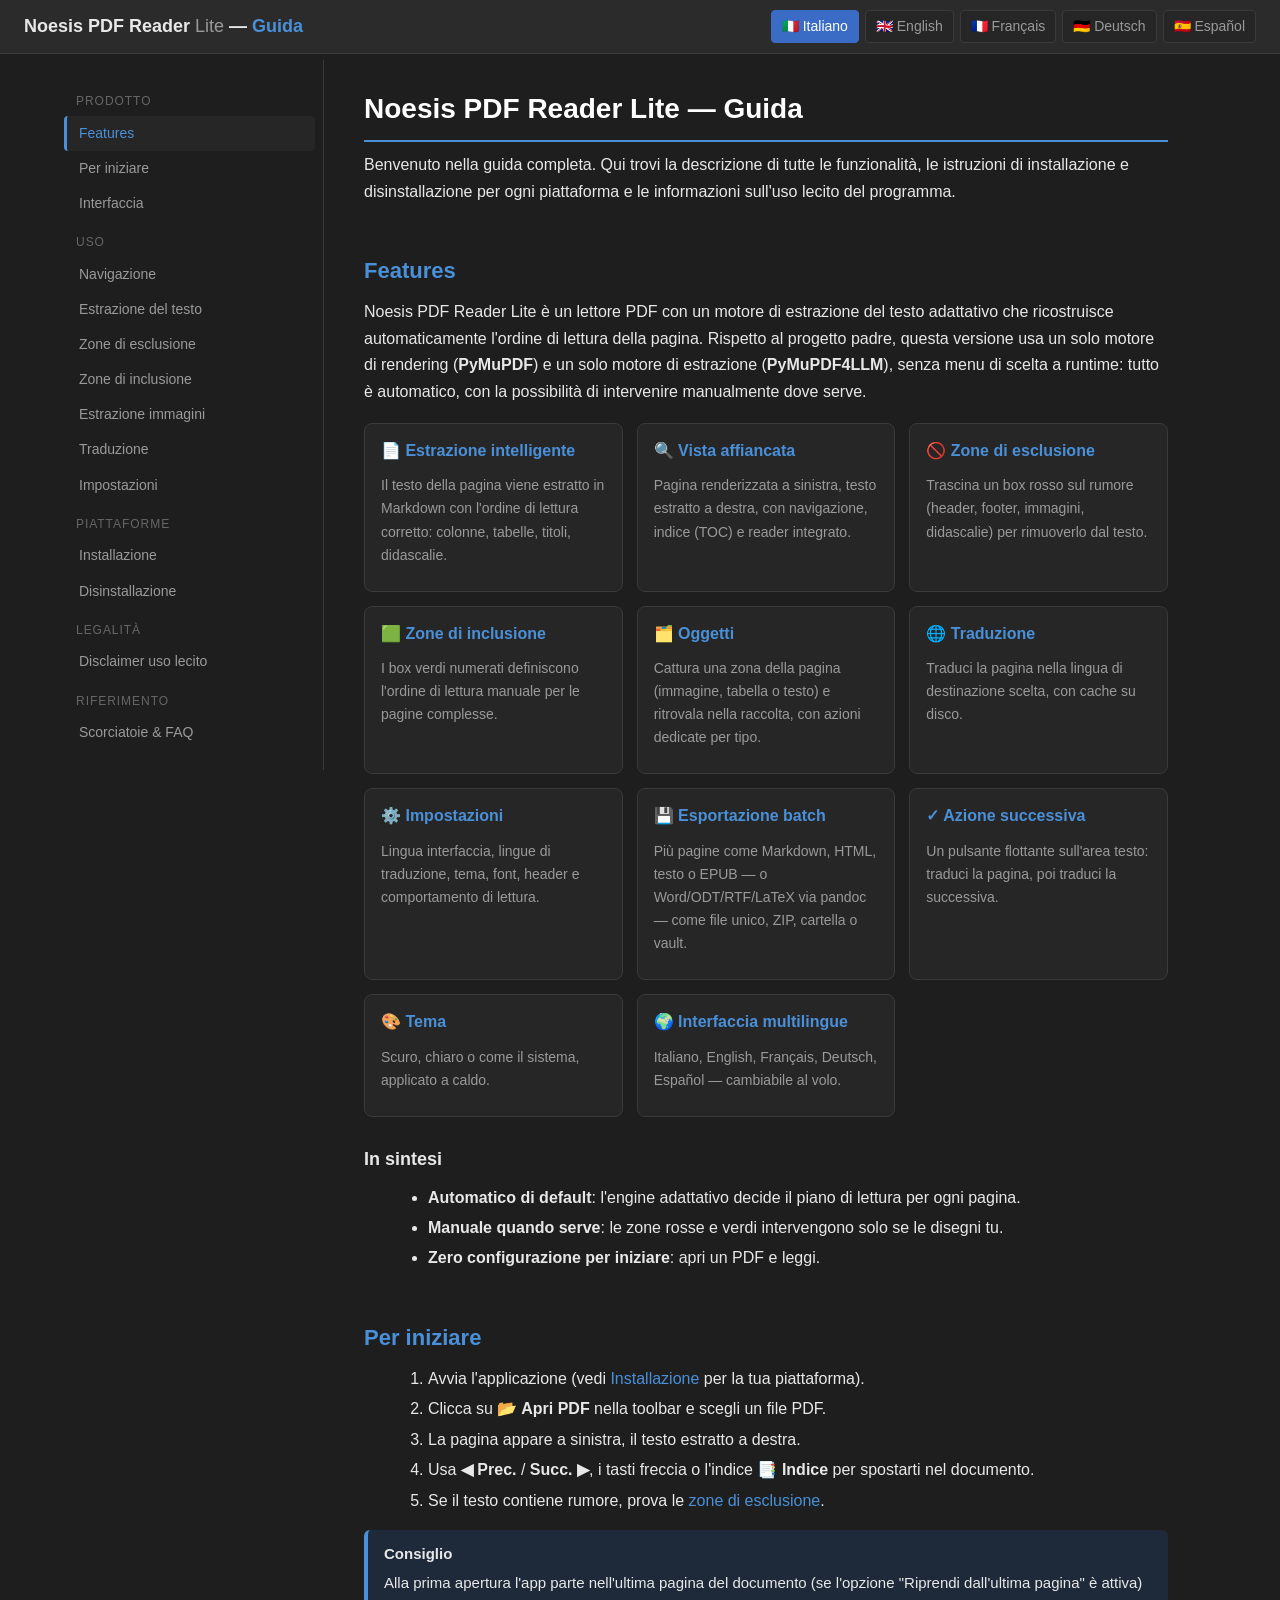
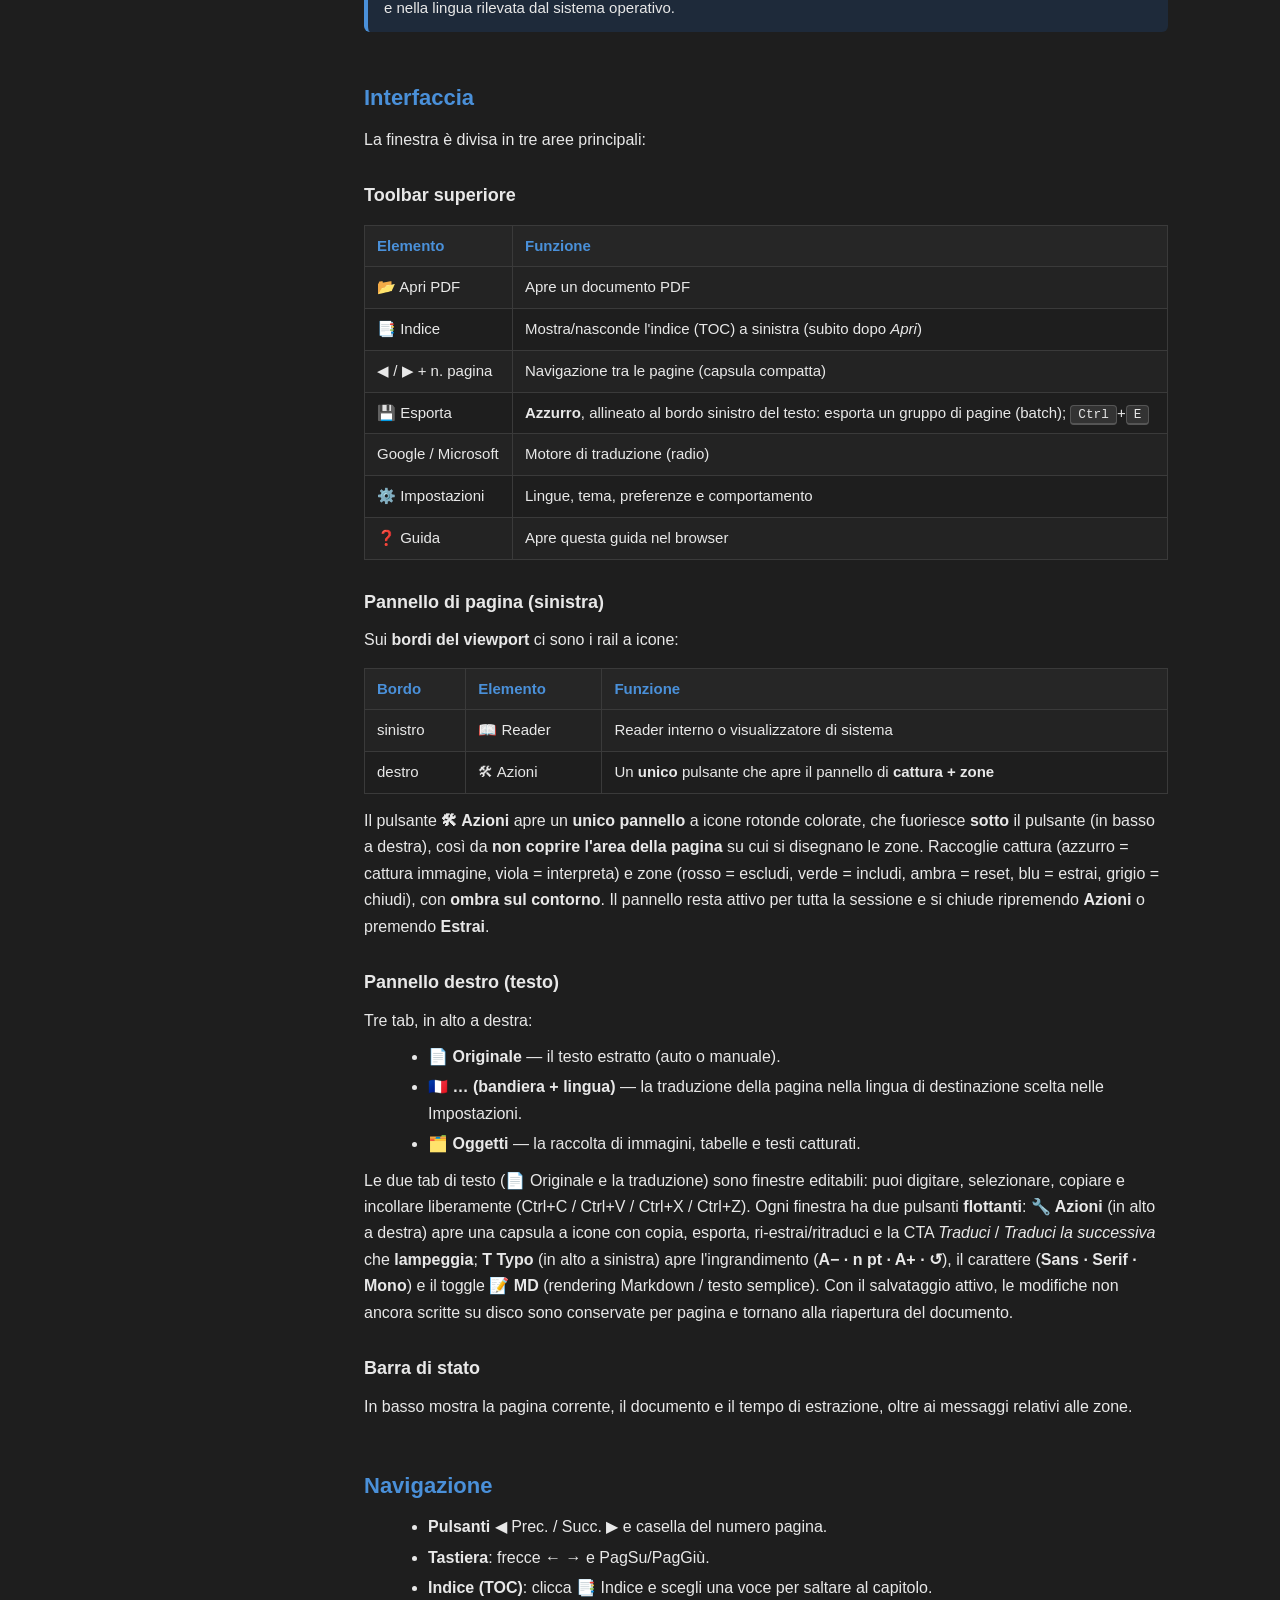
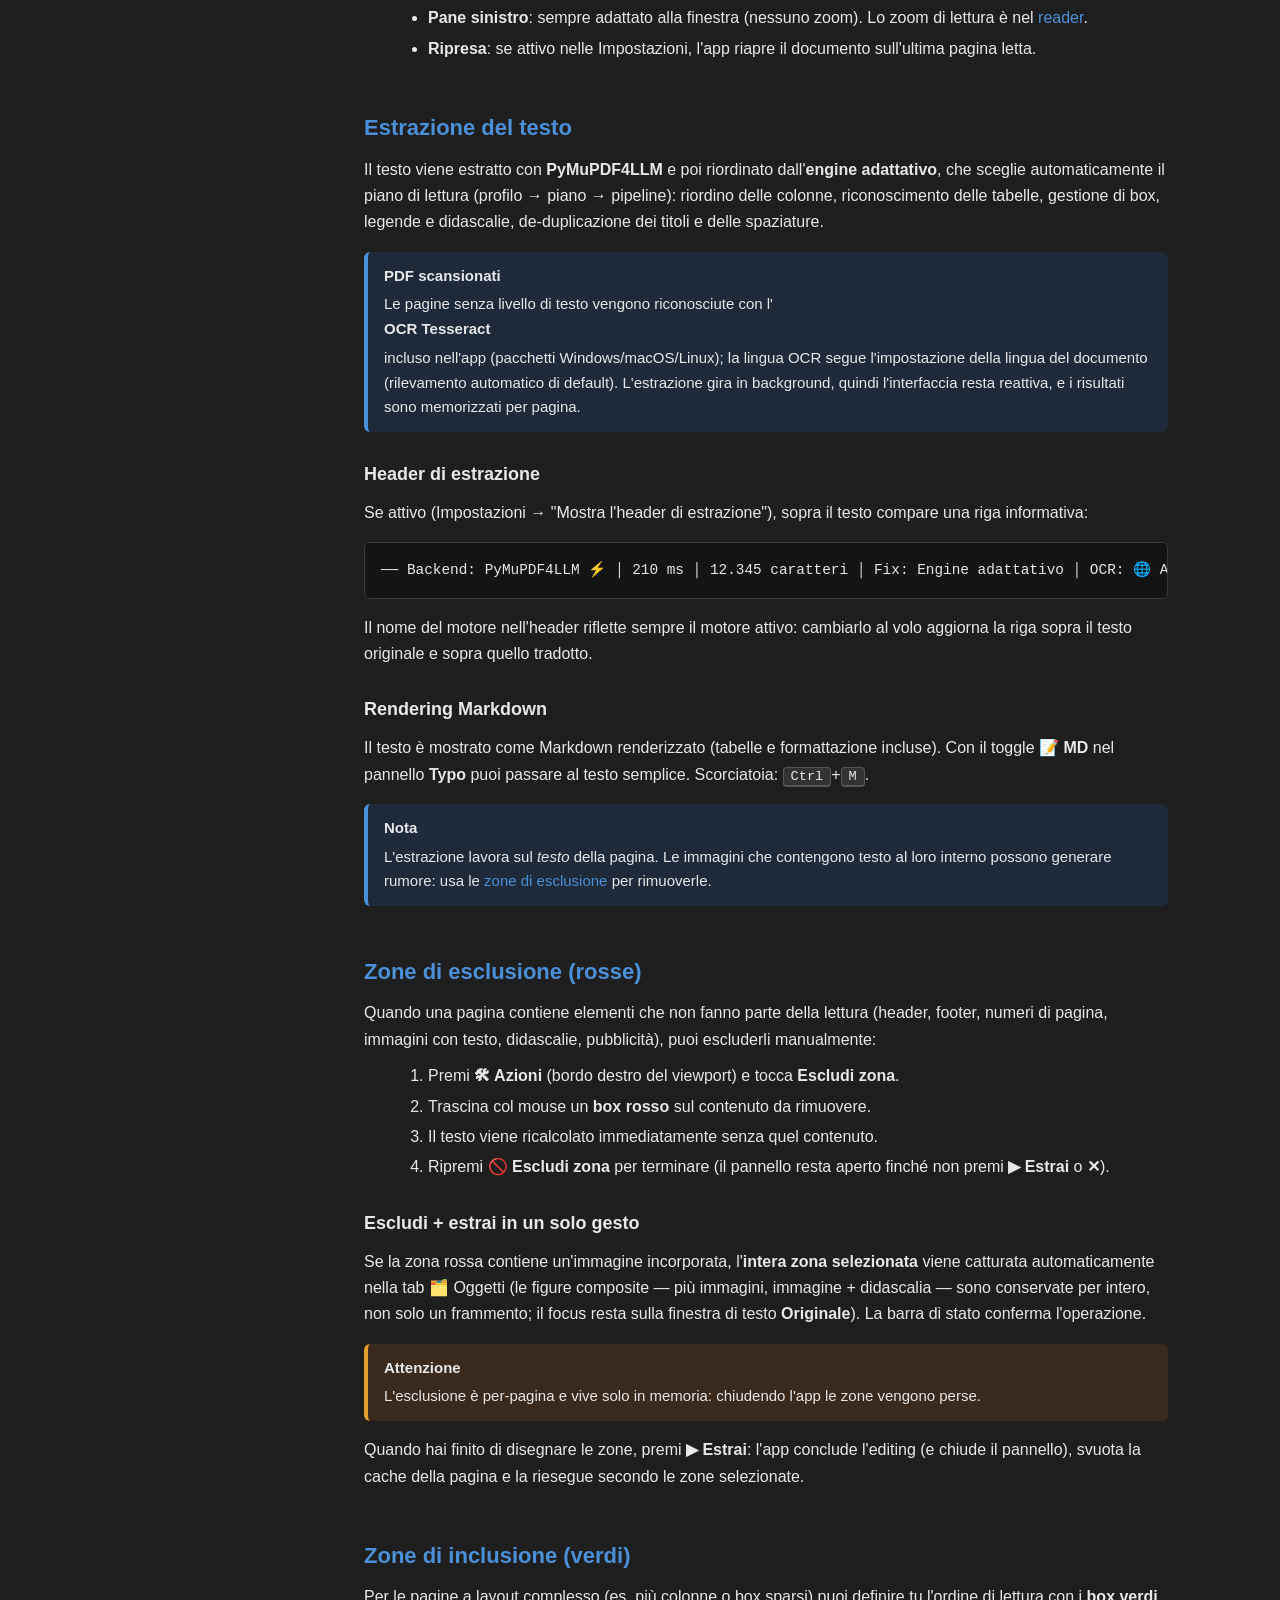
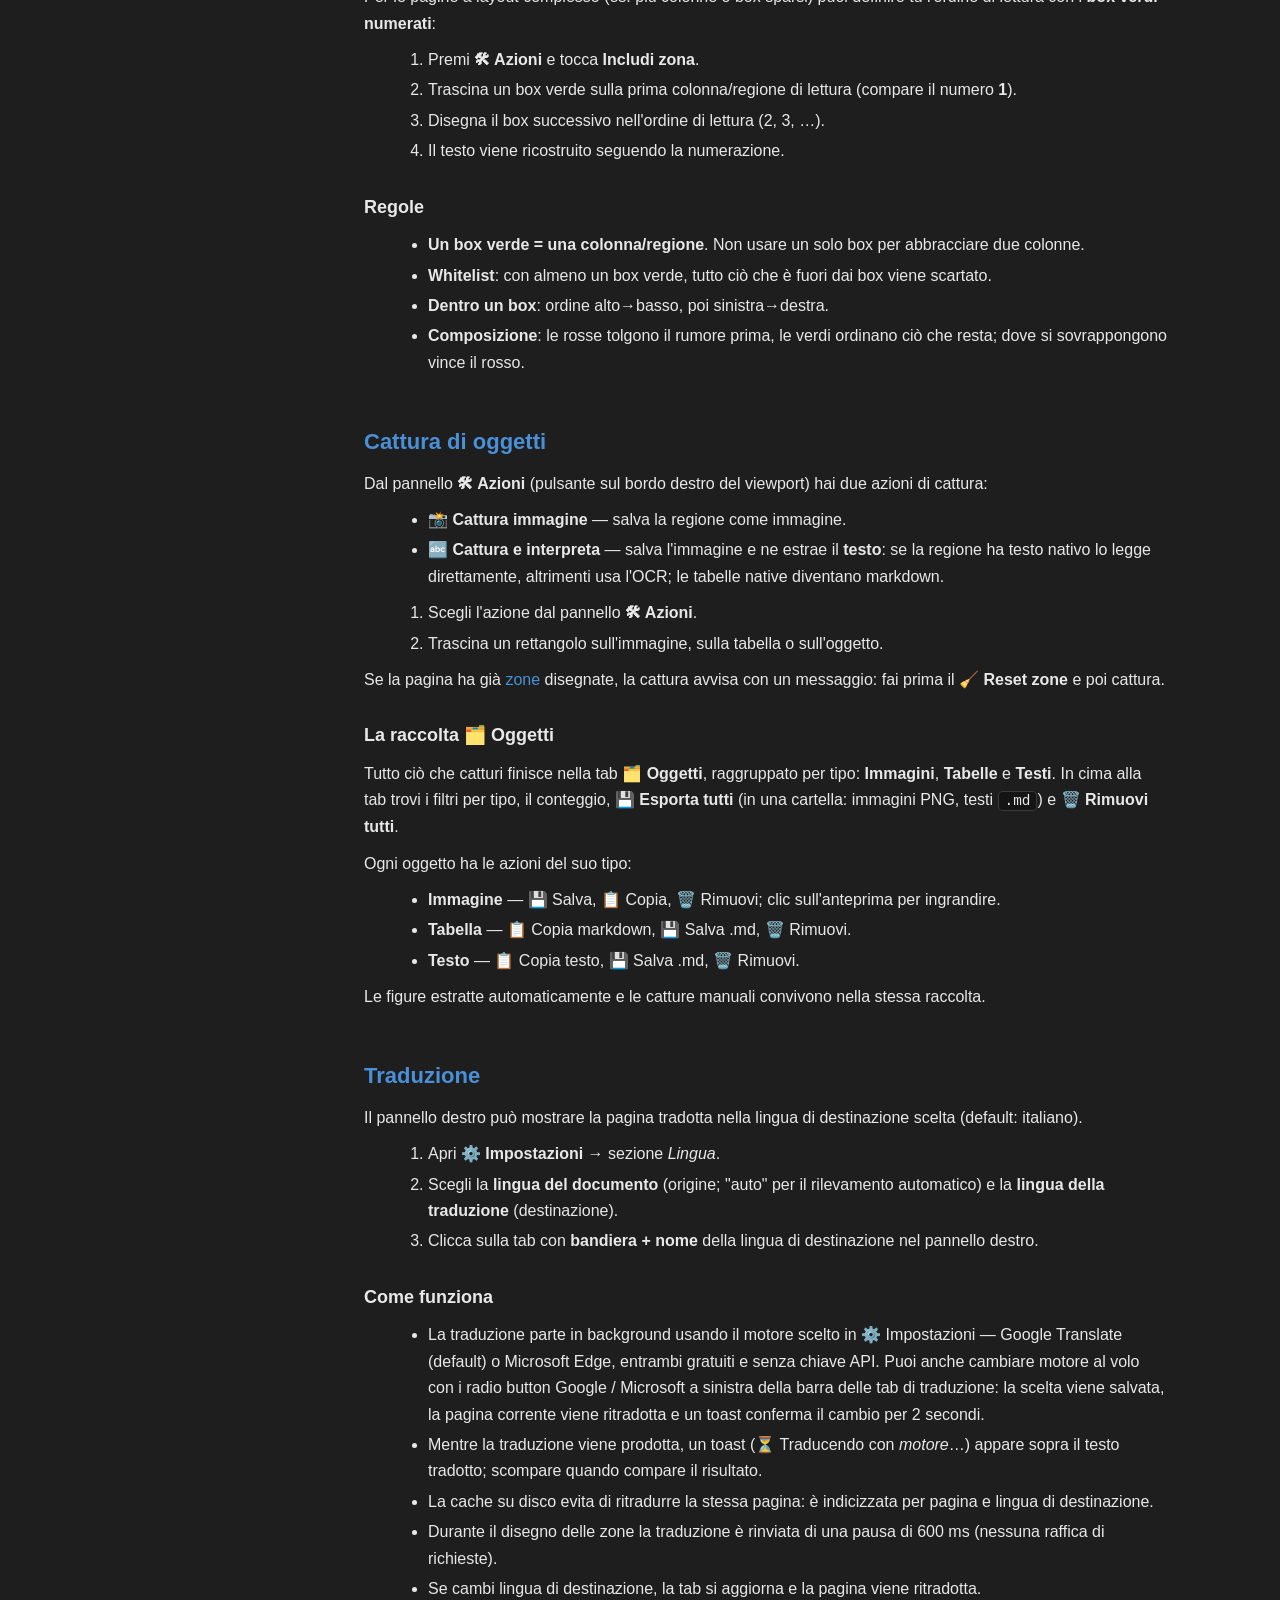
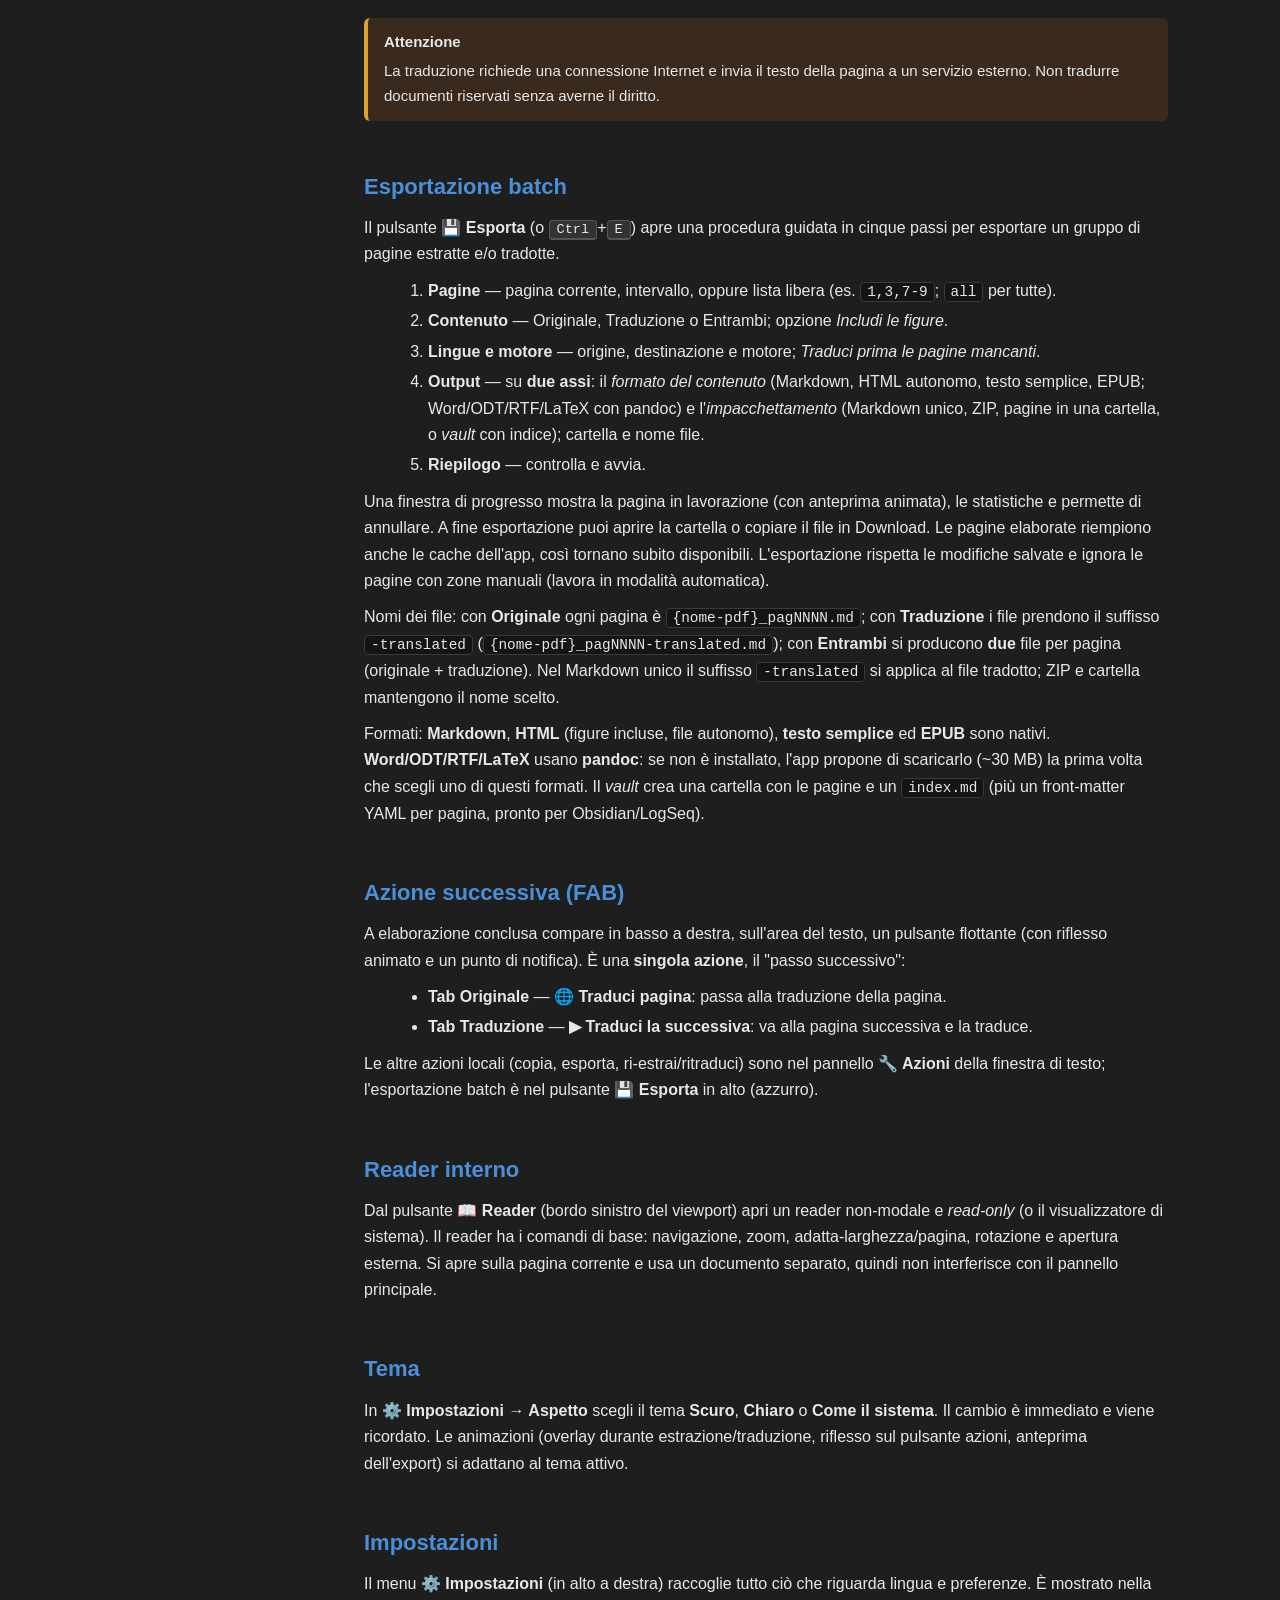
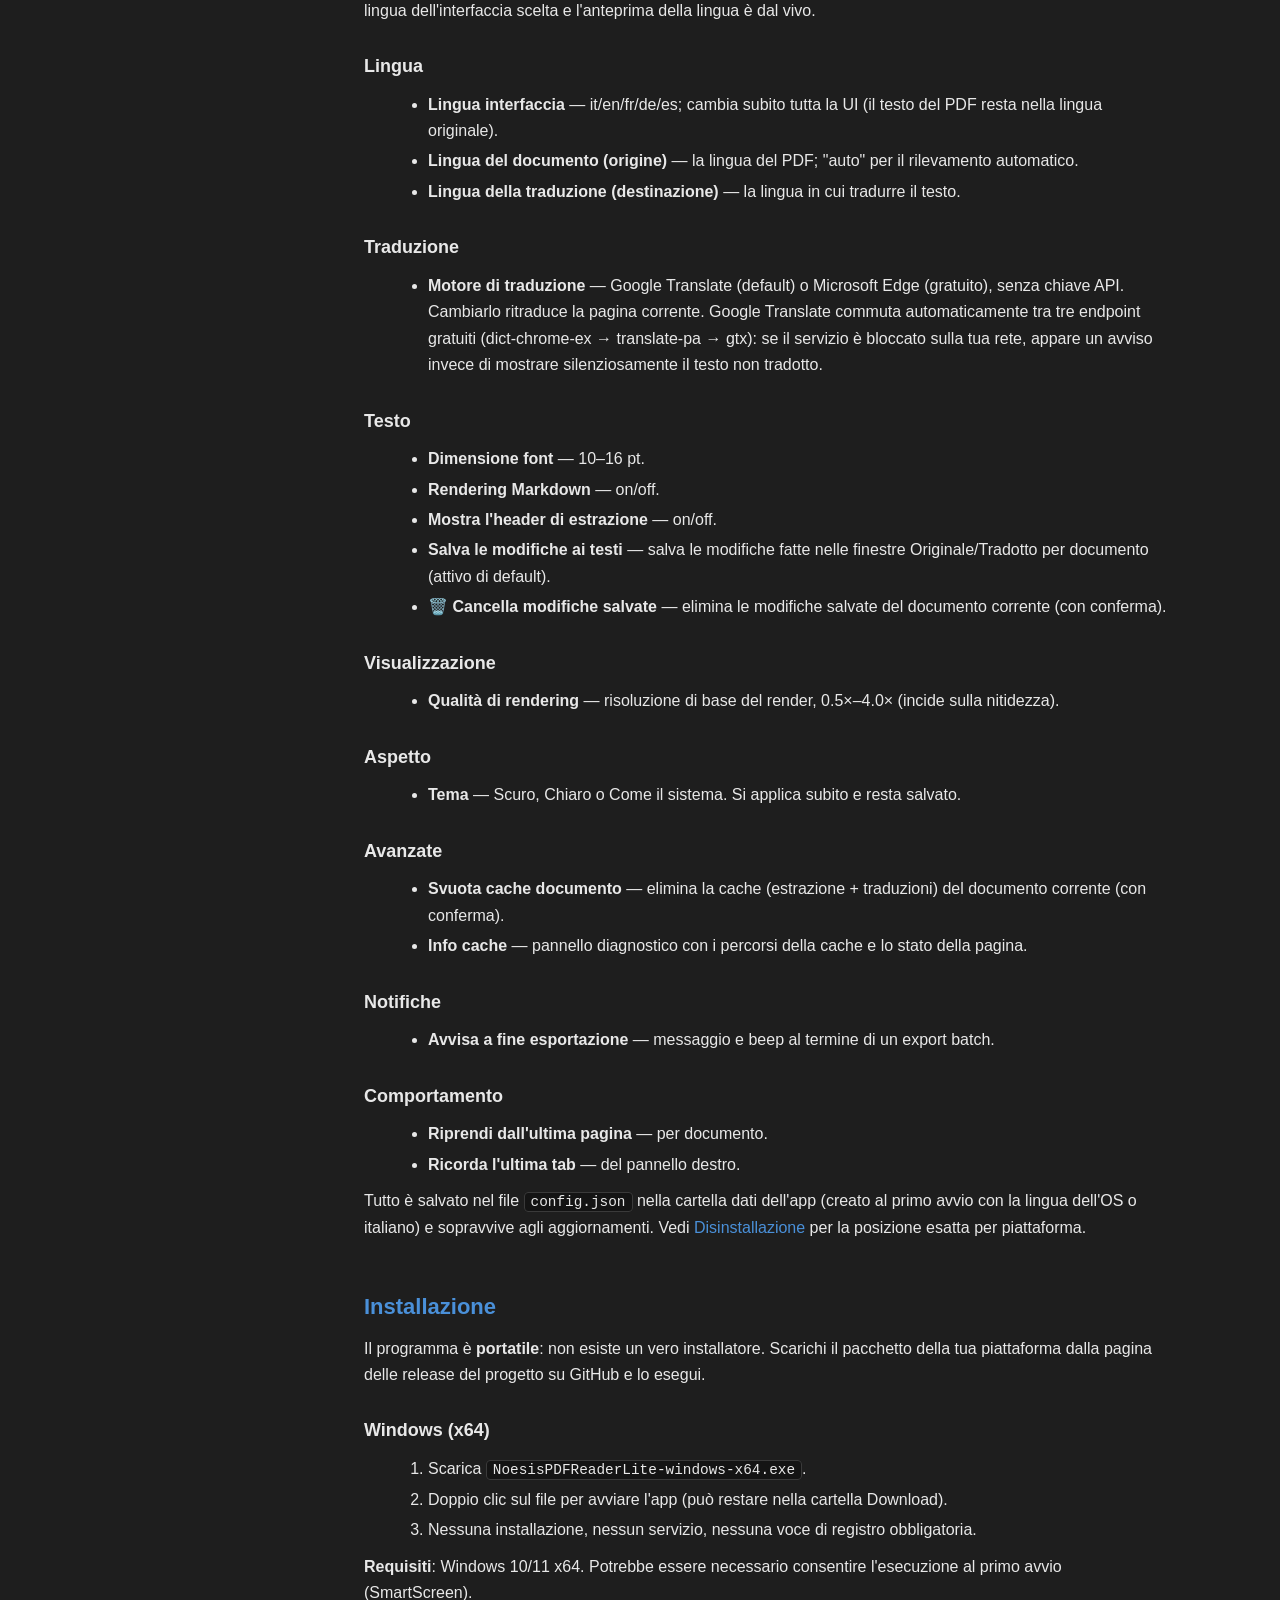
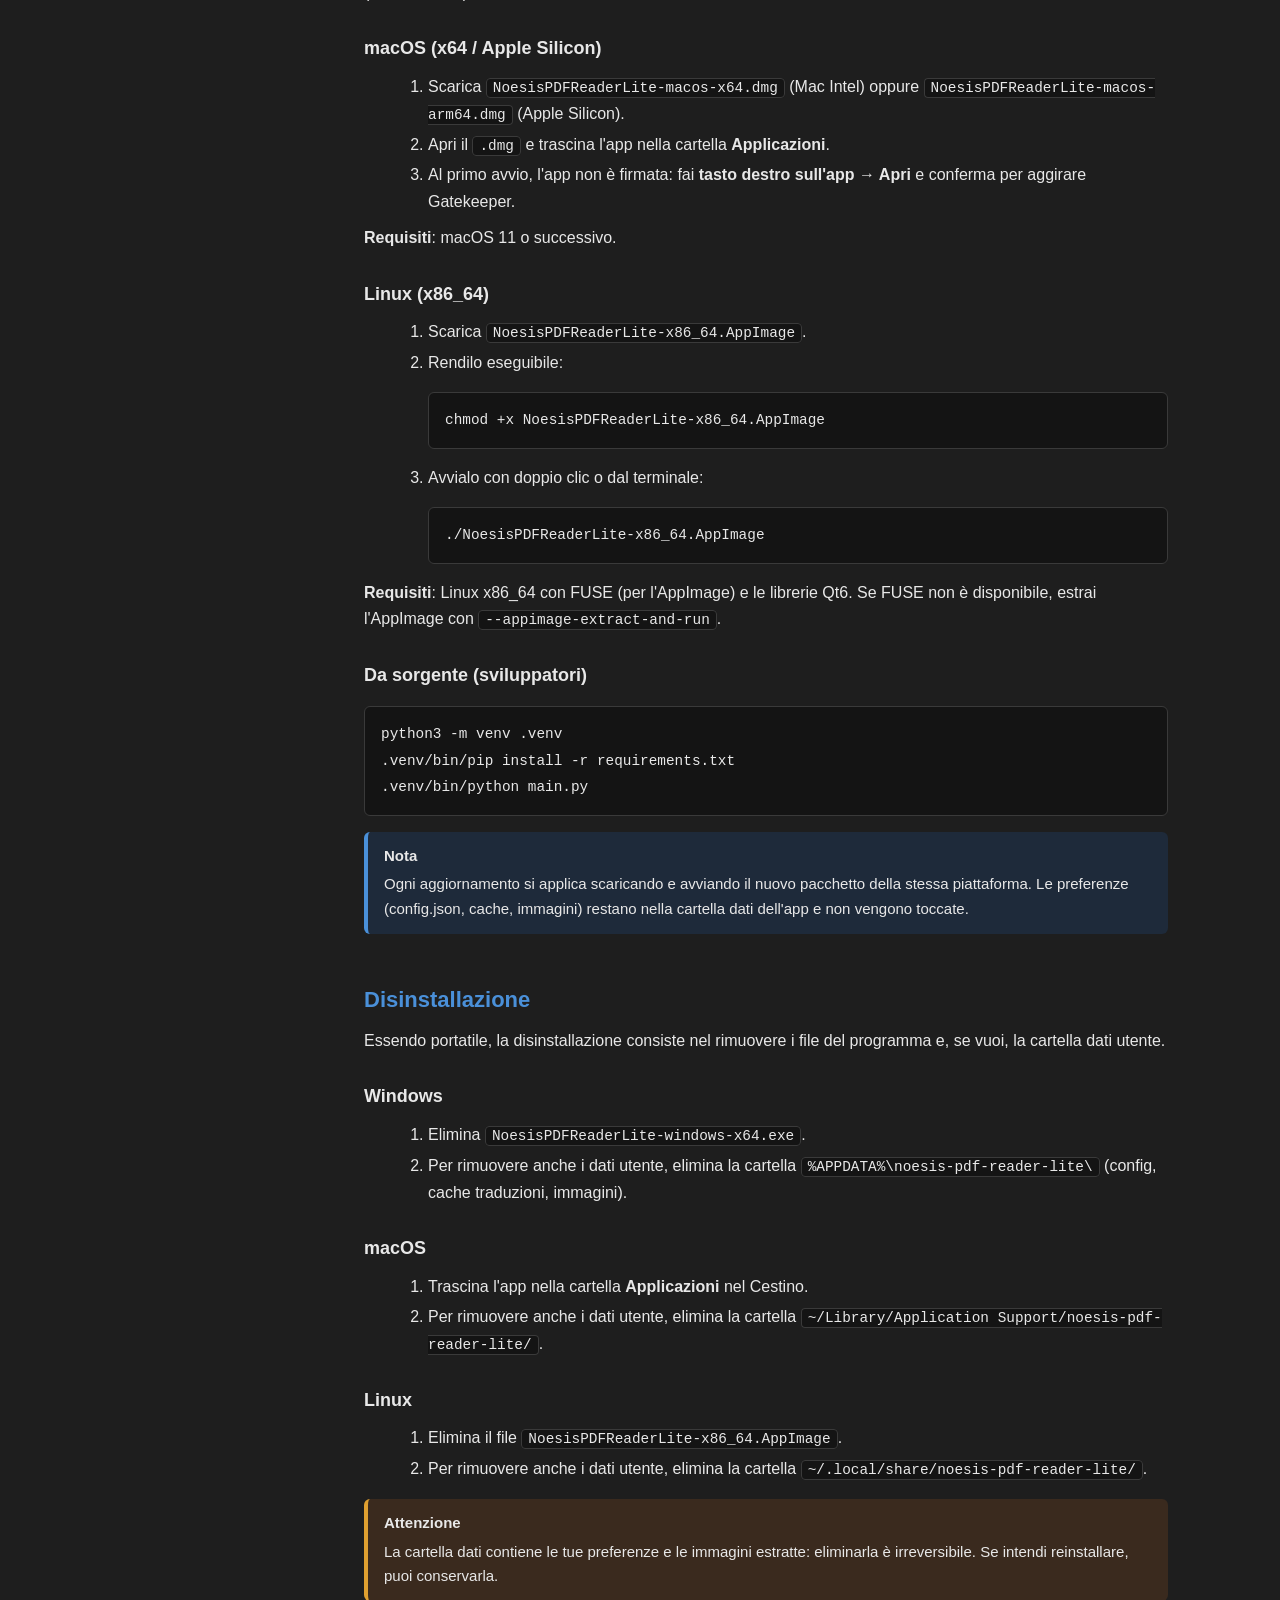
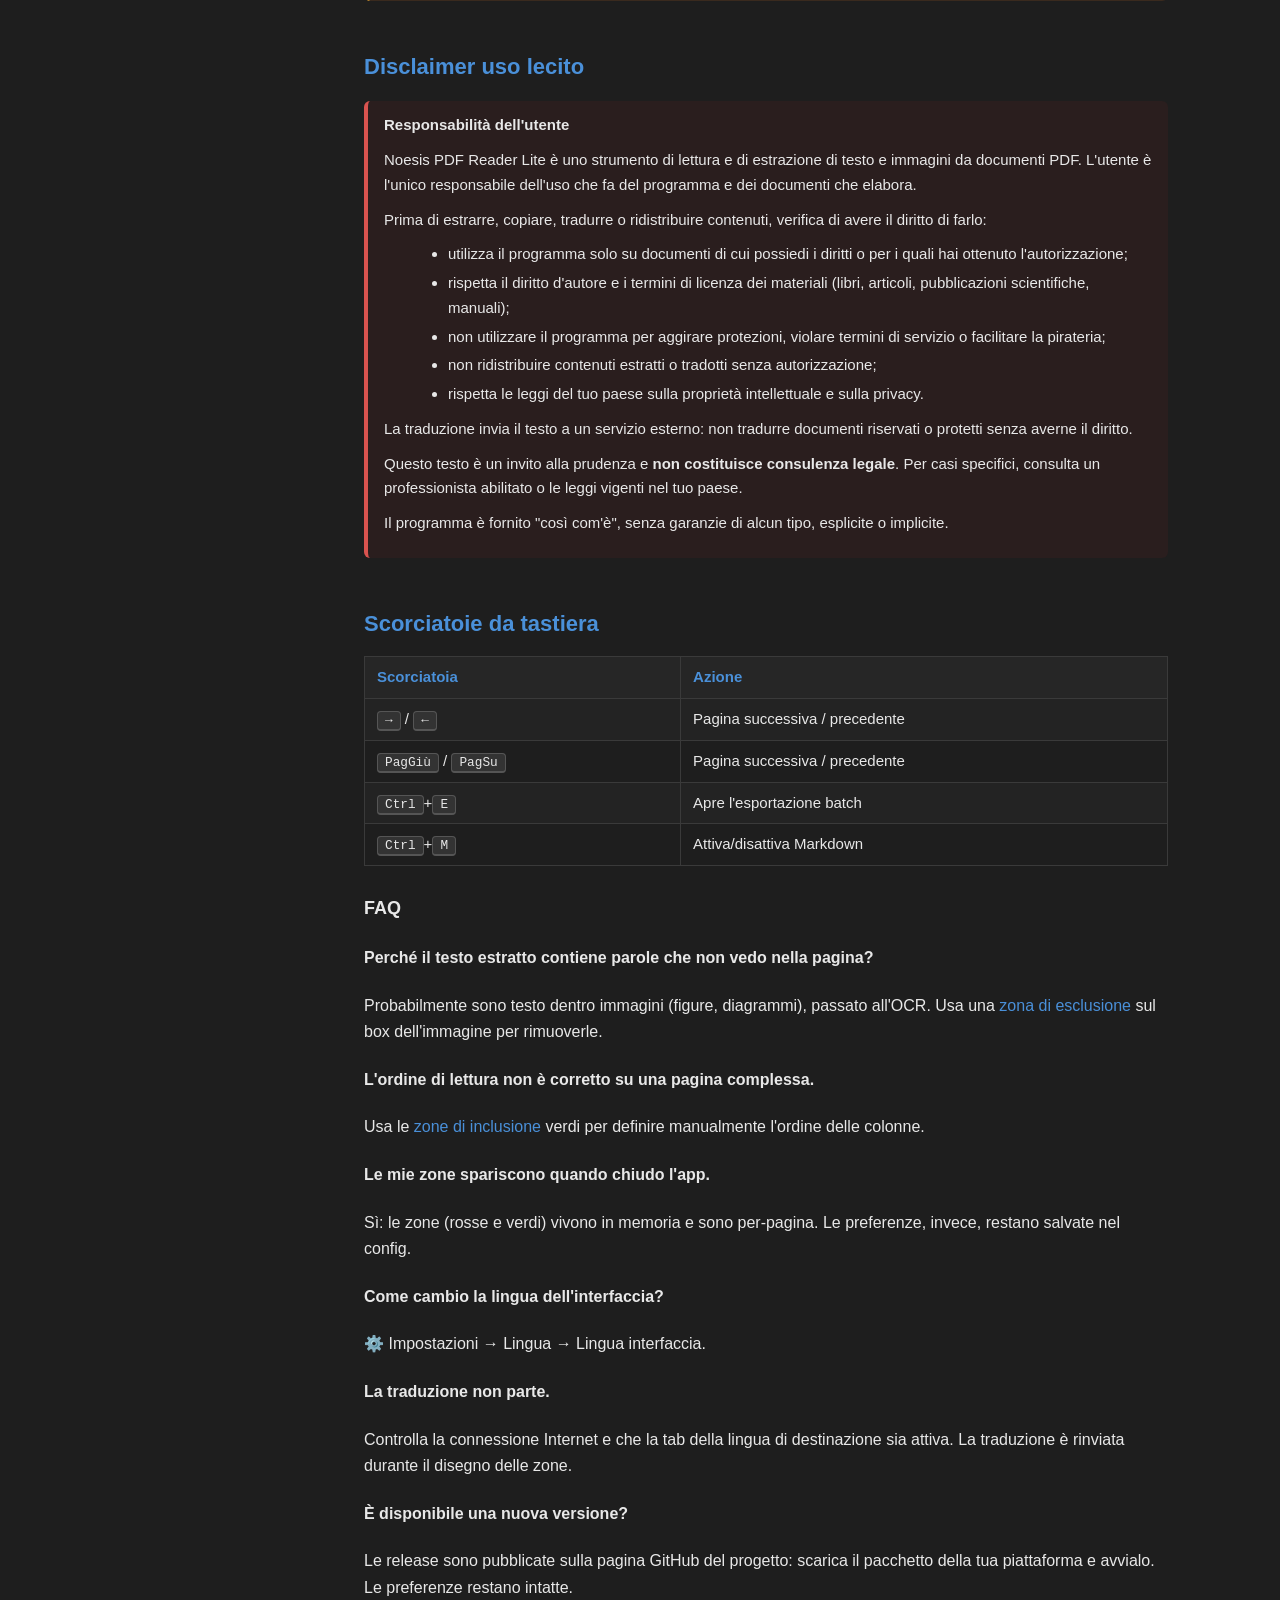
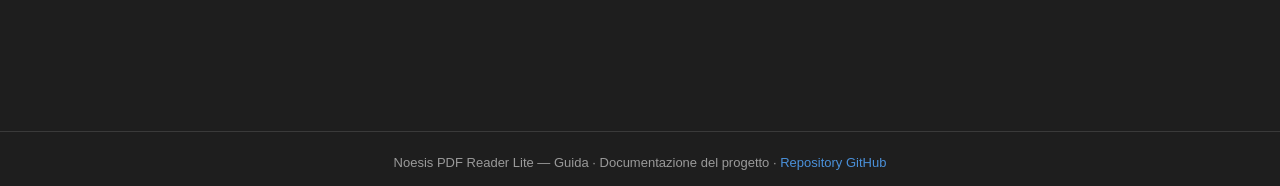
<file: docs/help/index.html>
<!DOCTYPE html>
<html lang="it">
<head>
  <meta charset="utf-8">
  <meta name="viewport" content="width=device-width, initial-scale=1">
  <title>Noesis PDF Reader Lite — Guida / Help</title>
  <meta http-equiv="refresh" content="0; url=it/">
  <style>
    body { font-family: 'Segoe UI', sans-serif; background: #1e1e1e; color: #e8e8e8;
           display: flex; align-items: center; justify-content: center; height: 100vh; margin: 0; }
    a { color: #4a90d9; }
  </style>
</head>
<body>
  <p>Reindirizzamento… / Redirecting… · <a href="it/">Guida in italiano</a> ·
     <a href="en/">English help</a> · <a href="fr/">Aide en français</a> ·
     <a href="de/">Hilfe auf Deutsch</a> · <a href="es/">Ayuda en español</a></p>
</body>
</html>
</file>
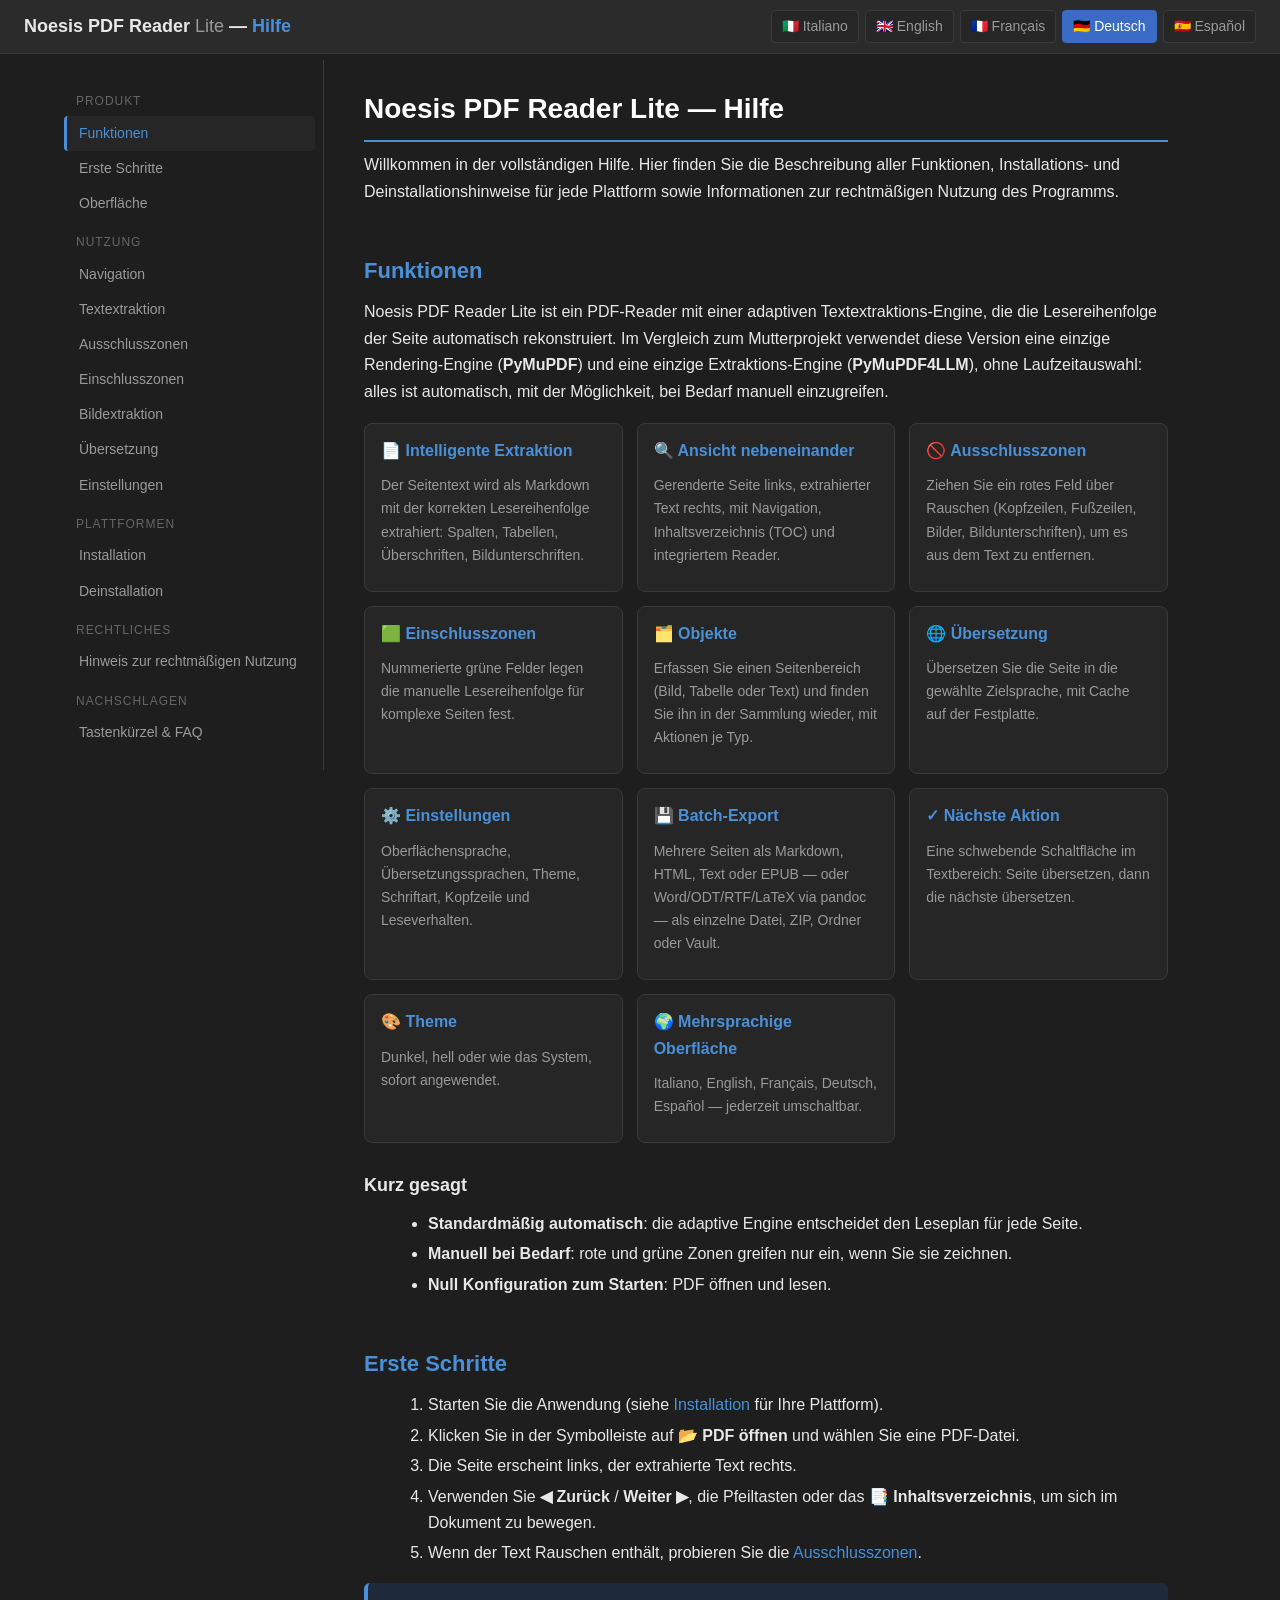
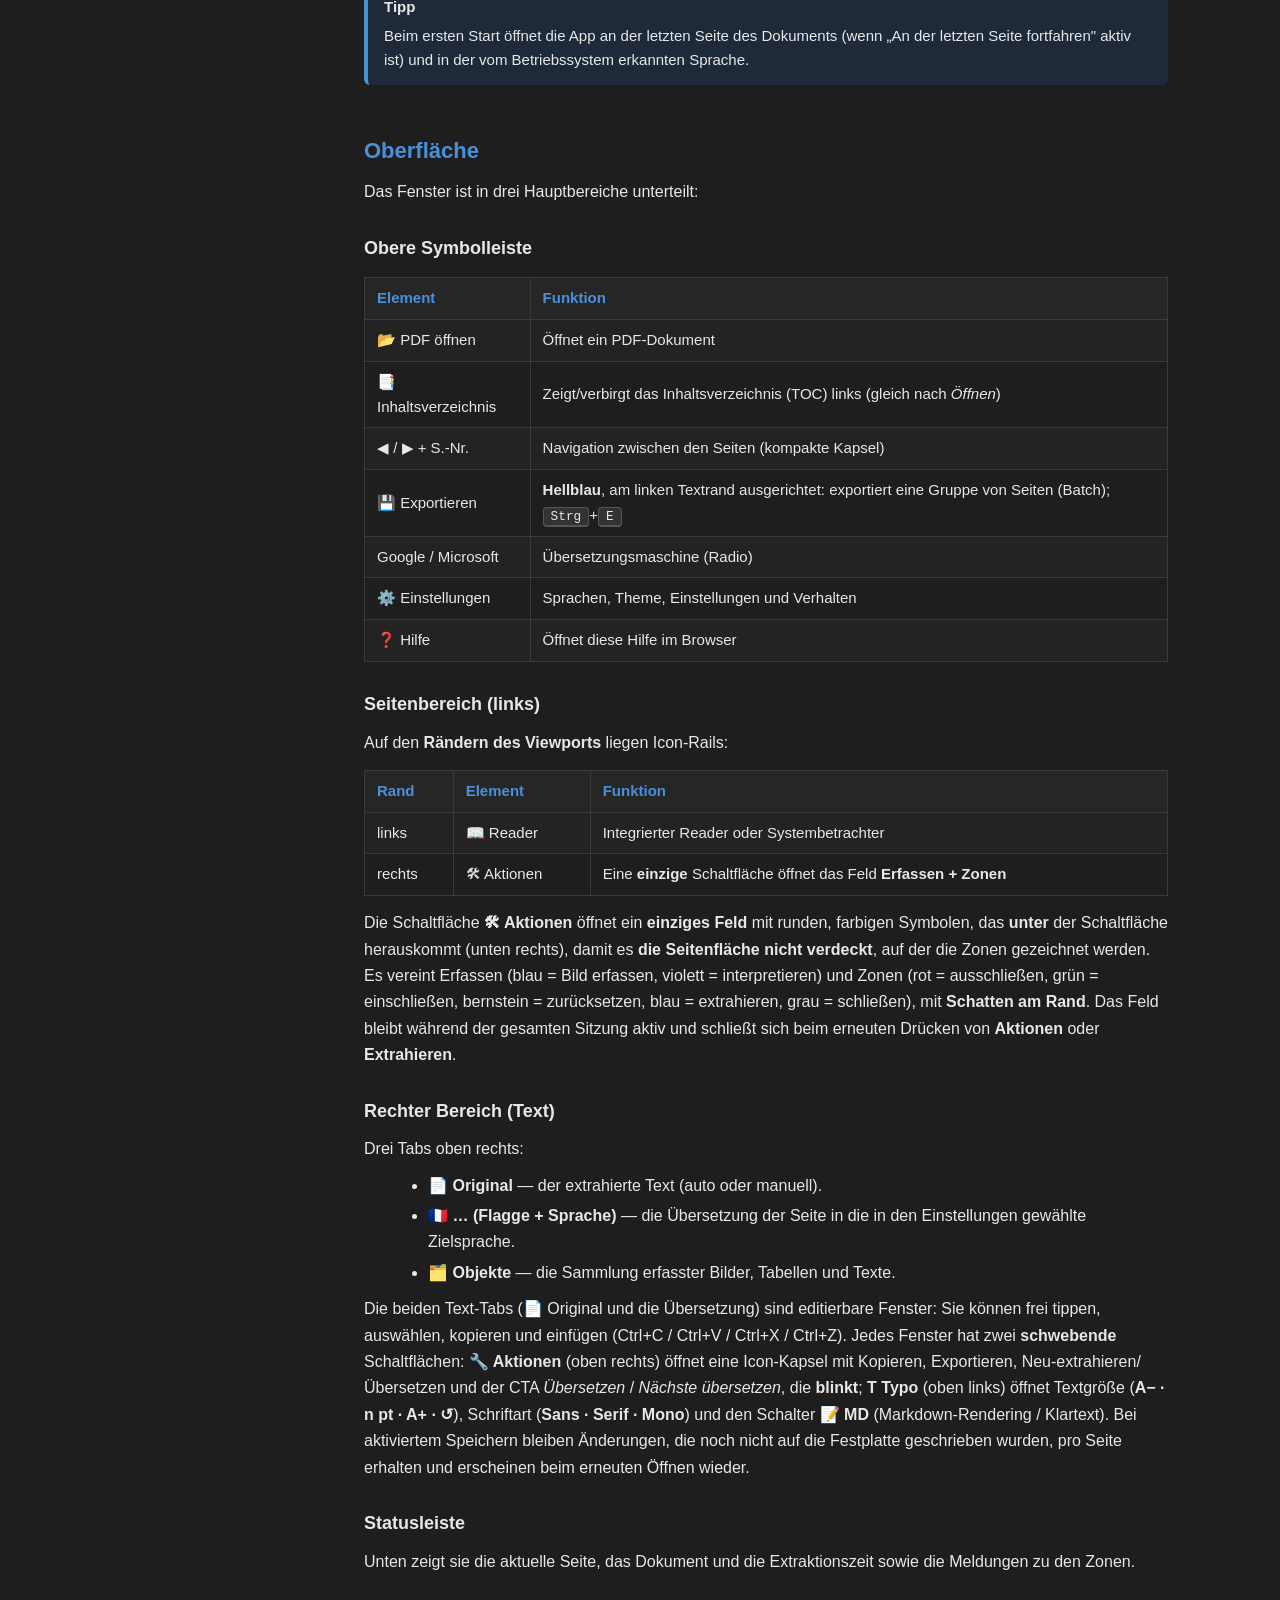
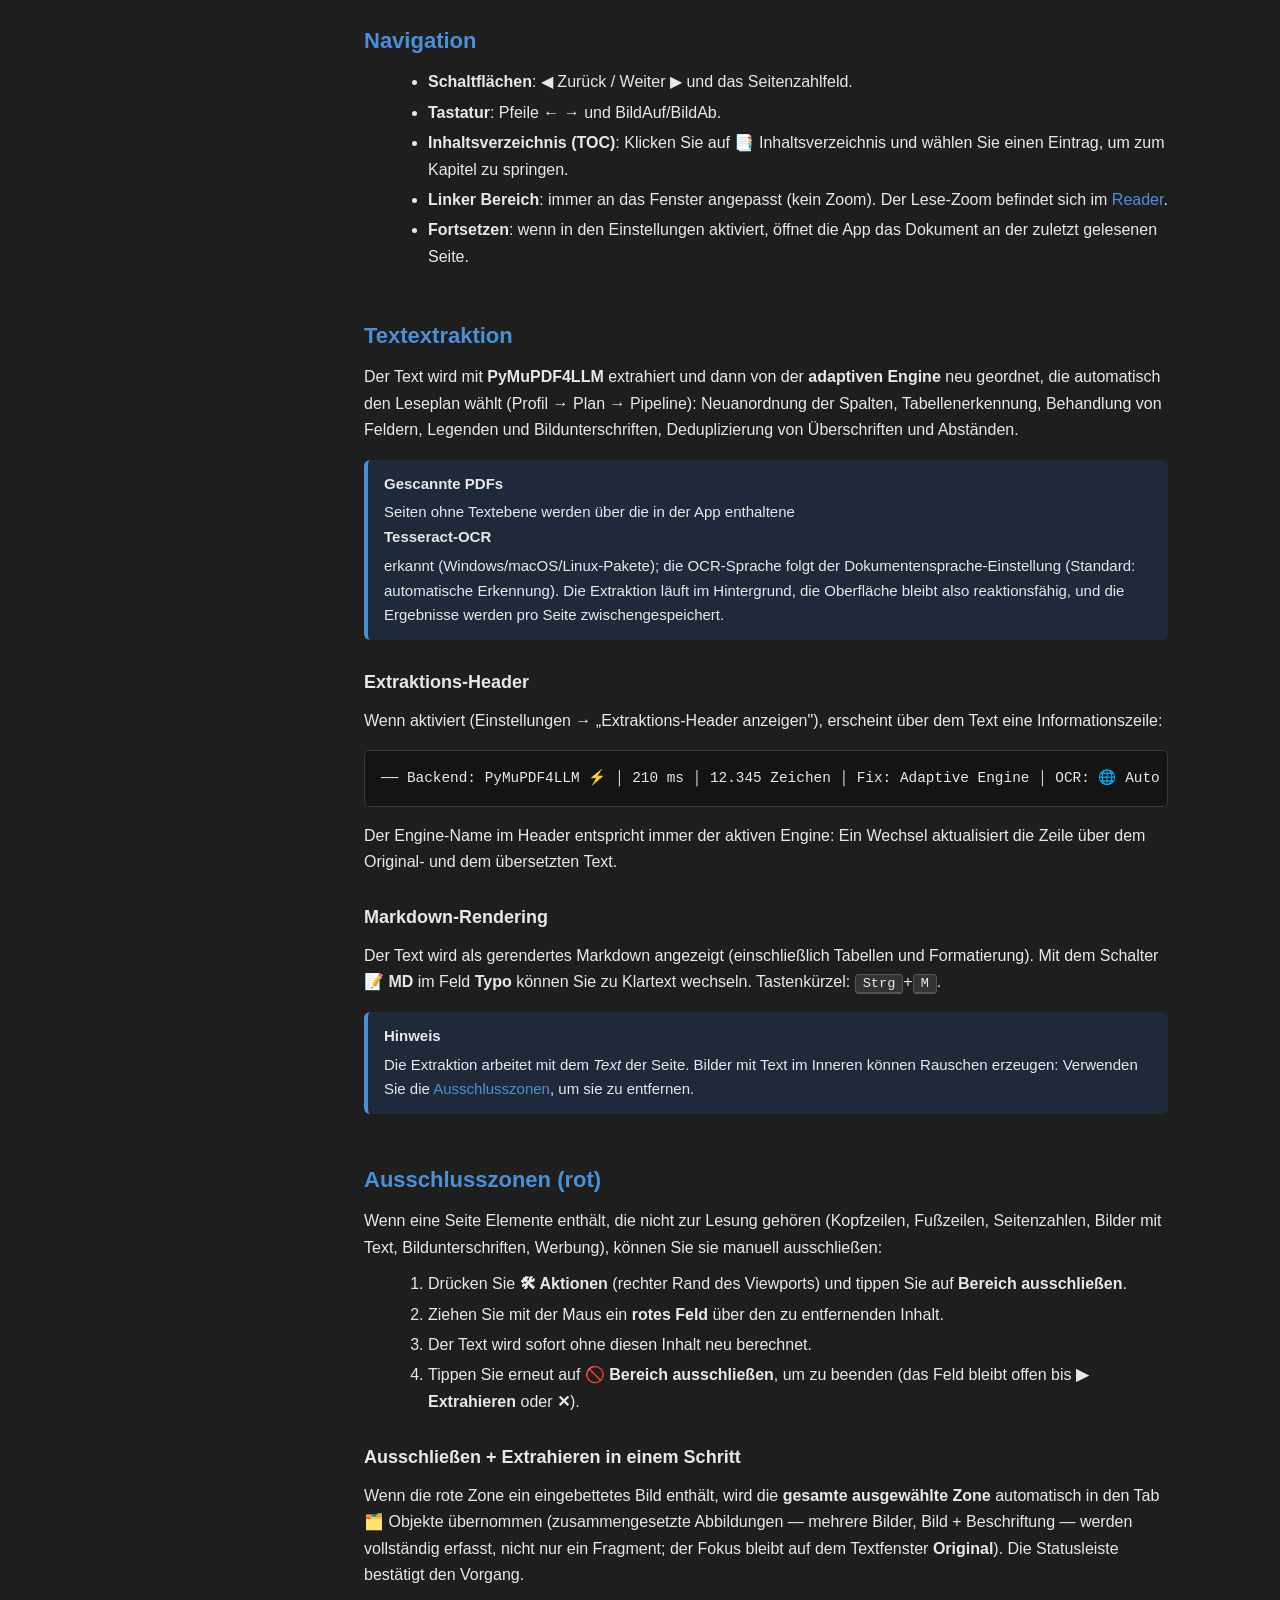
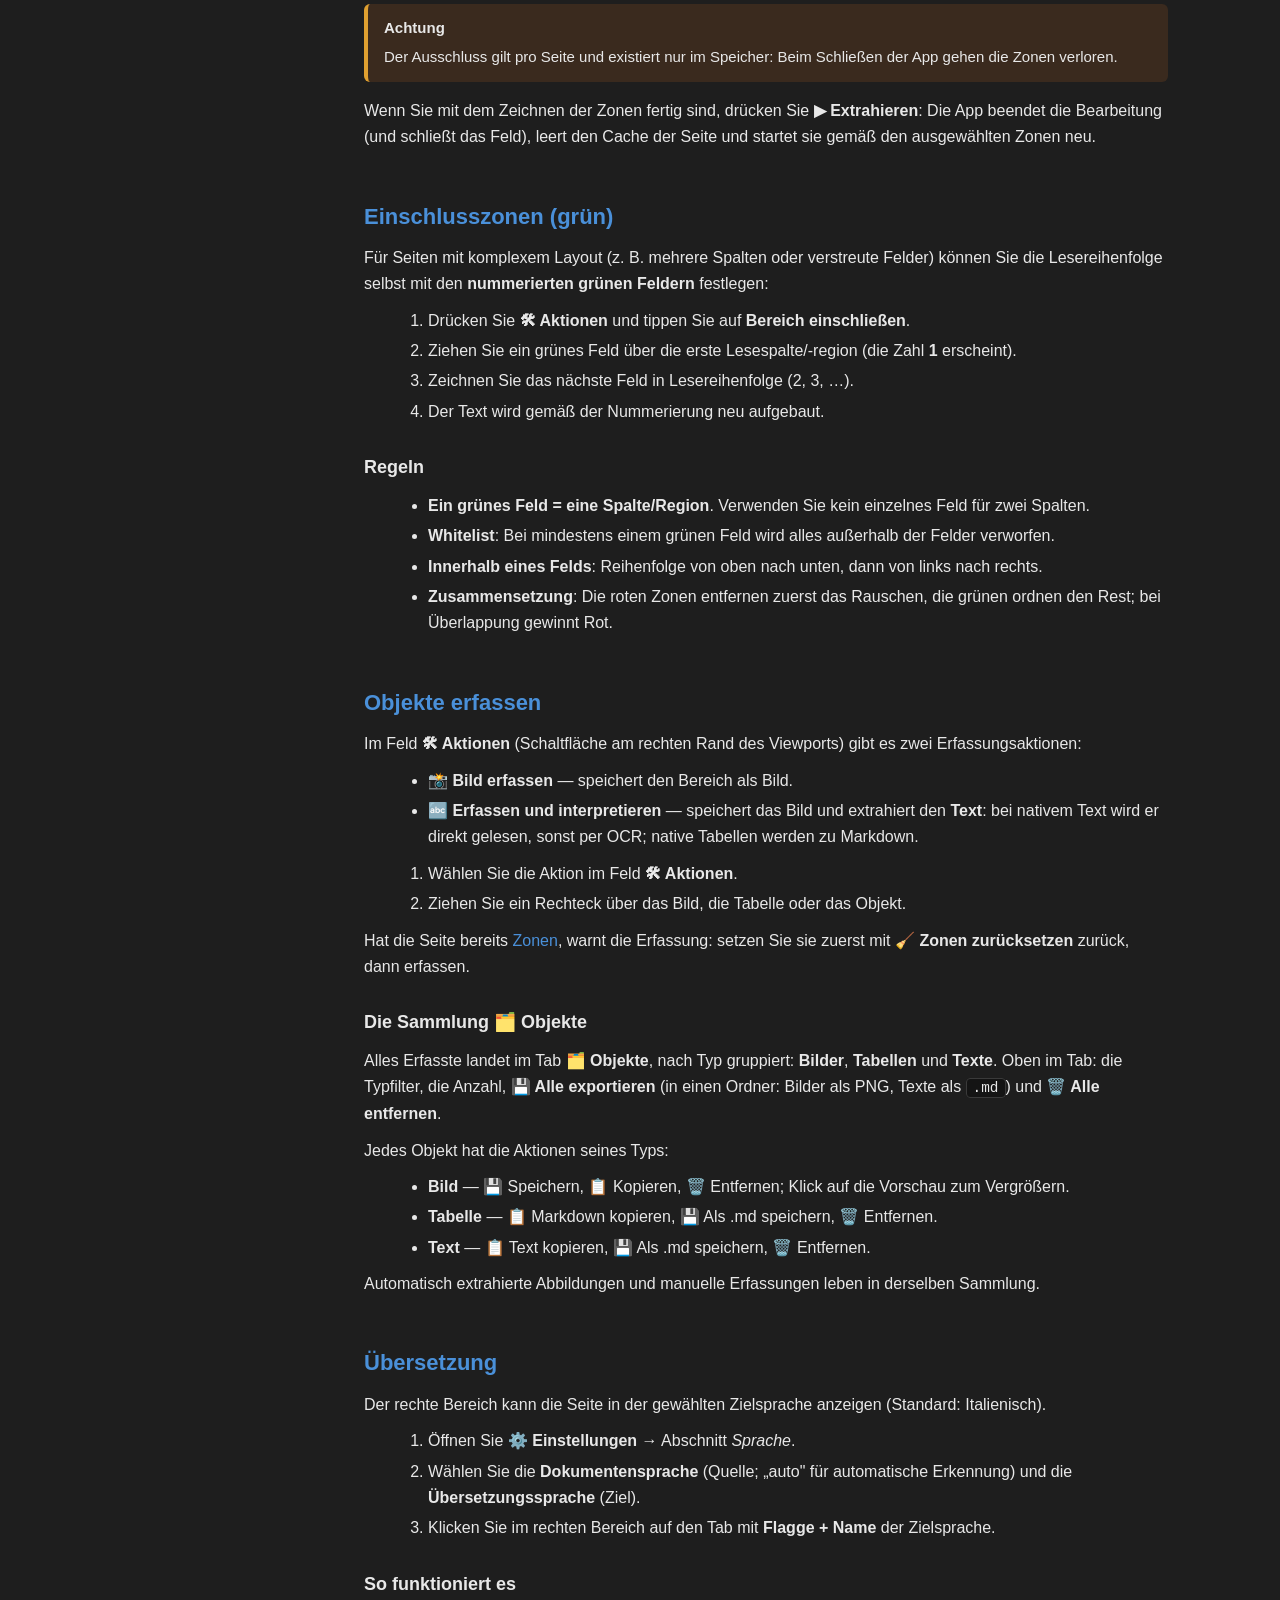
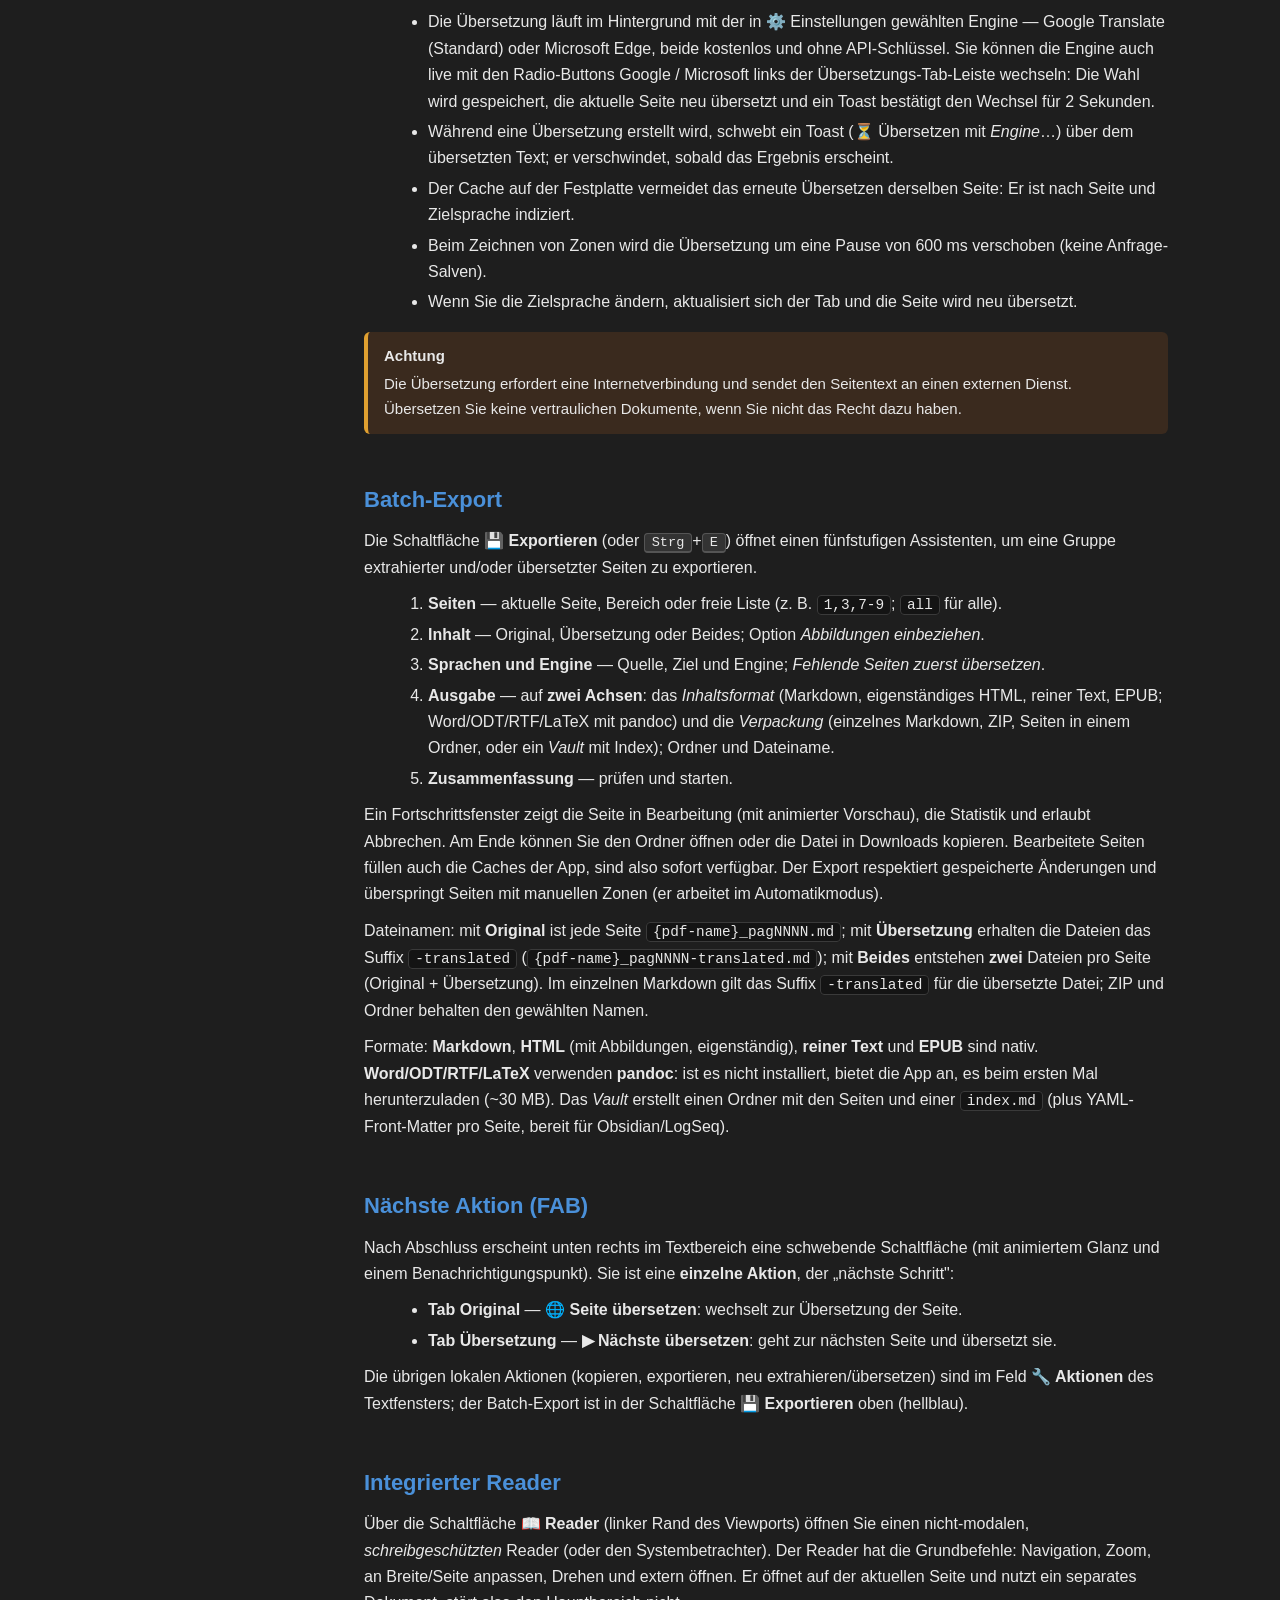
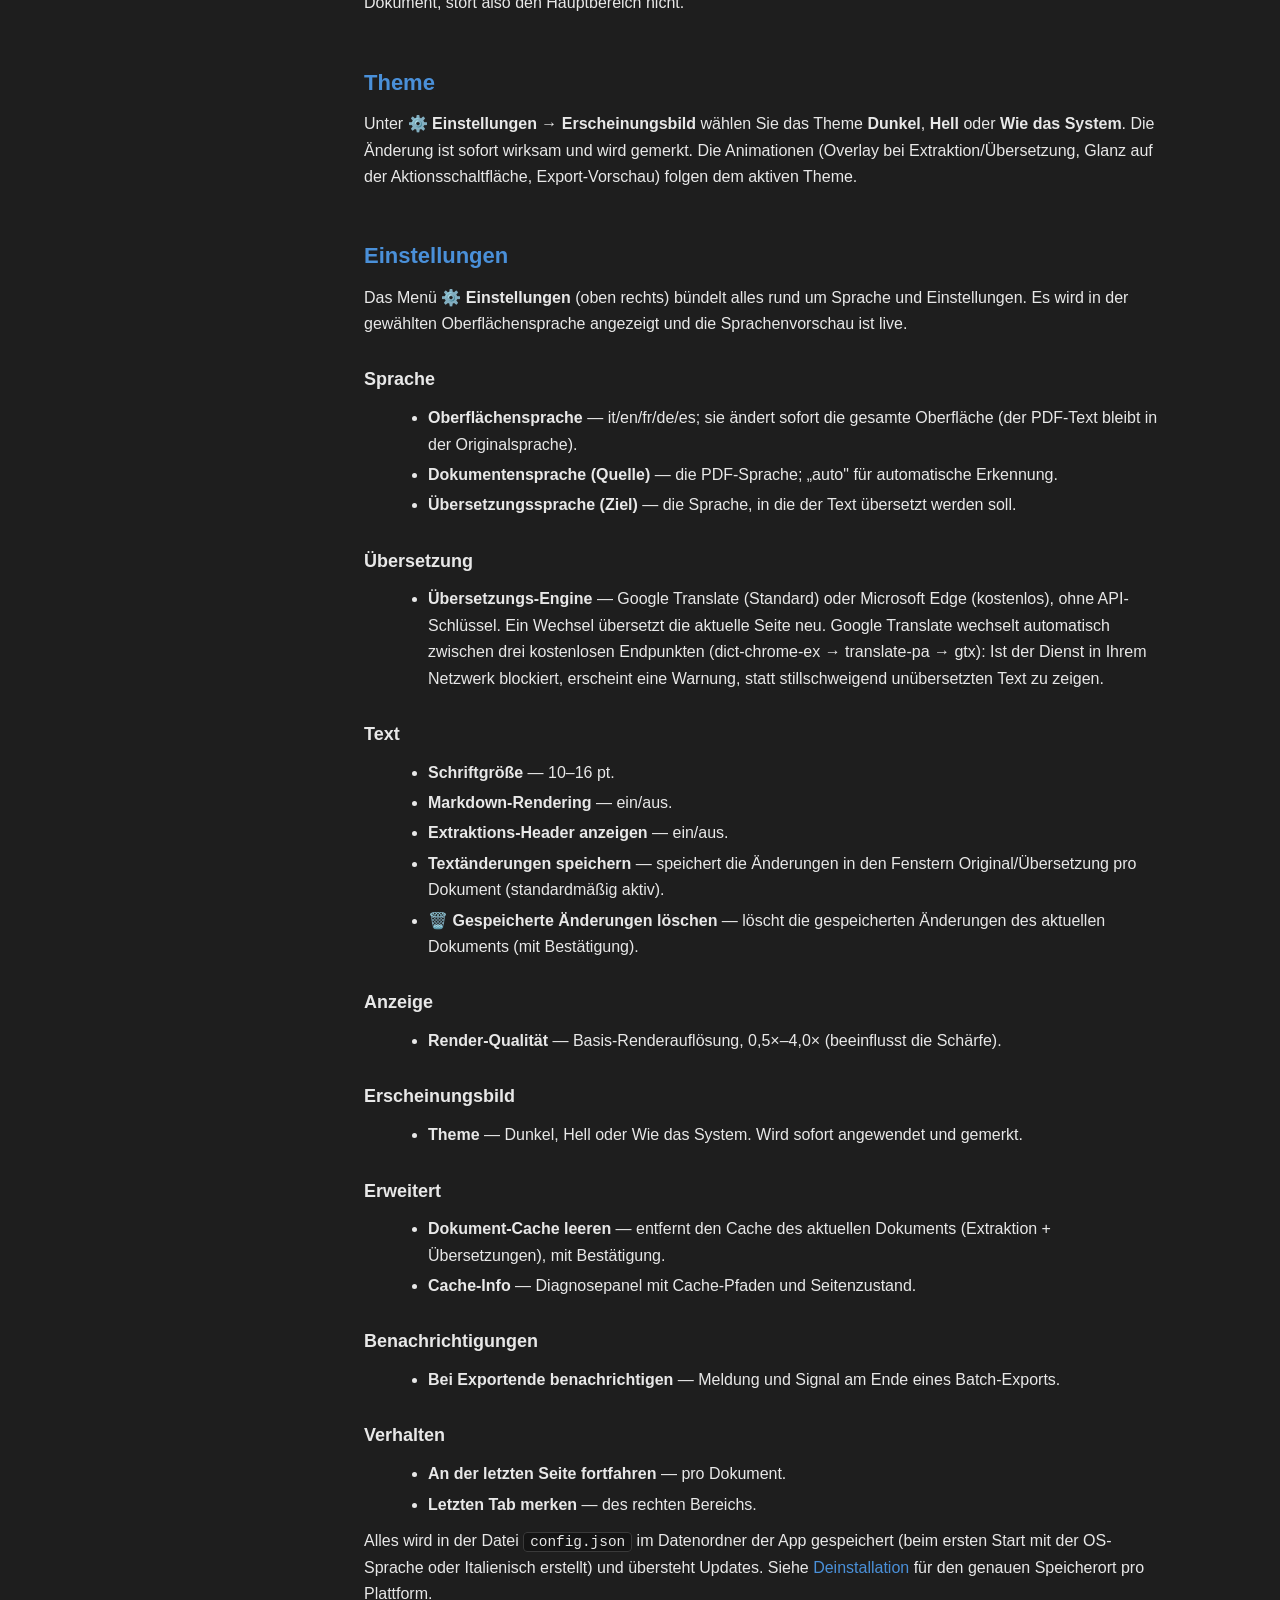
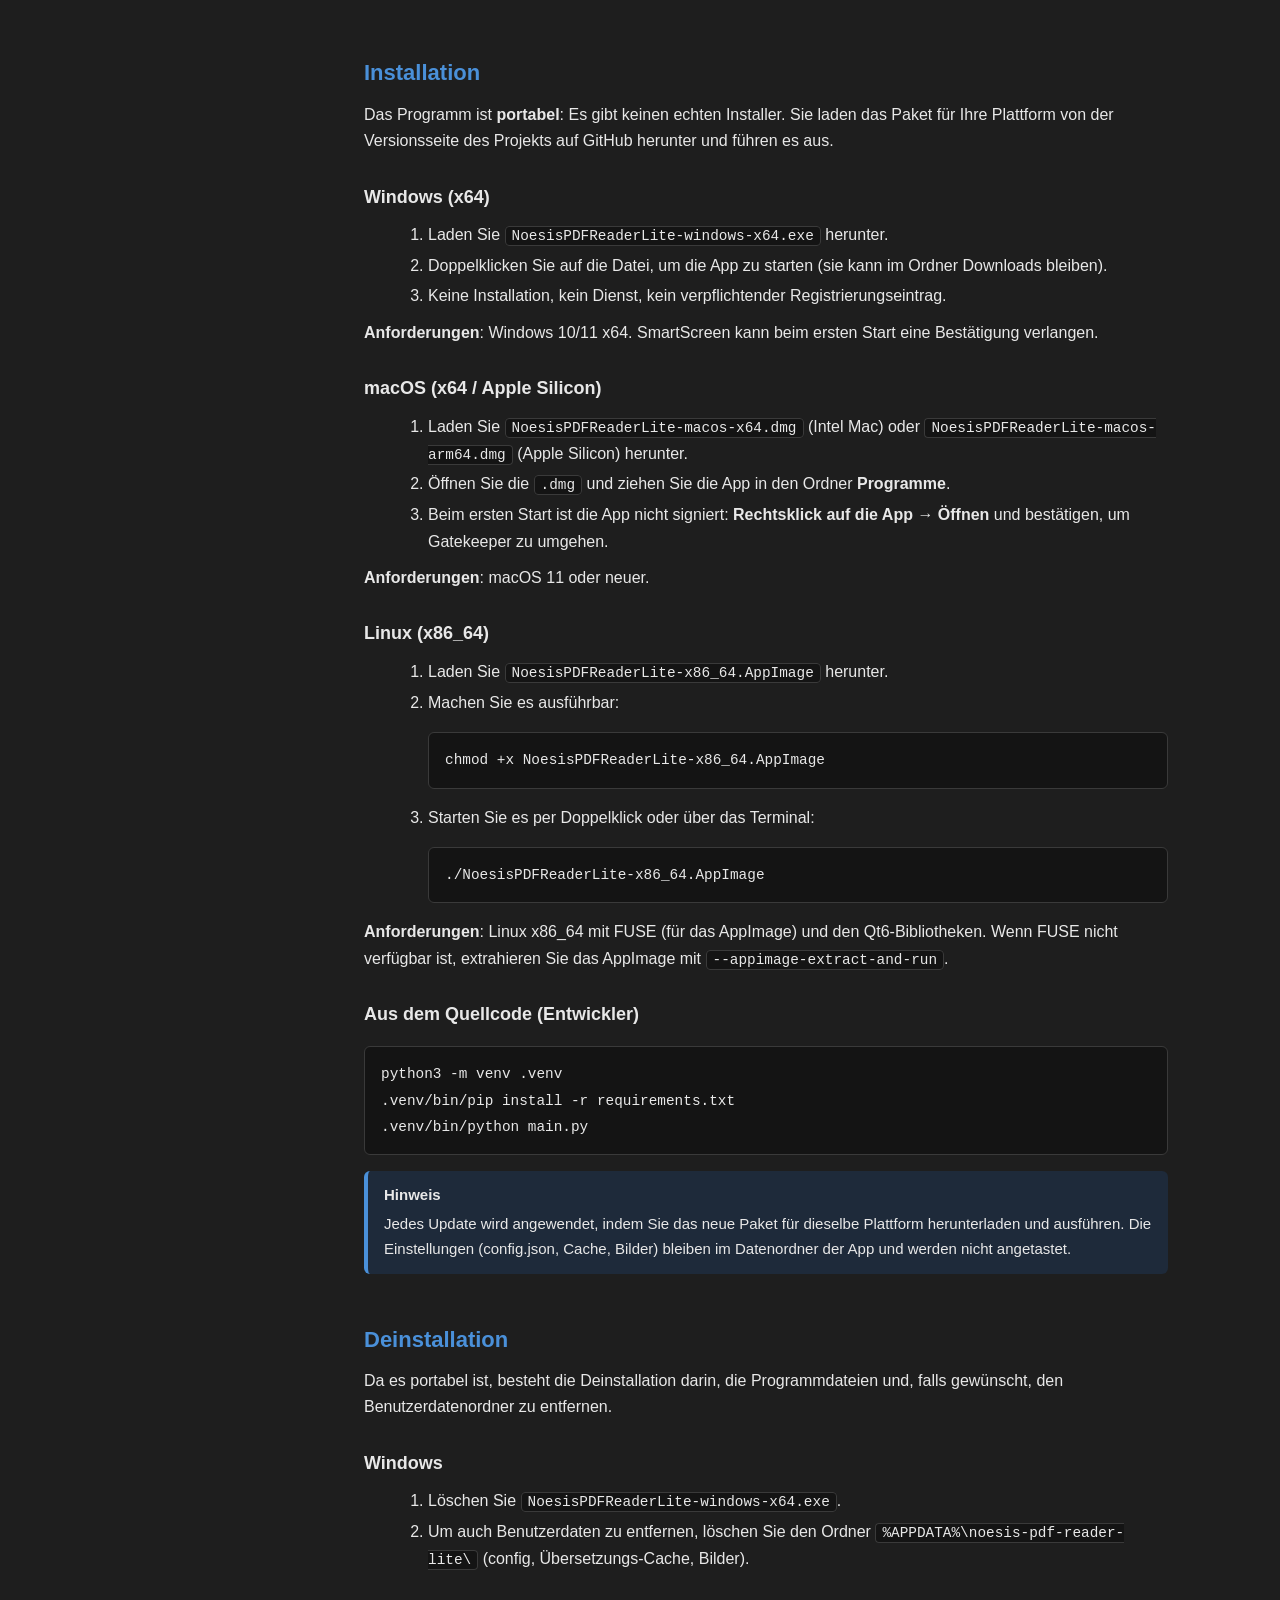
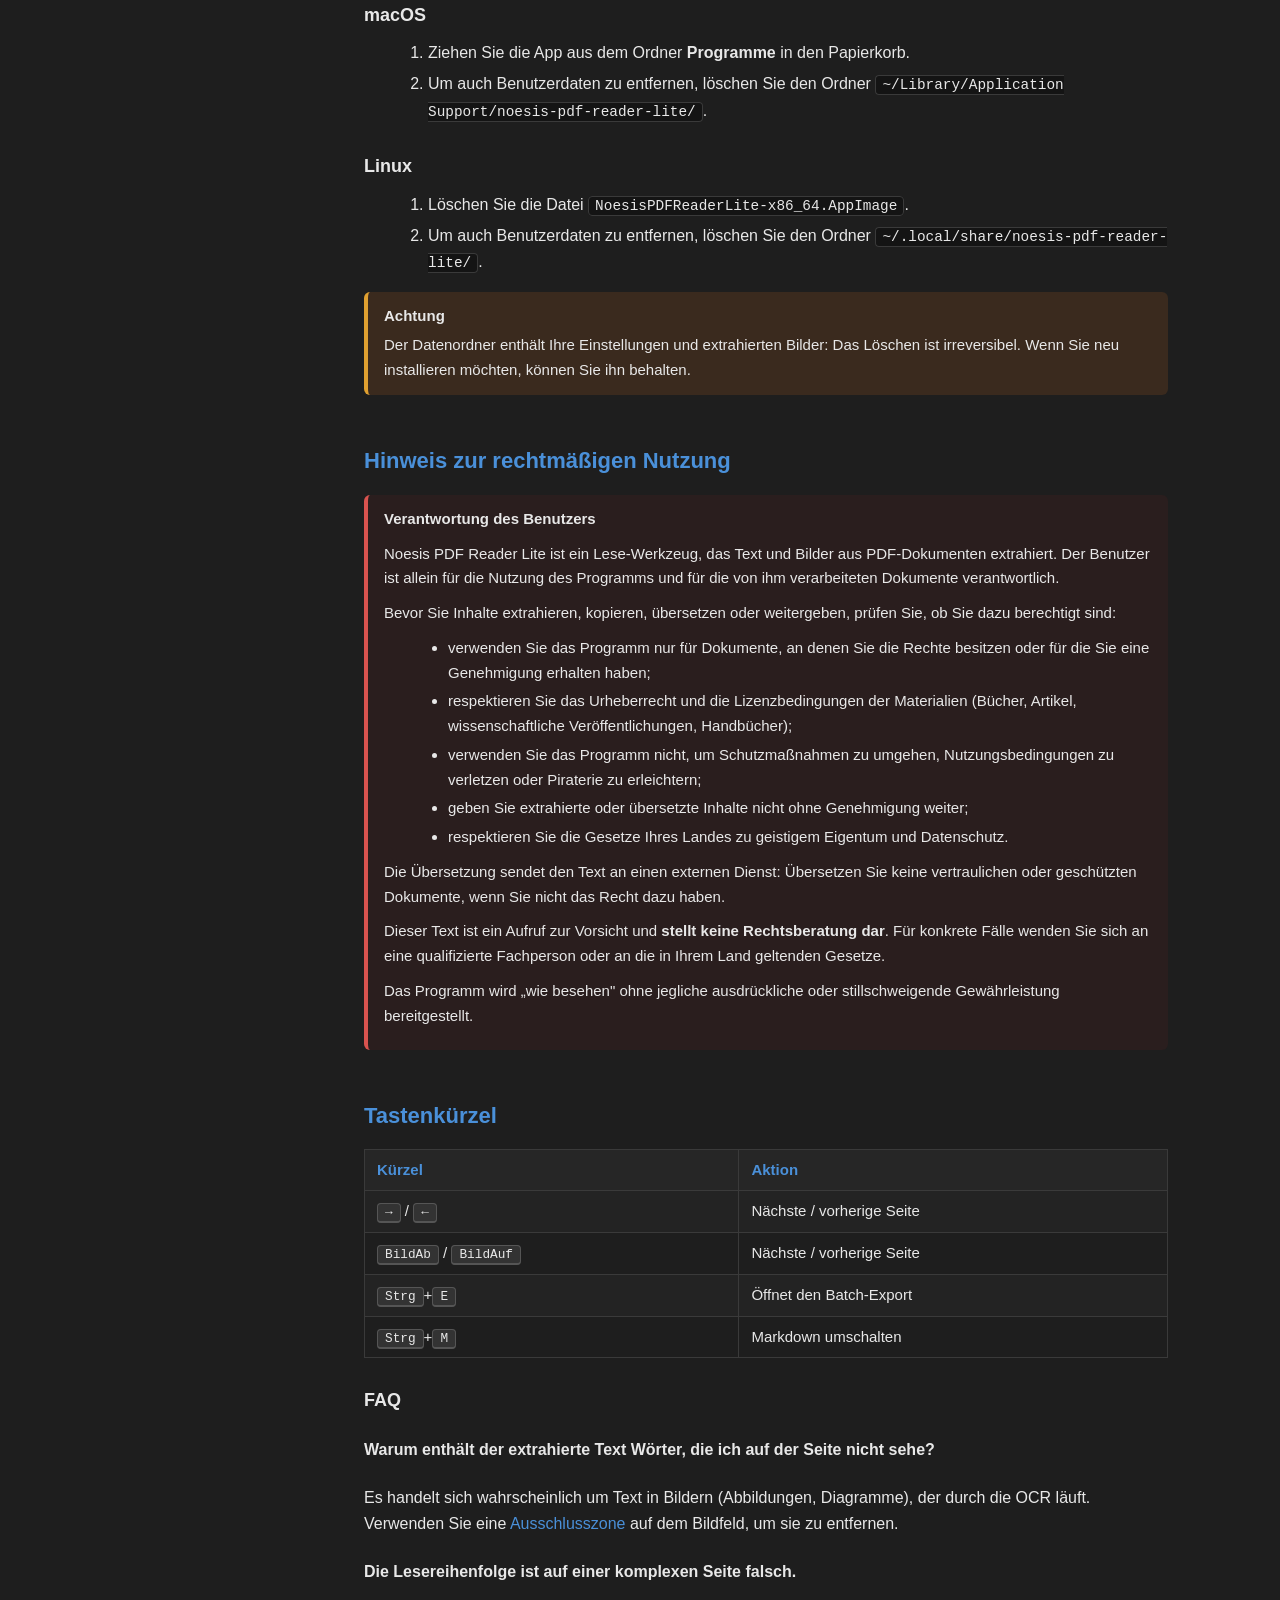
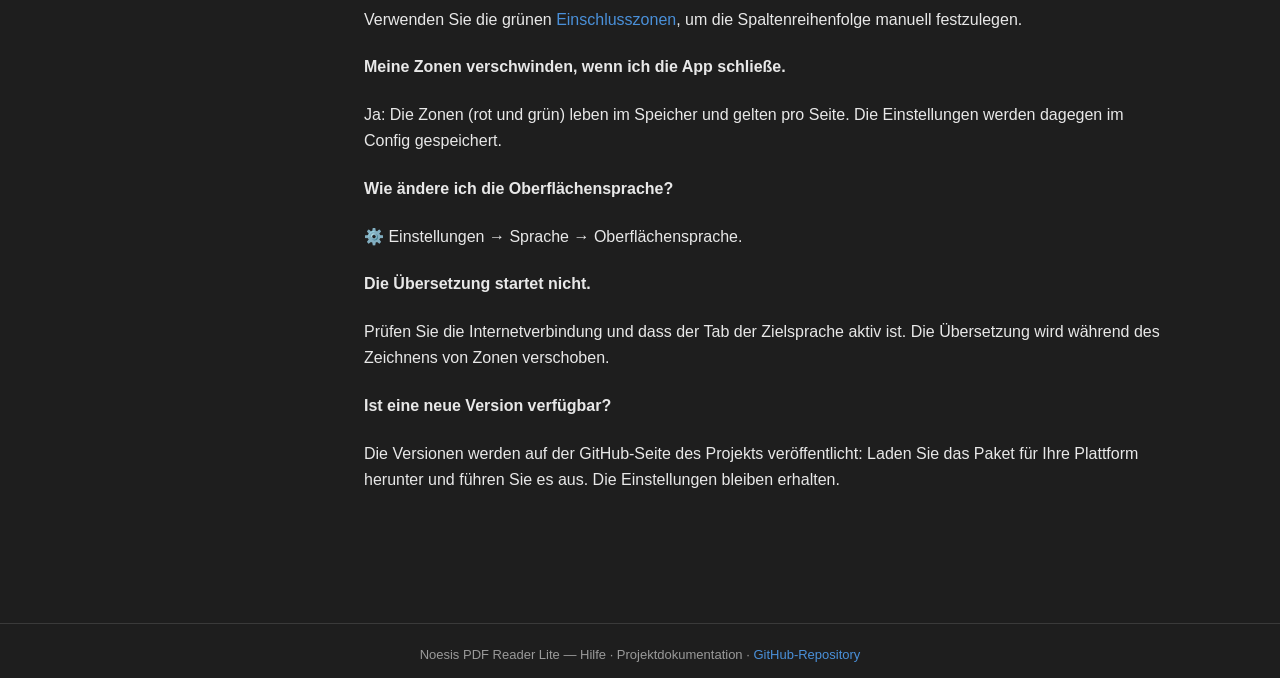
<file: docs/help/de/index.html>
<!DOCTYPE html>
<html lang="de">
<head>
  <meta charset="utf-8">
  <meta name="viewport" content="width=device-width, initial-scale=1">
  <title>Hilfe — Noesis PDF Reader Lite</title>
  <link rel="stylesheet" href="../css/help.css">
</head>
<body>

  <header class="topbar">
    <div class="brand">Noesis PDF Reader <span class="lite">Lite</span> — <em>Hilfe</em></div>
    <div class="lang-switch">
      <a href="../it/" lang="it">🇮🇹 Italiano</a>
      <a href="../en/" lang="en">🇬🇧 English</a>
      <a href="../fr/" lang="fr">🇫🇷 Français</a>
      <a href="../de/" class="active" lang="de">🇩🇪 Deutsch</a>
      <a href="../es/" lang="es">🇪🇸 Español</a>
    </div>
  </header>

  <div class="wrap">
    <nav class="sidebar">
      <div class="group-label">Produkt</div>
      <a href="#features">Funktionen</a>
      <a href="#getting-started">Erste Schritte</a>
      <a href="#interface">Oberfläche</a>
      <div class="group-label">Nutzung</div>
      <a href="#navigation">Navigation</a>
      <a href="#extraction">Textextraktion</a>
      <a href="#zones-exclude">Ausschlusszonen</a>
      <a href="#zones-include">Einschlusszonen</a>
      <a href="#images">Bildextraktion</a>
      <a href="#translation">Übersetzung</a>
      <a href="#settings">Einstellungen</a>
      <div class="group-label">Plattformen</div>
      <a href="#install">Installation</a>
      <a href="#uninstall">Deinstallation</a>
      <div class="group-label">Rechtliches</div>
      <a href="#legal">Hinweis zur rechtmäßigen Nutzung</a>
      <div class="group-label">Nachschlagen</div>
      <a href="#shortcuts">Tastenkürzel &amp; FAQ</a>
    </nav>

    <main class="content">
      <h1>Noesis PDF Reader Lite — Hilfe</h1>
      <p>Willkommen in der vollständigen Hilfe. Hier finden Sie die
      Beschreibung aller Funktionen, Installations- und
      Deinstallationshinweise für jede Plattform sowie Informationen zur
      rechtmäßigen Nutzung des Programms.</p>

      <!-- ═══════════════ PRODUKT ═══════════════ -->

      <h2 id="features">Funktionen</h2>
      <p>Noesis PDF Reader Lite ist ein PDF-Reader mit einer adaptiven
      Textextraktions-Engine, die die Lesereihenfolge der Seite automatisch
      rekonstruiert. Im Vergleich zum Mutterprojekt verwendet diese Version
      eine einzige Rendering-Engine (<strong>PyMuPDF</strong>) und eine
      einzige Extraktions-Engine (<strong>PyMuPDF4LLM</strong>), ohne
      Laufzeitauswahl: alles ist automatisch, mit der Möglichkeit, bei Bedarf
      manuell einzugreifen.</p>

      <div class="cards">
        <div class="card"><h4>📄 Intelligente Extraktion</h4><p>Der Seitentext
          wird als Markdown mit der korrekten Lesereihenfolge extrahiert:
          Spalten, Tabellen, Überschriften, Bildunterschriften.</p></div>
        <div class="card"><h4>🔍 Ansicht nebeneinander</h4><p>Gerenderte Seite
          links, extrahierter Text rechts, mit Navigation,
          Inhaltsverzeichnis (TOC) und integriertem Reader.</p></div>
        <div class="card"><h4>🚫 Ausschlusszonen</h4><p>Ziehen Sie ein rotes
          Feld über Rauschen (Kopfzeilen, Fußzeilen, Bilder,
          Bildunterschriften), um es aus dem Text zu entfernen.</p></div>
        <div class="card"><h4>🟩 Einschlusszonen</h4><p>Nummerierte grüne
          Felder legen die manuelle Lesereihenfolge für komplexe Seiten
          fest.</p></div>
        <div class="card"><h4>🗂️ Objekte</h4><p>Erfassen Sie einen
          Seitenbereich (Bild, Tabelle oder Text) und finden Sie ihn in der
          Sammlung wieder, mit Aktionen je Typ.</p></div>
        <div class="card"><h4>🌐 Übersetzung</h4><p>Übersetzen Sie die Seite in
          die gewählte Zielsprache, mit Cache auf der Festplatte.</p></div>
        <div class="card"><h4>⚙️ Einstellungen</h4><p>Oberflächensprache,
          Übersetzungssprachen, Theme, Schriftart, Kopfzeile und
          Leseverhalten.</p></div>
        <div class="card"><h4>💾 Batch-Export</h4><p>Mehrere Seiten als
          Markdown, HTML, Text oder EPUB — oder Word/ODT/RTF/LaTeX via pandoc —
          als einzelne Datei, ZIP, Ordner oder Vault.</p></div>
        <div class="card"><h4>✓ Nächste Aktion</h4><p>Eine schwebende
          Schaltfläche im Textbereich: Seite übersetzen, dann die nächste
          übersetzen.</p></div>
        <div class="card"><h4>🎨 Theme</h4><p>Dunkel, hell oder wie das System,
          sofort angewendet.</p></div>
        <div class="card"><h4>🌍 Mehrsprachige Oberfläche</h4><p>Italiano,
          English, Français, Deutsch, Español — jederzeit umschaltbar.</p></div>
      </div>

      <h3>Kurz gesagt</h3>
      <ul>
        <li><strong>Standardmäßig automatisch</strong>: die adaptive Engine
          entscheidet den Leseplan für jede Seite.</li>
        <li><strong>Manuell bei Bedarf</strong>: rote und grüne Zonen greifen
          nur ein, wenn Sie sie zeichnen.</li>
        <li><strong>Null Konfiguration zum Starten</strong>: PDF öffnen und
          lesen.</li>
      </ul>

      <!-- ═══════════════ ERSTE SCHRITTE ═══════════════ -->

      <h2 id="getting-started">Erste Schritte</h2>
      <ol>
        <li>Starten Sie die Anwendung (siehe <a href="#install">Installation</a>
          für Ihre Plattform).</li>
        <li>Klicken Sie in der Symbolleiste auf <strong>📂 PDF öffnen</strong>
          und wählen Sie eine PDF-Datei.</li>
        <li>Die Seite erscheint links, der extrahierte Text rechts.</li>
        <li>Verwenden Sie <strong>◀ Zurück</strong> / <strong>Weiter ▶</strong>,
          die Pfeiltasten oder das <strong>📑 Inhaltsverzeichnis</strong>, um
          sich im Dokument zu bewegen.</li>
        <li>Wenn der Text Rauschen enthält, probieren Sie die
          <a href="#zones-exclude">Ausschlusszonen</a>.</li>
      </ol>

      <div class="note"><strong>Tipp</strong> Beim ersten Start öffnet die App
        an der letzten Seite des Dokuments (wenn „An der letzten Seite
        fortfahren" aktiv ist) und in der vom Betriebssystem erkannten
        Sprache.</div>

      <!-- ═══════════════ OBERFLÄCHE ═══════════════ -->

      <h2 id="interface">Oberfläche</h2>
      <p>Das Fenster ist in drei Hauptbereiche unterteilt:</p>

      <h3>Obere Symbolleiste</h3>
      <table>
        <tr><th>Element</th><th>Funktion</th></tr>
        <tr><td>📂 PDF öffnen</td><td>Öffnet ein PDF-Dokument</td></tr>
        <tr><td>📑 Inhaltsverzeichnis</td><td>Zeigt/verbirgt das Inhaltsverzeichnis (TOC) links (gleich nach <em>Öffnen</em>)</td></tr>
        <tr><td>◀ / ▶ + S.-Nr.</td><td>Navigation zwischen den Seiten (kompakte Kapsel)</td></tr>
        <tr><td>💾 Exportieren</td><td><strong>Hellblau</strong>, am linken Textrand ausgerichtet: exportiert eine Gruppe von Seiten (Batch); <kbd>Strg</kbd>+<kbd>E</kbd></td></tr>
        <tr><td>Google / Microsoft</td><td>Übersetzungsmaschine (Radio)</td></tr>
        <tr><td>⚙️ Einstellungen</td><td>Sprachen, Theme, Einstellungen und Verhalten</td></tr>
        <tr><td>❓ Hilfe</td><td>Öffnet diese Hilfe im Browser</td></tr>
      </table>

      <h3>Seitenbereich (links)</h3>
      <p>Auf den <strong>Rändern des Viewports</strong> liegen Icon-Rails:</p>
      <table>
        <tr><th>Rand</th><th>Element</th><th>Funktion</th></tr>
        <tr><td>links</td><td>📖 Reader</td><td>Integrierter Reader oder Systembetrachter</td></tr>
        <tr><td>rechts</td><td>🛠 Aktionen</td><td>Eine <strong>einzige</strong> Schaltfläche öffnet das Feld <strong>Erfassen + Zonen</strong></td></tr>
      </table>
      <p>Die Schaltfläche <strong>🛠 Aktionen</strong> öffnet ein <strong>einziges
      Feld</strong> mit runden, farbigen Symbolen, das <strong>unter</strong> der
      Schaltfläche herauskommt (unten rechts), damit es <strong>die Seitenfläche
      nicht verdeckt</strong>, auf der die Zonen gezeichnet werden. Es vereint
      Erfassen (blau = Bild erfassen, violett = interpretieren) und Zonen (rot =
      ausschließen, grün = einschließen, bernstein = zurücksetzen, blau =
      extrahieren, grau = schließen), mit <strong>Schatten am Rand</strong>. Das
      Feld bleibt während der gesamten Sitzung aktiv und schließt sich beim
      erneuten Drücken von <strong>Aktionen</strong> oder
      <strong>Extrahieren</strong>.</p>

      <h3>Rechter Bereich (Text)</h3>
      <p>Drei Tabs oben rechts:</p>
      <ul>
        <li><strong>📄 Original</strong> — der extrahierte Text (auto oder manuell).</li>
        <li><strong>🇫🇷 … (Flagge + Sprache)</strong> — die Übersetzung der
          Seite in die in den Einstellungen gewählte Zielsprache.</li>
        <li><strong>🗂️ Objekte</strong> — die Sammlung erfasster Bilder,
          Tabellen und Texte.</li>
      </ul>
      <p>Die beiden Text-Tabs (📄 Original und die Übersetzung) sind
      editierbare Fenster: Sie können frei tippen, auswählen, kopieren und
      einfügen (Ctrl+C / Ctrl+V / Ctrl+X / Ctrl+Z). Jedes Fenster hat zwei
      <strong>schwebende</strong> Schaltflächen: <strong>🔧 Aktionen</strong>
      (oben rechts) öffnet eine Icon-Kapsel mit Kopieren, Exportieren,
      Neu-extrahieren/Übersetzen und der CTA <em>Übersetzen</em> /
      <em>Nächste übersetzen</em>, die <strong>blinkt</strong>;
      <strong>T Typo</strong> (oben links) öffnet Textgröße
      (<strong>A− · n pt · A+ · ↺</strong>), Schriftart
      (<strong>Sans · Serif · Mono</strong>) und den Schalter <strong>📝 MD</strong>
      (Markdown-Rendering / Klartext). Bei aktiviertem Speichern bleiben
      Änderungen, die noch nicht auf die Festplatte geschrieben wurden, pro
      Seite erhalten und erscheinen beim erneuten Öffnen wieder.</p>

      <h3>Statusleiste</h3>
      <p>Unten zeigt sie die aktuelle Seite, das Dokument und die
      Extraktionszeit sowie die Meldungen zu den Zonen.</p>

      <!-- ═══════════════ NAVIGATION ═══════════════ -->

      <h2 id="navigation">Navigation</h2>
      <ul>
        <li><strong>Schaltflächen</strong>: ◀ Zurück / Weiter ▶ und das
          Seitenzahlfeld.</li>
        <li><strong>Tastatur</strong>: Pfeile ← → und BildAuf/BildAb.</li>
        <li><strong>Inhaltsverzeichnis (TOC)</strong>: Klicken Sie auf 📑
          Inhaltsverzeichnis und wählen Sie einen Eintrag, um zum Kapitel zu
          springen.</li>
        <li><strong>Linker Bereich</strong>: immer an das Fenster angepasst
          (kein Zoom). Der Lese-Zoom befindet sich im <a href="#reader">Reader</a>.</li>
        <li><strong>Fortsetzen</strong>: wenn in den Einstellungen aktiviert,
          öffnet die App das Dokument an der zuletzt gelesenen Seite.</li>
      </ul>

      <!-- ═══════════════ TEXTEXTRAKTION ═══════════════ -->

      <h2 id="extraction">Textextraktion</h2>
      <p>Der Text wird mit <strong>PyMuPDF4LLM</strong> extrahiert und dann
      von der <strong>adaptiven Engine</strong> neu geordnet, die automatisch
      den Leseplan wählt (Profil → Plan → Pipeline): Neuanordnung der Spalten,
      Tabellenerkennung, Behandlung von Feldern, Legenden und
      Bildunterschriften, Deduplizierung von Überschriften und
      Abständen.</p>

      <div class="note"><strong>Gescannte PDFs</strong> Seiten ohne
        Textebene werden über die in der App enthaltene
        <strong>Tesseract-OCR</strong> erkannt (Windows/macOS/Linux-Pakete);
        die OCR-Sprache folgt der Dokumentensprache-Einstellung (Standard:
        automatische Erkennung). Die Extraktion läuft im Hintergrund, die
        Oberfläche bleibt also reaktionsfähig, und die Ergebnisse werden pro
        Seite zwischengespeichert.</div>

      <h3>Extraktions-Header</h3>
      <p>Wenn aktiviert (Einstellungen → „Extraktions-Header anzeigen"),
      erscheint über dem Text eine Informationszeile:</p>
      <pre><code>── Backend: PyMuPDF4LLM ⚡ │ 210 ms │ 12.345 Zeichen │ Fix: Adaptive Engine │ OCR: 🌐 Auto │ Übers.: Google Translate ──</code></pre>
      <p>Der Engine-Name im Header entspricht immer der aktiven
      Engine: Ein Wechsel aktualisiert die Zeile über dem Original- und dem
      übersetzten Text.</p>

      <h3>Markdown-Rendering</h3>
      <p>Der Text wird als gerendertes Markdown angezeigt (einschließlich
      Tabellen und Formatierung). Mit dem Schalter <strong>📝 MD</strong> im
      Feld <strong>Typo</strong> können Sie zu Klartext wechseln.
      Tastenkürzel: <kbd>Strg</kbd>+<kbd>M</kbd>.</p>

      <div class="note"><strong>Hinweis</strong> Die Extraktion arbeitet mit
        dem <em>Text</em> der Seite. Bilder mit Text im Inneren können
        Rauschen erzeugen: Verwenden Sie die
        <a href="#zones-exclude">Ausschlusszonen</a>, um sie zu entfernen.</div>

      <!-- ═══════════════ AUSSCHLUSSZONEN ═══════════════ -->

      <h2 id="zones-exclude">Ausschlusszonen (rot)</h2>
      <p>Wenn eine Seite Elemente enthält, die nicht zur Lesung gehören
      (Kopfzeilen, Fußzeilen, Seitenzahlen, Bilder mit Text,
      Bildunterschriften, Werbung), können Sie sie manuell ausschließen:</p>
      <ol>
        <li>Drücken Sie <strong>🛠 Aktionen</strong> (rechter Rand des Viewports)
          und tippen Sie auf <strong>Bereich ausschließen</strong>.</li>
        <li>Ziehen Sie mit der Maus ein <strong>rotes Feld</strong> über den
          zu entfernenden Inhalt.</li>
        <li>Der Text wird sofort ohne diesen Inhalt neu berechnet.</li>
        <li>Tippen Sie erneut auf <strong>🚫 Bereich ausschließen</strong>, um zu
          beenden (das Feld bleibt offen bis <strong>▶ Extrahieren</strong> oder
          <strong>✕</strong>).</li>
      </ol>

      <h3>Ausschließen + Extrahieren in einem Schritt</h3>
      <p>Wenn die rote Zone ein eingebettetes Bild enthält, wird die
      <strong>gesamte ausgewählte Zone</strong> automatisch in den Tab 🗂️
      Objekte übernommen (zusammengesetzte Abbildungen — mehrere Bilder,
      Bild + Beschriftung — werden vollständig erfasst, nicht nur ein
      Fragment; der Fokus bleibt auf dem Textfenster
      <strong>Original</strong>). Die Statusleiste bestätigt den Vorgang.</p>

      <div class="warning"><strong>Achtung</strong> Der Ausschluss gilt pro
        Seite und existiert nur im Speicher: Beim Schließen der App gehen die
        Zonen verloren.</div>

      <p>Wenn Sie mit dem Zeichnen der Zonen fertig sind, drücken Sie
      <strong>▶ Extrahieren</strong>: Die App beendet die Bearbeitung (und
      schließt das Feld), leert den Cache der Seite und startet sie gemäß den
      ausgewählten Zonen neu.</p>

      <!-- ═══════════════ EINSCHLUSSZONEN ═══════════════ -->

      <h2 id="zones-include">Einschlusszonen (grün)</h2>
      <p>Für Seiten mit komplexem Layout (z. B. mehrere Spalten oder verstreute
      Felder) können Sie die Lesereihenfolge selbst mit den
      <strong>nummerierten grünen Feldern</strong> festlegen:</p>
      <ol>
        <li>Drücken Sie <strong>🛠 Aktionen</strong> und tippen Sie auf
          <strong>Bereich einschließen</strong>.</li>
        <li>Ziehen Sie ein grünes Feld über die erste Lesespalte/-region (die
          Zahl <strong>1</strong> erscheint).</li>
        <li>Zeichnen Sie das nächste Feld in Lesereihenfolge (2, 3, …).</li>
        <li>Der Text wird gemäß der Nummerierung neu aufgebaut.</li>
      </ol>

      <h3>Regeln</h3>
      <ul>
        <li><strong>Ein grünes Feld = eine Spalte/Region</strong>. Verwenden
          Sie kein einzelnes Feld für zwei Spalten.</li>
        <li><strong>Whitelist</strong>: Bei mindestens einem grünen Feld wird
          alles außerhalb der Felder verworfen.</li>
        <li><strong>Innerhalb eines Felds</strong>: Reihenfolge von oben nach
          unten, dann von links nach rechts.</li>
        <li><strong>Zusammensetzung</strong>: Die roten Zonen entfernen zuerst
          das Rauschen, die grünen ordnen den Rest; bei Überlappung gewinnt
          Rot.</li>
      </ul>

      <!-- ═══════════════ BILDEXTRAKTION ═══════════════ -->

      <h2 id="images">Objekte erfassen</h2>
      <p>Im Feld <strong>🛠 Aktionen</strong> (Schaltfläche am rechten Rand des
      Viewports) gibt es zwei Erfassungsaktionen:</p>
      <ul>
        <li><strong>📸 Bild erfassen</strong> — speichert den Bereich als
          Bild.</li>
        <li><strong>🔤 Erfassen und interpretieren</strong> — speichert das
          Bild und extrahiert den <strong>Text</strong>: bei nativem Text wird
          er direkt gelesen, sonst per OCR; native Tabellen werden zu
          Markdown.</li>
      </ul>
      <ol>
        <li>Wählen Sie die Aktion im Feld <strong>🛠 Aktionen</strong>.</li>
        <li>Ziehen Sie ein Rechteck über das Bild, die Tabelle oder das Objekt.</li>
      </ol>
      <p>Hat die Seite bereits <a href="#zones-exclude">Zonen</a>, warnt die
      Erfassung: setzen Sie sie zuerst mit <strong>🧹 Zonen zurücksetzen</strong>
      zurück, dann erfassen.</p>

      <h3>Die Sammlung 🗂️ Objekte</h3>
      <p>Alles Erfasste landet im Tab <strong>🗂️ Objekte</strong>, nach Typ
      gruppiert: <strong>Bilder</strong>, <strong>Tabellen</strong> und
      <strong>Texte</strong>. Oben im Tab: die Typfilter, die Anzahl,
      <strong>💾 Alle exportieren</strong> (in einen Ordner: Bilder als PNG,
      Texte als <code>.md</code>) und <strong>🗑️ Alle entfernen</strong>.</p>
      <p>Jedes Objekt hat die Aktionen seines Typs:</p>
      <ul>
        <li><strong>Bild</strong> — 💾 Speichern, 📋 Kopieren, 🗑️ Entfernen;
          Klick auf die Vorschau zum Vergrößern.</li>
        <li><strong>Tabelle</strong> — 📋 Markdown kopieren, 💾 Als .md
          speichern, 🗑️ Entfernen.</li>
        <li><strong>Text</strong> — 📋 Text kopieren, 💾 Als .md speichern,
          🗑️ Entfernen.</li>
      </ul>
      <p>Automatisch extrahierte Abbildungen und manuelle Erfassungen leben in
      derselben Sammlung.</p>

      <!-- ═══════════════ ÜBERSETZUNG ═══════════════ -->

      <h2 id="translation">Übersetzung</h2>
      <p>Der rechte Bereich kann die Seite in der gewählten Zielsprache
      anzeigen (Standard: Italienisch).</p>
      <ol>
        <li>Öffnen Sie <strong>⚙️ Einstellungen</strong> → Abschnitt
          <em>Sprache</em>.</li>
        <li>Wählen Sie die <strong>Dokumentensprache</strong> (Quelle; „auto"
          für automatische Erkennung) und die <strong>Übersetzungssprache</strong>
          (Ziel).</li>
        <li>Klicken Sie im rechten Bereich auf den Tab mit <strong>Flagge +
          Name</strong> der Zielsprache.</li>
      </ol>

      <h3>So funktioniert es</h3>
      <ul>
        <li>Die Übersetzung läuft im Hintergrund mit der in ⚙️ Einstellungen
          gewählten Engine — Google Translate (Standard) oder Microsoft Edge,
          beide kostenlos und ohne API-Schlüssel. Sie können die Engine auch
          live mit den Radio-Buttons Google / Microsoft links der
          Übersetzungs-Tab-Leiste wechseln: Die Wahl wird gespeichert, die
          aktuelle Seite neu übersetzt und ein Toast bestätigt den Wechsel für
          2 Sekunden.</li>
        <li>Während eine Übersetzung erstellt wird, schwebt ein Toast (⏳ Übersetzen mit <em>Engine</em>…) über dem
          übersetzten Text; er verschwindet, sobald
          das Ergebnis erscheint.</li>
        <li>Der Cache auf der Festplatte vermeidet das erneute Übersetzen
          derselben Seite: Er ist nach Seite und Zielsprache indiziert.</li>
        <li>Beim Zeichnen von Zonen wird die Übersetzung um eine Pause von
          600 ms verschoben (keine Anfrage-Salven).</li>
        <li>Wenn Sie die Zielsprache ändern, aktualisiert sich der Tab und die
          Seite wird neu übersetzt.</li>
      </ul>

      <div class="warning"><strong>Achtung</strong> Die Übersetzung erfordert
        eine Internetverbindung und sendet den Seitentext an einen externen
        Dienst. Übersetzen Sie keine vertraulichen Dokumente, wenn Sie nicht
        das Recht dazu haben.</div>

      <!-- ═══════════════ AKTIONEN UND EXPORT ═══════════════ -->

      <h2 id="batch">Batch-Export</h2>
      <p>Die Schaltfläche <strong>💾 Exportieren</strong> (oder
      <kbd>Strg</kbd>+<kbd>E</kbd>) öffnet einen fünfstufigen Assistenten, um
      eine Gruppe extrahierter und/oder übersetzter Seiten zu exportieren.</p>
      <ol>
        <li><strong>Seiten</strong> — aktuelle Seite, Bereich oder freie Liste
          (z. B. <code>1,3,7-9</code>; <code>all</code> für alle).</li>
        <li><strong>Inhalt</strong> — Original, Übersetzung oder Beides; Option
          <em>Abbildungen einbeziehen</em>.</li>
        <li><strong>Sprachen und Engine</strong> — Quelle, Ziel und Engine;
          <em>Fehlende Seiten zuerst übersetzen</em>.</li>
        <li><strong>Ausgabe</strong> — auf <strong>zwei Achsen</strong>: das
          <em>Inhaltsformat</em> (Markdown, eigenständiges HTML, reiner Text,
          EPUB; Word/ODT/RTF/LaTeX mit pandoc) und die <em>Verpackung</em>
          (einzelnes Markdown, ZIP, Seiten in einem Ordner, oder ein
          <em>Vault</em> mit Index); Ordner und Dateiname.</li>
        <li><strong>Zusammenfassung</strong> — prüfen und starten.</li>
      </ol>
      <p>Ein Fortschrittsfenster zeigt die Seite in Bearbeitung (mit animierter
      Vorschau), die Statistik und erlaubt Abbrechen. Am Ende können Sie den
      Ordner öffnen oder die Datei in Downloads kopieren. Bearbeitete Seiten
      füllen auch die Caches der App, sind also sofort verfügbar. Der Export
      respektiert gespeicherte Änderungen und überspringt Seiten mit manuellen
      Zonen (er arbeitet im Automatikmodus).</p>
      <p>Dateinamen: mit <strong>Original</strong> ist jede Seite
      <code>{pdf-name}_pagNNNN.md</code>; mit <strong>Übersetzung</strong>
      erhalten die Dateien das Suffix <code>-translated</code>
      (<code>{pdf-name}_pagNNNN-translated.md</code>); mit
      <strong>Beides</strong> entstehen <strong>zwei</strong> Dateien pro Seite
      (Original + Übersetzung). Im einzelnen Markdown gilt das Suffix
      <code>-translated</code> für die übersetzte Datei; ZIP und Ordner behalten
      den gewählten Namen.</p>
      <p>Formate: <strong>Markdown</strong>, <strong>HTML</strong> (mit
      Abbildungen, eigenständig), <strong>reiner Text</strong> und
      <strong>EPUB</strong> sind nativ. <strong>Word/ODT/RTF/LaTeX</strong>
      verwenden <strong>pandoc</strong>: ist es nicht installiert, bietet die
      App an, es beim ersten Mal herunterzuladen (~30&nbsp;MB). Das
      <em>Vault</em> erstellt einen Ordner mit den Seiten und einer
      <code>index.md</code> (plus YAML-Front-Matter pro Seite, bereit für
      Obsidian/LogSeq).</p>

      <h2 id="page-actions">Nächste Aktion (FAB)</h2>
      <p>Nach Abschluss erscheint unten rechts im Textbereich eine schwebende
      Schaltfläche (mit animiertem Glanz und einem Benachrichtigungspunkt). Sie
      ist eine <strong>einzelne Aktion</strong>, der „nächste Schritt":</p>
      <ul>
        <li><strong>Tab Original</strong> — <strong>🌐 Seite übersetzen</strong>:
          wechselt zur Übersetzung der Seite.</li>
        <li><strong>Tab Übersetzung</strong> — <strong>▶ Nächste übersetzen</strong>:
          geht zur nächsten Seite und übersetzt sie.</li>
      </ul>
      <p>Die übrigen lokalen Aktionen (kopieren, exportieren, neu
      extrahieren/übersetzen) sind im Feld <strong>🔧 Aktionen</strong> des
      Textfensters; der Batch-Export ist in der Schaltfläche
      <strong>💾 Exportieren</strong> oben (hellblau).</p>

      <h2 id="reader">Integrierter Reader</h2>
      <p>Über die Schaltfläche <strong>📖 Reader</strong> (linker Rand des
      Viewports) öffnen Sie einen
      nicht-modalen, <em>schreibgeschützten</em> Reader (oder den
      Systembetrachter). Der Reader hat die Grundbefehle: Navigation, Zoom, an
      Breite/Seite anpassen, Drehen und extern öffnen. Er öffnet auf der
      aktuellen Seite und nutzt ein separates Dokument, stört also den
      Hauptbereich nicht.</p>

      <h2 id="theme">Theme</h2>
      <p>Unter <strong>⚙️ Einstellungen → Erscheinungsbild</strong> wählen Sie
      das Theme <strong>Dunkel</strong>, <strong>Hell</strong> oder <strong>Wie
      das System</strong>. Die Änderung ist sofort wirksam und wird gemerkt. Die
      Animationen (Overlay bei Extraktion/Übersetzung, Glanz auf der
      Aktionsschaltfläche, Export-Vorschau) folgen dem aktiven Theme.</p>

      <!-- ═══════════════ EINSTELLUNGEN ═══════════════ -->

      <h2 id="settings">Einstellungen</h2>
      <p>Das Menü <strong>⚙️ Einstellungen</strong> (oben rechts) bündelt alles
      rund um Sprache und Einstellungen. Es wird in der gewählten
      Oberflächensprache angezeigt und die Sprachenvorschau ist live.</p>

      <h3>Sprache</h3>
      <ul>
        <li><strong>Oberflächensprache</strong> — it/en/fr/de/es; sie ändert
          sofort die gesamte Oberfläche (der PDF-Text bleibt in der
          Originalsprache).</li>
        <li><strong>Dokumentensprache (Quelle)</strong> — die PDF-Sprache;
          „auto" für automatische Erkennung.</li>
        <li><strong>Übersetzungssprache (Ziel)</strong> — die Sprache, in die
          der Text übersetzt werden soll.</li>
      </ul>

      <h3>Übersetzung</h3>
      <ul>
        <li><strong>Übersetzungs-Engine</strong> — Google Translate
          (Standard) oder Microsoft Edge (kostenlos), ohne API-Schlüssel. Ein
          Wechsel übersetzt die aktuelle Seite neu. Google Translate wechselt
          automatisch zwischen drei kostenlosen Endpunkten
          (dict-chrome-ex → translate-pa → gtx): Ist der Dienst in Ihrem Netzwerk blockiert,
          erscheint eine Warnung, statt stillschweigend unübersetzten Text zu
          zeigen.</li>
      </ul>

      <h3>Text</h3>
      <ul>
        <li><strong>Schriftgröße</strong> — 10–16 pt.</li>
        <li><strong>Markdown-Rendering</strong> — ein/aus.</li>
        <li><strong>Extraktions-Header anzeigen</strong> — ein/aus.</li>
        <li><strong>Textänderungen speichern</strong> — speichert die
          Änderungen in den Fenstern Original/Übersetzung pro Dokument
          (standardmäßig aktiv).</li>
        <li><strong>🗑️ Gespeicherte Änderungen löschen</strong> — löscht die
          gespeicherten Änderungen des aktuellen Dokuments (mit Bestätigung).</li>
      </ul>

      <h3>Anzeige</h3>
      <ul>
        <li><strong>Render-Qualität</strong> — Basis-Renderauflösung,
          0,5×–4,0× (beeinflusst die Schärfe).</li>
      </ul>

      <h3>Erscheinungsbild</h3>
      <ul>
        <li><strong>Theme</strong> — Dunkel, Hell oder Wie das System. Wird
          sofort angewendet und gemerkt.</li>
      </ul>

      <h3>Erweitert</h3>
      <ul>
        <li><strong>Dokument-Cache leeren</strong> — entfernt den Cache des
          aktuellen Dokuments (Extraktion + Übersetzungen), mit Bestätigung.</li>
        <li><strong>Cache-Info</strong> — Diagnosepanel mit Cache-Pfaden und
          Seitenzustand.</li>
      </ul>

      <h3>Benachrichtigungen</h3>
      <ul>
        <li><strong>Bei Exportende benachrichtigen</strong> — Meldung und Signal
          am Ende eines Batch-Exports.</li>
      </ul>

      <h3>Verhalten</h3>
      <ul>
        <li><strong>An der letzten Seite fortfahren</strong> — pro Dokument.</li>
        <li><strong>Letzten Tab merken</strong> — des rechten Bereichs.</li>
      </ul>

      <p>Alles wird in der Datei <code>config.json</code> im Datenordner der
      App gespeichert (beim ersten Start mit der OS-Sprache oder Italienisch
      erstellt) und übersteht Updates. Siehe
      <a href="#uninstall">Deinstallation</a> für den genauen Speicherort pro
      Plattform.</p>

      <!-- ═══════════════ INSTALLATION ═══════════════ -->

      <h2 id="install">Installation</h2>
      <p>Das Programm ist <strong>portabel</strong>: Es gibt keinen echten
      Installer. Sie laden das Paket für Ihre Plattform von der
      Versionsseite des Projekts auf GitHub herunter und führen es aus.</p>

      <h3>Windows (x64)</h3>
      <ol>
        <li>Laden Sie <code>NoesisPDFReaderLite-windows-x64.exe</code>
          herunter.</li>
        <li>Doppelklicken Sie auf die Datei, um die App zu starten (sie kann im
          Ordner Downloads bleiben).</li>
        <li>Keine Installation, kein Dienst, kein verpflichtender
          Registrierungseintrag.</li>
      </ol>
      <p><strong>Anforderungen</strong>: Windows 10/11 x64. SmartScreen kann
      beim ersten Start eine Bestätigung verlangen.</p>

      <h3>macOS (x64 / Apple Silicon)</h3>
      <ol>
        <li>Laden Sie <code>NoesisPDFReaderLite-macos-x64.dmg</code> (Intel
          Mac) oder <code>NoesisPDFReaderLite-macos-arm64.dmg</code> (Apple
          Silicon) herunter.</li>
        <li>Öffnen Sie die <code>.dmg</code> und ziehen Sie die App in den
          Ordner <strong>Programme</strong>.</li>
        <li>Beim ersten Start ist die App nicht signiert:
          <strong>Rechtsklick auf die App → Öffnen</strong> und bestätigen,
          um Gatekeeper zu umgehen.</li>
      </ol>
      <p><strong>Anforderungen</strong>: macOS 11 oder neuer.</p>

      <h3>Linux (x86_64)</h3>
      <ol>
        <li>Laden Sie <code>NoesisPDFReaderLite-x86_64.AppImage</code>
          herunter.</li>
        <li>Machen Sie es ausführbar:
          <pre><code>chmod +x NoesisPDFReaderLite-x86_64.AppImage</code></pre></li>
        <li>Starten Sie es per Doppelklick oder über das Terminal:
          <pre><code>./NoesisPDFReaderLite-x86_64.AppImage</code></pre></li>
      </ol>
      <p><strong>Anforderungen</strong>: Linux x86_64 mit FUSE (für das
      AppImage) und den Qt6-Bibliotheken. Wenn FUSE nicht verfügbar ist,
      extrahieren Sie das AppImage mit
      <code>--appimage-extract-and-run</code>.</p>

      <h3>Aus dem Quellcode (Entwickler)</h3>
      <pre><code>python3 -m venv .venv
.venv/bin/pip install -r requirements.txt
.venv/bin/python main.py</code></pre>

      <div class="note"><strong>Hinweis</strong> Jedes Update wird
        angewendet, indem Sie das neue Paket für dieselbe Plattform
        herunterladen und ausführen. Die Einstellungen (config.json, Cache,
        Bilder) bleiben im Datenordner der App und werden nicht
        angetastet.</div>

      <!-- ═══════════════ DEINSTALLATION ═══════════════ -->

      <h2 id="uninstall">Deinstallation</h2>
      <p>Da es portabel ist, besteht die Deinstallation darin, die
      Programmdateien und, falls gewünscht, den Benutzerdatenordner zu
      entfernen.</p>

      <h3>Windows</h3>
      <ol>
        <li>Löschen Sie <code>NoesisPDFReaderLite-windows-x64.exe</code>.</li>
        <li>Um auch Benutzerdaten zu entfernen, löschen Sie den Ordner
          <code>%APPDATA%\noesis-pdf-reader-lite\</code> (config,
          Übersetzungs-Cache, Bilder).</li>
      </ol>

      <h3>macOS</h3>
      <ol>
        <li>Ziehen Sie die App aus dem Ordner <strong>Programme</strong> in
          den Papierkorb.</li>
        <li>Um auch Benutzerdaten zu entfernen, löschen Sie den Ordner
          <code>~/Library/Application Support/noesis-pdf-reader-lite/</code>.</li>
      </ol>

      <h3>Linux</h3>
      <ol>
        <li>Löschen Sie die Datei
          <code>NoesisPDFReaderLite-x86_64.AppImage</code>.</li>
        <li>Um auch Benutzerdaten zu entfernen, löschen Sie den Ordner
          <code>~/.local/share/noesis-pdf-reader-lite/</code>.</li>
      </ol>

      <div class="warning"><strong>Achtung</strong> Der Datenordner enthält
        Ihre Einstellungen und extrahierten Bilder: Das Löschen ist
        irreversibel. Wenn Sie neu installieren möchten, können Sie ihn
        behalten.</div>

      <!-- ═══════════════ HINWEIS ZUR RECHTMÄSSIGEN NUTZUNG ═══════════════ -->

      <h2 id="legal">Hinweis zur rechtmäßigen Nutzung</h2>
      <div class="legal">
        <strong>Verantwortung des Benutzers</strong>
        <p>Noesis PDF Reader Lite ist ein Lese-Werkzeug, das Text und Bilder
        aus PDF-Dokumenten extrahiert. Der Benutzer ist allein für die Nutzung
        des Programms und für die von ihm verarbeiteten Dokumente
        verantwortlich.</p>
        <p>Bevor Sie Inhalte extrahieren, kopieren, übersetzen oder
        weitergeben, prüfen Sie, ob Sie dazu berechtigt sind:</p>
        <ul>
          <li>verwenden Sie das Programm nur für Dokumente, an denen Sie die
            Rechte besitzen oder für die Sie eine Genehmigung erhalten
            haben;</li>
          <li>respektieren Sie das Urheberrecht und die Lizenzbedingungen der
            Materialien (Bücher, Artikel, wissenschaftliche Veröffentlichungen,
            Handbücher);</li>
          <li>verwenden Sie das Programm nicht, um Schutzmaßnahmen zu
            umgehen, Nutzungsbedingungen zu verletzen oder Piraterie zu
            erleichtern;</li>
          <li>geben Sie extrahierte oder übersetzte Inhalte nicht ohne
            Genehmigung weiter;</li>
          <li>respektieren Sie die Gesetze Ihres Landes zu geistigem Eigentum
            und Datenschutz.</li>
        </ul>
        <p>Die Übersetzung sendet den Text an einen externen Dienst:
        Übersetzen Sie keine vertraulichen oder geschützten Dokumente, wenn
        Sie nicht das Recht dazu haben.</p>
        <p>Dieser Text ist ein Aufruf zur Vorsicht und <strong>stellt keine
        Rechtsberatung dar</strong>. Für konkrete Fälle wenden Sie sich an
        eine qualifizierte Fachperson oder an die in Ihrem Land geltenden
        Gesetze.</p>
        <p>Das Programm wird „wie besehen" ohne jegliche ausdrückliche oder
        stillschweigende Gewährleistung bereitgestellt.</p>
      </div>

      <!-- ═══════════════ TASTENKÜRZEL & FAQ ═══════════════ -->

      <h2 id="shortcuts">Tastenkürzel</h2>
      <table>
        <tr><th>Kürzel</th><th>Aktion</th></tr>
        <tr><td><kbd>→</kbd> / <kbd>←</kbd></td><td>Nächste / vorherige Seite</td></tr>
        <tr><td><kbd>BildAb</kbd> / <kbd>BildAuf</kbd></td><td>Nächste / vorherige Seite</td></tr>
        <tr><td><kbd>Strg</kbd>+<kbd>E</kbd></td><td>Öffnet den Batch-Export</td></tr>
        <tr><td><kbd>Strg</kbd>+<kbd>M</kbd></td><td>Markdown umschalten</td></tr>
      </table>

      <h3>FAQ</h3>
      <h4>Warum enthält der extrahierte Text Wörter, die ich auf der Seite nicht sehe?</h4>
      <p>Es handelt sich wahrscheinlich um Text in Bildern (Abbildungen,
      Diagramme), der durch die OCR läuft. Verwenden Sie eine
      <a href="#zones-exclude">Ausschlusszone</a> auf dem Bildfeld, um sie zu
      entfernen.</p>

      <h4>Die Lesereihenfolge ist auf einer komplexen Seite falsch.</h4>
      <p>Verwenden Sie die grünen <a href="#zones-include">Einschlusszonen</a>,
      um die Spaltenreihenfolge manuell festzulegen.</p>

      <h4>Meine Zonen verschwinden, wenn ich die App schließe.</h4>
      <p>Ja: Die Zonen (rot und grün) leben im Speicher und gelten pro Seite.
      Die Einstellungen werden dagegen im Config gespeichert.</p>

      <h4>Wie ändere ich die Oberflächensprache?</h4>
      <p>⚙️ Einstellungen → Sprache → Oberflächensprache.</p>

      <h4>Die Übersetzung startet nicht.</h4>
      <p>Prüfen Sie die Internetverbindung und dass der Tab der Zielsprache
      aktiv ist. Die Übersetzung wird während des Zeichnens von Zonen
      verschoben.</p>

      <h4>Ist eine neue Version verfügbar?</h4>
      <p>Die Versionen werden auf der GitHub-Seite des Projekts veröffentlicht:
      Laden Sie das Paket für Ihre Plattform herunter und führen Sie es aus.
      Die Einstellungen bleiben erhalten.</p>
    </main>
  </div>

  <footer>
    Noesis PDF Reader Lite — Hilfe · Projektdokumentation ·
    <a href="https://github.com/vigliafg/noesis-pdf-reader-lite">GitHub-Repository</a>
  </footer>

  <script src="../js/help.js"></script>
</body>
</html>
</file>
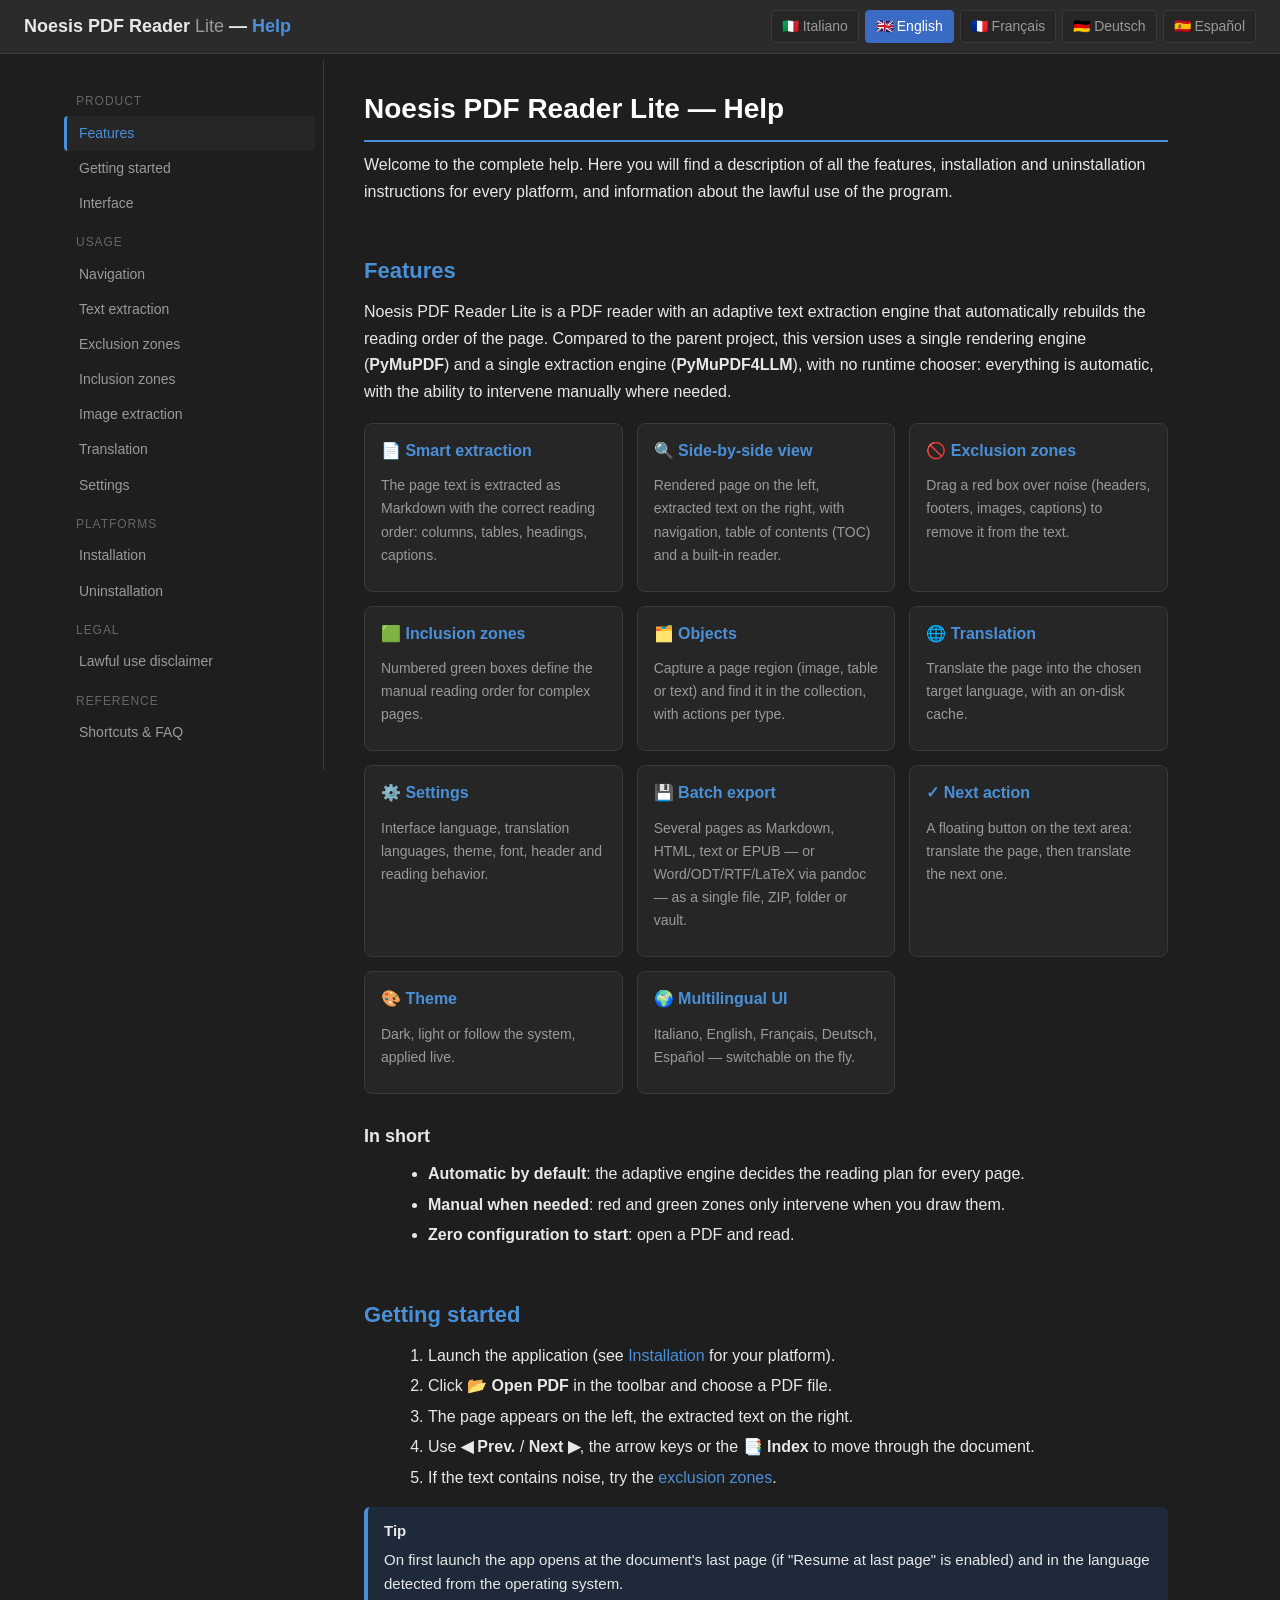
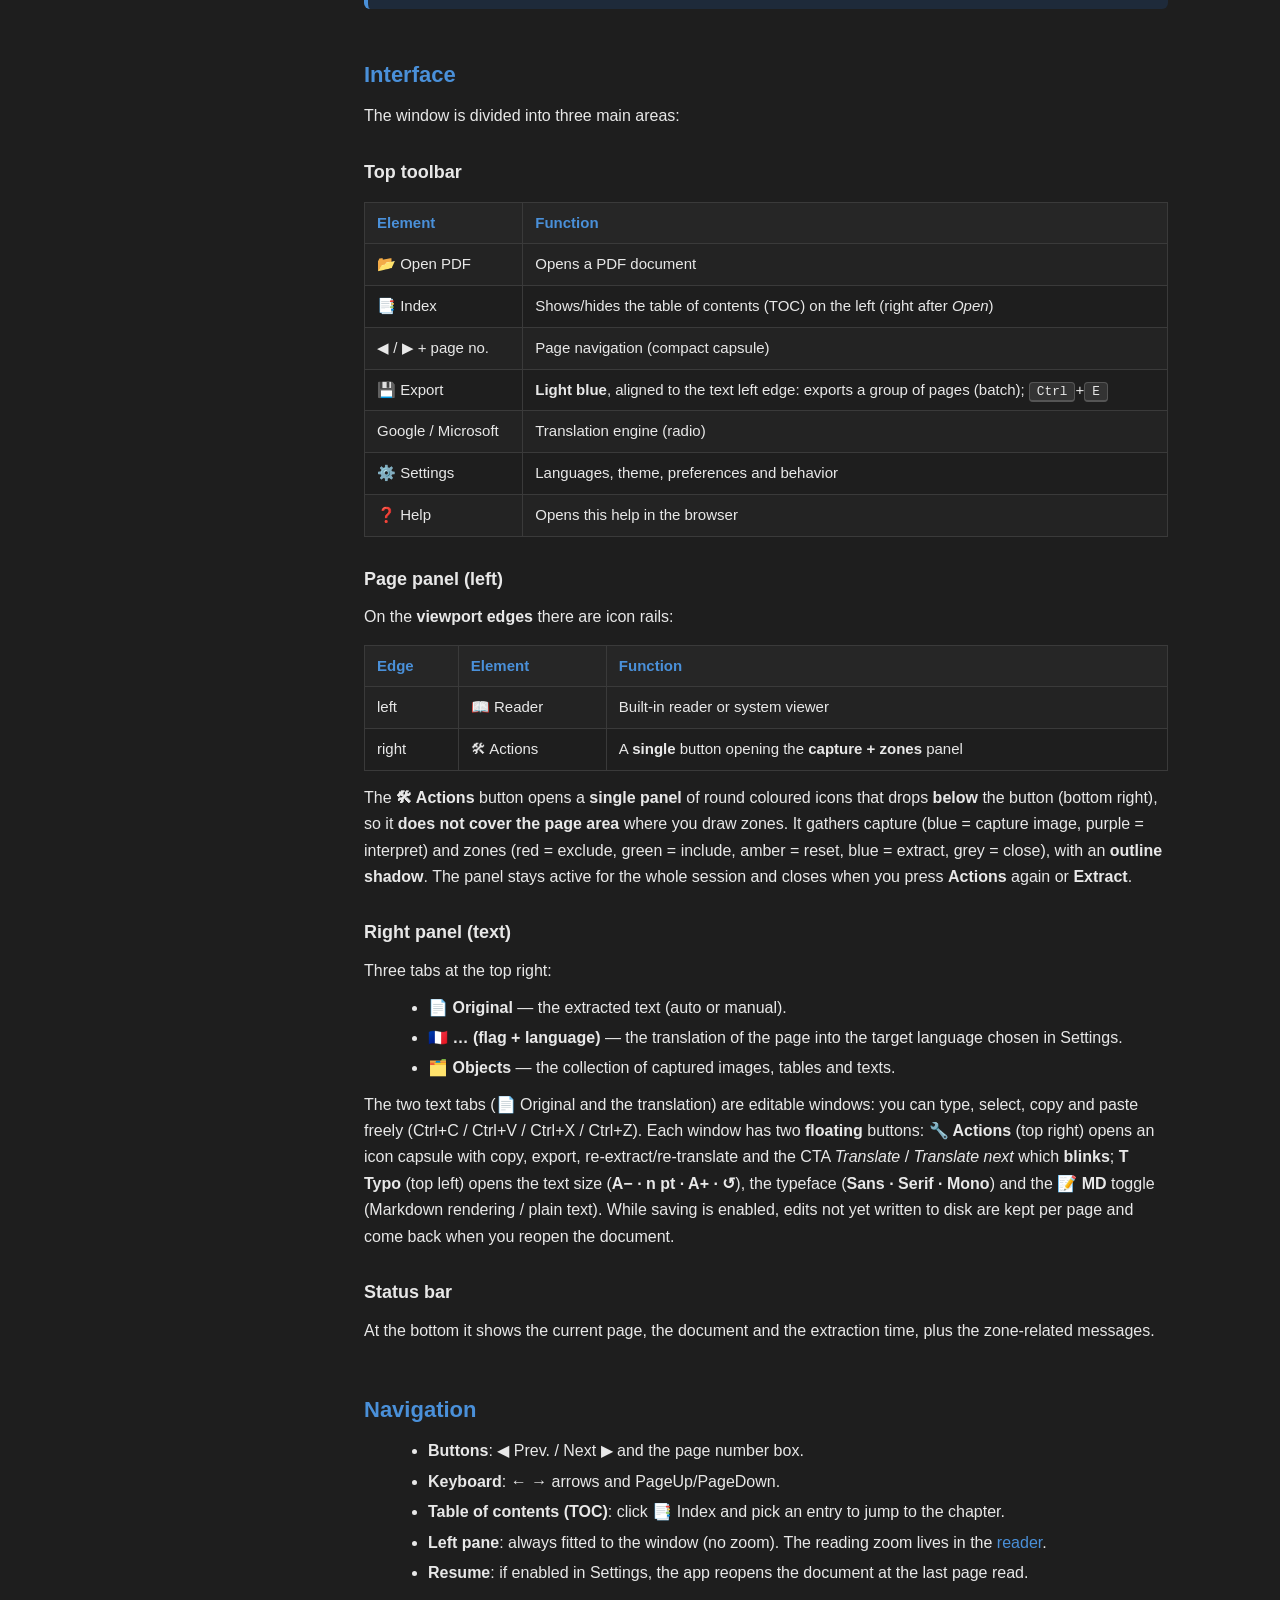
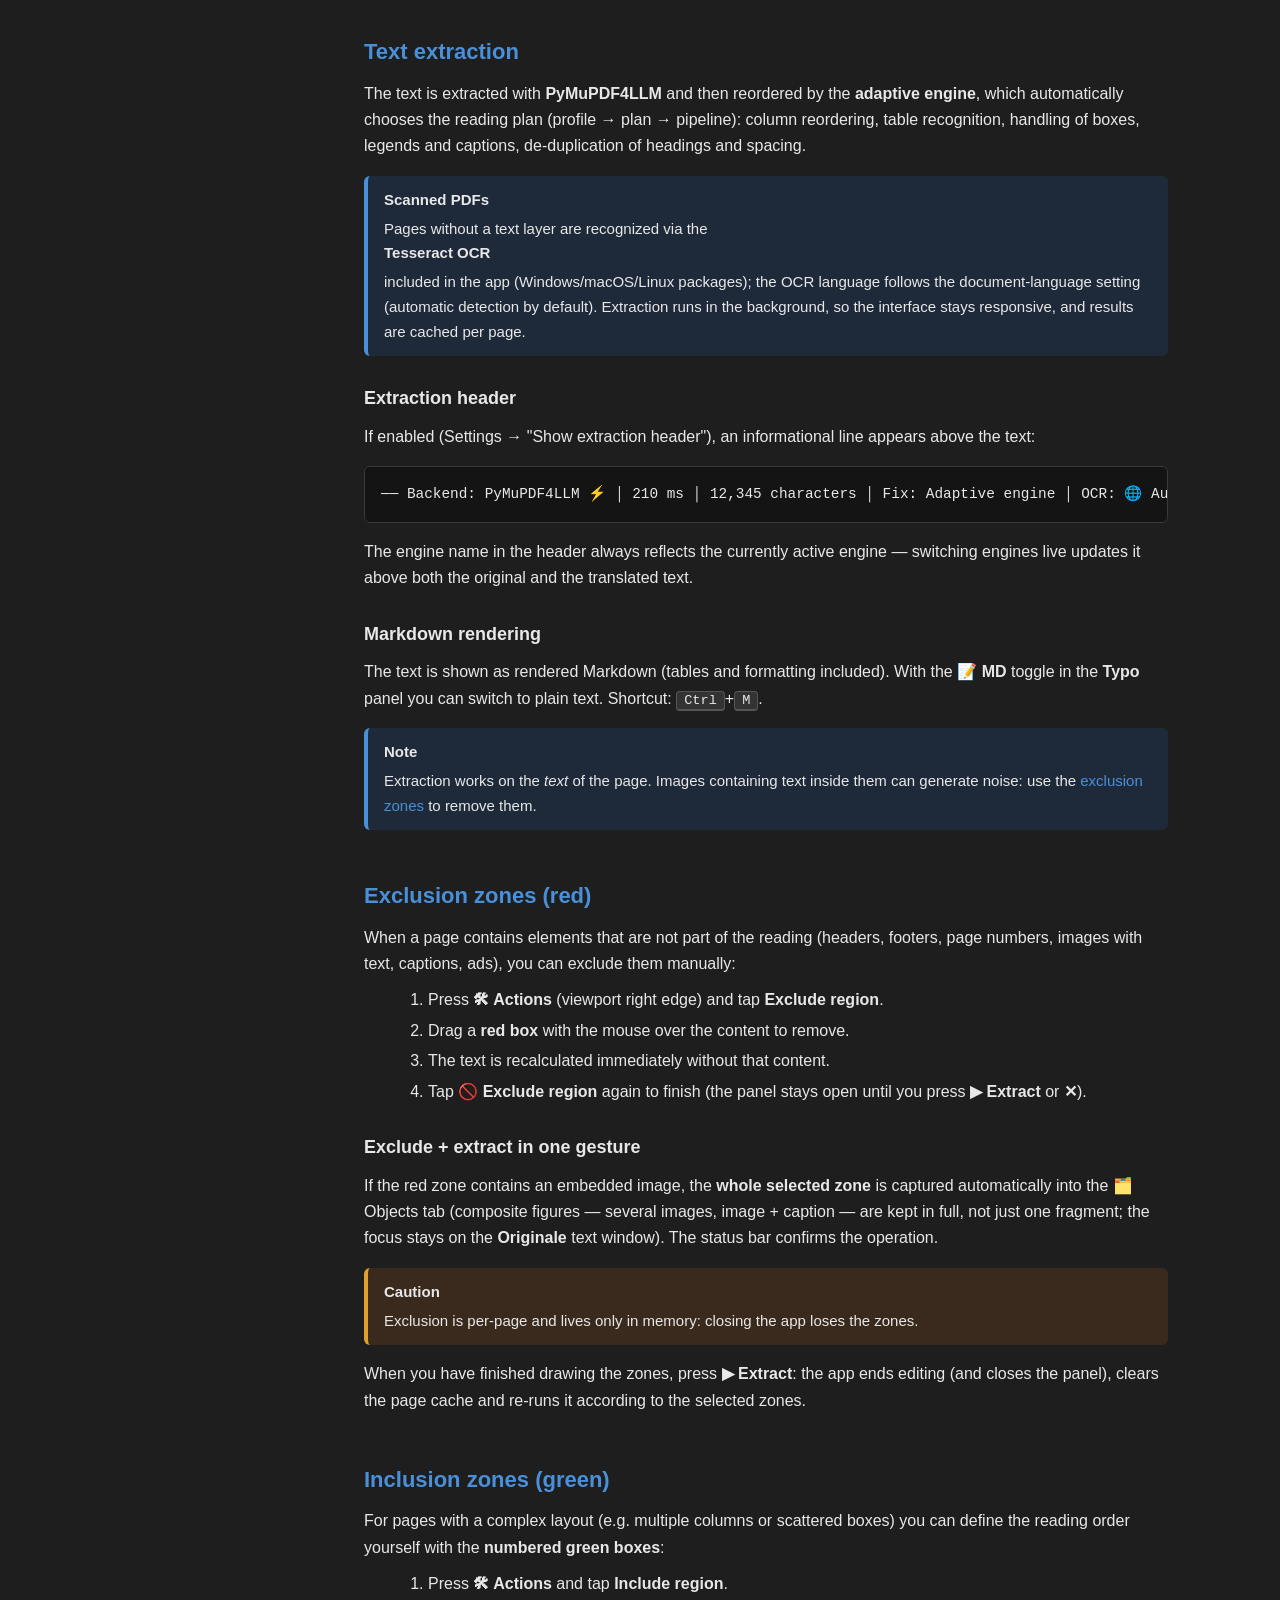
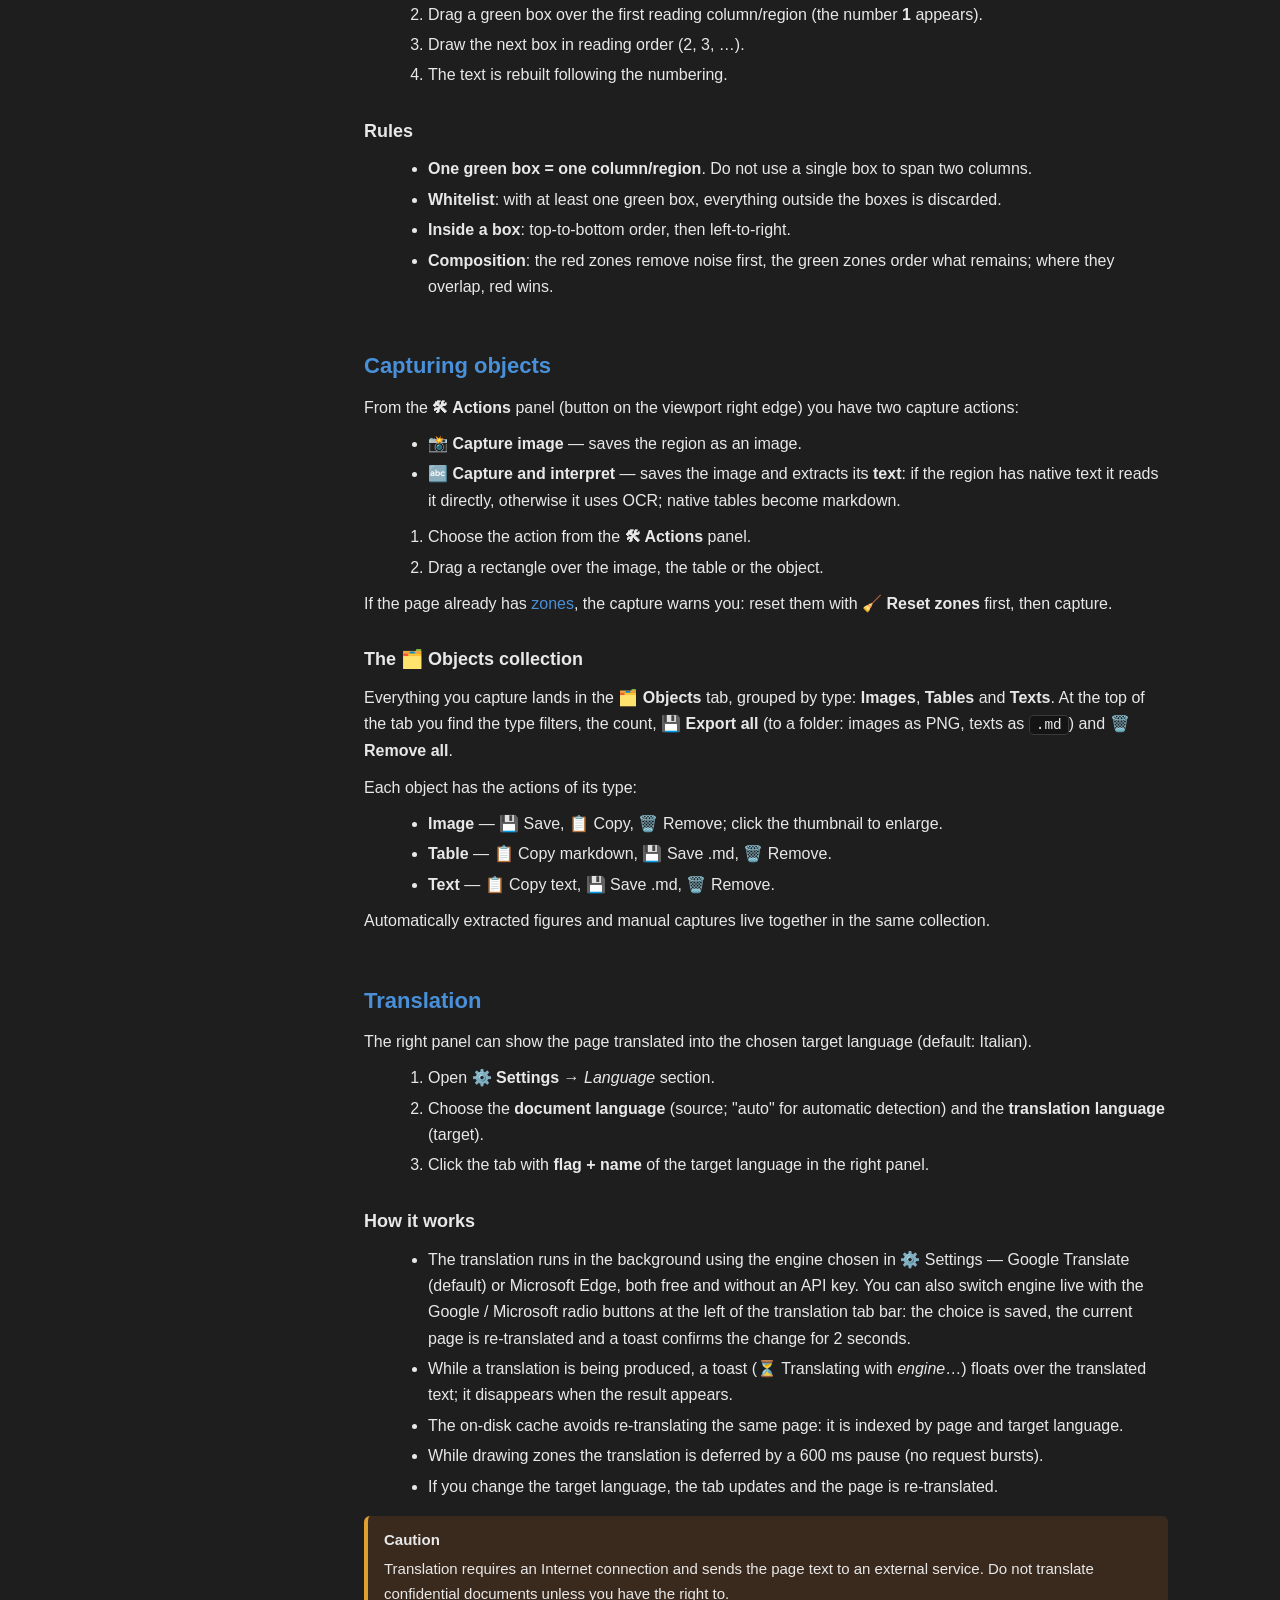
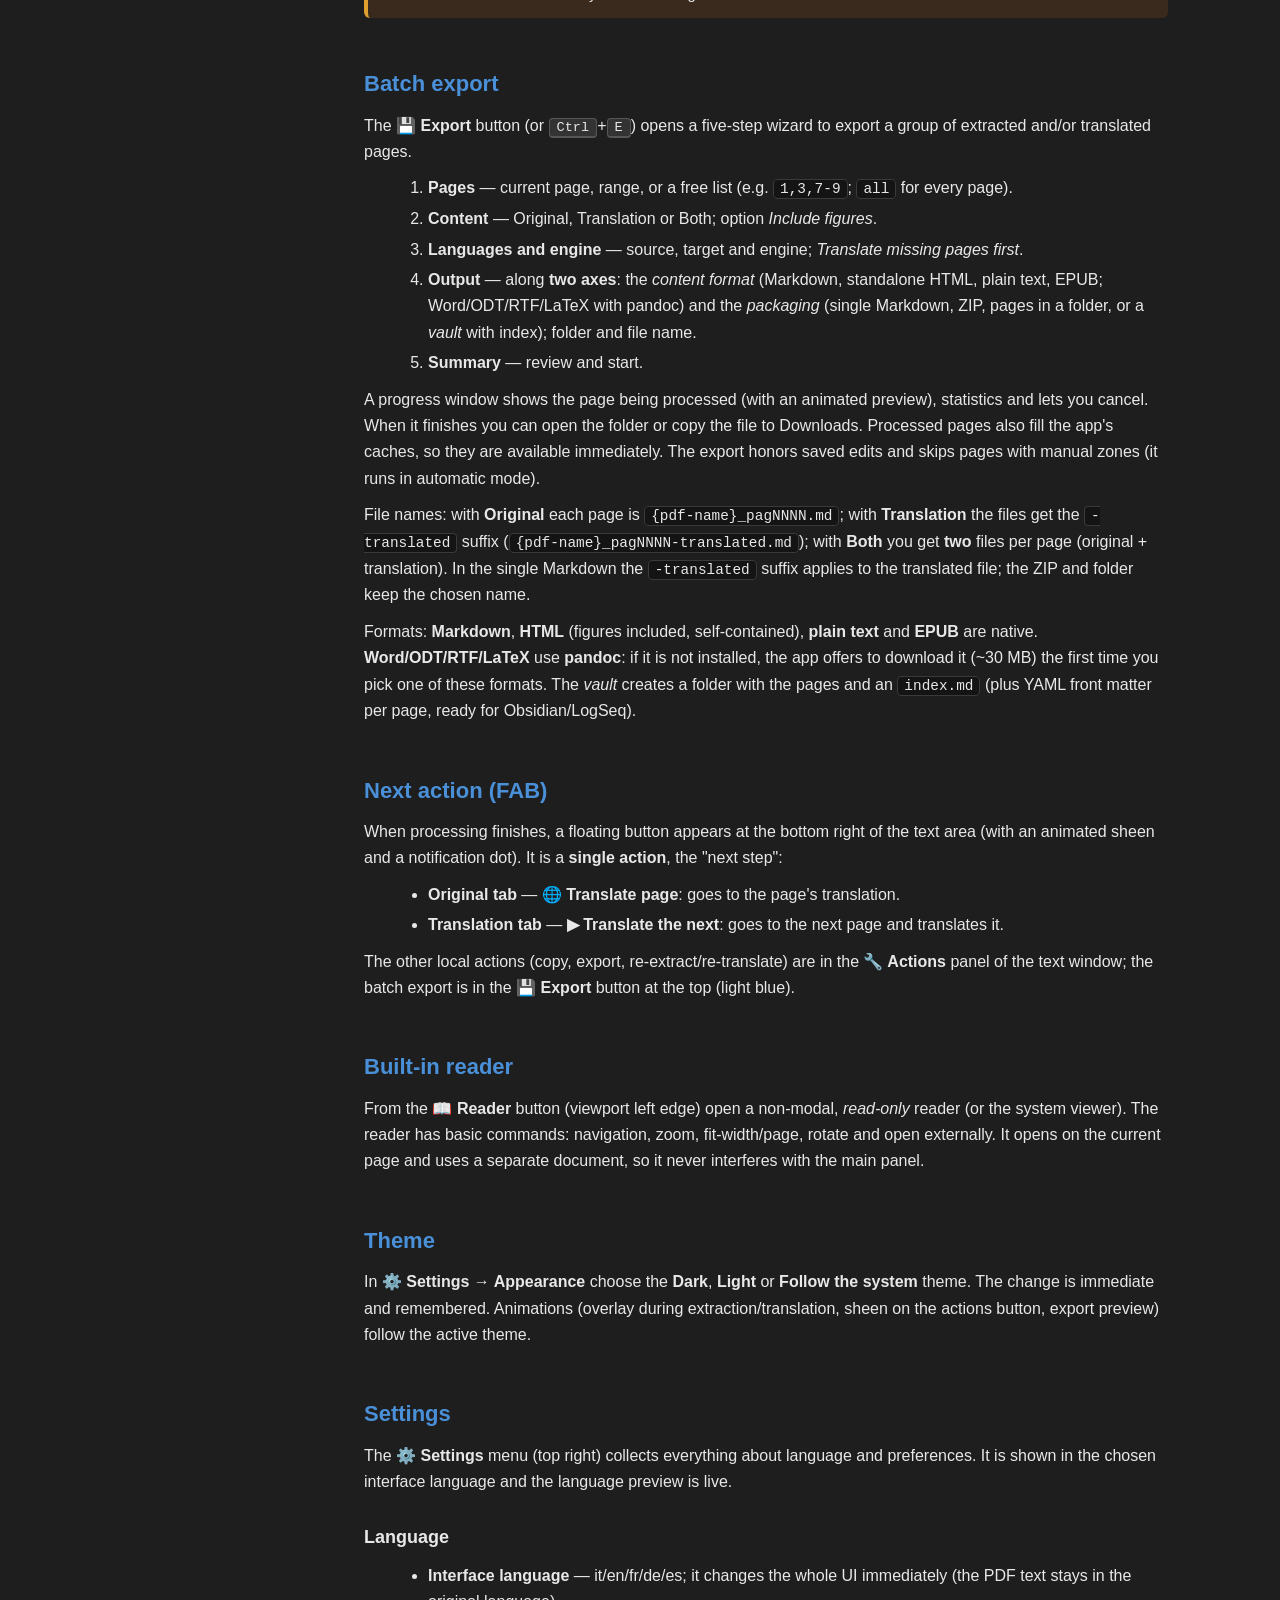
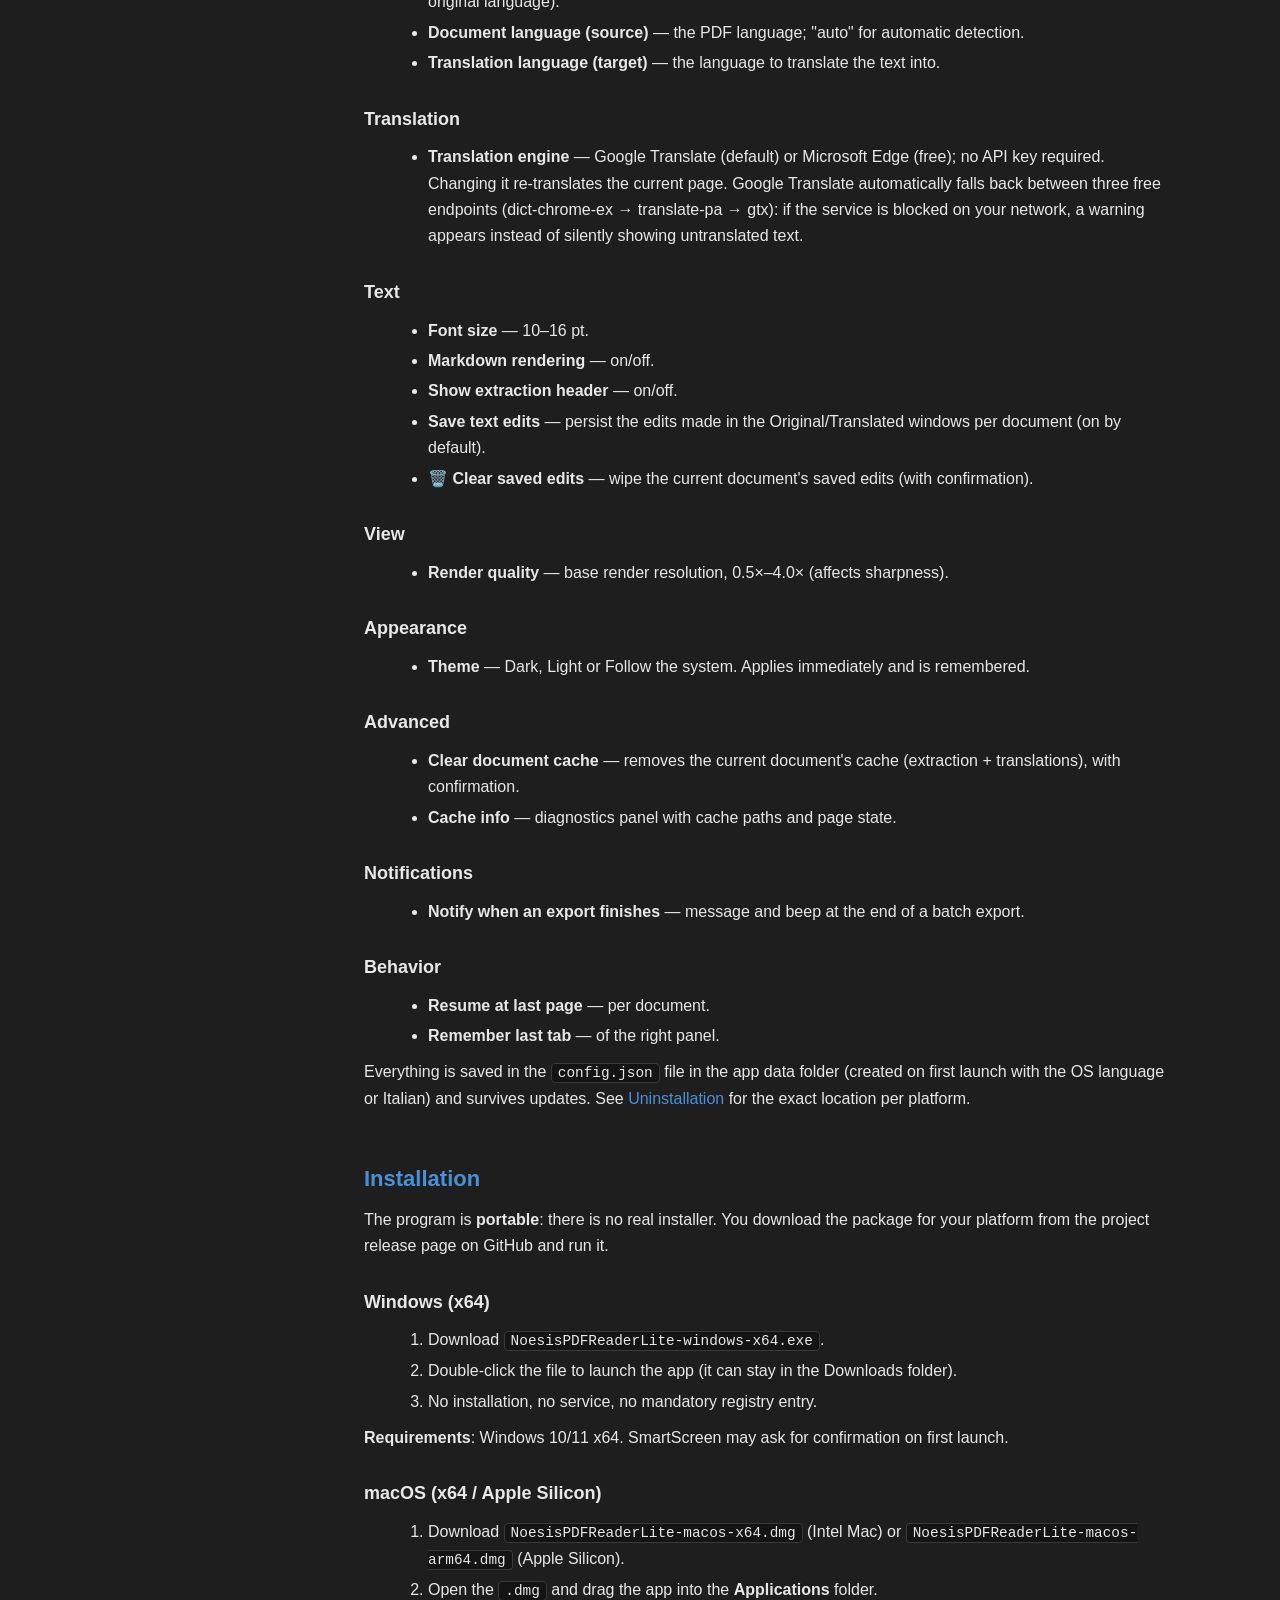
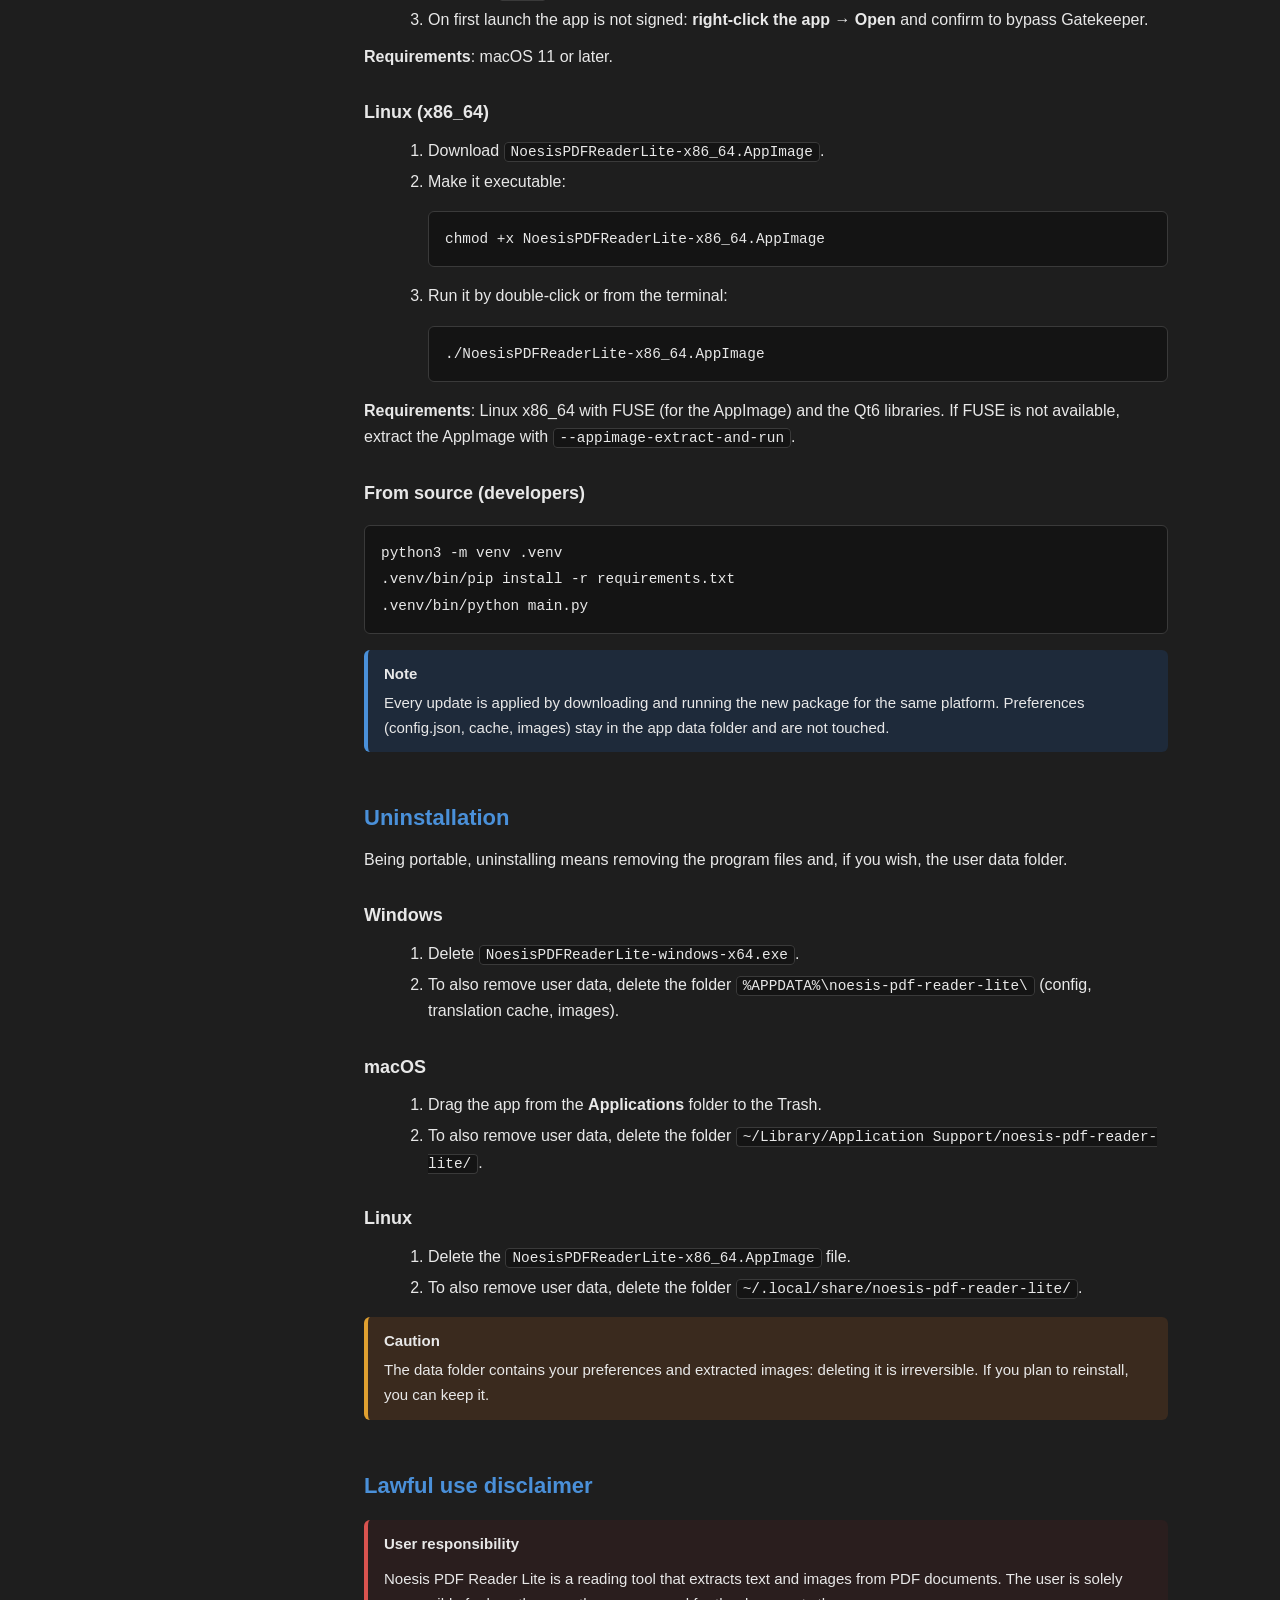
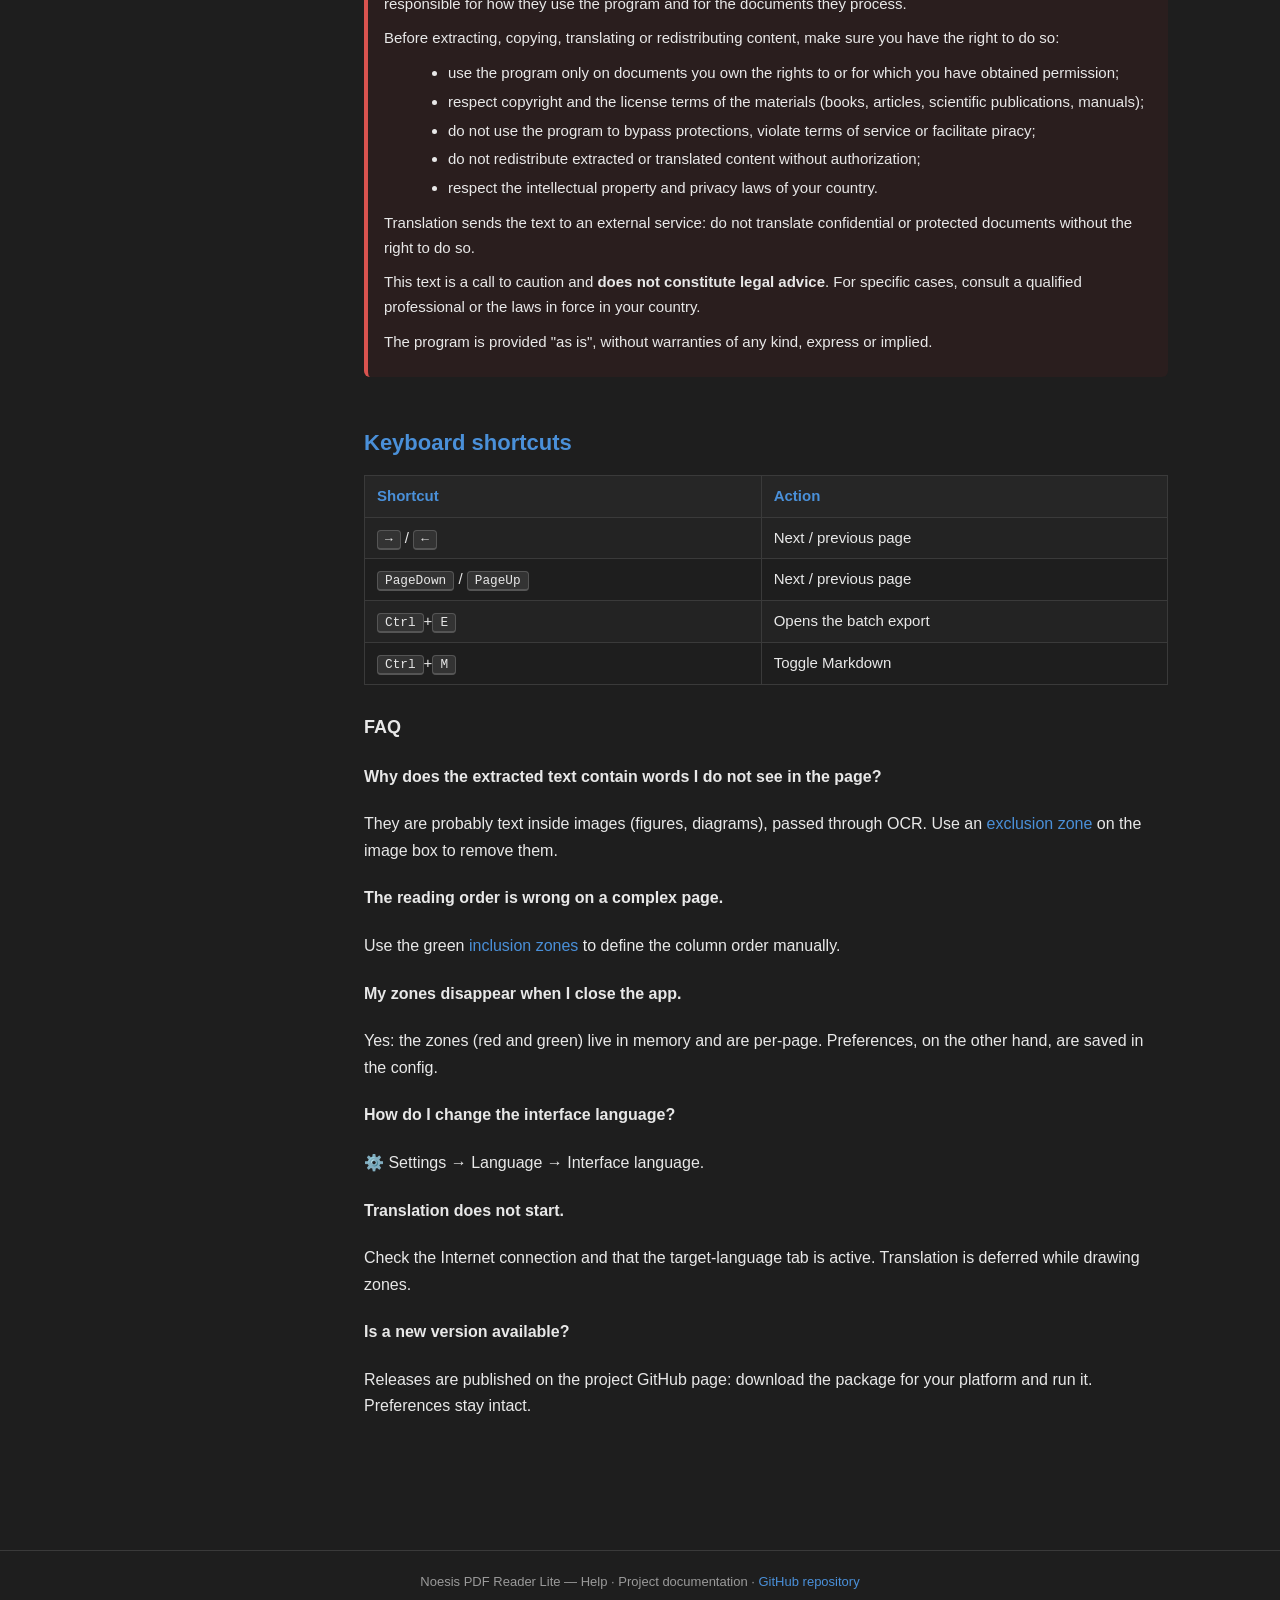
<file: docs/help/en/index.html>
<!DOCTYPE html>
<html lang="en">
<head>
  <meta charset="utf-8">
  <meta name="viewport" content="width=device-width, initial-scale=1">
  <title>Help — Noesis PDF Reader Lite</title>
  <link rel="stylesheet" href="../css/help.css">
</head>
<body>

  <header class="topbar">
    <div class="brand">Noesis PDF Reader <span class="lite">Lite</span> — <em>Help</em></div>
    <div class="lang-switch">
      <a href="../it/" lang="it">🇮🇹 Italiano</a>
      <a href="../en/" class="active" lang="en">🇬🇧 English</a>
      <a href="../fr/" lang="fr">🇫🇷 Français</a>
      <a href="../de/" lang="de">🇩🇪 Deutsch</a>
      <a href="../es/" lang="es">🇪🇸 Español</a>
    </div>
  </header>

  <div class="wrap">
    <nav class="sidebar">
      <div class="group-label">Product</div>
      <a href="#features">Features</a>
      <a href="#getting-started">Getting started</a>
      <a href="#interface">Interface</a>
      <div class="group-label">Usage</div>
      <a href="#navigation">Navigation</a>
      <a href="#extraction">Text extraction</a>
      <a href="#zones-exclude">Exclusion zones</a>
      <a href="#zones-include">Inclusion zones</a>
      <a href="#images">Image extraction</a>
      <a href="#translation">Translation</a>
      <a href="#settings">Settings</a>
      <div class="group-label">Platforms</div>
      <a href="#install">Installation</a>
      <a href="#uninstall">Uninstallation</a>
      <div class="group-label">Legal</div>
      <a href="#legal">Lawful use disclaimer</a>
      <div class="group-label">Reference</div>
      <a href="#shortcuts">Shortcuts &amp; FAQ</a>
    </nav>

    <main class="content">
      <h1>Noesis PDF Reader Lite — Help</h1>
      <p>Welcome to the complete help. Here you will find a description of all
      the features, installation and uninstallation instructions for every
      platform, and information about the lawful use of the program.</p>

      <!-- ═══════════════ PRODUCT ═══════════════ -->

      <h2 id="features">Features</h2>
      <p>Noesis PDF Reader Lite is a PDF reader with an adaptive text
      extraction engine that automatically rebuilds the reading order of the
      page. Compared to the parent project, this version uses a single
      rendering engine (<strong>PyMuPDF</strong>) and a single extraction
      engine (<strong>PyMuPDF4LLM</strong>), with no runtime chooser:
      everything is automatic, with the ability to intervene manually where
      needed.</p>

      <div class="cards">
        <div class="card"><h4>📄 Smart extraction</h4><p>The page text is
          extracted as Markdown with the correct reading order: columns,
          tables, headings, captions.</p></div>
        <div class="card"><h4>🔍 Side-by-side view</h4><p>Rendered page on the
          left, extracted text on the right, with navigation, table of
          contents (TOC) and a built-in reader.</p></div>
        <div class="card"><h4>🚫 Exclusion zones</h4><p>Drag a red box over
          noise (headers, footers, images, captions) to remove it from the
          text.</p></div>
        <div class="card"><h4>🟩 Inclusion zones</h4><p>Numbered green boxes
          define the manual reading order for complex pages.</p></div>
        <div class="card"><h4>🗂️ Objects</h4><p>Capture a page region (image,
          table or text) and find it in the collection, with actions per
          type.</p></div>
        <div class="card"><h4>🌐 Translation</h4><p>Translate the page into
          the chosen target language, with an on-disk cache.</p></div>
        <div class="card"><h4>⚙️ Settings</h4><p>Interface language,
          translation languages, theme, font, header and reading
          behavior.</p></div>
        <div class="card"><h4>💾 Batch export</h4><p>Several pages as
          Markdown, HTML, text or EPUB — or Word/ODT/RTF/LaTeX via pandoc — as a
          single file, ZIP, folder or vault.</p></div>
        <div class="card"><h4>✓ Next action</h4><p>A floating button on the
          text area: translate the page, then translate the next one.</p></div>
        <div class="card"><h4>🎨 Theme</h4><p>Dark, light or follow the system,
          applied live.</p></div>
        <div class="card"><h4>🌍 Multilingual UI</h4><p>Italiano, English,
          Français, Deutsch, Español — switchable on the fly.</p></div>
      </div>

      <h3>In short</h3>
      <ul>
        <li><strong>Automatic by default</strong>: the adaptive engine decides
          the reading plan for every page.</li>
        <li><strong>Manual when needed</strong>: red and green zones only
          intervene when you draw them.</li>
        <li><strong>Zero configuration to start</strong>: open a PDF and
          read.</li>
      </ul>

      <!-- ═══════════════ GETTING STARTED ═══════════════ -->

      <h2 id="getting-started">Getting started</h2>
      <ol>
        <li>Launch the application (see <a href="#install">Installation</a>
          for your platform).</li>
        <li>Click <strong>📂 Open PDF</strong> in the toolbar and choose a PDF
          file.</li>
        <li>The page appears on the left, the extracted text on the right.</li>
        <li>Use <strong>◀ Prev.</strong> / <strong>Next ▶</strong>, the arrow
          keys or the <strong>📑 Index</strong> to move through the
          document.</li>
        <li>If the text contains noise, try the
          <a href="#zones-exclude">exclusion zones</a>.</li>
      </ol>

      <div class="note"><strong>Tip</strong> On first launch the app opens at
        the document's last page (if "Resume at last page" is enabled) and in
        the language detected from the operating system.</div>

      <!-- ═══════════════ INTERFACE ═══════════════ -->

      <h2 id="interface">Interface</h2>
      <p>The window is divided into three main areas:</p>

      <h3>Top toolbar</h3>
      <table>
        <tr><th>Element</th><th>Function</th></tr>
        <tr><td>📂 Open PDF</td><td>Opens a PDF document</td></tr>
        <tr><td>📑 Index</td><td>Shows/hides the table of contents (TOC) on the left (right after <em>Open</em>)</td></tr>
        <tr><td>◀ / ▶ + page no.</td><td>Page navigation (compact capsule)</td></tr>
        <tr><td>💾 Export</td><td><strong>Light blue</strong>, aligned to the text left edge: exports a group of pages (batch); <kbd>Ctrl</kbd>+<kbd>E</kbd></td></tr>
        <tr><td>Google / Microsoft</td><td>Translation engine (radio)</td></tr>
        <tr><td>⚙️ Settings</td><td>Languages, theme, preferences and behavior</td></tr>
        <tr><td>❓ Help</td><td>Opens this help in the browser</td></tr>
      </table>

      <h3>Page panel (left)</h3>
      <p>On the <strong>viewport edges</strong> there are icon rails:</p>
      <table>
        <tr><th>Edge</th><th>Element</th><th>Function</th></tr>
        <tr><td>left</td><td>📖 Reader</td><td>Built-in reader or system viewer</td></tr>
        <tr><td>right</td><td>🛠 Actions</td><td>A <strong>single</strong> button opening the <strong>capture + zones</strong> panel</td></tr>
      </table>
      <p>The <strong>🛠 Actions</strong> button opens a <strong>single panel</strong>
      of round coloured icons that drops <strong>below</strong> the button
      (bottom right), so it <strong>does not cover the page area</strong> where
      you draw zones. It gathers capture (blue = capture image, purple =
      interpret) and zones (red = exclude, green = include, amber = reset,
      blue = extract, grey = close), with an <strong>outline shadow</strong>.
      The panel stays active for the whole session and closes when you press
      <strong>Actions</strong> again or <strong>Extract</strong>.</p>

      <h3>Right panel (text)</h3>
      <p>Three tabs at the top right:</p>
      <ul>
        <li><strong>📄 Original</strong> — the extracted text (auto or manual).</li>
        <li><strong>🇫🇷 … (flag + language)</strong> — the translation of the
          page into the target language chosen in Settings.</li>
        <li><strong>🗂️ Objects</strong> — the collection of captured images,
          tables and texts.</li>
      </ul>
      <p>The two text tabs (📄 Original and the translation) are editable
      windows: you can type, select, copy and paste freely (Ctrl+C / Ctrl+V
      / Ctrl+X / Ctrl+Z). Each window has two <strong>floating</strong> buttons:
      <strong>🔧 Actions</strong> (top right) opens an icon capsule with copy,
      export, re-extract/re-translate and the CTA <em>Translate</em> /
      <em>Translate next</em> which <strong>blinks</strong>; <strong>T Typo</strong>
      (top left) opens the text size (<strong>A− · n pt · A+ · ↺</strong>), the
      typeface (<strong>Sans · Serif · Mono</strong>) and the <strong>📝 MD</strong>
      toggle (Markdown rendering / plain text). While saving is enabled, edits
      not yet written to disk are kept per page and come back when you reopen
      the document.</p>

      <h3>Status bar</h3>
      <p>At the bottom it shows the current page, the document and the
      extraction time, plus the zone-related messages.</p>

      <!-- ═══════════════ NAVIGATION ═══════════════ -->

      <h2 id="navigation">Navigation</h2>
      <ul>
        <li><strong>Buttons</strong>: ◀ Prev. / Next ▶ and the page number box.</li>
        <li><strong>Keyboard</strong>: ← → arrows and PageUp/PageDown.</li>
        <li><strong>Table of contents (TOC)</strong>: click 📑 Index and pick
          an entry to jump to the chapter.</li>
        <li><strong>Left pane</strong>: always fitted to the window (no zoom).
          The reading zoom lives in the <a href="#reader">reader</a>.</li>
        <li><strong>Resume</strong>: if enabled in Settings, the app reopens
          the document at the last page read.</li>
      </ul>

      <!-- ═══════════════ TEXT EXTRACTION ═══════════════ -->

      <h2 id="extraction">Text extraction</h2>
      <p>The text is extracted with <strong>PyMuPDF4LLM</strong> and then
      reordered by the <strong>adaptive engine</strong>, which automatically
      chooses the reading plan (profile → plan → pipeline): column reordering,
      table recognition, handling of boxes, legends and captions,
      de-duplication of headings and spacing.</p>

      <div class="note"><strong>Scanned PDFs</strong> Pages without a text
        layer are recognized via the <strong>Tesseract OCR</strong> included
        in the app (Windows/macOS/Linux packages); the OCR language follows
        the document-language setting (automatic detection by default).
        Extraction runs in the background, so the interface stays responsive,
        and results are cached per page.</div>

      <h3>Extraction header</h3>
      <p>If enabled (Settings → "Show extraction header"), an informational
      line appears above the text:</p>
      <pre><code>── Backend: PyMuPDF4LLM ⚡ │ 210 ms │ 12,345 characters │ Fix: Adaptive engine │ OCR: 🌐 Auto │ Transl: Google Translate ──</code></pre>
      <p>The engine name in the header always reflects the
      currently active engine — switching engines live updates it above both
      the original and the translated text.</p>

      <h3>Markdown rendering</h3>
      <p>The text is shown as rendered Markdown (tables and formatting
      included). With the <strong>📝 MD</strong> toggle in the
      <strong>Typo</strong> panel you can switch to plain text.
      Shortcut: <kbd>Ctrl</kbd>+<kbd>M</kbd>.</p>

      <div class="note"><strong>Note</strong> Extraction works on the
        <em>text</em> of the page. Images containing text inside them can
        generate noise: use the <a href="#zones-exclude">exclusion zones</a>
        to remove them.</div>

      <!-- ═══════════════ EXCLUSION ZONES ═══════════════ -->

      <h2 id="zones-exclude">Exclusion zones (red)</h2>
      <p>When a page contains elements that are not part of the reading
      (headers, footers, page numbers, images with text, captions, ads), you
      can exclude them manually:</p>
      <ol>
        <li>Press <strong>🛠 Actions</strong> (viewport right edge) and tap
          <strong>Exclude region</strong>.</li>
        <li>Drag a <strong>red box</strong> with the mouse over the content to
          remove.</li>
        <li>The text is recalculated immediately without that content.</li>
        <li>Tap <strong>🚫 Exclude region</strong> again to finish (the panel
          stays open until you press <strong>▶ Extract</strong> or
          <strong>✕</strong>).</li>
      </ol>

      <h3>Exclude + extract in one gesture</h3>
      <p>If the red zone contains an embedded image, the <strong>whole
      selected zone</strong> is captured automatically into the 🗂️ Objects
      tab (composite figures — several images, image + caption — are kept
      in full, not just one fragment; the focus stays on the
      <strong>Originale</strong> text window). The status bar confirms the
      operation.</p>

      <div class="warning"><strong>Caution</strong> Exclusion is per-page and
        lives only in memory: closing the app loses the zones.</div>

      <p>When you have finished drawing the zones, press <strong>▶ Extract</strong>:
      the app ends editing (and closes the panel), clears the page cache and
      re-runs it according to the selected zones.</p>

      <!-- ═══════════════ INCLUSION ZONES ═══════════════ -->

      <h2 id="zones-include">Inclusion zones (green)</h2>
      <p>For pages with a complex layout (e.g. multiple columns or scattered
      boxes) you can define the reading order yourself with the
      <strong>numbered green boxes</strong>:</p>
      <ol>
        <li>Press <strong>🛠 Actions</strong> and tap
          <strong>Include region</strong>.</li>
        <li>Drag a green box over the first reading column/region (the number
          <strong>1</strong> appears).</li>
        <li>Draw the next box in reading order (2, 3, …).</li>
        <li>The text is rebuilt following the numbering.</li>
      </ol>

      <h3>Rules</h3>
      <ul>
        <li><strong>One green box = one column/region</strong>. Do not use a
          single box to span two columns.</li>
        <li><strong>Whitelist</strong>: with at least one green box, everything
          outside the boxes is discarded.</li>
        <li><strong>Inside a box</strong>: top-to-bottom order, then
          left-to-right.</li>
        <li><strong>Composition</strong>: the red zones remove noise first,
          the green zones order what remains; where they overlap, red wins.</li>
      </ul>

      <!-- ═══════════════ IMAGE EXTRACTION ═══════════════ -->

      <h2 id="images">Capturing objects</h2>
      <p>From the <strong>🛠 Actions</strong> panel (button on the viewport
      right edge) you have two capture actions:</p>
      <ul>
        <li><strong>📸 Capture image</strong> — saves the region as an
          image.</li>
        <li><strong>🔤 Capture and interpret</strong> — saves the image and
          extracts its <strong>text</strong>: if the region has native text it
          reads it directly, otherwise it uses OCR; native tables become
          markdown.</li>
      </ul>
      <ol>
        <li>Choose the action from the <strong>🛠 Actions</strong> panel.</li>
        <li>Drag a rectangle over the image, the table or the object.</li>
      </ol>
      <p>If the page already has <a href="#zones-exclude">zones</a>, the
      capture warns you: reset them with <strong>🧹 Reset zones</strong> first,
      then capture.</p>

      <h3>The 🗂️ Objects collection</h3>
      <p>Everything you capture lands in the <strong>🗂️ Objects</strong> tab,
      grouped by type: <strong>Images</strong>, <strong>Tables</strong> and
      <strong>Texts</strong>. At the top of the tab you find the type filters,
      the count, <strong>💾 Export all</strong> (to a folder: images as PNG,
      texts as <code>.md</code>) and <strong>🗑️ Remove all</strong>.</p>
      <p>Each object has the actions of its type:</p>
      <ul>
        <li><strong>Image</strong> — 💾 Save, 📋 Copy, 🗑️ Remove; click the
          thumbnail to enlarge.</li>
        <li><strong>Table</strong> — 📋 Copy markdown, 💾 Save .md, 🗑️ Remove.</li>
        <li><strong>Text</strong> — 📋 Copy text, 💾 Save .md, 🗑️ Remove.</li>
      </ul>
      <p>Automatically extracted figures and manual captures live together in
      the same collection.</p>

      <!-- ═══════════════ TRANSLATION ═══════════════ -->

      <h2 id="translation">Translation</h2>
      <p>The right panel can show the page translated into the chosen target
      language (default: Italian).</p>
      <ol>
        <li>Open <strong>⚙️ Settings</strong> → <em>Language</em> section.</li>
        <li>Choose the <strong>document language</strong> (source; "auto" for
          automatic detection) and the <strong>translation language</strong>
          (target).</li>
        <li>Click the tab with <strong>flag + name</strong> of the target
          language in the right panel.</li>
      </ol>

      <h3>How it works</h3>
      <ul>
        <li>The translation runs in the background using the engine chosen in
          ⚙️ Settings — Google Translate (default) or Microsoft Edge, both free
          and without an API key. You can also switch engine live with the
          Google / Microsoft radio buttons at the left of the translation tab
          bar: the choice is saved, the current page is re-translated and a
          toast confirms the change for 2 seconds.</li>
        <li>While a translation is being produced, a toast (⏳ Translating with <em>engine</em>…)
          floats over the translated text; it disappears when the result
          appears.</li>
        <li>The on-disk cache avoids re-translating the same page: it is
          indexed by page and target language.</li>
        <li>While drawing zones the translation is deferred by a 600 ms pause
          (no request bursts).</li>
        <li>If you change the target language, the tab updates and the page is
          re-translated.</li>
      </ul>

      <div class="warning"><strong>Caution</strong> Translation requires an
        Internet connection and sends the page text to an external service. Do
        not translate confidential documents unless you have the right to.</div>

      <!-- ═══════════════ ACTIONS AND EXPORT ═══════════════ -->

      <h2 id="batch">Batch export</h2>
      <p>The <strong>💾 Export</strong> button (or <kbd>Ctrl</kbd>+<kbd>E</kbd>)
      opens a five-step wizard to export a group of extracted and/or translated
      pages.</p>
      <ol>
        <li><strong>Pages</strong> — current page, range, or a free list
          (e.g. <code>1,3,7-9</code>; <code>all</code> for every page).</li>
        <li><strong>Content</strong> — Original, Translation or Both; option
          <em>Include figures</em>.</li>
        <li><strong>Languages and engine</strong> — source, target and engine;
          <em>Translate missing pages first</em>.</li>
        <li><strong>Output</strong> — along <strong>two axes</strong>: the
          <em>content format</em> (Markdown, standalone HTML, plain text, EPUB;
          Word/ODT/RTF/LaTeX with pandoc) and the <em>packaging</em> (single
          Markdown, ZIP, pages in a folder, or a <em>vault</em> with index);
          folder and file name.</li>
        <li><strong>Summary</strong> — review and start.</li>
      </ol>
      <p>A progress window shows the page being processed (with an animated
      preview), statistics and lets you cancel. When it finishes you can open
      the folder or copy the file to Downloads. Processed pages also fill the
      app's caches, so they are available immediately. The export honors saved
      edits and skips pages with manual zones (it runs in automatic mode).</p>
      <p>File names: with <strong>Original</strong> each page is
      <code>{pdf-name}_pagNNNN.md</code>; with <strong>Translation</strong> the
      files get the <code>-translated</code> suffix
      (<code>{pdf-name}_pagNNNN-translated.md</code>); with
      <strong>Both</strong> you get <strong>two</strong> files per page
      (original + translation). In the single Markdown the
      <code>-translated</code> suffix applies to the translated file; the ZIP
      and folder keep the chosen name.</p>
      <p>Formats: <strong>Markdown</strong>, <strong>HTML</strong> (figures
      included, self-contained), <strong>plain text</strong> and
      <strong>EPUB</strong> are native. <strong>Word/ODT/RTF/LaTeX</strong> use
      <strong>pandoc</strong>: if it is not installed, the app offers to
      download it (~30&nbsp;MB) the first time you pick one of these formats.
      The <em>vault</em> creates a folder with the pages and an
      <code>index.md</code> (plus YAML front matter per page, ready for
      Obsidian/LogSeq).</p>

      <h2 id="page-actions">Next action (FAB)</h2>
      <p>When processing finishes, a floating button appears at the bottom right
      of the text area (with an animated sheen and a notification dot). It is a
      <strong>single action</strong>, the "next step":</p>
      <ul>
        <li><strong>Original tab</strong> — <strong>🌐 Translate page</strong>:
          goes to the page's translation.</li>
        <li><strong>Translation tab</strong> — <strong>▶ Translate the
          next</strong>: goes to the next page and translates it.</li>
      </ul>
      <p>The other local actions (copy, export, re-extract/re-translate) are in
      the <strong>🔧 Actions</strong> panel of the text window; the batch export
      is in the <strong>💾 Export</strong> button at the top (light blue).</p>

      <h2 id="reader">Built-in reader</h2>
      <p>From the <strong>📖 Reader</strong> button (viewport left edge) open a
      non-modal,
      <em>read-only</em> reader (or the system viewer). The reader has basic
      commands: navigation, zoom, fit-width/page, rotate and open externally. It
      opens on the current page and uses a separate document, so it never
      interferes with the main panel.</p>

      <h2 id="theme">Theme</h2>
      <p>In <strong>⚙️ Settings → Appearance</strong> choose the
      <strong>Dark</strong>, <strong>Light</strong> or <strong>Follow the
      system</strong> theme. The change is immediate and remembered. Animations
      (overlay during extraction/translation, sheen on the actions button,
      export preview) follow the active theme.</p>

      <!-- ═══════════════ SETTINGS ═══════════════ -->

      <h2 id="settings">Settings</h2>
      <p>The <strong>⚙️ Settings</strong> menu (top right) collects everything
      about language and preferences. It is shown in the chosen interface
      language and the language preview is live.</p>

      <h3>Language</h3>
      <ul>
        <li><strong>Interface language</strong> — it/en/fr/de/es; it changes
          the whole UI immediately (the PDF text stays in the original
          language).</li>
        <li><strong>Document language (source)</strong> — the PDF language;
          "auto" for automatic detection.</li>
        <li><strong>Translation language (target)</strong> — the language to
          translate the text into.</li>
      </ul>

      <h3>Translation</h3>
      <ul>
        <li><strong>Translation engine</strong> — Google Translate (default)
          or Microsoft Edge (free); no API key required. Changing it
          re-translates the current page. Google Translate automatically falls
          back between three free endpoints (dict-chrome-ex → translate-pa → gtx): if the
          service is blocked on your network, a warning appears instead of
          silently showing untranslated text.</li>
      </ul>

      <h3>Text</h3>
      <ul>
        <li><strong>Font size</strong> — 10–16 pt.</li>
        <li><strong>Markdown rendering</strong> — on/off.</li>
        <li><strong>Show extraction header</strong> — on/off.</li>
        <li><strong>Save text edits</strong> — persist the edits made in the
          Original/Translated windows per document (on by default).</li>
        <li><strong>🗑️ Clear saved edits</strong> — wipe the current
          document's saved edits (with confirmation).</li>
      </ul>

      <h3>View</h3>
      <ul>
        <li><strong>Render quality</strong> — base render resolution,
          0.5×–4.0× (affects sharpness).</li>
      </ul>

      <h3>Appearance</h3>
      <ul>
        <li><strong>Theme</strong> — Dark, Light or Follow the system. Applies
          immediately and is remembered.</li>
      </ul>

      <h3>Advanced</h3>
      <ul>
        <li><strong>Clear document cache</strong> — removes the current
          document's cache (extraction + translations), with confirmation.</li>
        <li><strong>Cache info</strong> — diagnostics panel with cache paths and
          page state.</li>
      </ul>

      <h3>Notifications</h3>
      <ul>
        <li><strong>Notify when an export finishes</strong> — message and beep
          at the end of a batch export.</li>
      </ul>

      <h3>Behavior</h3>
      <ul>
        <li><strong>Resume at last page</strong> — per document.</li>
        <li><strong>Remember last tab</strong> — of the right panel.</li>
      </ul>

      <p>Everything is saved in the <code>config.json</code> file in the app
      data folder (created on first launch with the OS language or Italian)
      and survives updates. See <a href="#uninstall">Uninstallation</a> for
      the exact location per platform.</p>

      <!-- ═══════════════ INSTALLATION ═══════════════ -->

      <h2 id="install">Installation</h2>
      <p>The program is <strong>portable</strong>: there is no real installer.
      You download the package for your platform from the project release page
      on GitHub and run it.</p>

      <h3>Windows (x64)</h3>
      <ol>
        <li>Download <code>NoesisPDFReaderLite-windows-x64.exe</code>.</li>
        <li>Double-click the file to launch the app (it can stay in the
          Downloads folder).</li>
        <li>No installation, no service, no mandatory registry entry.</li>
      </ol>
      <p><strong>Requirements</strong>: Windows 10/11 x64. SmartScreen may
      ask for confirmation on first launch.</p>

      <h3>macOS (x64 / Apple Silicon)</h3>
      <ol>
        <li>Download <code>NoesisPDFReaderLite-macos-x64.dmg</code> (Intel Mac)
          or <code>NoesisPDFReaderLite-macos-arm64.dmg</code> (Apple
          Silicon).</li>
        <li>Open the <code>.dmg</code> and drag the app into the
          <strong>Applications</strong> folder.</li>
        <li>On first launch the app is not signed: <strong>right-click the app
          → Open</strong> and confirm to bypass Gatekeeper.</li>
      </ol>
      <p><strong>Requirements</strong>: macOS 11 or later.</p>

      <h3>Linux (x86_64)</h3>
      <ol>
        <li>Download <code>NoesisPDFReaderLite-x86_64.AppImage</code>.</li>
        <li>Make it executable:
          <pre><code>chmod +x NoesisPDFReaderLite-x86_64.AppImage</code></pre></li>
        <li>Run it by double-click or from the terminal:
          <pre><code>./NoesisPDFReaderLite-x86_64.AppImage</code></pre></li>
      </ol>
      <p><strong>Requirements</strong>: Linux x86_64 with FUSE (for the
      AppImage) and the Qt6 libraries. If FUSE is not available, extract the
      AppImage with <code>--appimage-extract-and-run</code>.</p>

      <h3>From source (developers)</h3>
      <pre><code>python3 -m venv .venv
.venv/bin/pip install -r requirements.txt
.venv/bin/python main.py</code></pre>

      <div class="note"><strong>Note</strong> Every update is applied by
        downloading and running the new package for the same platform.
        Preferences (config.json, cache, images) stay in the app data folder
        and are not touched.</div>

      <!-- ═══════════════ UNINSTALLATION ═══════════════ -->

      <h2 id="uninstall">Uninstallation</h2>
      <p>Being portable, uninstalling means removing the program files and, if
      you wish, the user data folder.</p>

      <h3>Windows</h3>
      <ol>
        <li>Delete <code>NoesisPDFReaderLite-windows-x64.exe</code>.</li>
        <li>To also remove user data, delete the folder
          <code>%APPDATA%\noesis-pdf-reader-lite\</code> (config, translation
          cache, images).</li>
      </ol>

      <h3>macOS</h3>
      <ol>
        <li>Drag the app from the <strong>Applications</strong> folder to the
          Trash.</li>
        <li>To also remove user data, delete the folder
          <code>~/Library/Application Support/noesis-pdf-reader-lite/</code>.</li>
      </ol>

      <h3>Linux</h3>
      <ol>
        <li>Delete the <code>NoesisPDFReaderLite-x86_64.AppImage</code>
          file.</li>
        <li>To also remove user data, delete the folder
          <code>~/.local/share/noesis-pdf-reader-lite/</code>.</li>
      </ol>

      <div class="warning"><strong>Caution</strong> The data folder contains
        your preferences and extracted images: deleting it is irreversible.
        If you plan to reinstall, you can keep it.</div>

      <!-- ═══════════════ LAWFUL USE DISCLAIMER ═══════════════ -->

      <h2 id="legal">Lawful use disclaimer</h2>
      <div class="legal">
        <strong>User responsibility</strong>
        <p>Noesis PDF Reader Lite is a reading tool that extracts text and
        images from PDF documents. The user is solely responsible for how they
        use the program and for the documents they process.</p>
        <p>Before extracting, copying, translating or redistributing content,
        make sure you have the right to do so:</p>
        <ul>
          <li>use the program only on documents you own the rights to or for
            which you have obtained permission;</li>
          <li>respect copyright and the license terms of the materials (books,
            articles, scientific publications, manuals);</li>
          <li>do not use the program to bypass protections, violate terms of
            service or facilitate piracy;</li>
          <li>do not redistribute extracted or translated content without
            authorization;</li>
          <li>respect the intellectual property and privacy laws of your
            country.</li>
        </ul>
        <p>Translation sends the text to an external service: do not translate
        confidential or protected documents without the right to do so.</p>
        <p>This text is a call to caution and <strong>does not constitute
        legal advice</strong>. For specific cases, consult a qualified
        professional or the laws in force in your country.</p>
        <p>The program is provided "as is", without warranties of any kind,
        express or implied.</p>
      </div>

      <!-- ═══════════════ SHORTCUTS & FAQ ═══════════════ -->

      <h2 id="shortcuts">Keyboard shortcuts</h2>
      <table>
        <tr><th>Shortcut</th><th>Action</th></tr>
        <tr><td><kbd>→</kbd> / <kbd>←</kbd></td><td>Next / previous page</td></tr>
        <tr><td><kbd>PageDown</kbd> / <kbd>PageUp</kbd></td><td>Next / previous page</td></tr>
        <tr><td><kbd>Ctrl</kbd>+<kbd>E</kbd></td><td>Opens the batch export</td></tr>
        <tr><td><kbd>Ctrl</kbd>+<kbd>M</kbd></td><td>Toggle Markdown</td></tr>
      </table>

      <h3>FAQ</h3>
      <h4>Why does the extracted text contain words I do not see in the page?</h4>
      <p>They are probably text inside images (figures, diagrams), passed
      through OCR. Use an <a href="#zones-exclude">exclusion zone</a> on the
      image box to remove them.</p>

      <h4>The reading order is wrong on a complex page.</h4>
      <p>Use the green <a href="#zones-include">inclusion zones</a> to define
      the column order manually.</p>

      <h4>My zones disappear when I close the app.</h4>
      <p>Yes: the zones (red and green) live in memory and are per-page.
      Preferences, on the other hand, are saved in the config.</p>

      <h4>How do I change the interface language?</h4>
      <p>⚙️ Settings → Language → Interface language.</p>

      <h4>Translation does not start.</h4>
      <p>Check the Internet connection and that the target-language tab is
      active. Translation is deferred while drawing zones.</p>

      <h4>Is a new version available?</h4>
      <p>Releases are published on the project GitHub page: download the
      package for your platform and run it. Preferences stay intact.</p>
    </main>
  </div>

  <footer>
    Noesis PDF Reader Lite — Help · Project documentation ·
    <a href="https://github.com/vigliafg/noesis-pdf-reader-lite">GitHub repository</a>
  </footer>

  <script src="../js/help.js"></script>
</body>
</html>
</file>
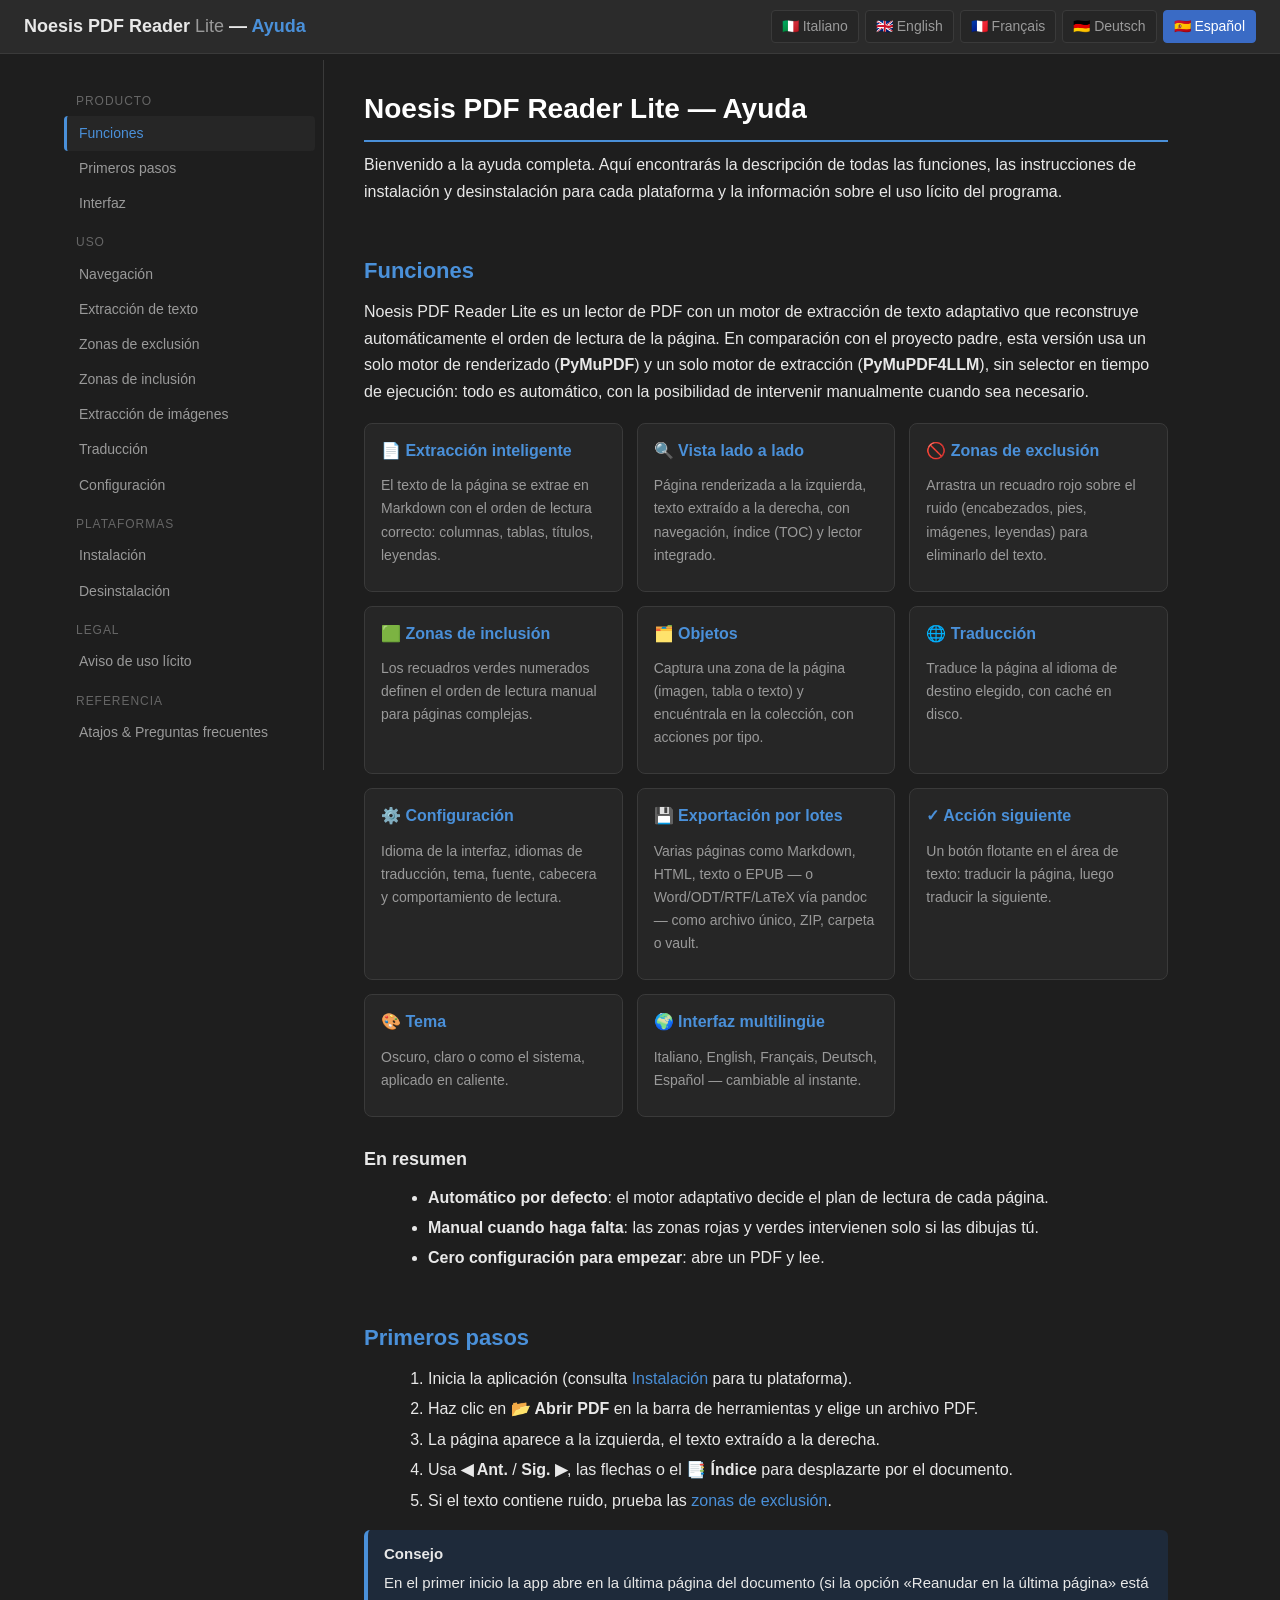
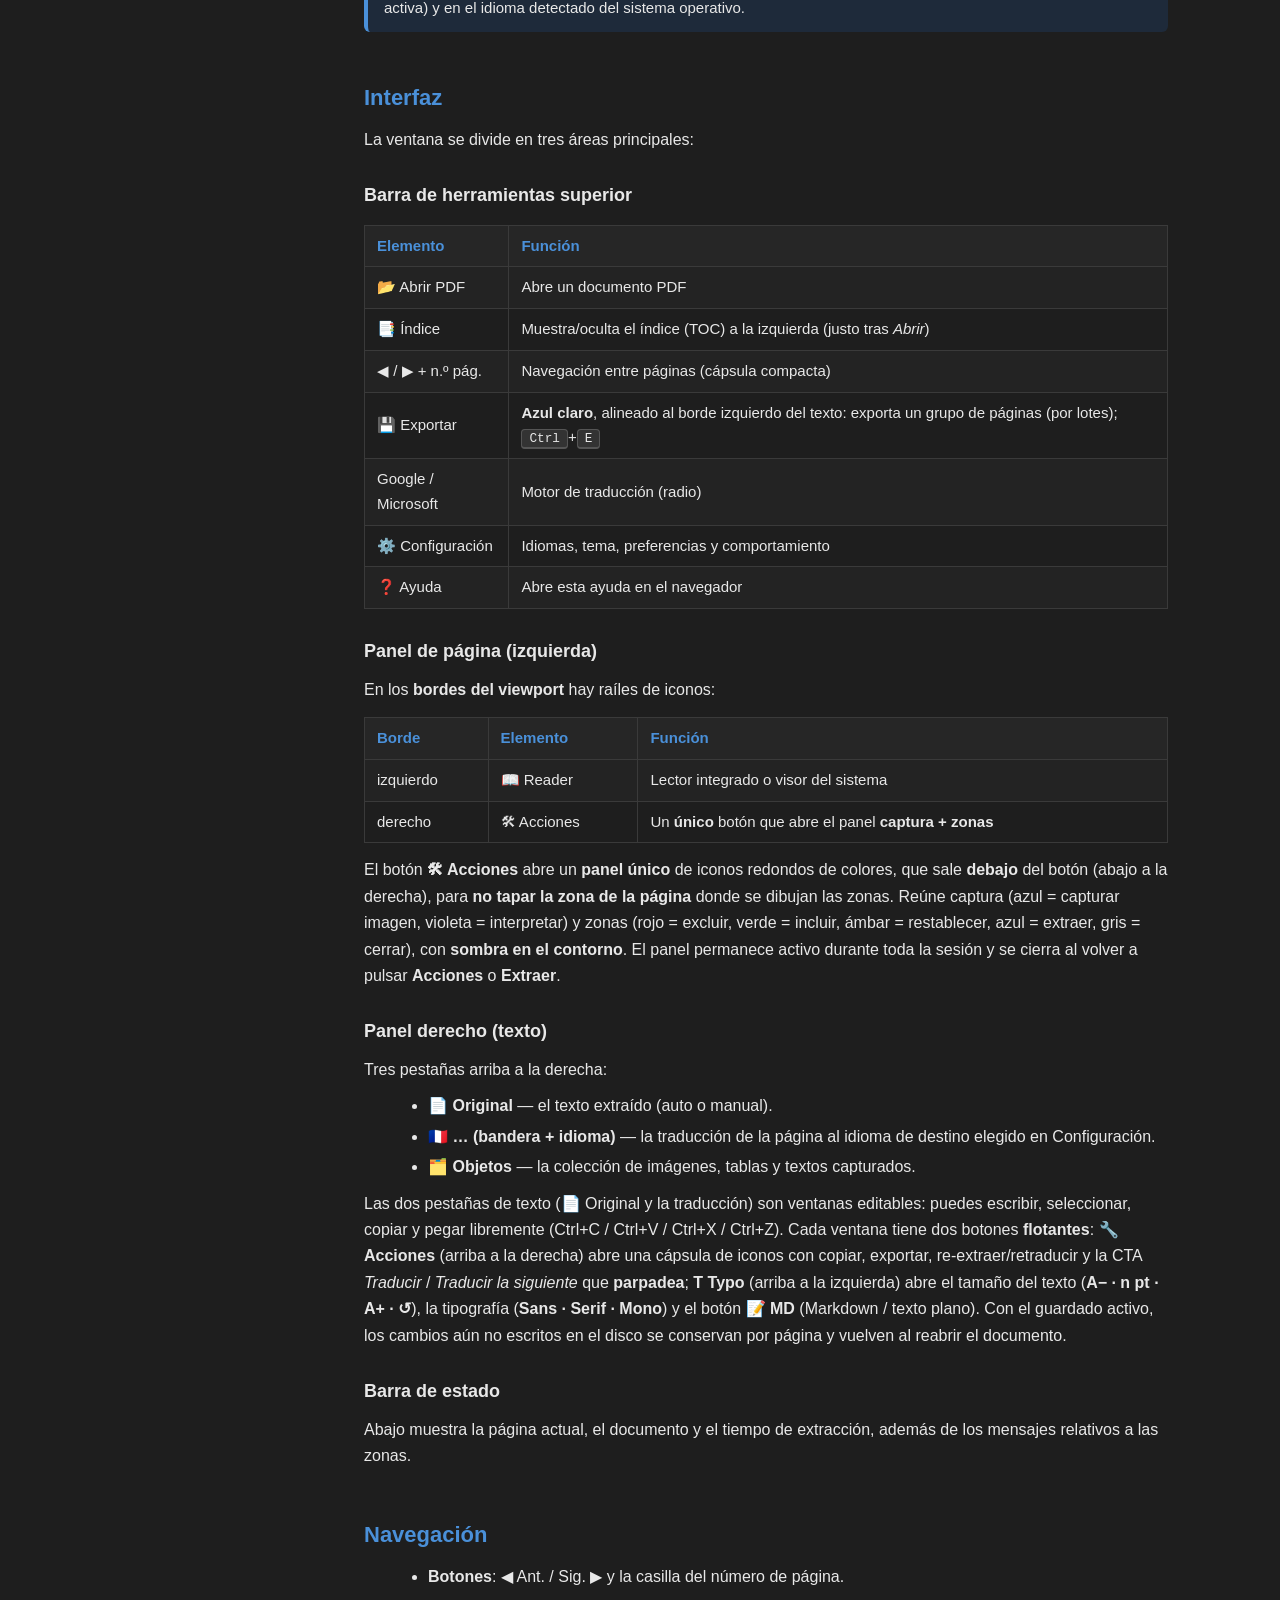
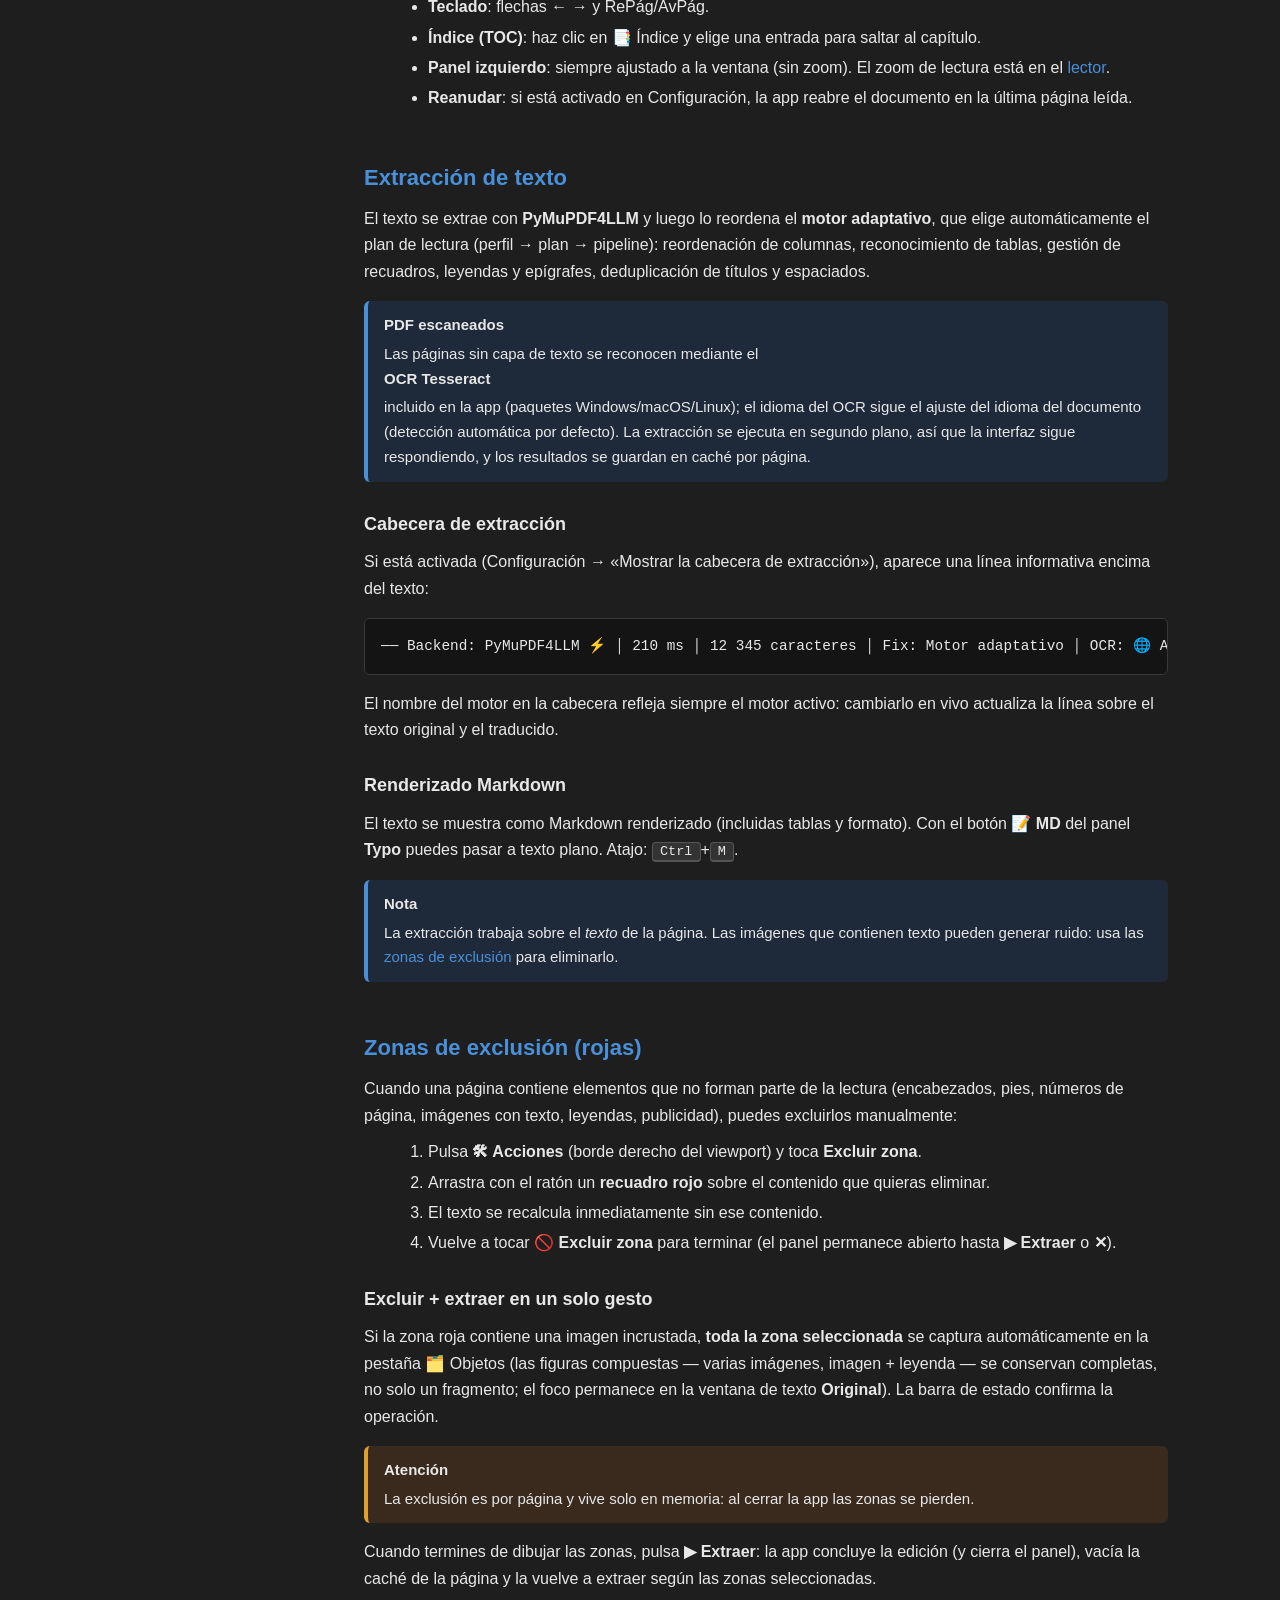
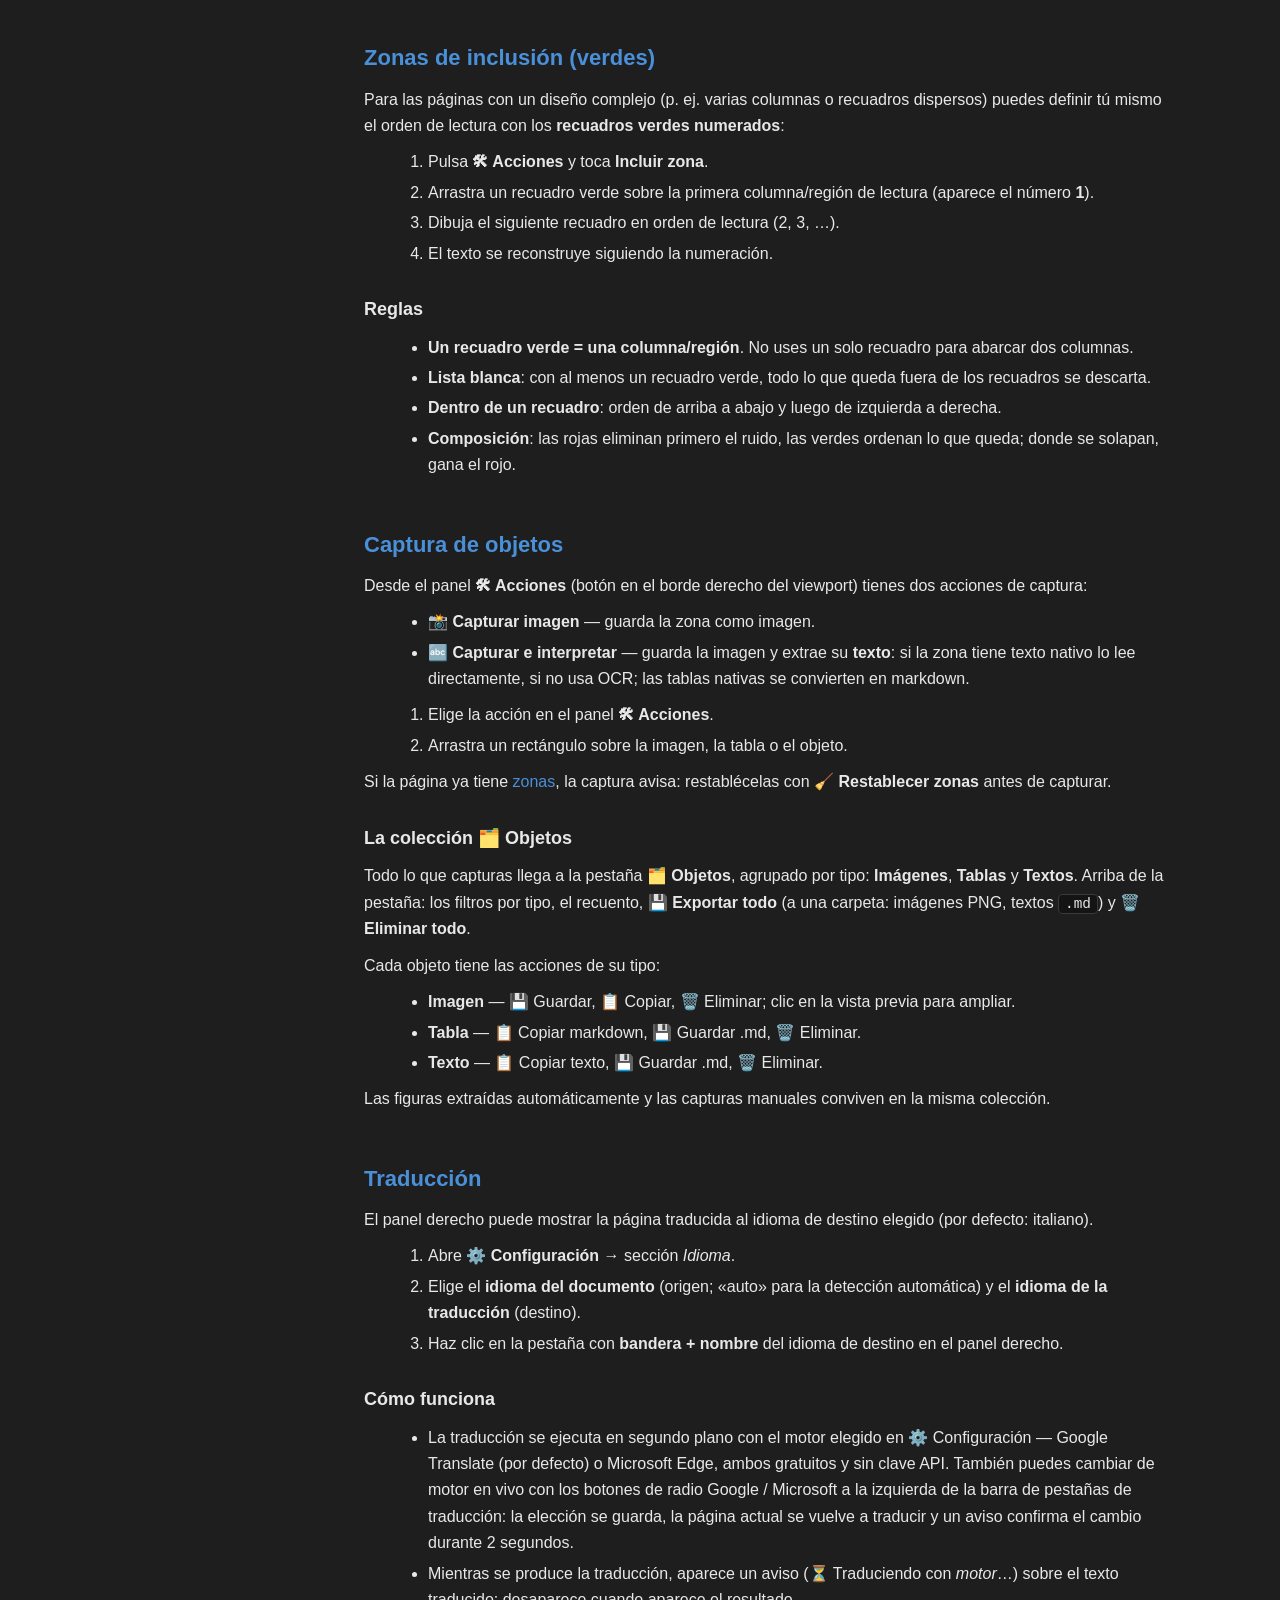
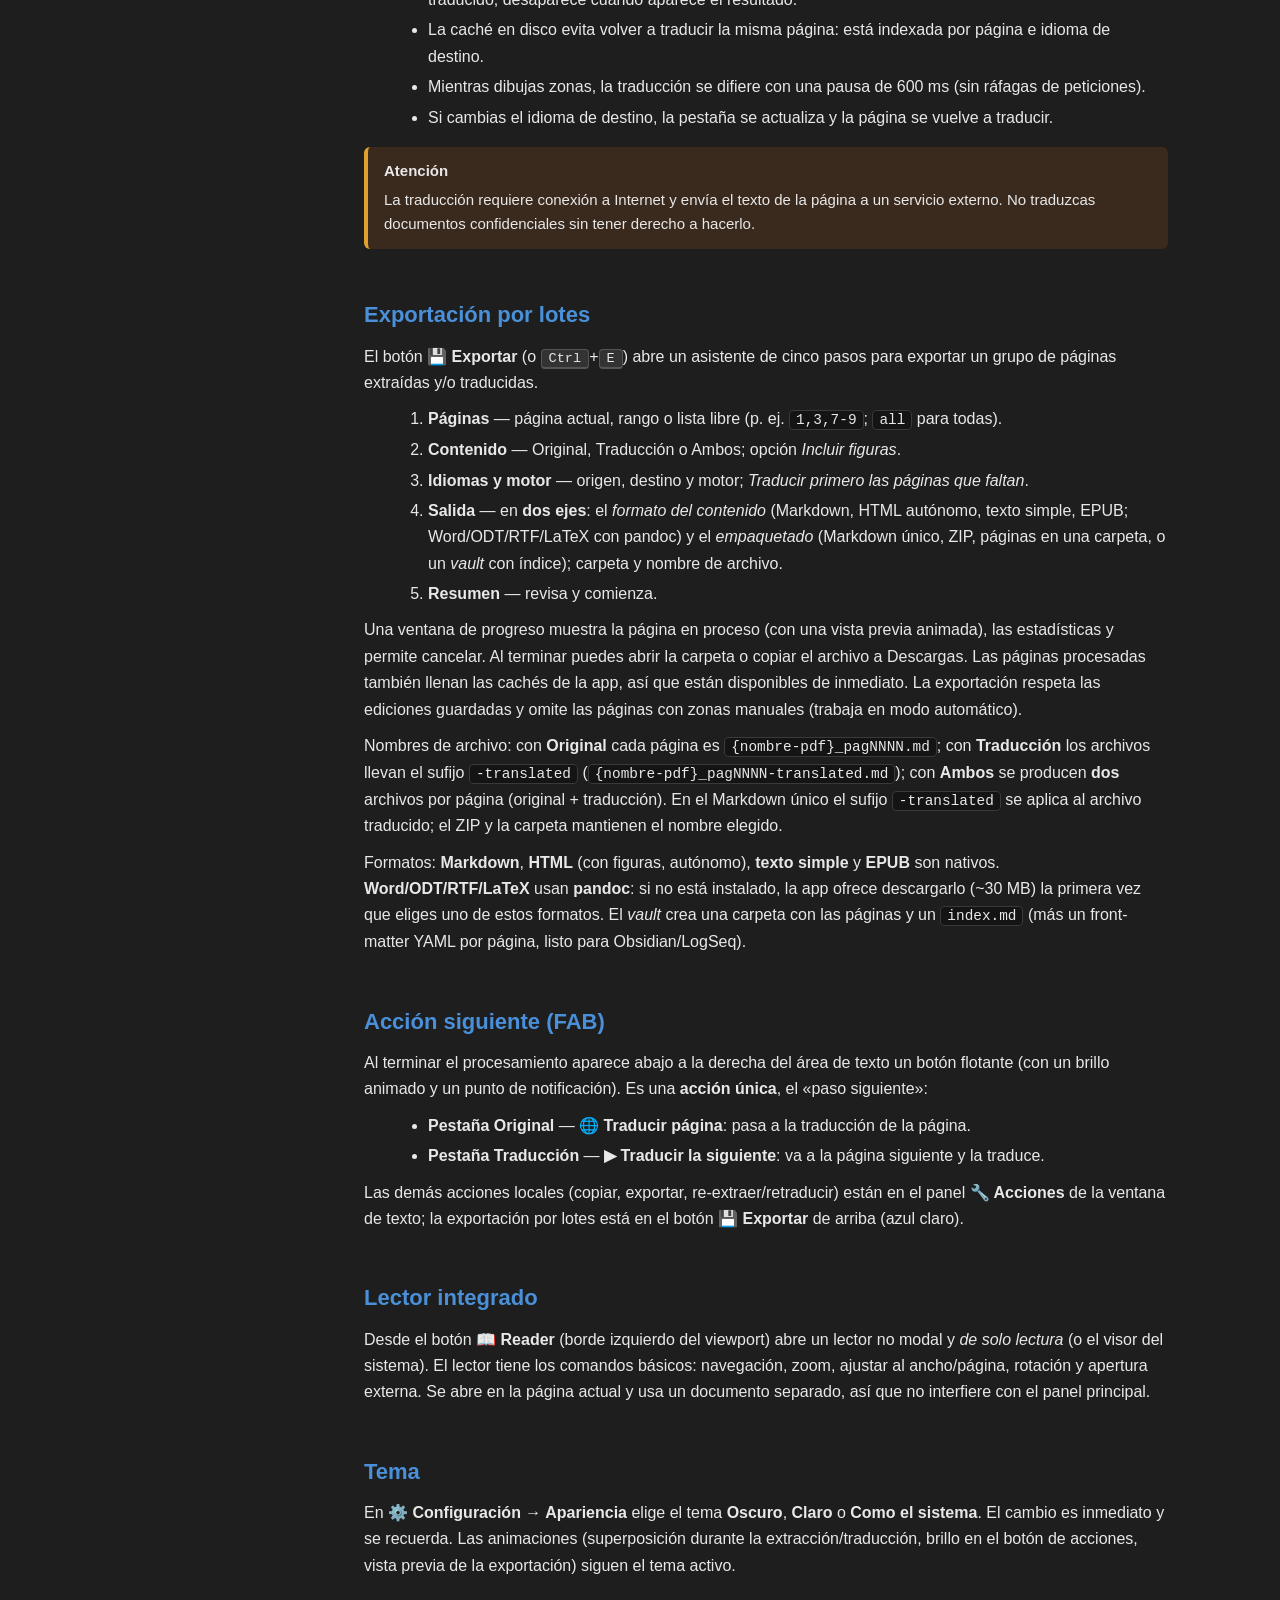
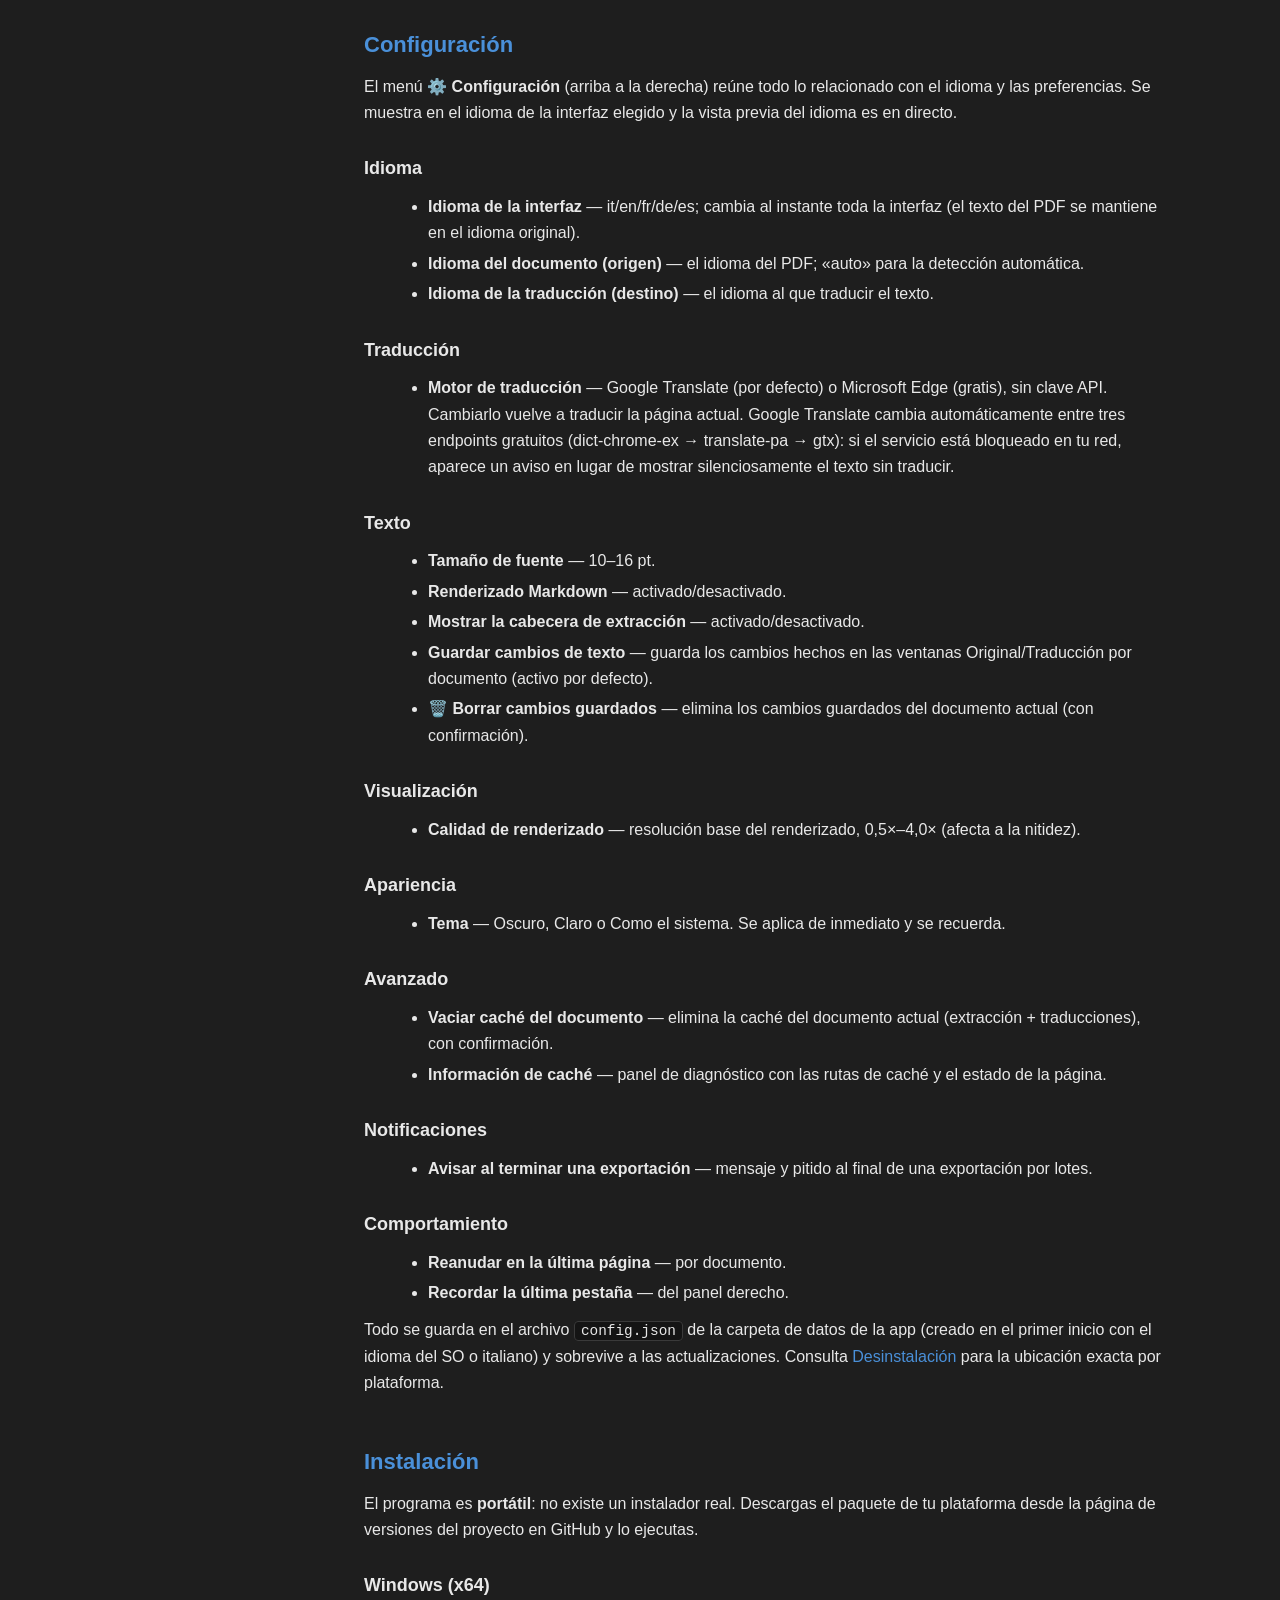
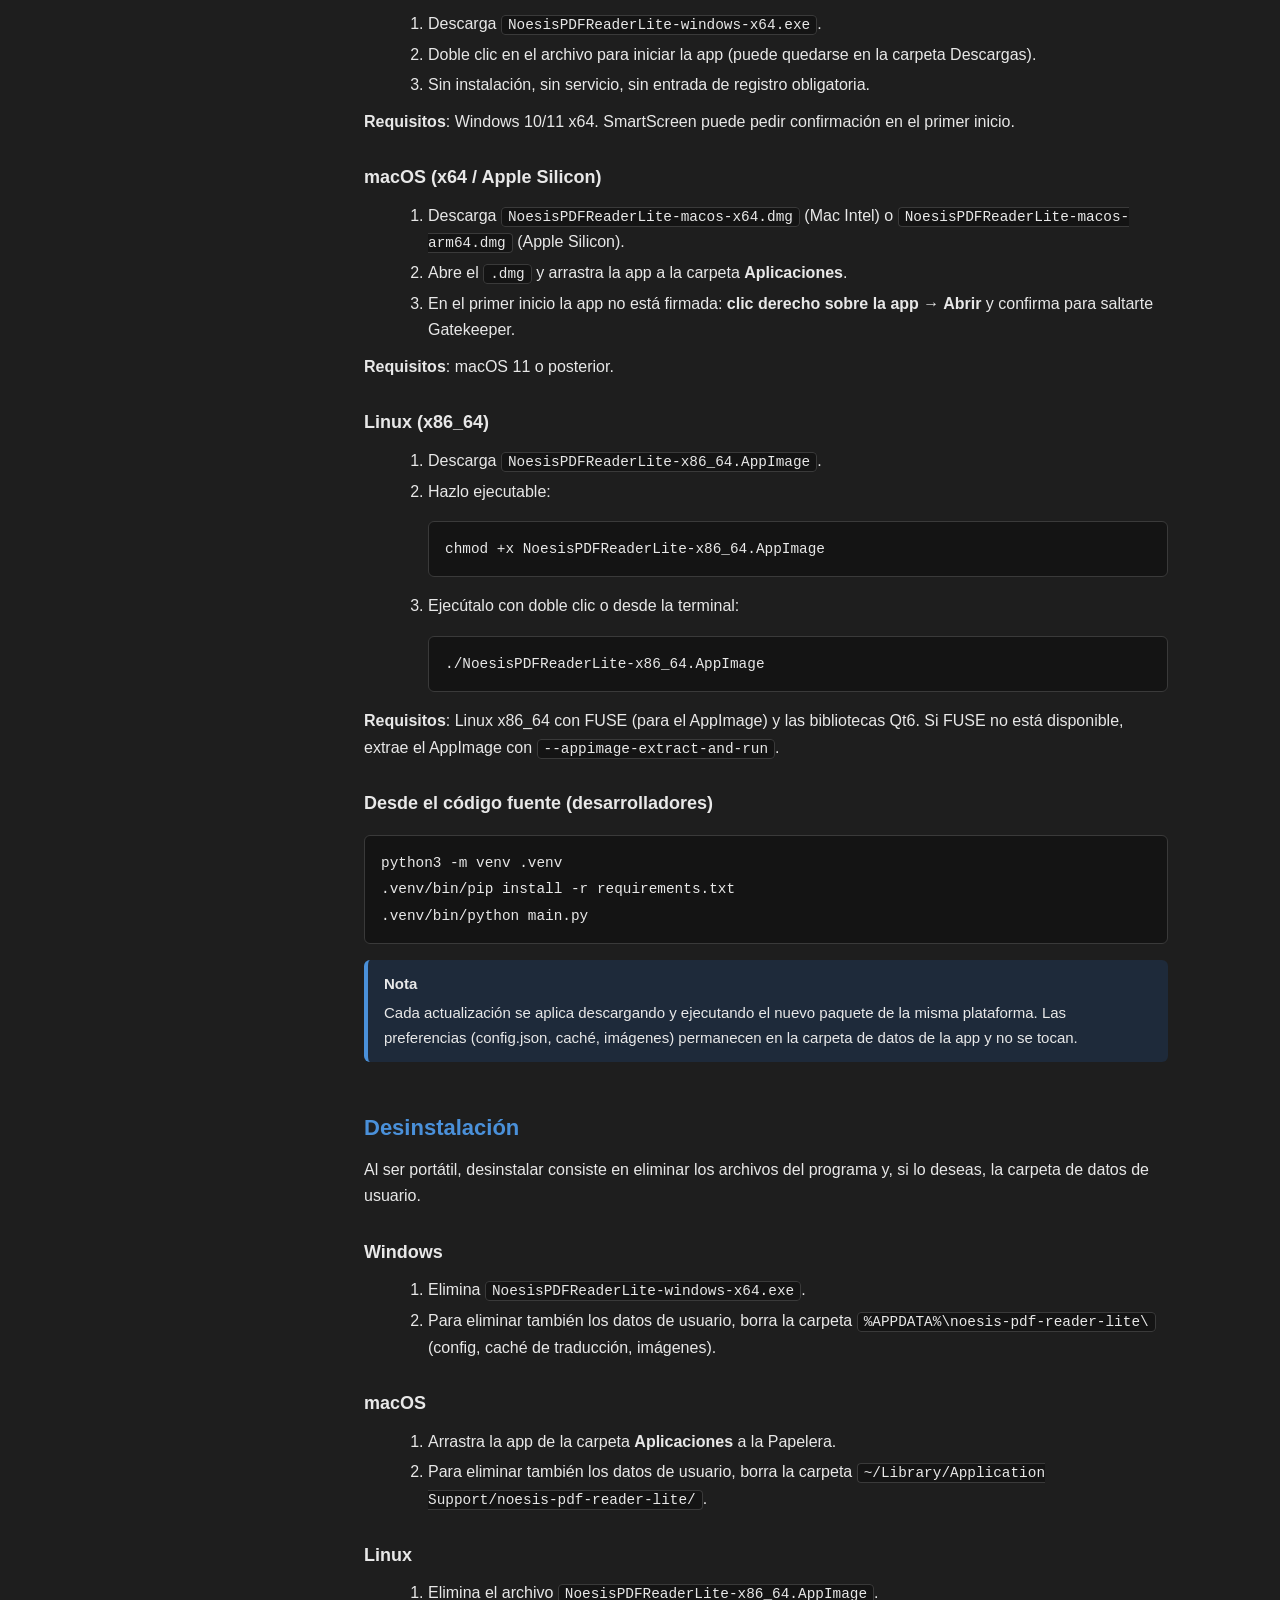
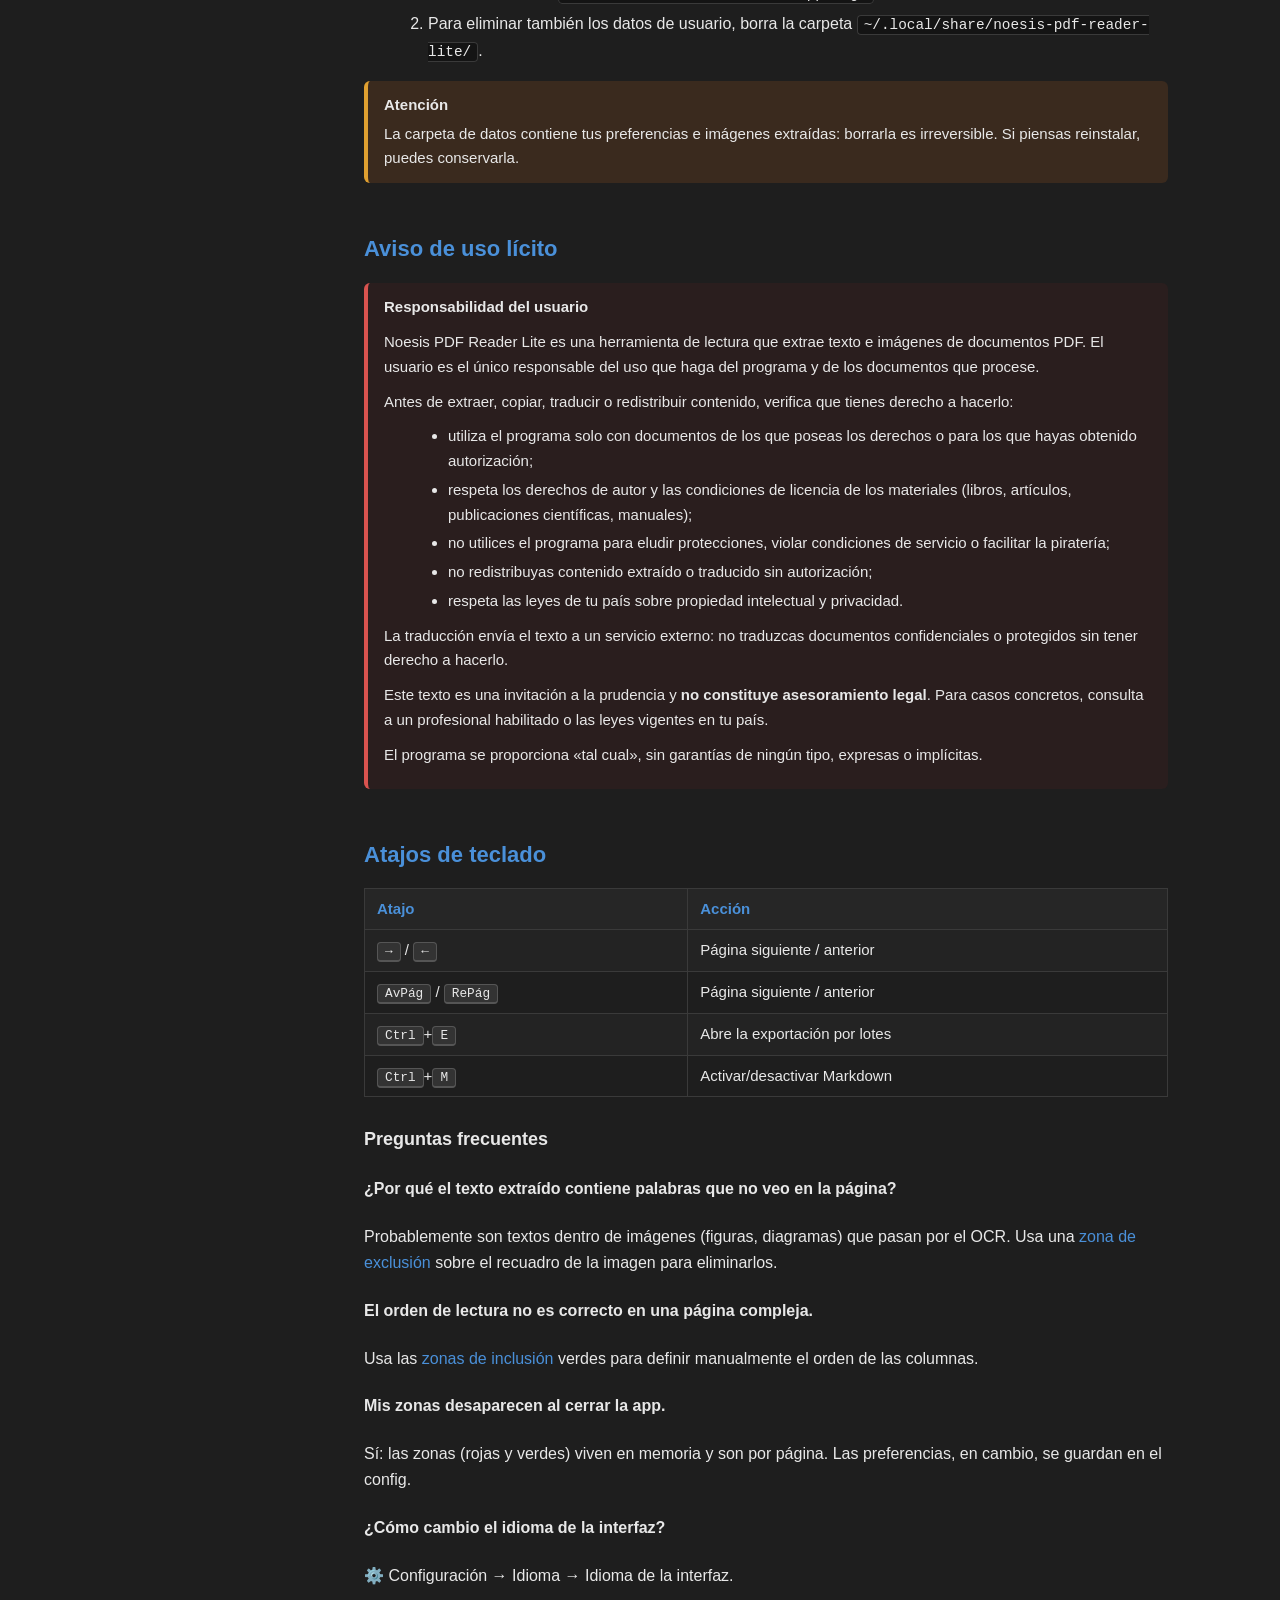
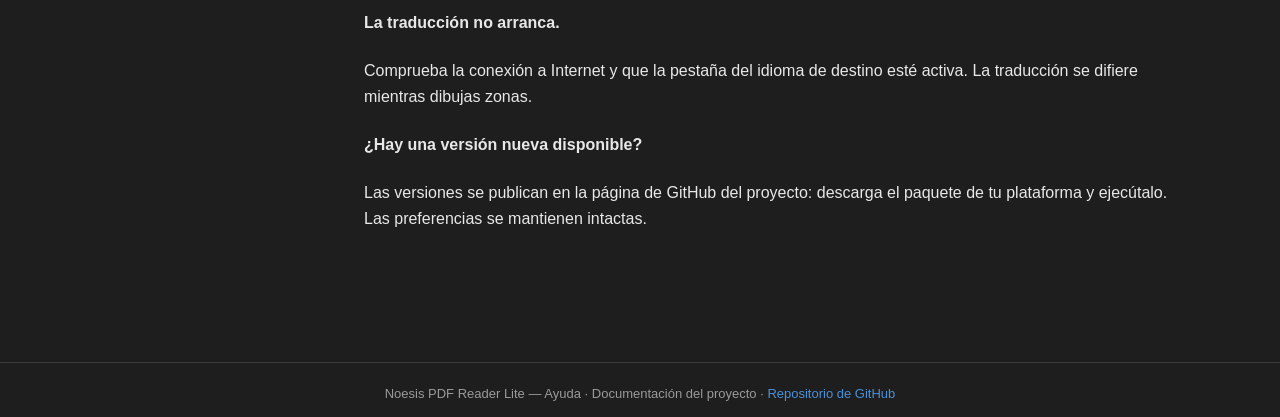
<file: docs/help/es/index.html>
<!DOCTYPE html>
<html lang="es">
<head>
  <meta charset="utf-8">
  <meta name="viewport" content="width=device-width, initial-scale=1">
  <title>Ayuda — Noesis PDF Reader Lite</title>
  <link rel="stylesheet" href="../css/help.css">
</head>
<body>

  <header class="topbar">
    <div class="brand">Noesis PDF Reader <span class="lite">Lite</span> — <em>Ayuda</em></div>
    <div class="lang-switch">
      <a href="../it/" lang="it">🇮🇹 Italiano</a>
      <a href="../en/" lang="en">🇬🇧 English</a>
      <a href="../fr/" lang="fr">🇫🇷 Français</a>
      <a href="../de/" lang="de">🇩🇪 Deutsch</a>
      <a href="../es/" class="active" lang="es">🇪🇸 Español</a>
    </div>
  </header>

  <div class="wrap">
    <nav class="sidebar">
      <div class="group-label">Producto</div>
      <a href="#features">Funciones</a>
      <a href="#getting-started">Primeros pasos</a>
      <a href="#interface">Interfaz</a>
      <div class="group-label">Uso</div>
      <a href="#navigation">Navegación</a>
      <a href="#extraction">Extracción de texto</a>
      <a href="#zones-exclude">Zonas de exclusión</a>
      <a href="#zones-include">Zonas de inclusión</a>
      <a href="#images">Extracción de imágenes</a>
      <a href="#translation">Traducción</a>
      <a href="#settings">Configuración</a>
      <div class="group-label">Plataformas</div>
      <a href="#install">Instalación</a>
      <a href="#uninstall">Desinstalación</a>
      <div class="group-label">Legal</div>
      <a href="#legal">Aviso de uso lícito</a>
      <div class="group-label">Referencia</div>
      <a href="#shortcuts">Atajos &amp; Preguntas frecuentes</a>
    </nav>

    <main class="content">
      <h1>Noesis PDF Reader Lite — Ayuda</h1>
      <p>Bienvenido a la ayuda completa. Aquí encontrarás la descripción de
      todas las funciones, las instrucciones de instalación y desinstalación
      para cada plataforma y la información sobre el uso lícito del
      programa.</p>

      <!-- ═══════════════ PRODUCTO ═══════════════ -->

      <h2 id="features">Funciones</h2>
      <p>Noesis PDF Reader Lite es un lector de PDF con un motor de extracción
      de texto adaptativo que reconstruye automáticamente el orden de lectura
      de la página. En comparación con el proyecto padre, esta versión usa un
      solo motor de renderizado (<strong>PyMuPDF</strong>) y un solo motor de
      extracción (<strong>PyMuPDF4LLM</strong>), sin selector en tiempo de
      ejecución: todo es automático, con la posibilidad de intervenir
      manualmente cuando sea necesario.</p>

      <div class="cards">
        <div class="card"><h4>📄 Extracción inteligente</h4><p>El texto de la
          página se extrae en Markdown con el orden de lectura correcto:
          columnas, tablas, títulos, leyendas.</p></div>
        <div class="card"><h4>🔍 Vista lado a lado</h4><p>Página renderizada a
          la izquierda, texto extraído a la derecha, con navegación, índice
          (TOC) y lector integrado.</p></div>
        <div class="card"><h4>🚫 Zonas de exclusión</h4><p>Arrastra un recuadro
          rojo sobre el ruido (encabezados, pies, imágenes, leyendas) para
          eliminarlo del texto.</p></div>
        <div class="card"><h4>🟩 Zonas de inclusión</h4><p>Los recuadros verdes
          numerados definen el orden de lectura manual para páginas
          complejas.</p></div>
        <div class="card"><h4>🗂️ Objetos</h4><p>Captura una zona de la página
          (imagen, tabla o texto) y encuéntrala en la colección, con acciones
          por tipo.</p></div>
        <div class="card"><h4>🌐 Traducción</h4><p>Traduce la página al idioma
          de destino elegido, con caché en disco.</p></div>
        <div class="card"><h4>⚙️ Configuración</h4><p>Idioma de la interfaz,
          idiomas de traducción, tema, fuente, cabecera y comportamiento de
          lectura.</p></div>
        <div class="card"><h4>💾 Exportación por lotes</h4><p>Varias páginas
          como Markdown, HTML, texto o EPUB — o Word/ODT/RTF/LaTeX vía pandoc —
          como archivo único, ZIP, carpeta o vault.</p></div>
        <div class="card"><h4>✓ Acción siguiente</h4><p>Un botón flotante en
          el área de texto: traducir la página, luego traducir la
          siguiente.</p></div>
        <div class="card"><h4>🎨 Tema</h4><p>Oscuro, claro o como el sistema,
          aplicado en caliente.</p></div>
        <div class="card"><h4>🌍 Interfaz multilingüe</h4><p>Italiano, English,
          Français, Deutsch, Español — cambiable al instante.</p></div>
      </div>

      <h3>En resumen</h3>
      <ul>
        <li><strong>Automático por defecto</strong>: el motor adaptativo
          decide el plan de lectura de cada página.</li>
        <li><strong>Manual cuando haga falta</strong>: las zonas rojas y
          verdes intervienen solo si las dibujas tú.</li>
        <li><strong>Cero configuración para empezar</strong>: abre un PDF y
          lee.</li>
      </ul>

      <!-- ═══════════════ PRIMEROS PASOS ═══════════════ -->

      <h2 id="getting-started">Primeros pasos</h2>
      <ol>
        <li>Inicia la aplicación (consulta <a href="#install">Instalación</a>
          para tu plataforma).</li>
        <li>Haz clic en <strong>📂 Abrir PDF</strong> en la barra de
          herramientas y elige un archivo PDF.</li>
        <li>La página aparece a la izquierda, el texto extraído a la
          derecha.</li>
        <li>Usa <strong>◀ Ant.</strong> / <strong>Sig. ▶</strong>, las flechas
          o el <strong>📑 Índice</strong> para desplazarte por el
          documento.</li>
        <li>Si el texto contiene ruido, prueba las
          <a href="#zones-exclude">zonas de exclusión</a>.</li>
      </ol>

      <div class="note"><strong>Consejo</strong> En el primer inicio la app
        abre en la última página del documento (si la opción «Reanudar en la
        última página» está activa) y en el idioma detectado del sistema
        operativo.</div>

      <!-- ═══════════════ INTERFAZ ═══════════════ -->

      <h2 id="interface">Interfaz</h2>
      <p>La ventana se divide en tres áreas principales:</p>

      <h3>Barra de herramientas superior</h3>
      <table>
        <tr><th>Elemento</th><th>Función</th></tr>
        <tr><td>📂 Abrir PDF</td><td>Abre un documento PDF</td></tr>
        <tr><td>📑 Índice</td><td>Muestra/oculta el índice (TOC) a la izquierda (justo tras <em>Abrir</em>)</td></tr>
        <tr><td>◀ / ▶ + n.º pág.</td><td>Navegación entre páginas (cápsula compacta)</td></tr>
        <tr><td>💾 Exportar</td><td><strong>Azul claro</strong>, alineado al borde izquierdo del texto: exporta un grupo de páginas (por lotes); <kbd>Ctrl</kbd>+<kbd>E</kbd></td></tr>
        <tr><td>Google / Microsoft</td><td>Motor de traducción (radio)</td></tr>
        <tr><td>⚙️ Configuración</td><td>Idiomas, tema, preferencias y comportamiento</td></tr>
        <tr><td>❓ Ayuda</td><td>Abre esta ayuda en el navegador</td></tr>
      </table>

      <h3>Panel de página (izquierda)</h3>
      <p>En los <strong>bordes del viewport</strong> hay raíles de iconos:</p>
      <table>
        <tr><th>Borde</th><th>Elemento</th><th>Función</th></tr>
        <tr><td>izquierdo</td><td>📖 Reader</td><td>Lector integrado o visor del sistema</td></tr>
        <tr><td>derecho</td><td>🛠 Acciones</td><td>Un <strong>único</strong> botón que abre el panel <strong>captura + zonas</strong></td></tr>
      </table>
      <p>El botón <strong>🛠 Acciones</strong> abre un <strong>panel único</strong>
      de iconos redondos de colores, que sale <strong>debajo</strong> del botón
      (abajo a la derecha), para <strong>no tapar la zona de la página</strong>
      donde se dibujan las zonas. Reúne captura (azul = capturar imagen,
      violeta = interpretar) y zonas (rojo = excluir, verde = incluir, ámbar =
      restablecer, azul = extraer, gris = cerrar), con <strong>sombra en el
      contorno</strong>. El panel permanece activo durante toda la sesión y se
      cierra al volver a pulsar <strong>Acciones</strong> o
      <strong>Extraer</strong>.</p>

      <h3>Panel derecho (texto)</h3>
      <p>Tres pestañas arriba a la derecha:</p>
      <ul>
        <li><strong>📄 Original</strong> — el texto extraído (auto o manual).</li>
        <li><strong>🇫🇷 … (bandera + idioma)</strong> — la traducción de la
          página al idioma de destino elegido en Configuración.</li>
        <li><strong>🗂️ Objetos</strong> — la colección de imágenes, tablas y
          textos capturados.</li>
      </ul>
      <p>Las dos pestañas de texto (📄 Original y la traducción) son ventanas
      editables: puedes escribir, seleccionar, copiar y pegar libremente
      (Ctrl+C / Ctrl+V / Ctrl+X / Ctrl+Z). Cada ventana tiene dos botones
      <strong>flotantes</strong>: <strong>🔧 Acciones</strong> (arriba a la
      derecha) abre una cápsula de iconos con copiar, exportar,
      re-extraer/retraducir y la CTA <em>Traducir</em> / <em>Traducir la
      siguiente</em> que <strong>parpadea</strong>; <strong>T Typo</strong>
      (arriba a la izquierda) abre el tamaño del texto
      (<strong>A− · n pt · A+ · ↺</strong>), la tipografía
      (<strong>Sans · Serif · Mono</strong>) y el botón <strong>📝 MD</strong>
      (Markdown / texto plano). Con el guardado activo, los cambios aún no
      escritos en el disco se conservan por página y vuelven al reabrir el
      documento.</p>

      <h3>Barra de estado</h3>
      <p>Abajo muestra la página actual, el documento y el tiempo de
      extracción, además de los mensajes relativos a las zonas.</p>

      <!-- ═══════════════ NAVEGACIÓN ═══════════════ -->

      <h2 id="navigation">Navegación</h2>
      <ul>
        <li><strong>Botones</strong>: ◀ Ant. / Sig. ▶ y la casilla del número
          de página.</li>
        <li><strong>Teclado</strong>: flechas ← → y RePág/AvPág.</li>
        <li><strong>Índice (TOC)</strong>: haz clic en 📑 Índice y elige una
          entrada para saltar al capítulo.</li>
        <li><strong>Panel izquierdo</strong>: siempre ajustado a la ventana
          (sin zoom). El zoom de lectura está en el <a href="#reader">lector</a>.</li>
        <li><strong>Reanudar</strong>: si está activado en Configuración, la
          app reabre el documento en la última página leída.</li>
      </ul>

      <!-- ═══════════════ EXTRACCIÓN DE TEXTO ═══════════════ -->

      <h2 id="extraction">Extracción de texto</h2>
      <p>El texto se extrae con <strong>PyMuPDF4LLM</strong> y luego lo
      reordena el <strong>motor adaptativo</strong>, que elige
      automáticamente el plan de lectura (perfil → plan → pipeline):
      reordenación de columnas, reconocimiento de tablas, gestión de recuadros,
      leyendas y epígrafes, deduplicación de títulos y espaciados.</p>

      <div class="note"><strong>PDF escaneados</strong> Las páginas sin capa
        de texto se reconocen mediante el <strong>OCR Tesseract</strong>
        incluido en la app (paquetes Windows/macOS/Linux); el idioma del OCR
        sigue el ajuste del idioma del documento (detección automática por
        defecto). La extracción se ejecuta en segundo plano, así que la
        interfaz sigue respondiendo, y los resultados se guardan en caché por
        página.</div>

      <h3>Cabecera de extracción</h3>
      <p>Si está activada (Configuración → «Mostrar la cabecera de
      extracción»), aparece una línea informativa encima del texto:</p>
      <pre><code>── Backend: PyMuPDF4LLM ⚡ │ 210 ms │ 12 345 caracteres │ Fix: Motor adaptativo │ OCR: 🌐 Auto │ Trad.: Google Translate ──</code></pre>
      <p>El nombre del motor en la cabecera refleja siempre el
      motor activo: cambiarlo en vivo actualiza la línea sobre el texto
      original y el traducido.</p>

      <h3>Renderizado Markdown</h3>
      <p>El texto se muestra como Markdown renderizado (incluidas tablas y
      formato). Con el botón <strong>📝 MD</strong> del panel
      <strong>Typo</strong> puedes pasar a texto plano.
      Atajo: <kbd>Ctrl</kbd>+<kbd>M</kbd>.</p>

      <div class="note"><strong>Nota</strong> La extracción trabaja sobre el
        <em>texto</em> de la página. Las imágenes que contienen texto pueden
        generar ruido: usa las <a href="#zones-exclude">zonas de
        exclusión</a> para eliminarlo.</div>

      <!-- ═══════════════ ZONAS DE EXCLUSIÓN ═══════════════ -->

      <h2 id="zones-exclude">Zonas de exclusión (rojas)</h2>
      <p>Cuando una página contiene elementos que no forman parte de la
      lectura (encabezados, pies, números de página, imágenes con texto,
      leyendas, publicidad), puedes excluirlos manualmente:</p>
      <ol>
        <li>Pulsa <strong>🛠 Acciones</strong> (borde derecho del viewport) y
          toca <strong>Excluir zona</strong>.</li>
        <li>Arrastra con el ratón un <strong>recuadro rojo</strong> sobre el
          contenido que quieras eliminar.</li>
        <li>El texto se recalcula inmediatamente sin ese contenido.</li>
        <li>Vuelve a tocar <strong>🚫 Excluir zona</strong> para terminar (el
          panel permanece abierto hasta <strong>▶ Extraer</strong> o
          <strong>✕</strong>).</li>
      </ol>

      <h3>Excluir + extraer en un solo gesto</h3>
      <p>Si la zona roja contiene una imagen incrustada, <strong>toda la
      zona seleccionada</strong> se captura automáticamente en la pestaña
      🗂️ Objetos (las figuras compuestas — varias imágenes, imagen +
      leyenda — se conservan completas, no solo un fragmento; el foco
      permanece en la ventana de texto <strong>Original</strong>). La barra
      de estado confirma la operación.</p>

      <div class="warning"><strong>Atención</strong> La exclusión es por
        página y vive solo en memoria: al cerrar la app las zonas se
        pierden.</div>

      <p>Cuando termines de dibujar las zonas, pulsa <strong>▶ Extraer</strong>:
      la app concluye la edición (y cierra el panel), vacía la caché de la
      página y la vuelve a extraer según las zonas seleccionadas.</p>

      <!-- ═══════════════ ZONAS DE INCLUSIÓN ═══════════════ -->

      <h2 id="zones-include">Zonas de inclusión (verdes)</h2>
      <p>Para las páginas con un diseño complejo (p. ej. varias columnas o
      recuadros dispersos) puedes definir tú mismo el orden de lectura con los
      <strong>recuadros verdes numerados</strong>:</p>
      <ol>
        <li>Pulsa <strong>🛠 Acciones</strong> y toca
          <strong>Incluir zona</strong>.</li>
        <li>Arrastra un recuadro verde sobre la primera columna/región de
          lectura (aparece el número <strong>1</strong>).</li>
        <li>Dibuja el siguiente recuadro en orden de lectura (2, 3, …).</li>
        <li>El texto se reconstruye siguiendo la numeración.</li>
      </ol>

      <h3>Reglas</h3>
      <ul>
        <li><strong>Un recuadro verde = una columna/región</strong>. No uses
          un solo recuadro para abarcar dos columnas.</li>
        <li><strong>Lista blanca</strong>: con al menos un recuadro verde,
          todo lo que queda fuera de los recuadros se descarta.</li>
        <li><strong>Dentro de un recuadro</strong>: orden de arriba a abajo y
          luego de izquierda a derecha.</li>
        <li><strong>Composición</strong>: las rojas eliminan primero el ruido,
          las verdes ordenan lo que queda; donde se solapan, gana el rojo.</li>
      </ul>

      <!-- ═══════════════ EXTRACCIÓN DE IMÁGENES ═══════════════ -->

      <h2 id="images">Captura de objetos</h2>
      <p>Desde el panel <strong>🛠 Acciones</strong> (botón en el borde derecho
      del viewport) tienes dos acciones de captura:</p>
      <ul>
        <li><strong>📸 Capturar imagen</strong> — guarda la zona como
          imagen.</li>
        <li><strong>🔤 Capturar e interpretar</strong> — guarda la imagen y
          extrae su <strong>texto</strong>: si la zona tiene texto nativo lo lee
          directamente, si no usa OCR; las tablas nativas se convierten en
          markdown.</li>
      </ul>
      <ol>
        <li>Elige la acción en el panel <strong>🛠 Acciones</strong>.</li>
        <li>Arrastra un rectángulo sobre la imagen, la tabla o el objeto.</li>
      </ol>
      <p>Si la página ya tiene <a href="#zones-exclude">zonas</a>, la captura
      avisa: restablécelas con <strong>🧹 Restablecer zonas</strong> antes de
      capturar.</p>

      <h3>La colección 🗂️ Objetos</h3>
      <p>Todo lo que capturas llega a la pestaña <strong>🗂️ Objetos</strong>,
      agrupado por tipo: <strong>Imágenes</strong>, <strong>Tablas</strong> y
      <strong>Textos</strong>. Arriba de la pestaña: los filtros por tipo, el
      recuento, <strong>💾 Exportar todo</strong> (a una carpeta: imágenes PNG,
      textos <code>.md</code>) y <strong>🗑️ Eliminar todo</strong>.</p>
      <p>Cada objeto tiene las acciones de su tipo:</p>
      <ul>
        <li><strong>Imagen</strong> — 💾 Guardar, 📋 Copiar, 🗑️ Eliminar; clic
          en la vista previa para ampliar.</li>
        <li><strong>Tabla</strong> — 📋 Copiar markdown, 💾 Guardar .md, 🗑️
          Eliminar.</li>
        <li><strong>Texto</strong> — 📋 Copiar texto, 💾 Guardar .md, 🗑️
          Eliminar.</li>
      </ul>
      <p>Las figuras extraídas automáticamente y las capturas manuales
      conviven en la misma colección.</p>

      <!-- ═══════════════ TRADUCCIÓN ═══════════════ -->

      <h2 id="translation">Traducción</h2>
      <p>El panel derecho puede mostrar la página traducida al idioma de
      destino elegido (por defecto: italiano).</p>
      <ol>
        <li>Abre <strong>⚙️ Configuración</strong> → sección
          <em>Idioma</em>.</li>
        <li>Elige el <strong>idioma del documento</strong> (origen; «auto»
          para la detección automática) y el <strong>idioma de la
          traducción</strong> (destino).</li>
        <li>Haz clic en la pestaña con <strong>bandera + nombre</strong> del
          idioma de destino en el panel derecho.</li>
      </ol>

      <h3>Cómo funciona</h3>
      <ul>
        <li>La traducción se ejecuta en segundo plano con el motor elegido en
          ⚙️ Configuración — Google Translate (por defecto) o Microsoft Edge,
          ambos gratuitos y sin clave API. También puedes cambiar de motor en
          vivo con los botones de radio Google / Microsoft a la izquierda de
          la barra de pestañas de traducción: la elección se guarda, la página
          actual se vuelve a traducir y un aviso confirma el cambio durante
          2 segundos.</li>
        <li>Mientras se produce la traducción, aparece un aviso (⏳ Traduciendo con <em>motor</em>…) sobre
          el texto traducido; desaparece cuando
          aparece el resultado.</li>
        <li>La caché en disco evita volver a traducir la misma página: está
          indexada por página e idioma de destino.</li>
        <li>Mientras dibujas zonas, la traducción se difiere con una pausa de
          600 ms (sin ráfagas de peticiones).</li>
        <li>Si cambias el idioma de destino, la pestaña se actualiza y la
          página se vuelve a traducir.</li>
      </ul>

      <div class="warning"><strong>Atención</strong> La traducción requiere
        conexión a Internet y envía el texto de la página a un servicio
        externo. No traduzcas documentos confidenciales sin tener derecho a
        hacerlo.</div>

      <!-- ═══════════════ ACCIONES Y EXPORTACIÓN ═══════════════ -->

      <h2 id="batch">Exportación por lotes</h2>
      <p>El botón <strong>💾 Exportar</strong> (o <kbd>Ctrl</kbd>+<kbd>E</kbd>)
      abre un asistente de cinco pasos para exportar un grupo de páginas
      extraídas y/o traducidas.</p>
      <ol>
        <li><strong>Páginas</strong> — página actual, rango o lista libre
          (p. ej. <code>1,3,7-9</code>; <code>all</code> para todas).</li>
        <li><strong>Contenido</strong> — Original, Traducción o Ambos; opción
          <em>Incluir figuras</em>.</li>
        <li><strong>Idiomas y motor</strong> — origen, destino y motor;
          <em>Traducir primero las páginas que faltan</em>.</li>
        <li><strong>Salida</strong> — en <strong>dos ejes</strong>: el
          <em>formato del contenido</em> (Markdown, HTML autónomo, texto simple,
          EPUB; Word/ODT/RTF/LaTeX con pandoc) y el <em>empaquetado</em>
          (Markdown único, ZIP, páginas en una carpeta, o un <em>vault</em> con
          índice); carpeta y nombre de archivo.</li>
        <li><strong>Resumen</strong> — revisa y comienza.</li>
      </ol>
      <p>Una ventana de progreso muestra la página en proceso (con una vista
      previa animada), las estadísticas y permite cancelar. Al terminar puedes
      abrir la carpeta o copiar el archivo a Descargas. Las páginas procesadas
      también llenan las cachés de la app, así que están disponibles de
      inmediato. La exportación respeta las ediciones guardadas y omite las
      páginas con zonas manuales (trabaja en modo automático).</p>
      <p>Nombres de archivo: con <strong>Original</strong> cada página es
      <code>{nombre-pdf}_pagNNNN.md</code>; con <strong>Traducción</strong> los
      archivos llevan el sufijo <code>-translated</code>
      (<code>{nombre-pdf}_pagNNNN-translated.md</code>); con
      <strong>Ambos</strong> se producen <strong>dos</strong> archivos por
      página (original + traducción). En el Markdown único el sufijo
      <code>-translated</code> se aplica al archivo traducido; el ZIP y la
      carpeta mantienen el nombre elegido.</p>
      <p>Formatos: <strong>Markdown</strong>, <strong>HTML</strong> (con
      figuras, autónomo), <strong>texto simple</strong> y <strong>EPUB</strong>
      son nativos. <strong>Word/ODT/RTF/LaTeX</strong> usan
      <strong>pandoc</strong>: si no está instalado, la app ofrece descargarlo
      (~30&nbsp;MB) la primera vez que eliges uno de estos formatos. El
      <em>vault</em> crea una carpeta con las páginas y un <code>index.md</code>
      (más un front-matter YAML por página, listo para Obsidian/LogSeq).</p>

      <h2 id="page-actions">Acción siguiente (FAB)</h2>
      <p>Al terminar el procesamiento aparece abajo a la derecha del área de
      texto un botón flotante (con un brillo animado y un punto de
      notificación). Es una <strong>acción única</strong>, el «paso
      siguiente»:</p>
      <ul>
        <li><strong>Pestaña Original</strong> — <strong>🌐 Traducir página</strong>:
          pasa a la traducción de la página.</li>
        <li><strong>Pestaña Traducción</strong> — <strong>▶ Traducir la
          siguiente</strong>: va a la página siguiente y la traduce.</li>
      </ul>
      <p>Las demás acciones locales (copiar, exportar, re-extraer/retraducir)
      están en el panel <strong>🔧 Acciones</strong> de la ventana de texto; la
      exportación por lotes está en el botón <strong>💾 Exportar</strong> de
      arriba (azul claro).</p>

      <h2 id="reader">Lector integrado</h2>
      <p>Desde el botón <strong>📖 Reader</strong> (borde izquierdo del
      viewport) abre un lector no modal y
      <em>de solo lectura</em> (o el visor del sistema). El lector tiene los
      comandos básicos: navegación, zoom, ajustar al ancho/página, rotación y
      apertura externa. Se abre en la página actual y usa un documento
      separado, así que no interfiere con el panel principal.</p>

      <h2 id="theme">Tema</h2>
      <p>En <strong>⚙️ Configuración → Apariencia</strong> elige el tema
      <strong>Oscuro</strong>, <strong>Claro</strong> o <strong>Como el
      sistema</strong>. El cambio es inmediato y se recuerda. Las animaciones
      (superposición durante la extracción/traducción, brillo en el botón de
      acciones, vista previa de la exportación) siguen el tema activo.</p>

      <!-- ═══════════════ CONFIGURACIÓN ═══════════════ -->

      <h2 id="settings">Configuración</h2>
      <p>El menú <strong>⚙️ Configuración</strong> (arriba a la derecha)
      reúne todo lo relacionado con el idioma y las preferencias. Se muestra
      en el idioma de la interfaz elegido y la vista previa del idioma es en
      directo.</p>

      <h3>Idioma</h3>
      <ul>
        <li><strong>Idioma de la interfaz</strong> — it/en/fr/de/es; cambia
          al instante toda la interfaz (el texto del PDF se mantiene en el
          idioma original).</li>
        <li><strong>Idioma del documento (origen)</strong> — el idioma del
          PDF; «auto» para la detección automática.</li>
        <li><strong>Idioma de la traducción (destino)</strong> — el idioma al
          que traducir el texto.</li>
      </ul>

      <h3>Traducción</h3>
      <ul>
        <li><strong>Motor de traducción</strong> — Google Translate (por
          defecto) o Microsoft Edge (gratis), sin clave API. Cambiarlo vuelve
          a traducir la página actual. Google Translate cambia automáticamente
          entre tres endpoints gratuitos (dict-chrome-ex → translate-pa → gtx): si el servicio
          está bloqueado en tu red, aparece un aviso en lugar de mostrar
          silenciosamente el texto sin traducir.</li>
      </ul>

      <h3>Texto</h3>
      <ul>
        <li><strong>Tamaño de fuente</strong> — 10–16 pt.</li>
        <li><strong>Renderizado Markdown</strong> — activado/desactivado.</li>
        <li><strong>Mostrar la cabecera de extracción</strong> —
          activado/desactivado.</li>
        <li><strong>Guardar cambios de texto</strong> — guarda los cambios
          hechos en las ventanas Original/Traducción por documento (activo por
          defecto).</li>
        <li><strong>🗑️ Borrar cambios guardados</strong> — elimina los cambios
          guardados del documento actual (con confirmación).</li>
      </ul>

      <h3>Visualización</h3>
      <ul>
        <li><strong>Calidad de renderizado</strong> — resolución base del
          renderizado, 0,5×–4,0× (afecta a la nitidez).</li>
      </ul>

      <h3>Apariencia</h3>
      <ul>
        <li><strong>Tema</strong> — Oscuro, Claro o Como el sistema. Se aplica
          de inmediato y se recuerda.</li>
      </ul>

      <h3>Avanzado</h3>
      <ul>
        <li><strong>Vaciar caché del documento</strong> — elimina la caché del
          documento actual (extracción + traducciones), con confirmación.</li>
        <li><strong>Información de caché</strong> — panel de diagnóstico con las
          rutas de caché y el estado de la página.</li>
      </ul>

      <h3>Notificaciones</h3>
      <ul>
        <li><strong>Avisar al terminar una exportación</strong> — mensaje y
          pitido al final de una exportación por lotes.</li>
      </ul>

      <h3>Comportamiento</h3>
      <ul>
        <li><strong>Reanudar en la última página</strong> — por documento.</li>
        <li><strong>Recordar la última pestaña</strong> — del panel derecho.</li>
      </ul>

      <p>Todo se guarda en el archivo <code>config.json</code> de la carpeta
      de datos de la app (creado en el primer inicio con el idioma del SO o
      italiano) y sobrevive a las actualizaciones. Consulta
      <a href="#uninstall">Desinstalación</a> para la ubicación exacta por
      plataforma.</p>

      <!-- ═══════════════ INSTALACIÓN ═══════════════ -->

      <h2 id="install">Instalación</h2>
      <p>El programa es <strong>portátil</strong>: no existe un instalador
      real. Descargas el paquete de tu plataforma desde la página de versiones
      del proyecto en GitHub y lo ejecutas.</p>

      <h3>Windows (x64)</h3>
      <ol>
        <li>Descarga <code>NoesisPDFReaderLite-windows-x64.exe</code>.</li>
        <li>Doble clic en el archivo para iniciar la app (puede quedarse en la
          carpeta Descargas).</li>
        <li>Sin instalación, sin servicio, sin entrada de registro
          obligatoria.</li>
      </ol>
      <p><strong>Requisitos</strong>: Windows 10/11 x64. SmartScreen puede
      pedir confirmación en el primer inicio.</p>

      <h3>macOS (x64 / Apple Silicon)</h3>
      <ol>
        <li>Descarga <code>NoesisPDFReaderLite-macos-x64.dmg</code> (Mac Intel)
          o <code>NoesisPDFReaderLite-macos-arm64.dmg</code> (Apple
          Silicon).</li>
        <li>Abre el <code>.dmg</code> y arrastra la app a la carpeta
          <strong>Aplicaciones</strong>.</li>
        <li>En el primer inicio la app no está firmada: <strong>clic derecho
          sobre la app → Abrir</strong> y confirma para saltarte
          Gatekeeper.</li>
      </ol>
      <p><strong>Requisitos</strong>: macOS 11 o posterior.</p>

      <h3>Linux (x86_64)</h3>
      <ol>
        <li>Descarga <code>NoesisPDFReaderLite-x86_64.AppImage</code>.</li>
        <li>Hazlo ejecutable:
          <pre><code>chmod +x NoesisPDFReaderLite-x86_64.AppImage</code></pre></li>
        <li>Ejecútalo con doble clic o desde la terminal:
          <pre><code>./NoesisPDFReaderLite-x86_64.AppImage</code></pre></li>
      </ol>
      <p><strong>Requisitos</strong>: Linux x86_64 con FUSE (para el AppImage)
      y las bibliotecas Qt6. Si FUSE no está disponible, extrae el AppImage
      con <code>--appimage-extract-and-run</code>.</p>

      <h3>Desde el código fuente (desarrolladores)</h3>
      <pre><code>python3 -m venv .venv
.venv/bin/pip install -r requirements.txt
.venv/bin/python main.py</code></pre>

      <div class="note"><strong>Nota</strong> Cada actualización se aplica
        descargando y ejecutando el nuevo paquete de la misma plataforma. Las
        preferencias (config.json, caché, imágenes) permanecen en la carpeta
        de datos de la app y no se tocan.</div>

      <!-- ═══════════════ DESINSTALACIÓN ═══════════════ -->

      <h2 id="uninstall">Desinstalación</h2>
      <p>Al ser portátil, desinstalar consiste en eliminar los archivos del
      programa y, si lo deseas, la carpeta de datos de usuario.</p>

      <h3>Windows</h3>
      <ol>
        <li>Elimina <code>NoesisPDFReaderLite-windows-x64.exe</code>.</li>
        <li>Para eliminar también los datos de usuario, borra la carpeta
          <code>%APPDATA%\noesis-pdf-reader-lite\</code> (config, caché de
          traducción, imágenes).</li>
      </ol>

      <h3>macOS</h3>
      <ol>
        <li>Arrastra la app de la carpeta <strong>Aplicaciones</strong> a la
          Papelera.</li>
        <li>Para eliminar también los datos de usuario, borra la carpeta
          <code>~/Library/Application Support/noesis-pdf-reader-lite/</code>.</li>
      </ol>

      <h3>Linux</h3>
      <ol>
        <li>Elimina el archivo
          <code>NoesisPDFReaderLite-x86_64.AppImage</code>.</li>
        <li>Para eliminar también los datos de usuario, borra la carpeta
          <code>~/.local/share/noesis-pdf-reader-lite/</code>.</li>
      </ol>

      <div class="warning"><strong>Atención</strong> La carpeta de datos
        contiene tus preferencias e imágenes extraídas: borrarla es
        irreversible. Si piensas reinstalar, puedes conservarla.</div>

      <!-- ═══════════════ AVISO DE USO LÍCITO ═══════════════ -->

      <h2 id="legal">Aviso de uso lícito</h2>
      <div class="legal">
        <strong>Responsabilidad del usuario</strong>
        <p>Noesis PDF Reader Lite es una herramienta de lectura que extrae
        texto e imágenes de documentos PDF. El usuario es el único responsable
        del uso que haga del programa y de los documentos que procese.</p>
        <p>Antes de extraer, copiar, traducir o redistribuir contenido,
        verifica que tienes derecho a hacerlo:</p>
        <ul>
          <li>utiliza el programa solo con documentos de los que poseas los
            derechos o para los que hayas obtenido autorización;</li>
          <li>respeta los derechos de autor y las condiciones de licencia de
            los materiales (libros, artículos, publicaciones científicas,
            manuales);</li>
          <li>no utilices el programa para eludir protecciones, violar
            condiciones de servicio o facilitar la piratería;</li>
          <li>no redistribuyas contenido extraído o traducido sin
            autorización;</li>
          <li>respeta las leyes de tu país sobre propiedad intelectual y
            privacidad.</li>
        </ul>
        <p>La traducción envía el texto a un servicio externo: no traduzcas
        documentos confidenciales o protegidos sin tener derecho a hacerlo.</p>
        <p>Este texto es una invitación a la prudencia y <strong>no
        constituye asesoramiento legal</strong>. Para casos concretos,
        consulta a un profesional habilitado o las leyes vigentes en tu
        país.</p>
        <p>El programa se proporciona «tal cual», sin garantías de ningún
        tipo, expresas o implícitas.</p>
      </div>

      <!-- ═══════════════ ATAJOS & PREGUNTAS FRECUENTES ═══════════════ -->

      <h2 id="shortcuts">Atajos de teclado</h2>
      <table>
        <tr><th>Atajo</th><th>Acción</th></tr>
        <tr><td><kbd>→</kbd> / <kbd>←</kbd></td><td>Página siguiente / anterior</td></tr>
        <tr><td><kbd>AvPág</kbd> / <kbd>RePág</kbd></td><td>Página siguiente / anterior</td></tr>
        <tr><td><kbd>Ctrl</kbd>+<kbd>E</kbd></td><td>Abre la exportación por lotes</td></tr>
        <tr><td><kbd>Ctrl</kbd>+<kbd>M</kbd></td><td>Activar/desactivar Markdown</td></tr>
      </table>

      <h3>Preguntas frecuentes</h3>
      <h4>¿Por qué el texto extraído contiene palabras que no veo en la página?</h4>
      <p>Probablemente son textos dentro de imágenes (figuras, diagramas) que
      pasan por el OCR. Usa una <a href="#zones-exclude">zona de
      exclusión</a> sobre el recuadro de la imagen para eliminarlos.</p>

      <h4>El orden de lectura no es correcto en una página compleja.</h4>
      <p>Usa las <a href="#zones-include">zonas de inclusión</a> verdes para
      definir manualmente el orden de las columnas.</p>

      <h4>Mis zonas desaparecen al cerrar la app.</h4>
      <p>Sí: las zonas (rojas y verdes) viven en memoria y son por página. Las
      preferencias, en cambio, se guardan en el config.</p>

      <h4>¿Cómo cambio el idioma de la interfaz?</h4>
      <p>⚙️ Configuración → Idioma → Idioma de la interfaz.</p>

      <h4>La traducción no arranca.</h4>
      <p>Comprueba la conexión a Internet y que la pestaña del idioma de
      destino esté activa. La traducción se difiere mientras dibujas
      zonas.</p>

      <h4>¿Hay una versión nueva disponible?</h4>
      <p>Las versiones se publican en la página de GitHub del proyecto:
      descarga el paquete de tu plataforma y ejecútalo. Las preferencias se
      mantienen intactas.</p>
    </main>
  </div>

  <footer>
    Noesis PDF Reader Lite — Ayuda · Documentación del proyecto ·
    <a href="https://github.com/vigliafg/noesis-pdf-reader-lite">Repositorio de GitHub</a>
  </footer>

  <script src="../js/help.js"></script>
</body>
</html>
</file>
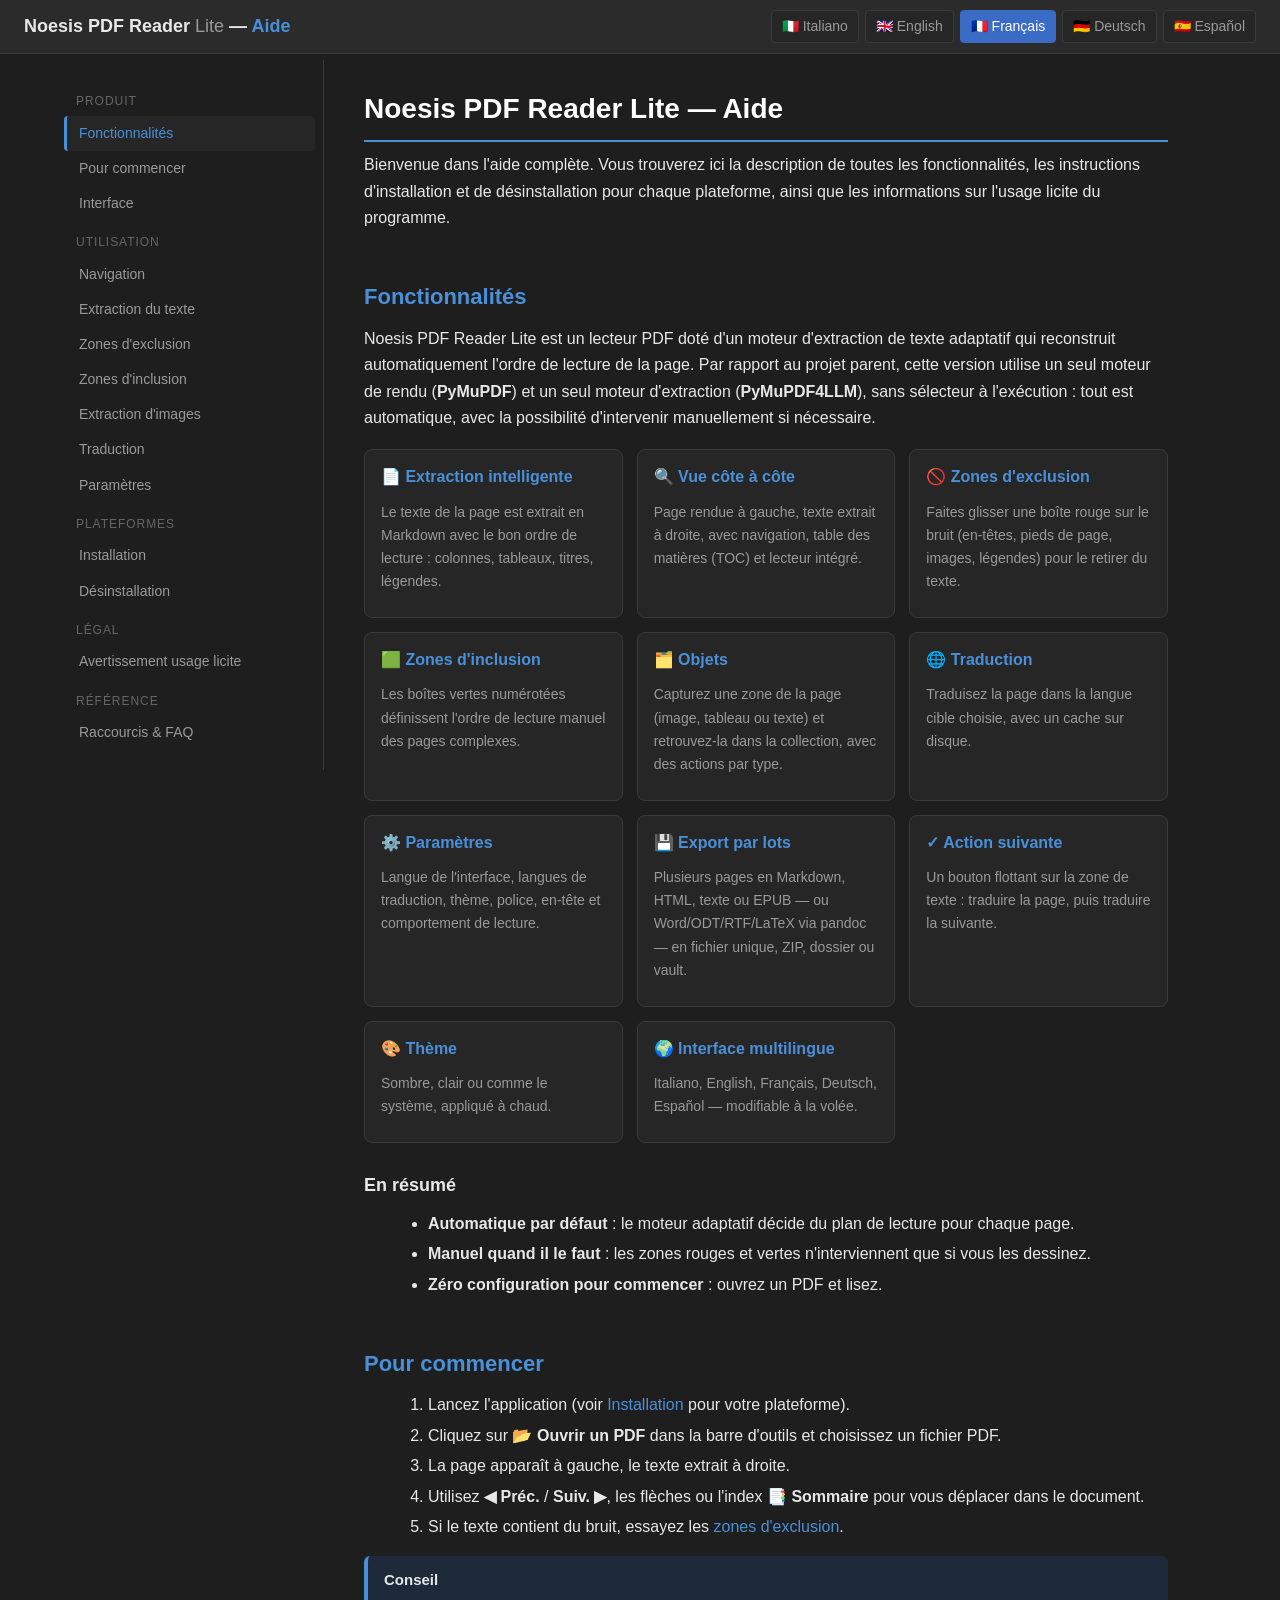
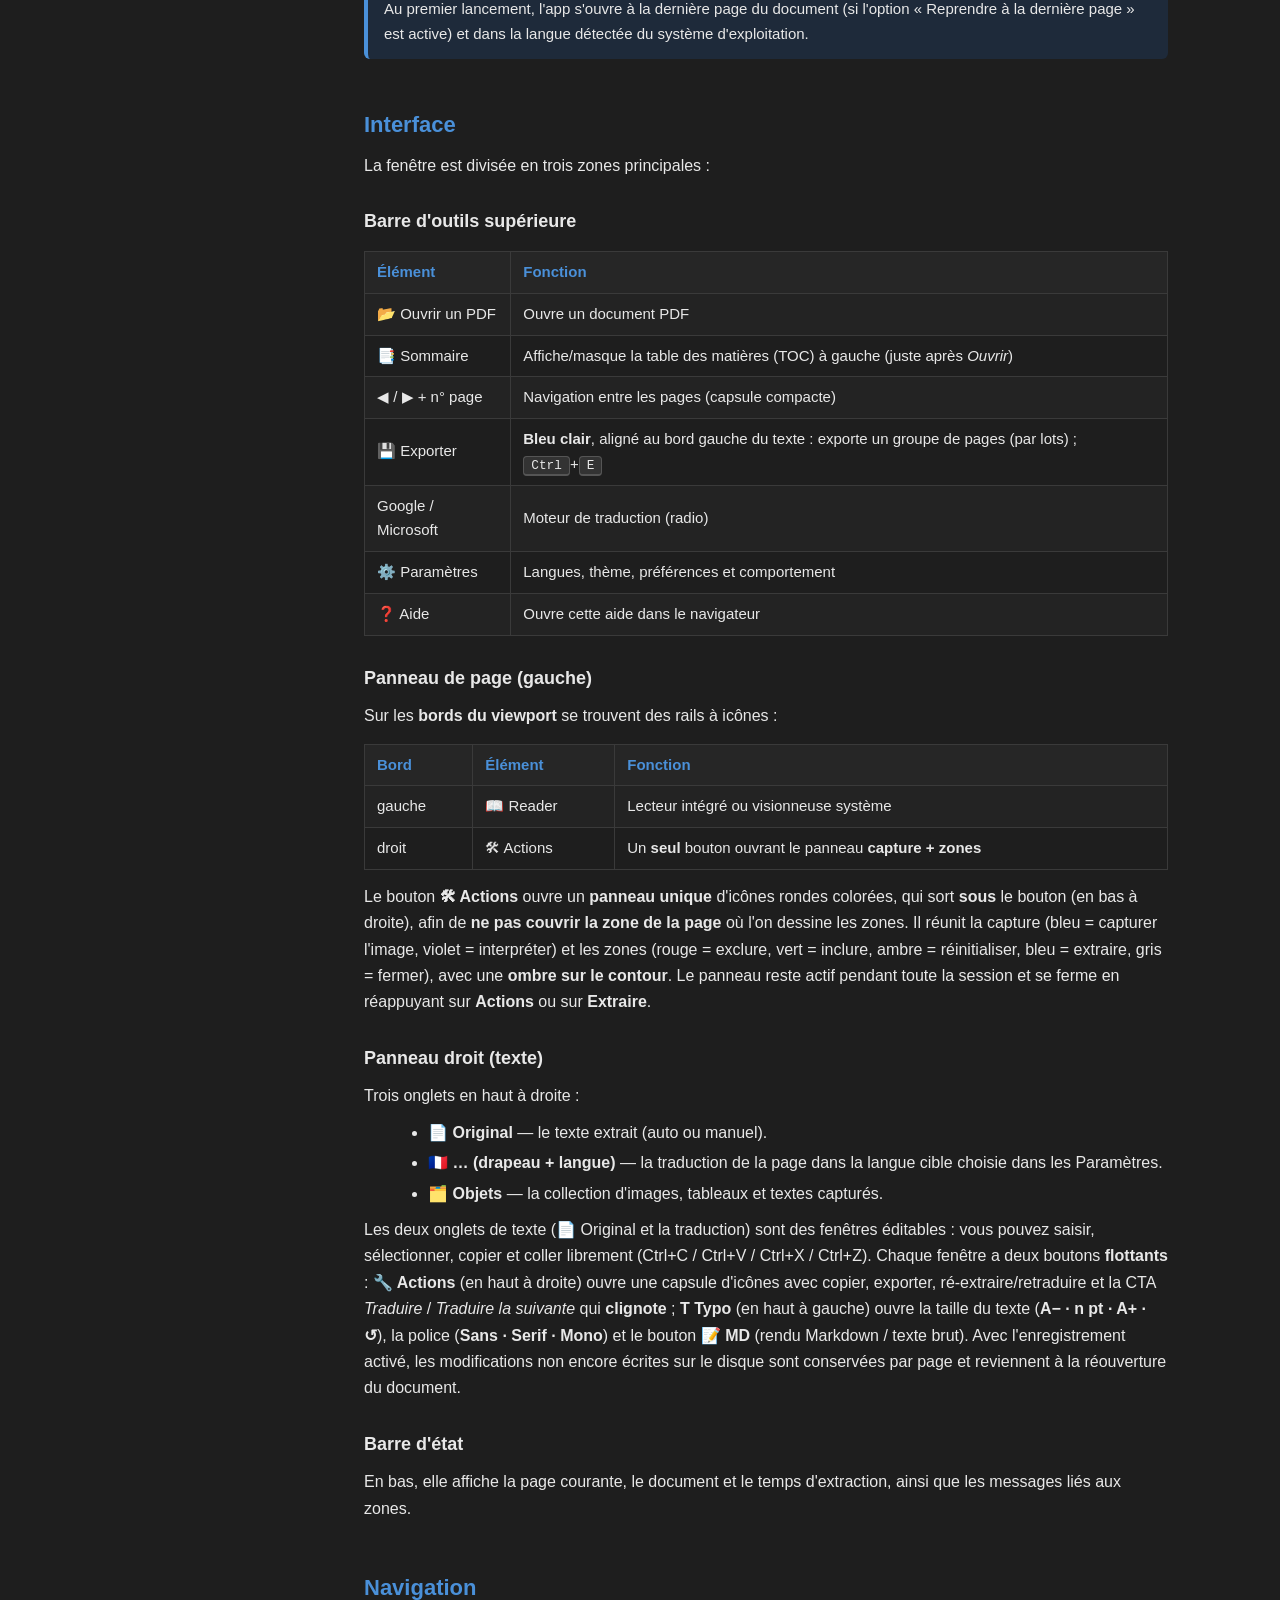
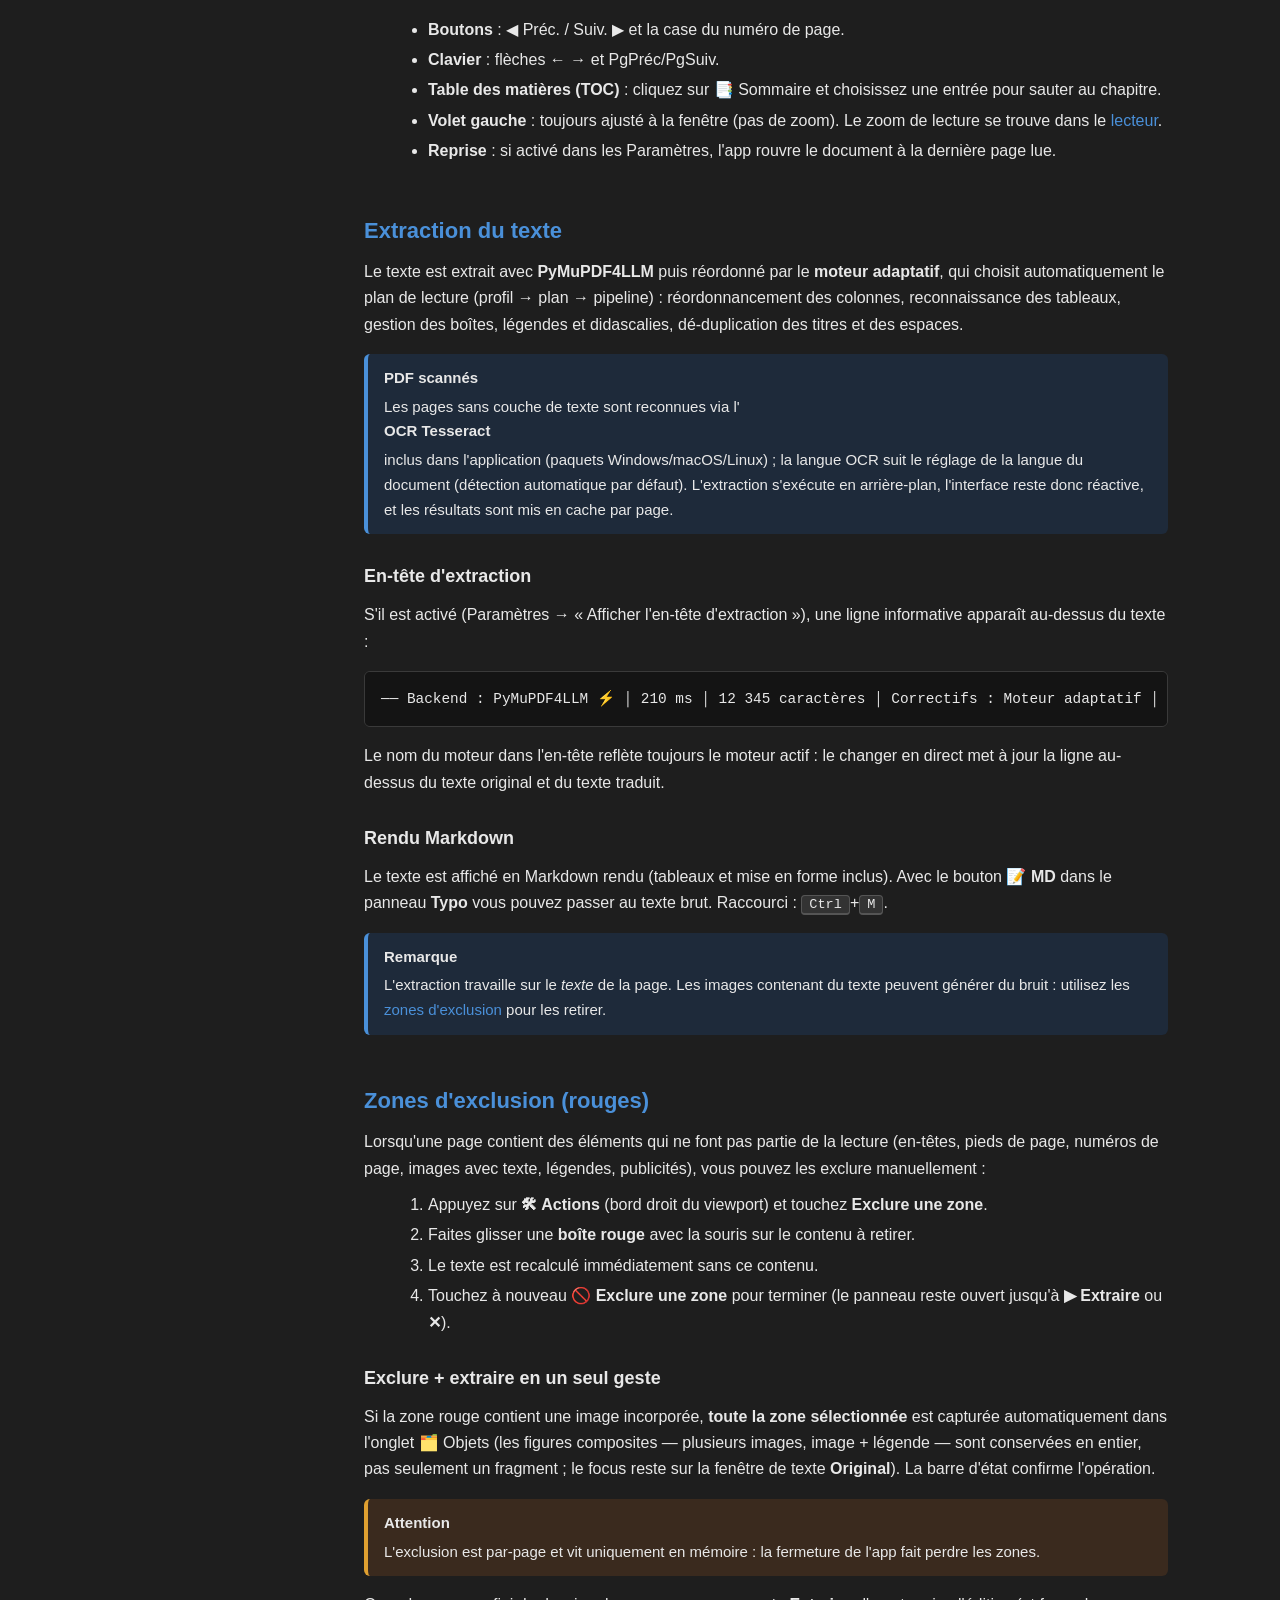
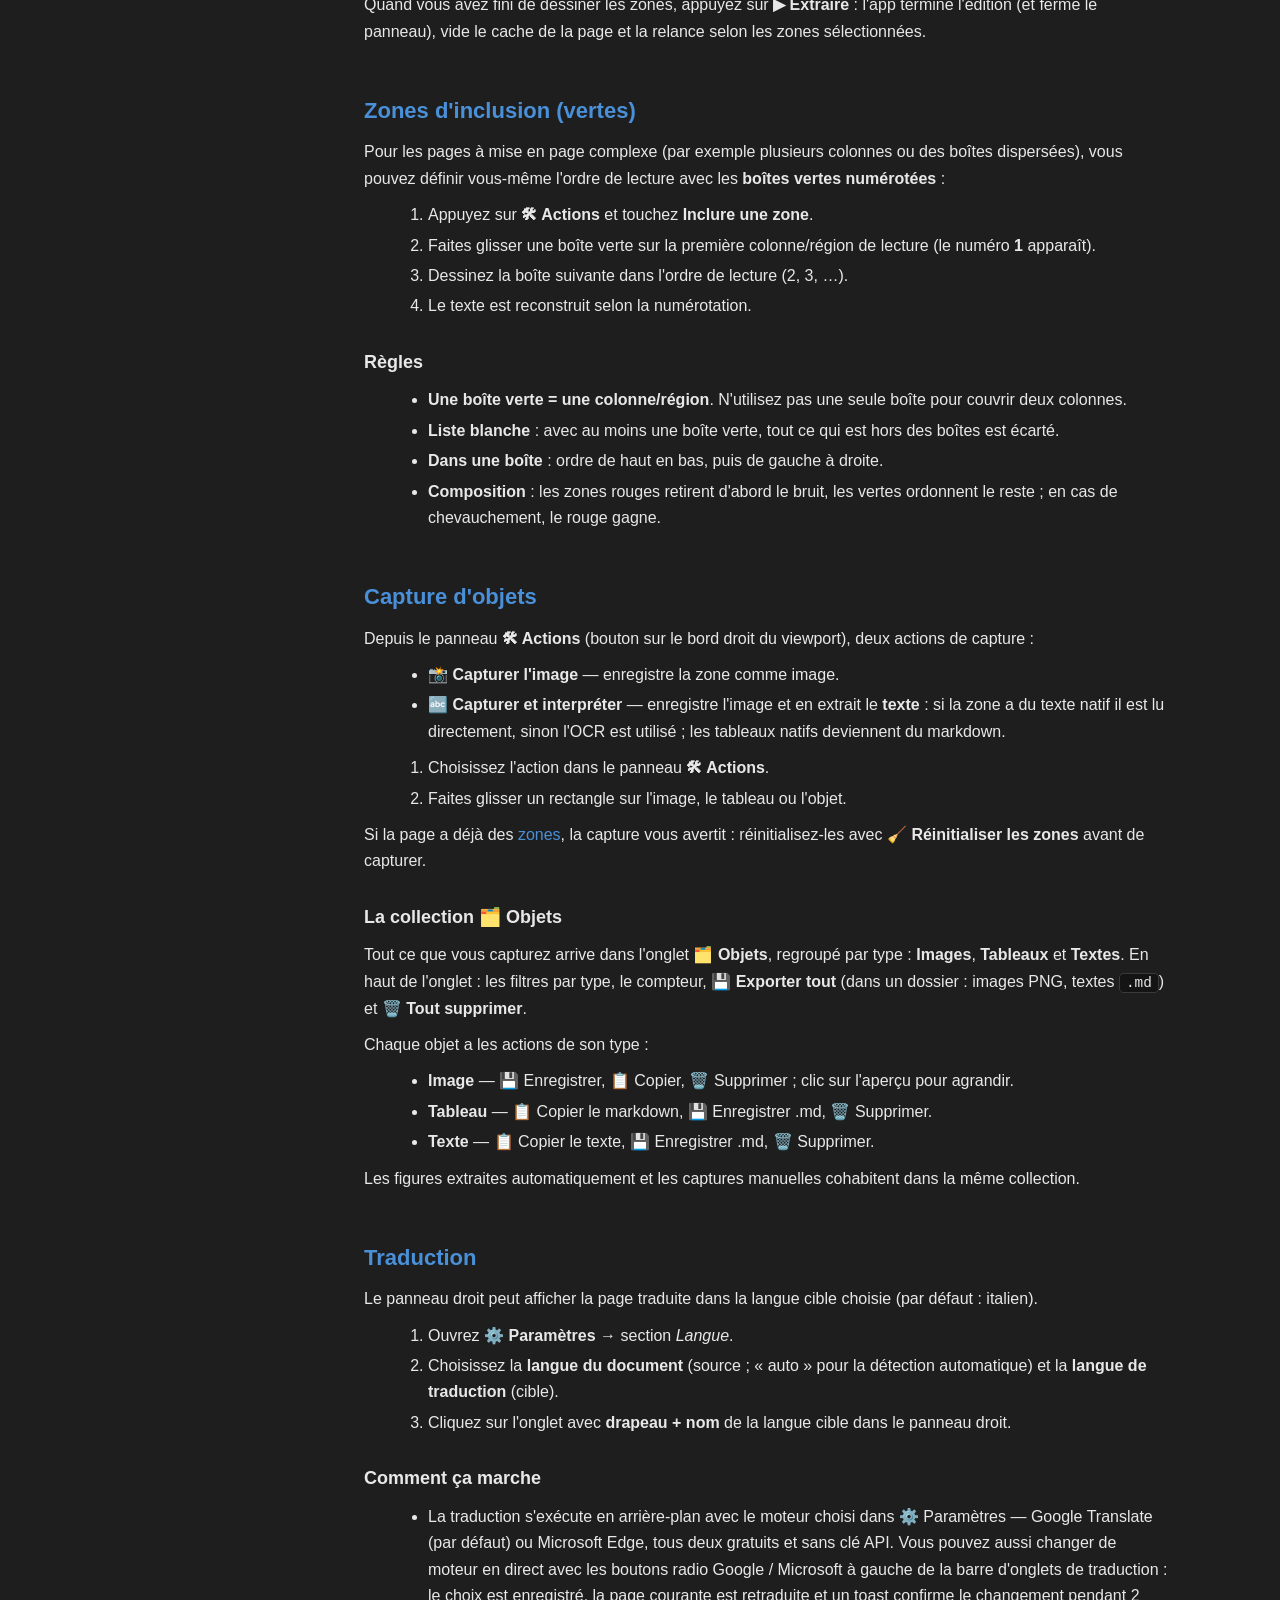
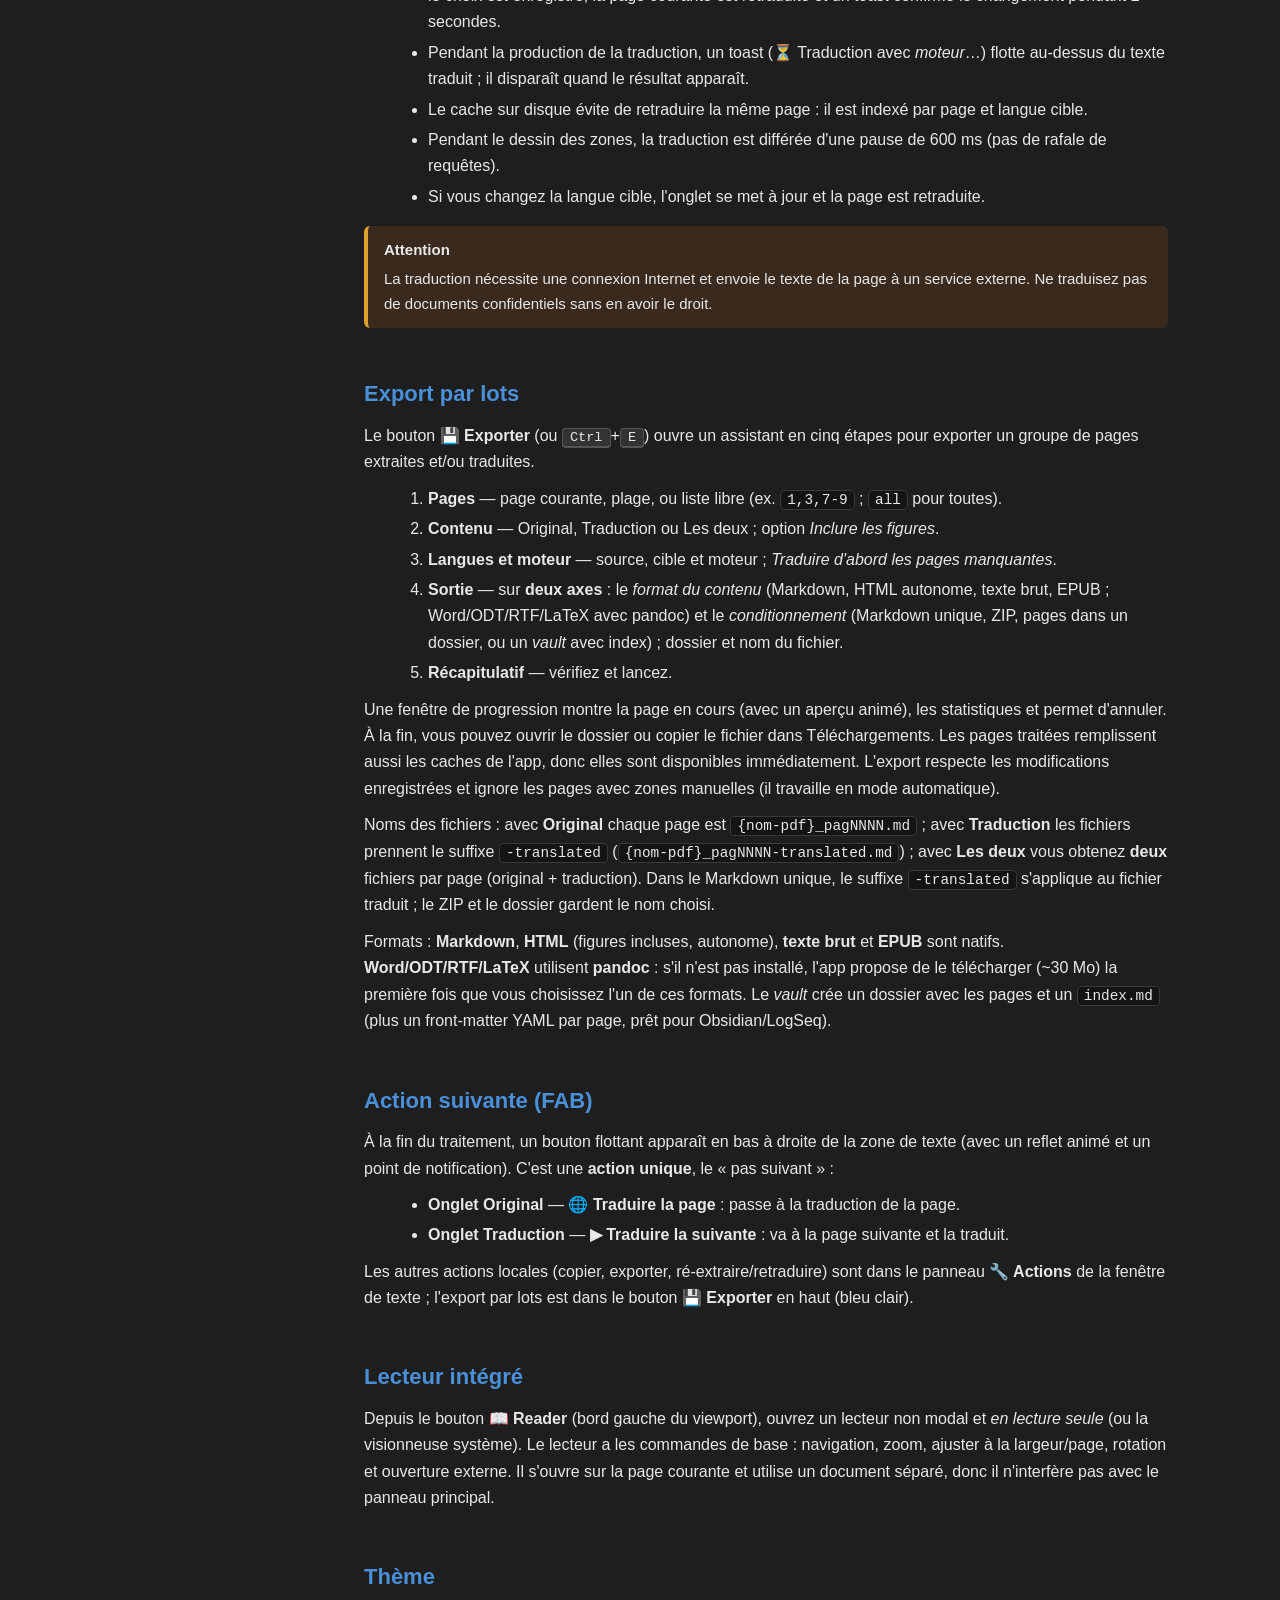
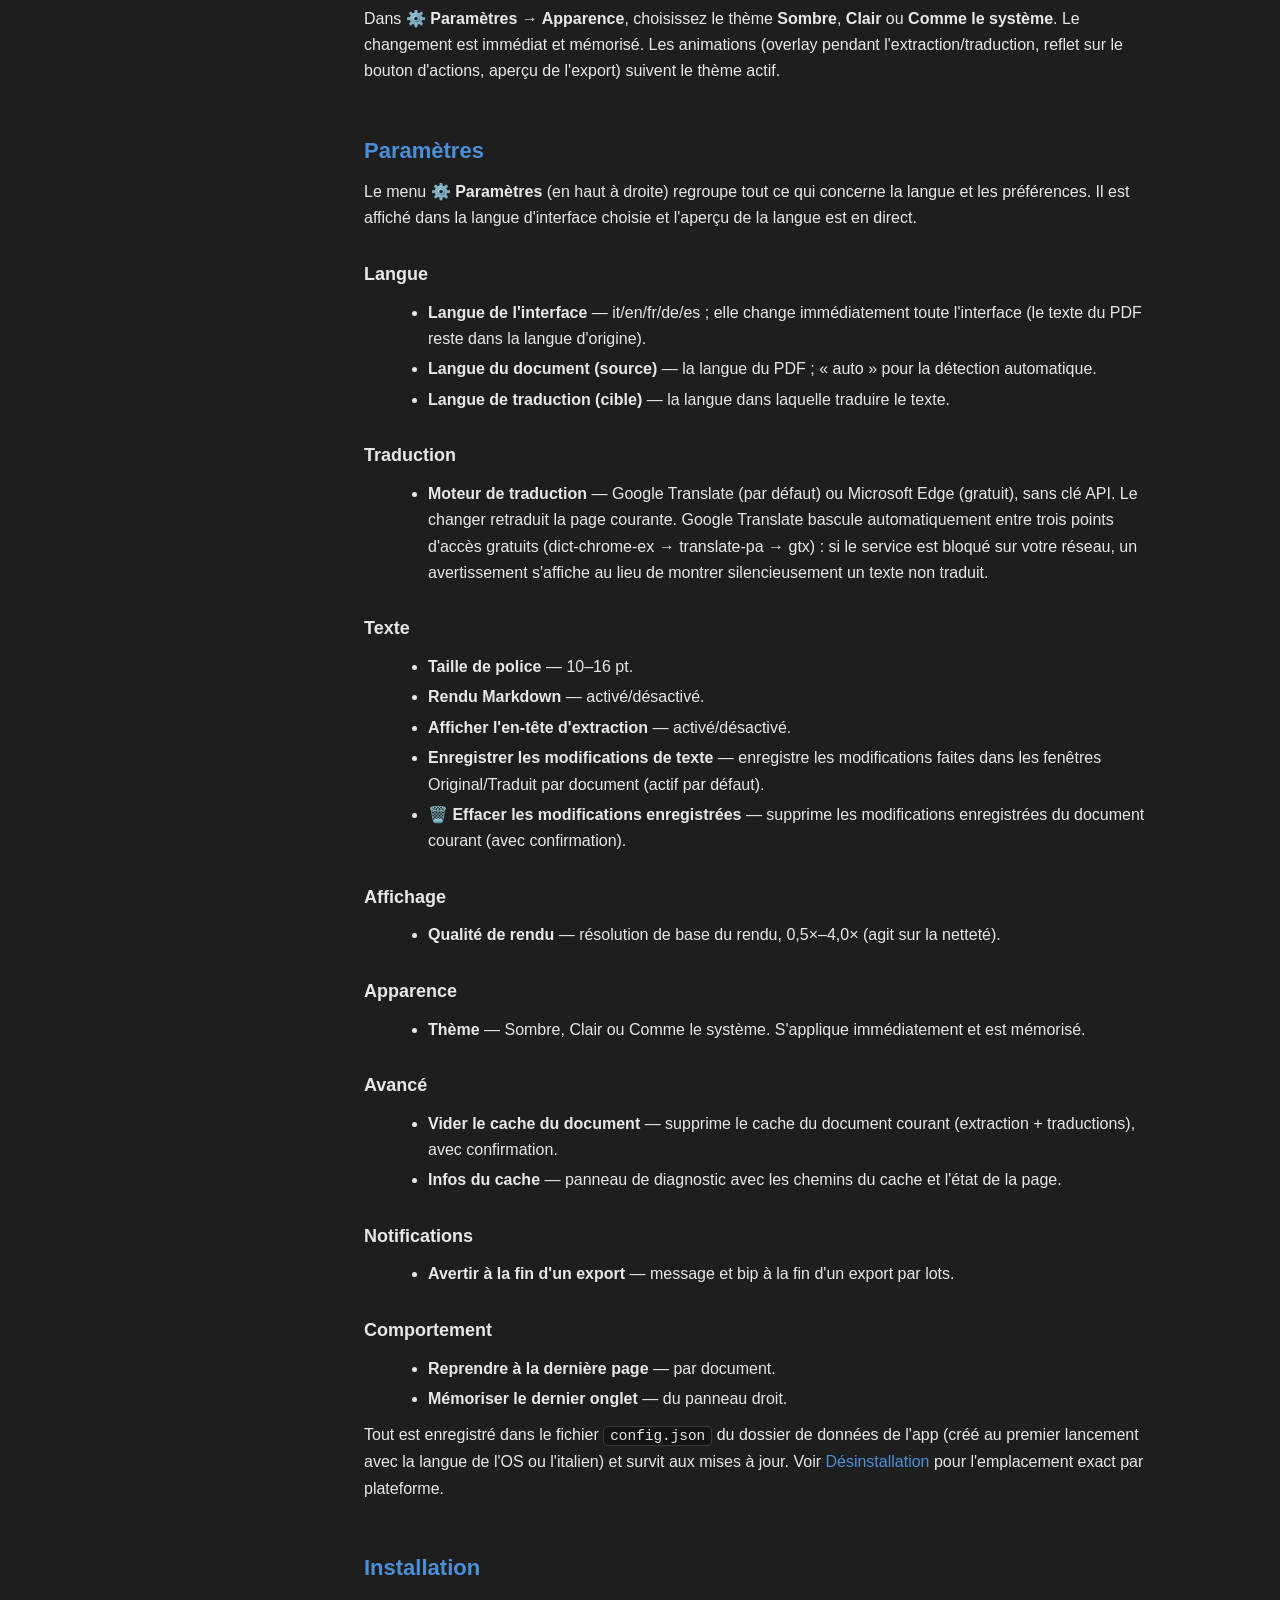
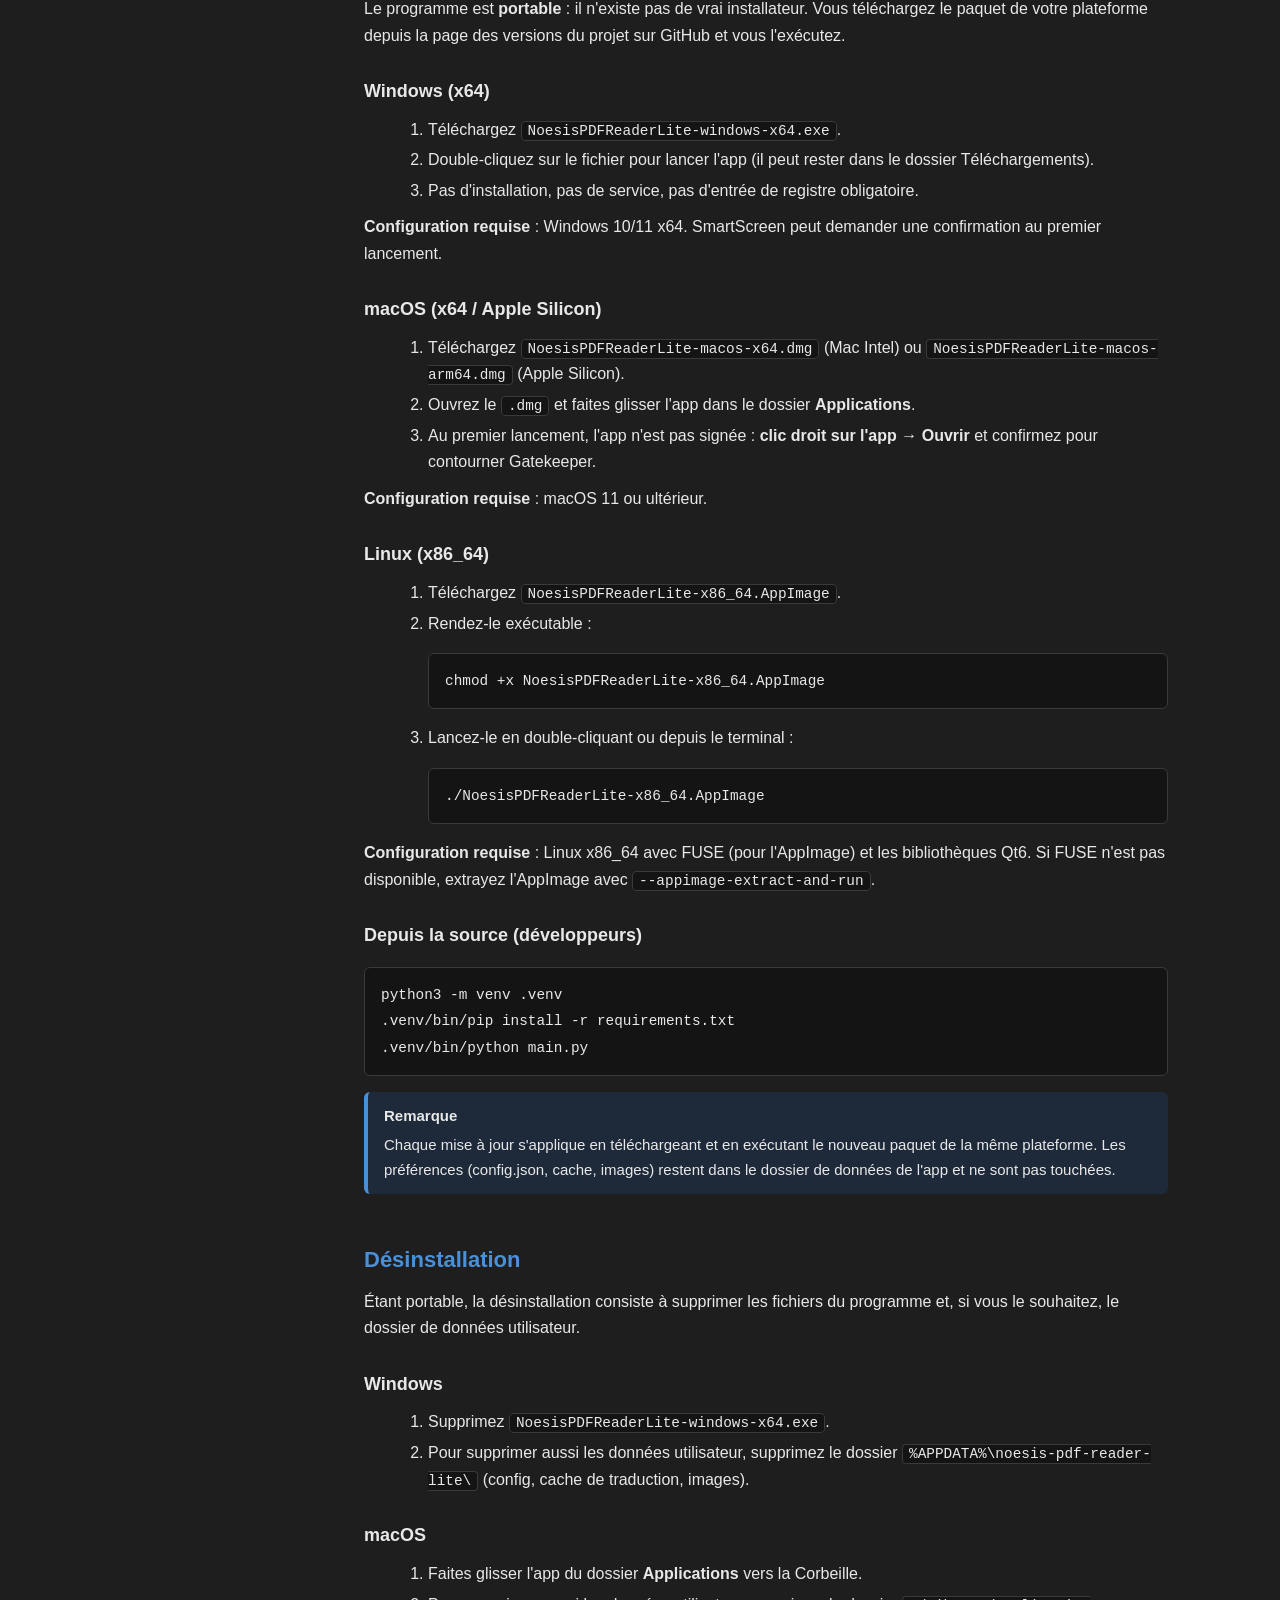
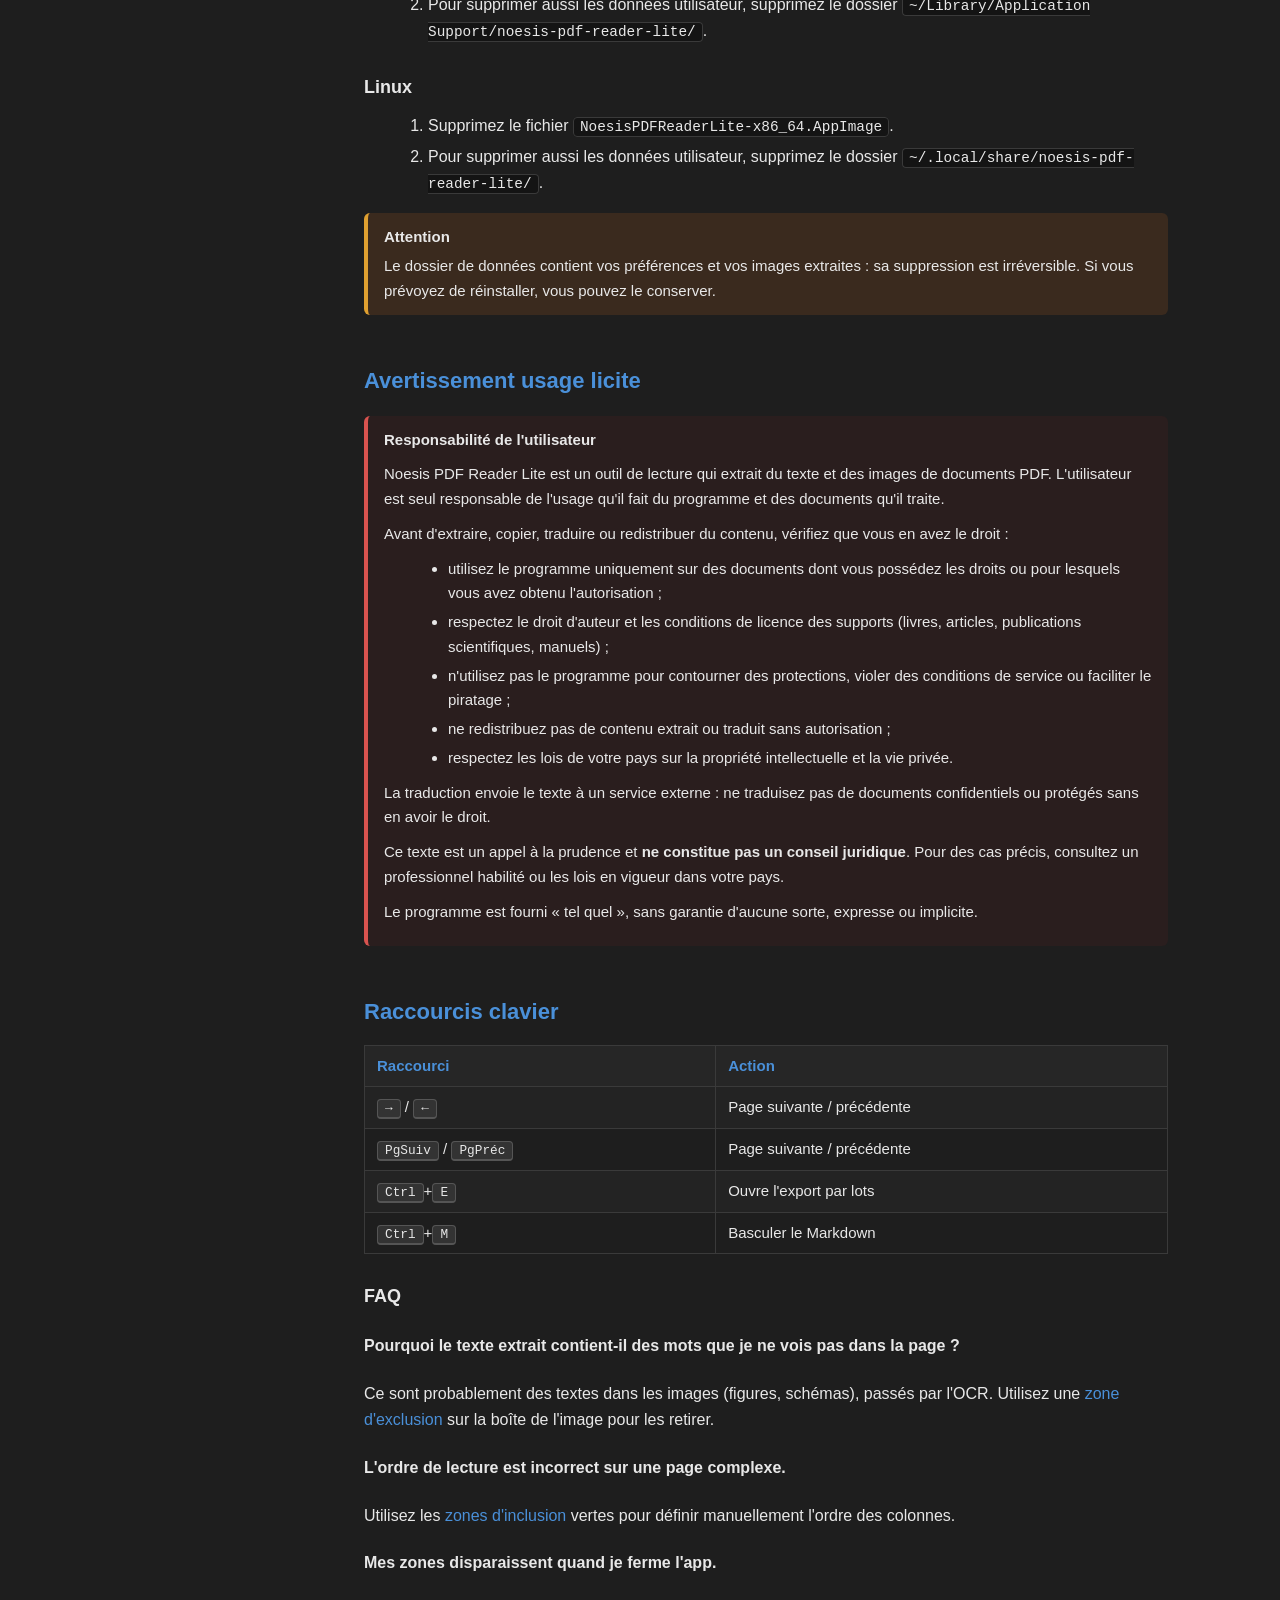
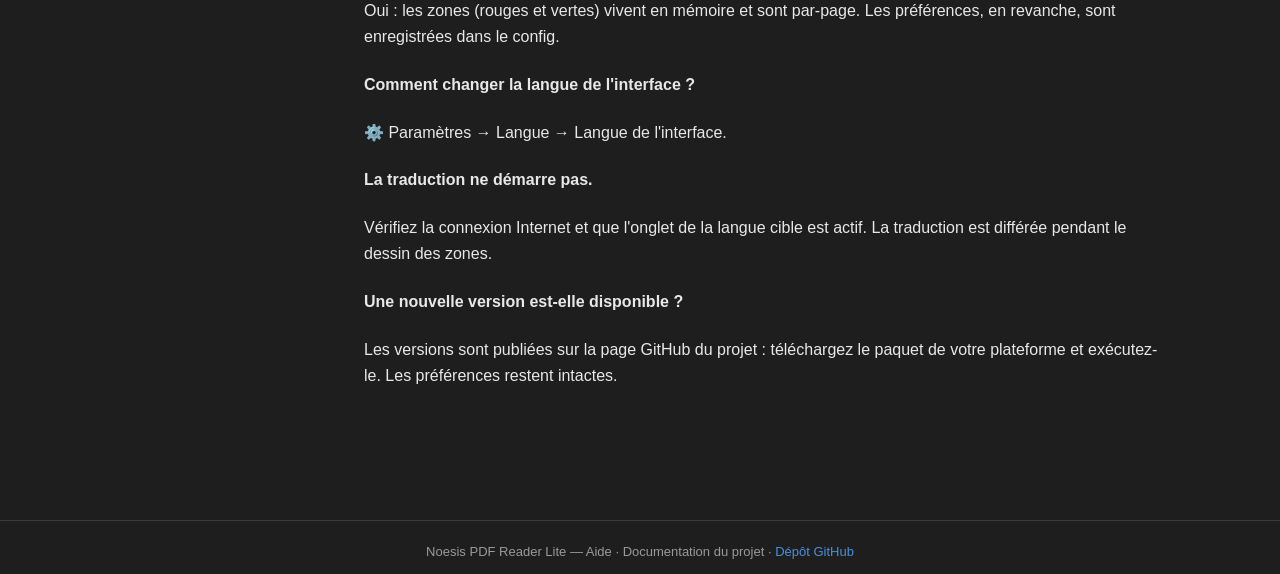
<file: docs/help/fr/index.html>
<!DOCTYPE html>
<html lang="fr">
<head>
  <meta charset="utf-8">
  <meta name="viewport" content="width=device-width, initial-scale=1">
  <title>Aide — Noesis PDF Reader Lite</title>
  <link rel="stylesheet" href="../css/help.css">
</head>
<body>

  <header class="topbar">
    <div class="brand">Noesis PDF Reader <span class="lite">Lite</span> — <em>Aide</em></div>
    <div class="lang-switch">
      <a href="../it/" lang="it">🇮🇹 Italiano</a>
      <a href="../en/" lang="en">🇬🇧 English</a>
      <a href="../fr/" class="active" lang="fr">🇫🇷 Français</a>
      <a href="../de/" lang="de">🇩🇪 Deutsch</a>
      <a href="../es/" lang="es">🇪🇸 Español</a>
    </div>
  </header>

  <div class="wrap">
    <nav class="sidebar">
      <div class="group-label">Produit</div>
      <a href="#features">Fonctionnalités</a>
      <a href="#getting-started">Pour commencer</a>
      <a href="#interface">Interface</a>
      <div class="group-label">Utilisation</div>
      <a href="#navigation">Navigation</a>
      <a href="#extraction">Extraction du texte</a>
      <a href="#zones-exclude">Zones d'exclusion</a>
      <a href="#zones-include">Zones d'inclusion</a>
      <a href="#images">Extraction d'images</a>
      <a href="#translation">Traduction</a>
      <a href="#settings">Paramètres</a>
      <div class="group-label">Plateformes</div>
      <a href="#install">Installation</a>
      <a href="#uninstall">Désinstallation</a>
      <div class="group-label">Légal</div>
      <a href="#legal">Avertissement usage licite</a>
      <div class="group-label">Référence</div>
      <a href="#shortcuts">Raccourcis &amp; FAQ</a>
    </nav>

    <main class="content">
      <h1>Noesis PDF Reader Lite — Aide</h1>
      <p>Bienvenue dans l'aide complète. Vous trouverez ici la description de
      toutes les fonctionnalités, les instructions d'installation et de
      désinstallation pour chaque plateforme, ainsi que les informations sur
      l'usage licite du programme.</p>

      <!-- ═══════════════ PRODUIT ═══════════════ -->

      <h2 id="features">Fonctionnalités</h2>
      <p>Noesis PDF Reader Lite est un lecteur PDF doté d'un moteur
      d'extraction de texte adaptatif qui reconstruit automatiquement l'ordre
      de lecture de la page. Par rapport au projet parent, cette version
      utilise un seul moteur de rendu (<strong>PyMuPDF</strong>) et un seul
      moteur d'extraction (<strong>PyMuPDF4LLM</strong>), sans sélecteur à
      l'exécution : tout est automatique, avec la possibilité d'intervenir
      manuellement si nécessaire.</p>

      <div class="cards">
        <div class="card"><h4>📄 Extraction intelligente</h4><p>Le texte de la
          page est extrait en Markdown avec le bon ordre de lecture : colonnes,
          tableaux, titres, légendes.</p></div>
        <div class="card"><h4>🔍 Vue côte à côte</h4><p>Page rendue à gauche,
          texte extrait à droite, avec navigation, table des matières (TOC) et
          lecteur intégré.</p></div>
        <div class="card"><h4>🚫 Zones d'exclusion</h4><p>Faites glisser une
          boîte rouge sur le bruit (en-têtes, pieds de page, images, légendes)
          pour le retirer du texte.</p></div>
        <div class="card"><h4>🟩 Zones d'inclusion</h4><p>Les boîtes vertes
          numérotées définissent l'ordre de lecture manuel des pages
          complexes.</p></div>
        <div class="card"><h4>🗂️ Objets</h4><p>Capturez une zone de la page
          (image, tableau ou texte) et retrouvez-la dans la collection, avec
          des actions par type.</p></div>
        <div class="card"><h4>🌐 Traduction</h4><p>Traduisez la page dans la
          langue cible choisie, avec un cache sur disque.</p></div>
        <div class="card"><h4>⚙️ Paramètres</h4><p>Langue de l'interface,
          langues de traduction, thème, police, en-tête et comportement de
          lecture.</p></div>
        <div class="card"><h4>💾 Export par lots</h4><p>Plusieurs pages en
          Markdown, HTML, texte ou EPUB — ou Word/ODT/RTF/LaTeX via pandoc — en
          fichier unique, ZIP, dossier ou vault.</p></div>
        <div class="card"><h4>✓ Action suivante</h4><p>Un bouton flottant sur
          la zone de texte : traduire la page, puis traduire la suivante.</p></div>
        <div class="card"><h4>🎨 Thème</h4><p>Sombre, clair ou comme le
          système, appliqué à chaud.</p></div>
        <div class="card"><h4>🌍 Interface multilingue</h4><p>Italiano,
          English, Français, Deutsch, Español — modifiable à la volée.</p></div>
      </div>

      <h3>En résumé</h3>
      <ul>
        <li><strong>Automatique par défaut</strong> : le moteur adaptatif
          décide du plan de lecture pour chaque page.</li>
        <li><strong>Manuel quand il le faut</strong> : les zones rouges et
          vertes n'interviennent que si vous les dessinez.</li>
        <li><strong>Zéro configuration pour commencer</strong> : ouvrez un PDF
          et lisez.</li>
      </ul>

      <!-- ═══════════════ POUR COMMENCER ═══════════════ -->

      <h2 id="getting-started">Pour commencer</h2>
      <ol>
        <li>Lancez l'application (voir <a href="#install">Installation</a>
          pour votre plateforme).</li>
        <li>Cliquez sur <strong>📂 Ouvrir un PDF</strong> dans la barre
          d'outils et choisissez un fichier PDF.</li>
        <li>La page apparaît à gauche, le texte extrait à droite.</li>
        <li>Utilisez <strong>◀ Préc.</strong> / <strong>Suiv. ▶</strong>, les
          flèches ou l'index <strong>📑 Sommaire</strong> pour vous déplacer
          dans le document.</li>
        <li>Si le texte contient du bruit, essayez les
          <a href="#zones-exclude">zones d'exclusion</a>.</li>
      </ol>

      <div class="note"><strong>Conseil</strong> Au premier lancement, l'app
        s'ouvre à la dernière page du document (si l'option « Reprendre à la
        dernière page » est active) et dans la langue détectée du système
        d'exploitation.</div>

      <!-- ═══════════════ INTERFACE ═══════════════ -->

      <h2 id="interface">Interface</h2>
      <p>La fenêtre est divisée en trois zones principales :</p>

      <h3>Barre d'outils supérieure</h3>
      <table>
        <tr><th>Élément</th><th>Fonction</th></tr>
        <tr><td>📂 Ouvrir un PDF</td><td>Ouvre un document PDF</td></tr>
        <tr><td>📑 Sommaire</td><td>Affiche/masque la table des matières (TOC) à gauche (juste après <em>Ouvrir</em>)</td></tr>
        <tr><td>◀ / ▶ + n° page</td><td>Navigation entre les pages (capsule compacte)</td></tr>
        <tr><td>💾 Exporter</td><td><strong>Bleu clair</strong>, aligné au bord gauche du texte : exporte un groupe de pages (par lots) ; <kbd>Ctrl</kbd>+<kbd>E</kbd></td></tr>
        <tr><td>Google / Microsoft</td><td>Moteur de traduction (radio)</td></tr>
        <tr><td>⚙️ Paramètres</td><td>Langues, thème, préférences et comportement</td></tr>
        <tr><td>❓ Aide</td><td>Ouvre cette aide dans le navigateur</td></tr>
      </table>

      <h3>Panneau de page (gauche)</h3>
      <p>Sur les <strong>bords du viewport</strong> se trouvent des rails à icônes :</p>
      <table>
        <tr><th>Bord</th><th>Élément</th><th>Fonction</th></tr>
        <tr><td>gauche</td><td>📖 Reader</td><td>Lecteur intégré ou visionneuse système</td></tr>
        <tr><td>droit</td><td>🛠 Actions</td><td>Un <strong>seul</strong> bouton ouvrant le panneau <strong>capture + zones</strong></td></tr>
      </table>
      <p>Le bouton <strong>🛠 Actions</strong> ouvre un <strong>panneau unique</strong>
      d'icônes rondes colorées, qui sort <strong>sous</strong> le bouton (en bas
      à droite), afin de <strong>ne pas couvrir la zone de la page</strong> où
      l'on dessine les zones. Il réunit la capture (bleu = capturer l'image,
      violet = interpréter) et les zones (rouge = exclure, vert = inclure,
      ambre = réinitialiser, bleu = extraire, gris = fermer), avec une
      <strong>ombre sur le contour</strong>. Le panneau reste actif pendant
      toute la session et se ferme en réappuyant sur <strong>Actions</strong> ou
      sur <strong>Extraire</strong>.</p>

      <h3>Panneau droit (texte)</h3>
      <p>Trois onglets en haut à droite :</p>
      <ul>
        <li><strong>📄 Original</strong> — le texte extrait (auto ou manuel).</li>
        <li><strong>🇫🇷 … (drapeau + langue)</strong> — la traduction de la
          page dans la langue cible choisie dans les Paramètres.</li>
        <li><strong>🗂️ Objets</strong> — la collection d'images, tableaux et
          textes capturés.</li>
      </ul>
      <p>Les deux onglets de texte (📄 Original et la traduction) sont des
      fenêtres éditables : vous pouvez saisir, sélectionner, copier et coller
      librement (Ctrl+C / Ctrl+V / Ctrl+X / Ctrl+Z). Chaque fenêtre a deux boutons
      <strong>flottants</strong> : <strong>🔧 Actions</strong> (en haut à droite)
      ouvre une capsule d'icônes avec copier, exporter, ré-extraire/retraduire et
      la CTA <em>Traduire</em> / <em>Traduire la suivante</em> qui
      <strong>clignote</strong> ; <strong>T Typo</strong> (en haut à gauche)
      ouvre la taille du texte (<strong>A− · n pt · A+ · ↺</strong>), la police
      (<strong>Sans · Serif · Mono</strong>) et le bouton <strong>📝 MD</strong>
      (rendu Markdown / texte brut). Avec l'enregistrement activé, les
      modifications non encore écrites sur le disque sont conservées par page et
      reviennent à la réouverture du document.</p>

      <h3>Barre d'état</h3>
      <p>En bas, elle affiche la page courante, le document et le temps
      d'extraction, ainsi que les messages liés aux zones.</p>

      <!-- ═══════════════ NAVIGATION ═══════════════ -->

      <h2 id="navigation">Navigation</h2>
      <ul>
        <li><strong>Boutons</strong> : ◀ Préc. / Suiv. ▶ et la case du numéro
          de page.</li>
        <li><strong>Clavier</strong> : flèches ← → et PgPréc/PgSuiv.</li>
        <li><strong>Table des matières (TOC)</strong> : cliquez sur 📑 Sommaire
          et choisissez une entrée pour sauter au chapitre.</li>
        <li><strong>Volet gauche</strong> : toujours ajusté à la fenêtre (pas de
          zoom). Le zoom de lecture se trouve dans le <a href="#reader">lecteur</a>.</li>
        <li><strong>Reprise</strong> : si activé dans les Paramètres, l'app
          rouvre le document à la dernière page lue.</li>
      </ul>

      <!-- ═══════════════ EXTRACTION DU TEXTE ═══════════════ -->

      <h2 id="extraction">Extraction du texte</h2>
      <p>Le texte est extrait avec <strong>PyMuPDF4LLM</strong> puis réordonné
      par le <strong>moteur adaptatif</strong>, qui choisit automatiquement le
      plan de lecture (profil → plan → pipeline) : réordonnancement des
      colonnes, reconnaissance des tableaux, gestion des boîtes, légendes et
      didascalies, dé-duplication des titres et des espaces.</p>

      <div class="note"><strong>PDF scannés</strong> Les pages sans couche de
        texte sont reconnues via l'<strong>OCR Tesseract</strong> inclus dans
        l'application (paquets Windows/macOS/Linux) ; la langue OCR suit le
        réglage de la langue du document (détection automatique par défaut).
        L'extraction s'exécute en arrière-plan, l'interface reste donc
        réactive, et les résultats sont mis en cache par page.</div>

      <h3>En-tête d'extraction</h3>
      <p>S'il est activé (Paramètres → « Afficher l'en-tête d'extraction »),
      une ligne informative apparaît au-dessus du texte :</p>
      <pre><code>── Backend : PyMuPDF4LLM ⚡ │ 210 ms │ 12 345 caractères │ Correctifs : Moteur adaptatif │ OCR : 🌐 Auto │ Trad. : Google Translate ──</code></pre>
      <p>Le nom du moteur dans l'en-tête reflète toujours le
      moteur actif : le changer en direct met à jour la ligne au-dessus du
      texte original et du texte traduit.</p>

      <h3>Rendu Markdown</h3>
      <p>Le texte est affiché en Markdown rendu (tableaux et mise en forme
      inclus). Avec le bouton <strong>📝 MD</strong> dans le panneau
      <strong>Typo</strong> vous pouvez passer au texte brut.
      Raccourci : <kbd>Ctrl</kbd>+<kbd>M</kbd>.</p>

      <div class="note"><strong>Remarque</strong> L'extraction travaille sur le
        <em>texte</em> de la page. Les images contenant du texte peuvent
        générer du bruit : utilisez les <a href="#zones-exclude">zones
        d'exclusion</a> pour les retirer.</div>

      <!-- ═══════════════ ZONES D'EXCLUSION ═══════════════ -->

      <h2 id="zones-exclude">Zones d'exclusion (rouges)</h2>
      <p>Lorsqu'une page contient des éléments qui ne font pas partie de la
      lecture (en-têtes, pieds de page, numéros de page, images avec texte,
      légendes, publicités), vous pouvez les exclure manuellement :</p>
      <ol>
        <li>Appuyez sur <strong>🛠 Actions</strong> (bord droit du viewport) et
          touchez <strong>Exclure une zone</strong>.</li>
        <li>Faites glisser une <strong>boîte rouge</strong> avec la souris sur
          le contenu à retirer.</li>
        <li>Le texte est recalculé immédiatement sans ce contenu.</li>
        <li>Touchez à nouveau <strong>🚫 Exclure une zone</strong> pour terminer
          (le panneau reste ouvert jusqu'à <strong>▶ Extraire</strong> ou
          <strong>✕</strong>).</li>
      </ol>

      <h3>Exclure + extraire en un seul geste</h3>
      <p>Si la zone rouge contient une image incorporée, <strong>toute la
      zone sélectionnée</strong> est capturée automatiquement dans l'onglet
      🗂️ Objets (les figures composites — plusieurs images, image +
      légende — sont conservées en entier, pas seulement un fragment ; le
      focus reste sur la fenêtre de texte <strong>Original</strong>). La
      barre d'état confirme l'opération.</p>

      <div class="warning"><strong>Attention</strong> L'exclusion est
        par-page et vit uniquement en mémoire : la fermeture de l'app fait
        perdre les zones.</div>

      <p>Quand vous avez fini de dessiner les zones, appuyez sur
      <strong>▶ Extraire</strong> : l'app termine l'édition (et ferme le
      panneau), vide le cache de la page et la relance selon les zones
      sélectionnées.</p>

      <!-- ═══════════════ ZONES D'INCLUSION ═══════════════ -->

      <h2 id="zones-include">Zones d'inclusion (vertes)</h2>
      <p>Pour les pages à mise en page complexe (par exemple plusieurs
      colonnes ou des boîtes dispersées), vous pouvez définir vous-même
      l'ordre de lecture avec les <strong>boîtes vertes numérotées</strong> :</p>
      <ol>
        <li>Appuyez sur <strong>🛠 Actions</strong> et touchez
          <strong>Inclure une zone</strong>.</li>
        <li>Faites glisser une boîte verte sur la première
          colonne/région de lecture (le numéro <strong>1</strong> apparaît).</li>
        <li>Dessinez la boîte suivante dans l'ordre de lecture (2, 3, …).</li>
        <li>Le texte est reconstruit selon la numérotation.</li>
      </ol>

      <h3>Règles</h3>
      <ul>
        <li><strong>Une boîte verte = une colonne/région</strong>. N'utilisez
          pas une seule boîte pour couvrir deux colonnes.</li>
        <li><strong>Liste blanche</strong> : avec au moins une boîte verte,
          tout ce qui est hors des boîtes est écarté.</li>
        <li><strong>Dans une boîte</strong> : ordre de haut en bas, puis de
          gauche à droite.</li>
        <li><strong>Composition</strong> : les zones rouges retirent d'abord
          le bruit, les vertes ordonnent le reste ; en cas de chevauchement, le
          rouge gagne.</li>
      </ul>

      <!-- ═══════════════ EXTRACTION D'IMAGES ═══════════════ -->

      <h2 id="images">Capture d'objets</h2>
      <p>Depuis le panneau <strong>🛠 Actions</strong> (bouton sur le bord droit
      du viewport), deux actions de capture :</p>
      <ul>
        <li><strong>📸 Capturer l'image</strong> — enregistre la zone comme
          image.</li>
        <li><strong>🔤 Capturer et interpréter</strong> — enregistre l'image et
          en extrait le <strong>texte</strong> : si la zone a du texte natif il
          est lu directement, sinon l'OCR est utilisé ; les tableaux natifs
          deviennent du markdown.</li>
      </ul>
      <ol>
        <li>Choisissez l'action dans le panneau <strong>🛠 Actions</strong>.</li>
        <li>Faites glisser un rectangle sur l'image, le tableau ou l'objet.</li>
      </ol>
      <p>Si la page a déjà des <a href="#zones-exclude">zones</a>, la capture
      vous avertit : réinitialisez-les avec <strong>🧹 Réinitialiser les
      zones</strong> avant de capturer.</p>

      <h3>La collection 🗂️ Objets</h3>
      <p>Tout ce que vous capturez arrive dans l'onglet <strong>🗂️ Objets</strong>,
      regroupé par type : <strong>Images</strong>, <strong>Tableaux</strong> et
      <strong>Textes</strong>. En haut de l'onglet : les filtres par type, le
      compteur, <strong>💾 Exporter tout</strong> (dans un dossier : images
      PNG, textes <code>.md</code>) et <strong>🗑️ Tout supprimer</strong>.</p>
      <p>Chaque objet a les actions de son type :</p>
      <ul>
        <li><strong>Image</strong> — 💾 Enregistrer, 📋 Copier, 🗑️ Supprimer ;
          clic sur l'aperçu pour agrandir.</li>
        <li><strong>Tableau</strong> — 📋 Copier le markdown, 💾 Enregistrer .md,
          🗑️ Supprimer.</li>
        <li><strong>Texte</strong> — 📋 Copier le texte, 💾 Enregistrer .md,
          🗑️ Supprimer.</li>
      </ul>
      <p>Les figures extraites automatiquement et les captures manuelles
      cohabitent dans la même collection.</p>

      <!-- ═══════════════ TRADUCTION ═══════════════ -->

      <h2 id="translation">Traduction</h2>
      <p>Le panneau droit peut afficher la page traduite dans la langue cible
      choisie (par défaut : italien).</p>
      <ol>
        <li>Ouvrez <strong>⚙️ Paramètres</strong> → section <em>Langue</em>.</li>
        <li>Choisissez la <strong>langue du document</strong> (source ; « auto »
          pour la détection automatique) et la <strong>langue de
          traduction</strong> (cible).</li>
        <li>Cliquez sur l'onglet avec <strong>drapeau + nom</strong> de la
          langue cible dans le panneau droit.</li>
      </ol>

      <h3>Comment ça marche</h3>
      <ul>
        <li>La traduction s'exécute en arrière-plan avec le moteur choisi dans
          ⚙️ Paramètres — Google Translate (par défaut) ou Microsoft Edge,
          tous deux gratuits et sans clé API. Vous pouvez aussi changer de
          moteur en direct avec les boutons radio Google / Microsoft à gauche
          de la barre d'onglets de traduction : le choix est enregistré, la
          page courante est retraduite et un toast confirme le changement
          pendant 2 secondes.</li>
        <li>Pendant la production de la traduction, un toast (⏳ Traduction avec <em>moteur</em>…)
          flotte au-dessus du texte traduit ; il disparaît quand le résultat
          apparaît.</li>
        <li>Le cache sur disque évite de retraduire la même page : il est
          indexé par page et langue cible.</li>
        <li>Pendant le dessin des zones, la traduction est différée d'une pause
          de 600 ms (pas de rafale de requêtes).</li>
        <li>Si vous changez la langue cible, l'onglet se met à jour et la page
          est retraduite.</li>
      </ul>

      <div class="warning"><strong>Attention</strong> La traduction nécessite
        une connexion Internet et envoie le texte de la page à un service
        externe. Ne traduisez pas de documents confidentiels sans en avoir le
        droit.</div>

      <!-- ═══════════════ ACTIONS ET EXPORT ═══════════════ -->

      <h2 id="batch">Export par lots</h2>
      <p>Le bouton <strong>💾 Exporter</strong> (ou <kbd>Ctrl</kbd>+<kbd>E</kbd>)
      ouvre un assistant en cinq étapes pour exporter un groupe de pages
      extraites et/ou traduites.</p>
      <ol>
        <li><strong>Pages</strong> — page courante, plage, ou liste libre
          (ex. <code>1,3,7-9</code> ; <code>all</code> pour toutes).</li>
        <li><strong>Contenu</strong> — Original, Traduction ou Les deux ;
          option <em>Inclure les figures</em>.</li>
        <li><strong>Langues et moteur</strong> — source, cible et moteur ;
          <em>Traduire d'abord les pages manquantes</em>.</li>
        <li><strong>Sortie</strong> — sur <strong>deux axes</strong> : le
          <em>format du contenu</em> (Markdown, HTML autonome, texte brut,
          EPUB ; Word/ODT/RTF/LaTeX avec pandoc) et le <em>conditionnement</em>
          (Markdown unique, ZIP, pages dans un dossier, ou un <em>vault</em> avec
          index) ; dossier et nom du fichier.</li>
        <li><strong>Récapitulatif</strong> — vérifiez et lancez.</li>
      </ol>
      <p>Une fenêtre de progression montre la page en cours (avec un aperçu
      animé), les statistiques et permet d'annuler. À la fin, vous pouvez ouvrir
      le dossier ou copier le fichier dans Téléchargements. Les pages traitées
      remplissent aussi les caches de l'app, donc elles sont disponibles
      immédiatement. L'export respecte les modifications enregistrées et ignore
      les pages avec zones manuelles (il travaille en mode automatique).</p>
      <p>Noms des fichiers : avec <strong>Original</strong> chaque page est
      <code>{nom-pdf}_pagNNNN.md</code> ; avec <strong>Traduction</strong> les
      fichiers prennent le suffixe <code>-translated</code>
      (<code>{nom-pdf}_pagNNNN-translated.md</code>) ; avec
      <strong>Les deux</strong> vous obtenez <strong>deux</strong> fichiers par
      page (original + traduction). Dans le Markdown unique, le suffixe
      <code>-translated</code> s'applique au fichier traduit ; le ZIP et le
      dossier gardent le nom choisi.</p>
      <p>Formats : <strong>Markdown</strong>, <strong>HTML</strong> (figures
      incluses, autonome), <strong>texte brut</strong> et <strong>EPUB</strong>
      sont natifs. <strong>Word/ODT/RTF/LaTeX</strong> utilisent
      <strong>pandoc</strong> : s'il n'est pas installé, l'app propose de le
      télécharger (~30&nbsp;Mo) la première fois que vous choisissez l'un de ces
      formats. Le <em>vault</em> crée un dossier avec les pages et un
      <code>index.md</code> (plus un front-matter YAML par page, prêt pour
      Obsidian/LogSeq).</p>

      <h2 id="page-actions">Action suivante (FAB)</h2>
      <p>À la fin du traitement, un bouton flottant apparaît en bas à droite de
      la zone de texte (avec un reflet animé et un point de notification). C'est
      une <strong>action unique</strong>, le « pas suivant » :</p>
      <ul>
        <li><strong>Onglet Original</strong> — <strong>🌐 Traduire la page</strong> :
          passe à la traduction de la page.</li>
        <li><strong>Onglet Traduction</strong> — <strong>▶ Traduire la
          suivante</strong> : va à la page suivante et la traduit.</li>
      </ul>
      <p>Les autres actions locales (copier, exporter, ré-extraire/retraduire)
      sont dans le panneau <strong>🔧 Actions</strong> de la fenêtre de texte ;
      l'export par lots est dans le bouton <strong>💾 Exporter</strong> en haut
      (bleu clair).</p>

      <h2 id="reader">Lecteur intégré</h2>
      <p>Depuis le bouton <strong>📖 Reader</strong> (bord gauche du viewport),
      ouvrez un lecteur non
      modal et <em>en lecture seule</em> (ou la visionneuse système). Le lecteur
      a les commandes de base : navigation, zoom, ajuster à la largeur/page,
      rotation et ouverture externe. Il s'ouvre sur la page courante et utilise
      un document séparé, donc il n'interfère pas avec le panneau principal.</p>

      <h2 id="theme">Thème</h2>
      <p>Dans <strong>⚙️ Paramètres → Apparence</strong>, choisissez le thème
      <strong>Sombre</strong>, <strong>Clair</strong> ou <strong>Comme le
      système</strong>. Le changement est immédiat et mémorisé. Les animations
      (overlay pendant l'extraction/traduction, reflet sur le bouton d'actions,
      aperçu de l'export) suivent le thème actif.</p>

      <!-- ═══════════════ PARAMÈTRES ═══════════════ -->

      <h2 id="settings">Paramètres</h2>
      <p>Le menu <strong>⚙️ Paramètres</strong> (en haut à droite) regroupe
      tout ce qui concerne la langue et les préférences. Il est affiché dans
      la langue d'interface choisie et l'aperçu de la langue est en direct.</p>

      <h3>Langue</h3>
      <ul>
        <li><strong>Langue de l'interface</strong> — it/en/fr/de/es ; elle
          change immédiatement toute l'interface (le texte du PDF reste dans
          la langue d'origine).</li>
        <li><strong>Langue du document (source)</strong> — la langue du PDF ;
          « auto » pour la détection automatique.</li>
        <li><strong>Langue de traduction (cible)</strong> — la langue dans
          laquelle traduire le texte.</li>
      </ul>

      <h3>Traduction</h3>
      <ul>
        <li><strong>Moteur de traduction</strong> — Google Translate (par
          défaut) ou Microsoft Edge (gratuit), sans clé API. Le changer
          retraduit la page courante. Google Translate bascule
          automatiquement entre trois points d'accès gratuits
          (dict-chrome-ex → translate-pa → gtx) : si le service est bloqué sur votre réseau,
          un avertissement s'affiche au lieu de montrer silencieusement un
          texte non traduit.</li>
      </ul>

      <h3>Texte</h3>
      <ul>
        <li><strong>Taille de police</strong> — 10–16 pt.</li>
        <li><strong>Rendu Markdown</strong> — activé/désactivé.</li>
        <li><strong>Afficher l'en-tête d'extraction</strong> —
          activé/désactivé.</li>
        <li><strong>Enregistrer les modifications de texte</strong> — enregistre
          les modifications faites dans les fenêtres Original/Traduit par
          document (actif par défaut).</li>
        <li><strong>🗑️ Effacer les modifications enregistrées</strong> —
          supprime les modifications enregistrées du document courant (avec
          confirmation).</li>
      </ul>

      <h3>Affichage</h3>
      <ul>
        <li><strong>Qualité de rendu</strong> — résolution de base du rendu,
          0,5×–4,0× (agit sur la netteté).</li>
      </ul>

      <h3>Apparence</h3>
      <ul>
        <li><strong>Thème</strong> — Sombre, Clair ou Comme le système.
          S'applique immédiatement et est mémorisé.</li>
      </ul>

      <h3>Avancé</h3>
      <ul>
        <li><strong>Vider le cache du document</strong> — supprime le cache du
          document courant (extraction + traductions), avec confirmation.</li>
        <li><strong>Infos du cache</strong> — panneau de diagnostic avec les
          chemins du cache et l'état de la page.</li>
      </ul>

      <h3>Notifications</h3>
      <ul>
        <li><strong>Avertir à la fin d'un export</strong> — message et bip à la
          fin d'un export par lots.</li>
      </ul>

      <h3>Comportement</h3>
      <ul>
        <li><strong>Reprendre à la dernière page</strong> — par document.</li>
        <li><strong>Mémoriser le dernier onglet</strong> — du panneau droit.</li>
      </ul>

      <p>Tout est enregistré dans le fichier <code>config.json</code> du
      dossier de données de l'app (créé au premier lancement avec la langue de
      l'OS ou l'italien) et survit aux mises à jour. Voir
      <a href="#uninstall">Désinstallation</a> pour l'emplacement exact par
      plateforme.</p>

      <!-- ═══════════════ INSTALLATION ═══════════════ -->

      <h2 id="install">Installation</h2>
      <p>Le programme est <strong>portable</strong> : il n'existe pas de vrai
      installateur. Vous téléchargez le paquet de votre plateforme depuis la
      page des versions du projet sur GitHub et vous l'exécutez.</p>

      <h3>Windows (x64)</h3>
      <ol>
        <li>Téléchargez <code>NoesisPDFReaderLite-windows-x64.exe</code>.</li>
        <li>Double-cliquez sur le fichier pour lancer l'app (il peut rester
          dans le dossier Téléchargements).</li>
        <li>Pas d'installation, pas de service, pas d'entrée de registre
          obligatoire.</li>
      </ol>
      <p><strong>Configuration requise</strong> : Windows 10/11 x64.
      SmartScreen peut demander une confirmation au premier lancement.</p>

      <h3>macOS (x64 / Apple Silicon)</h3>
      <ol>
        <li>Téléchargez <code>NoesisPDFReaderLite-macos-x64.dmg</code> (Mac
          Intel) ou <code>NoesisPDFReaderLite-macos-arm64.dmg</code> (Apple
          Silicon).</li>
        <li>Ouvrez le <code>.dmg</code> et faites glisser l'app dans le dossier
          <strong>Applications</strong>.</li>
        <li>Au premier lancement, l'app n'est pas signée : <strong>clic droit
          sur l'app → Ouvrir</strong> et confirmez pour contourner
          Gatekeeper.</li>
      </ol>
      <p><strong>Configuration requise</strong> : macOS 11 ou ultérieur.</p>

      <h3>Linux (x86_64)</h3>
      <ol>
        <li>Téléchargez <code>NoesisPDFReaderLite-x86_64.AppImage</code>.</li>
        <li>Rendez-le exécutable :
          <pre><code>chmod +x NoesisPDFReaderLite-x86_64.AppImage</code></pre></li>
        <li>Lancez-le en double-cliquant ou depuis le terminal :
          <pre><code>./NoesisPDFReaderLite-x86_64.AppImage</code></pre></li>
      </ol>
      <p><strong>Configuration requise</strong> : Linux x86_64 avec FUSE (pour
      l'AppImage) et les bibliothèques Qt6. Si FUSE n'est pas disponible,
      extrayez l'AppImage avec
      <code>--appimage-extract-and-run</code>.</p>

      <h3>Depuis la source (développeurs)</h3>
      <pre><code>python3 -m venv .venv
.venv/bin/pip install -r requirements.txt
.venv/bin/python main.py</code></pre>

      <div class="note"><strong>Remarque</strong> Chaque mise à jour s'applique
        en téléchargeant et en exécutant le nouveau paquet de la même
        plateforme. Les préférences (config.json, cache, images) restent dans
        le dossier de données de l'app et ne sont pas touchées.</div>

      <!-- ═══════════════ DÉSINSTALLATION ═══════════════ -->

      <h2 id="uninstall">Désinstallation</h2>
      <p>Étant portable, la désinstallation consiste à supprimer les fichiers
      du programme et, si vous le souhaitez, le dossier de données
      utilisateur.</p>

      <h3>Windows</h3>
      <ol>
        <li>Supprimez <code>NoesisPDFReaderLite-windows-x64.exe</code>.</li>
        <li>Pour supprimer aussi les données utilisateur, supprimez le dossier
          <code>%APPDATA%\noesis-pdf-reader-lite\</code> (config, cache de
          traduction, images).</li>
      </ol>

      <h3>macOS</h3>
      <ol>
        <li>Faites glisser l'app du dossier <strong>Applications</strong> vers
          la Corbeille.</li>
        <li>Pour supprimer aussi les données utilisateur, supprimez le dossier
          <code>~/Library/Application Support/noesis-pdf-reader-lite/</code>.</li>
      </ol>

      <h3>Linux</h3>
      <ol>
        <li>Supprimez le fichier
          <code>NoesisPDFReaderLite-x86_64.AppImage</code>.</li>
        <li>Pour supprimer aussi les données utilisateur, supprimez le dossier
          <code>~/.local/share/noesis-pdf-reader-lite/</code>.</li>
      </ol>

      <div class="warning"><strong>Attention</strong> Le dossier de données
        contient vos préférences et vos images extraites : sa suppression est
        irréversible. Si vous prévoyez de réinstaller, vous pouvez le
        conserver.</div>

      <!-- ═══════════════ AVERTISSEMENT USAGE LICITE ═══════════════ -->

      <h2 id="legal">Avertissement usage licite</h2>
      <div class="legal">
        <strong>Responsabilité de l'utilisateur</strong>
        <p>Noesis PDF Reader Lite est un outil de lecture qui extrait du texte
        et des images de documents PDF. L'utilisateur est seul responsable de
        l'usage qu'il fait du programme et des documents qu'il traite.</p>
        <p>Avant d'extraire, copier, traduire ou redistribuer du contenu,
        vérifiez que vous en avez le droit :</p>
        <ul>
          <li>utilisez le programme uniquement sur des documents dont vous
            possédez les droits ou pour lesquels vous avez obtenu
            l'autorisation ;</li>
          <li>respectez le droit d'auteur et les conditions de licence des
            supports (livres, articles, publications scientifiques,
            manuels) ;</li>
          <li>n'utilisez pas le programme pour contourner des protections,
            violer des conditions de service ou faciliter le piratage ;</li>
          <li>ne redistribuez pas de contenu extrait ou traduit sans
            autorisation ;</li>
          <li>respectez les lois de votre pays sur la propriété intellectuelle
            et la vie privée.</li>
        </ul>
        <p>La traduction envoie le texte à un service externe : ne traduisez
        pas de documents confidentiels ou protégés sans en avoir le droit.</p>
        <p>Ce texte est un appel à la prudence et <strong>ne constitue pas un
        conseil juridique</strong>. Pour des cas précis, consultez un
        professionnel habilité ou les lois en vigueur dans votre pays.</p>
        <p>Le programme est fourni « tel quel », sans garantie d'aucune sorte,
        expresse ou implicite.</p>
      </div>

      <!-- ═══════════════ RACCOURCIS & FAQ ═══════════════ -->

      <h2 id="shortcuts">Raccourcis clavier</h2>
      <table>
        <tr><th>Raccourci</th><th>Action</th></tr>
        <tr><td><kbd>→</kbd> / <kbd>←</kbd></td><td>Page suivante / précédente</td></tr>
        <tr><td><kbd>PgSuiv</kbd> / <kbd>PgPréc</kbd></td><td>Page suivante / précédente</td></tr>
        <tr><td><kbd>Ctrl</kbd>+<kbd>E</kbd></td><td>Ouvre l'export par lots</td></tr>
        <tr><td><kbd>Ctrl</kbd>+<kbd>M</kbd></td><td>Basculer le Markdown</td></tr>
      </table>

      <h3>FAQ</h3>
      <h4>Pourquoi le texte extrait contient-il des mots que je ne vois pas dans la page ?</h4>
      <p>Ce sont probablement des textes dans les images (figures, schémas),
      passés par l'OCR. Utilisez une <a href="#zones-exclude">zone
      d'exclusion</a> sur la boîte de l'image pour les retirer.</p>

      <h4>L'ordre de lecture est incorrect sur une page complexe.</h4>
      <p>Utilisez les <a href="#zones-include">zones d'inclusion</a> vertes
      pour définir manuellement l'ordre des colonnes.</p>

      <h4>Mes zones disparaissent quand je ferme l'app.</h4>
      <p>Oui : les zones (rouges et vertes) vivent en mémoire et sont
      par-page. Les préférences, en revanche, sont enregistrées dans le
      config.</p>

      <h4>Comment changer la langue de l'interface ?</h4>
      <p>⚙️ Paramètres → Langue → Langue de l'interface.</p>

      <h4>La traduction ne démarre pas.</h4>
      <p>Vérifiez la connexion Internet et que l'onglet de la langue cible est
      actif. La traduction est différée pendant le dessin des zones.</p>

      <h4>Une nouvelle version est-elle disponible ?</h4>
      <p>Les versions sont publiées sur la page GitHub du projet :
      téléchargez le paquet de votre plateforme et exécutez-le. Les
      préférences restent intactes.</p>
    </main>
  </div>

  <footer>
    Noesis PDF Reader Lite — Aide · Documentation du projet ·
    <a href="https://github.com/vigliafg/noesis-pdf-reader-lite">Dépôt GitHub</a>
  </footer>

  <script src="../js/help.js"></script>
</body>
</html>
</file>
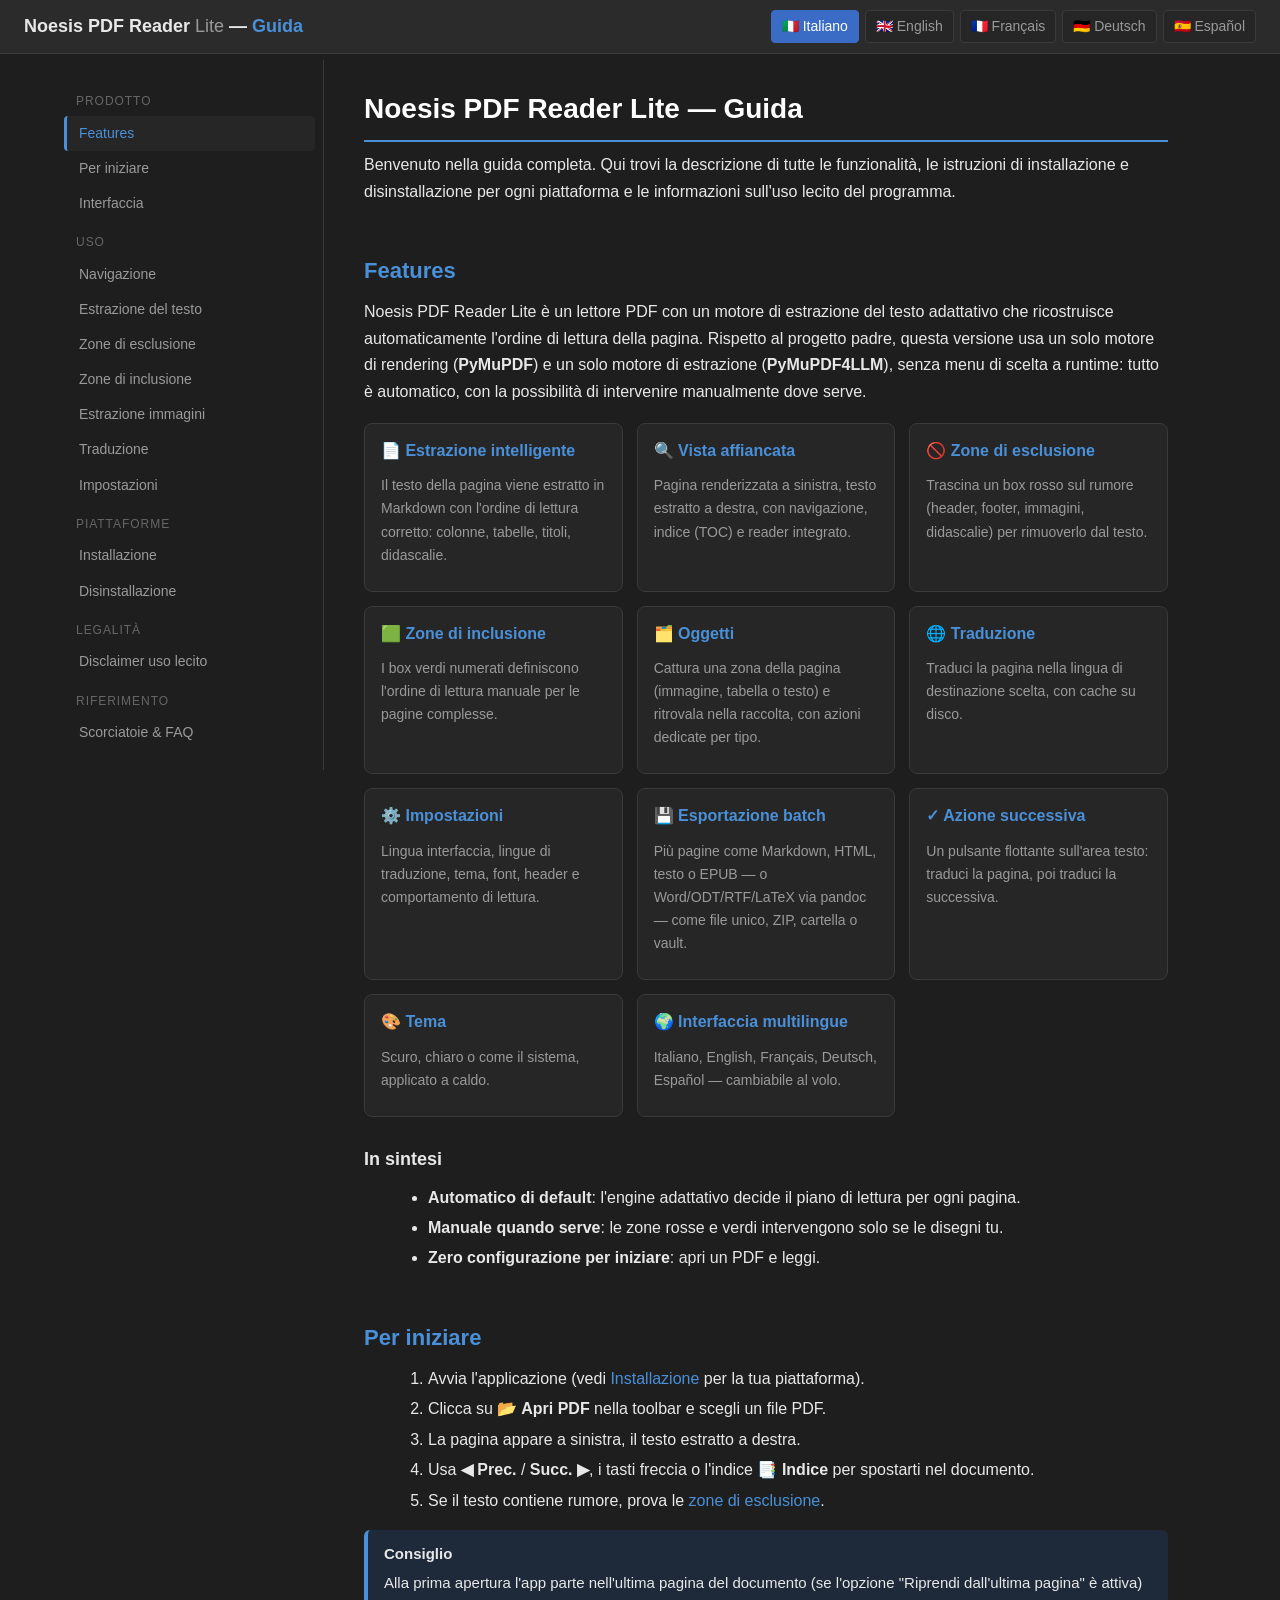
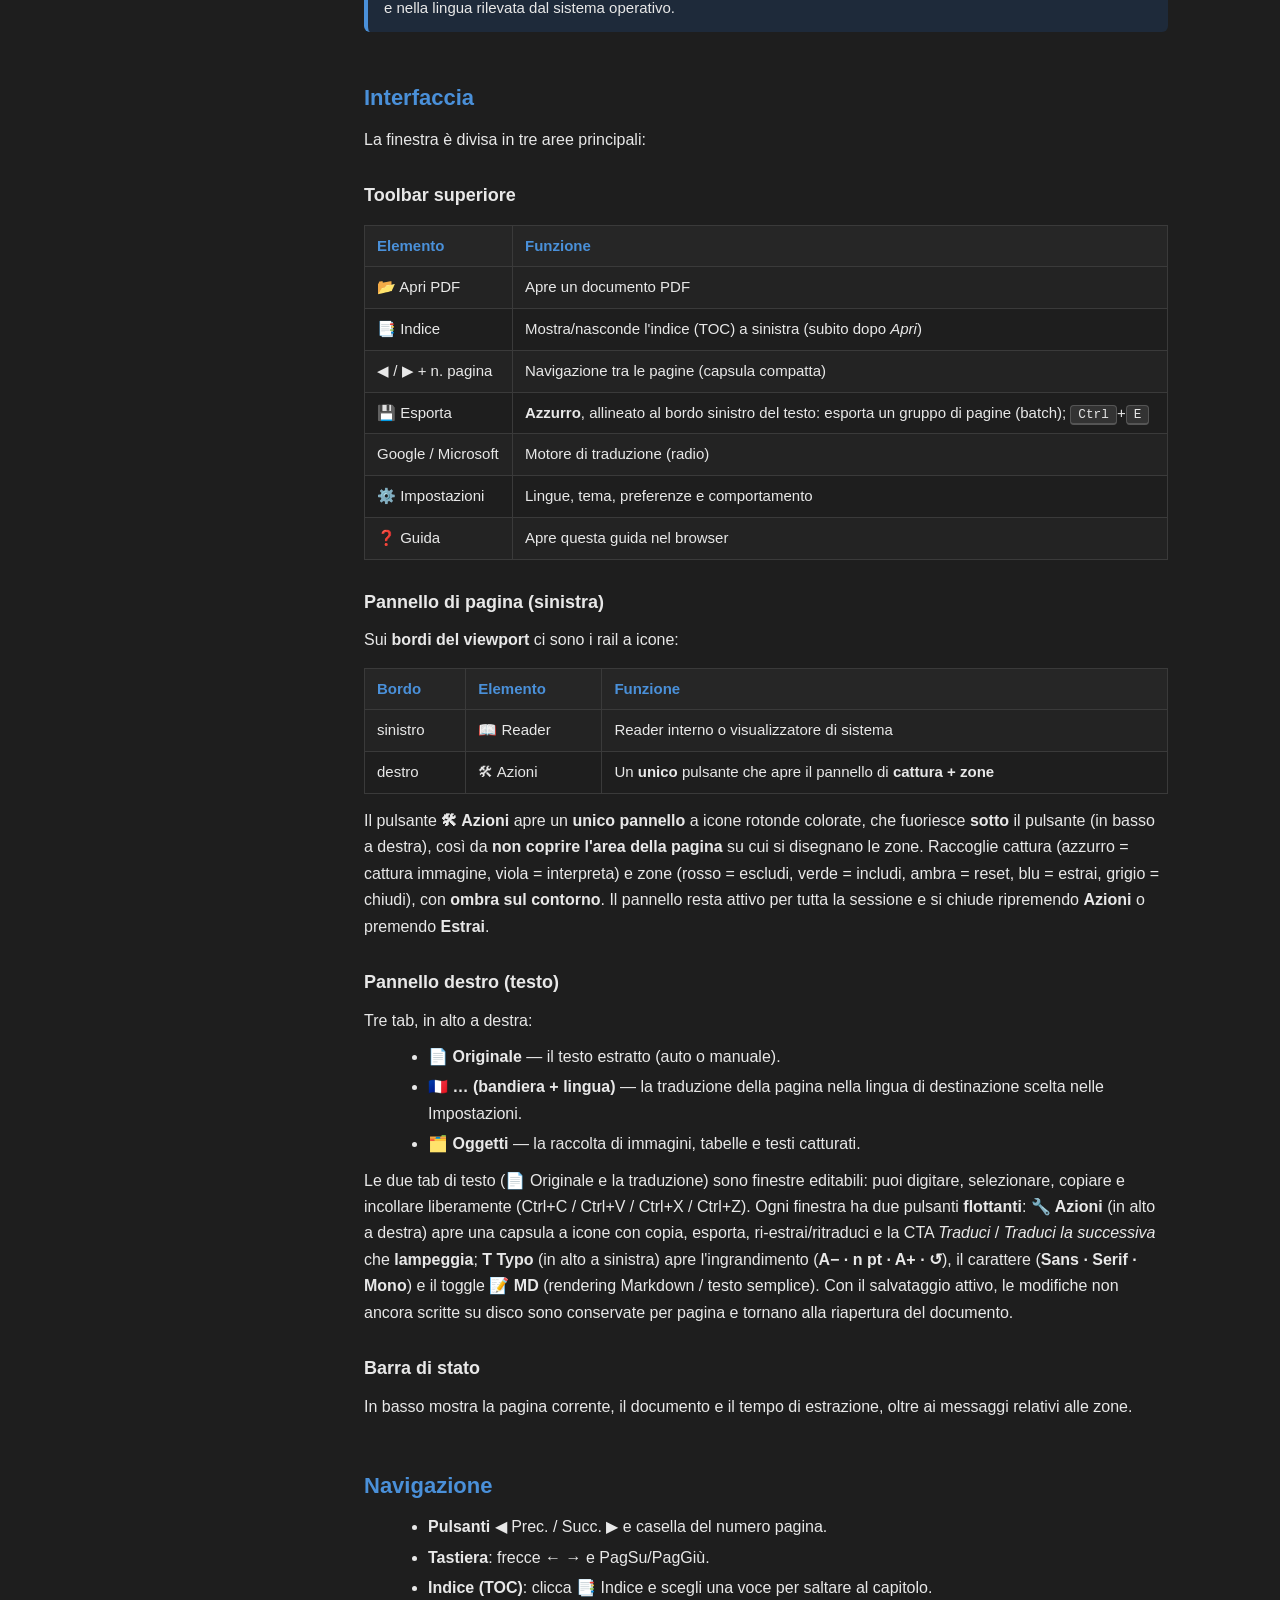
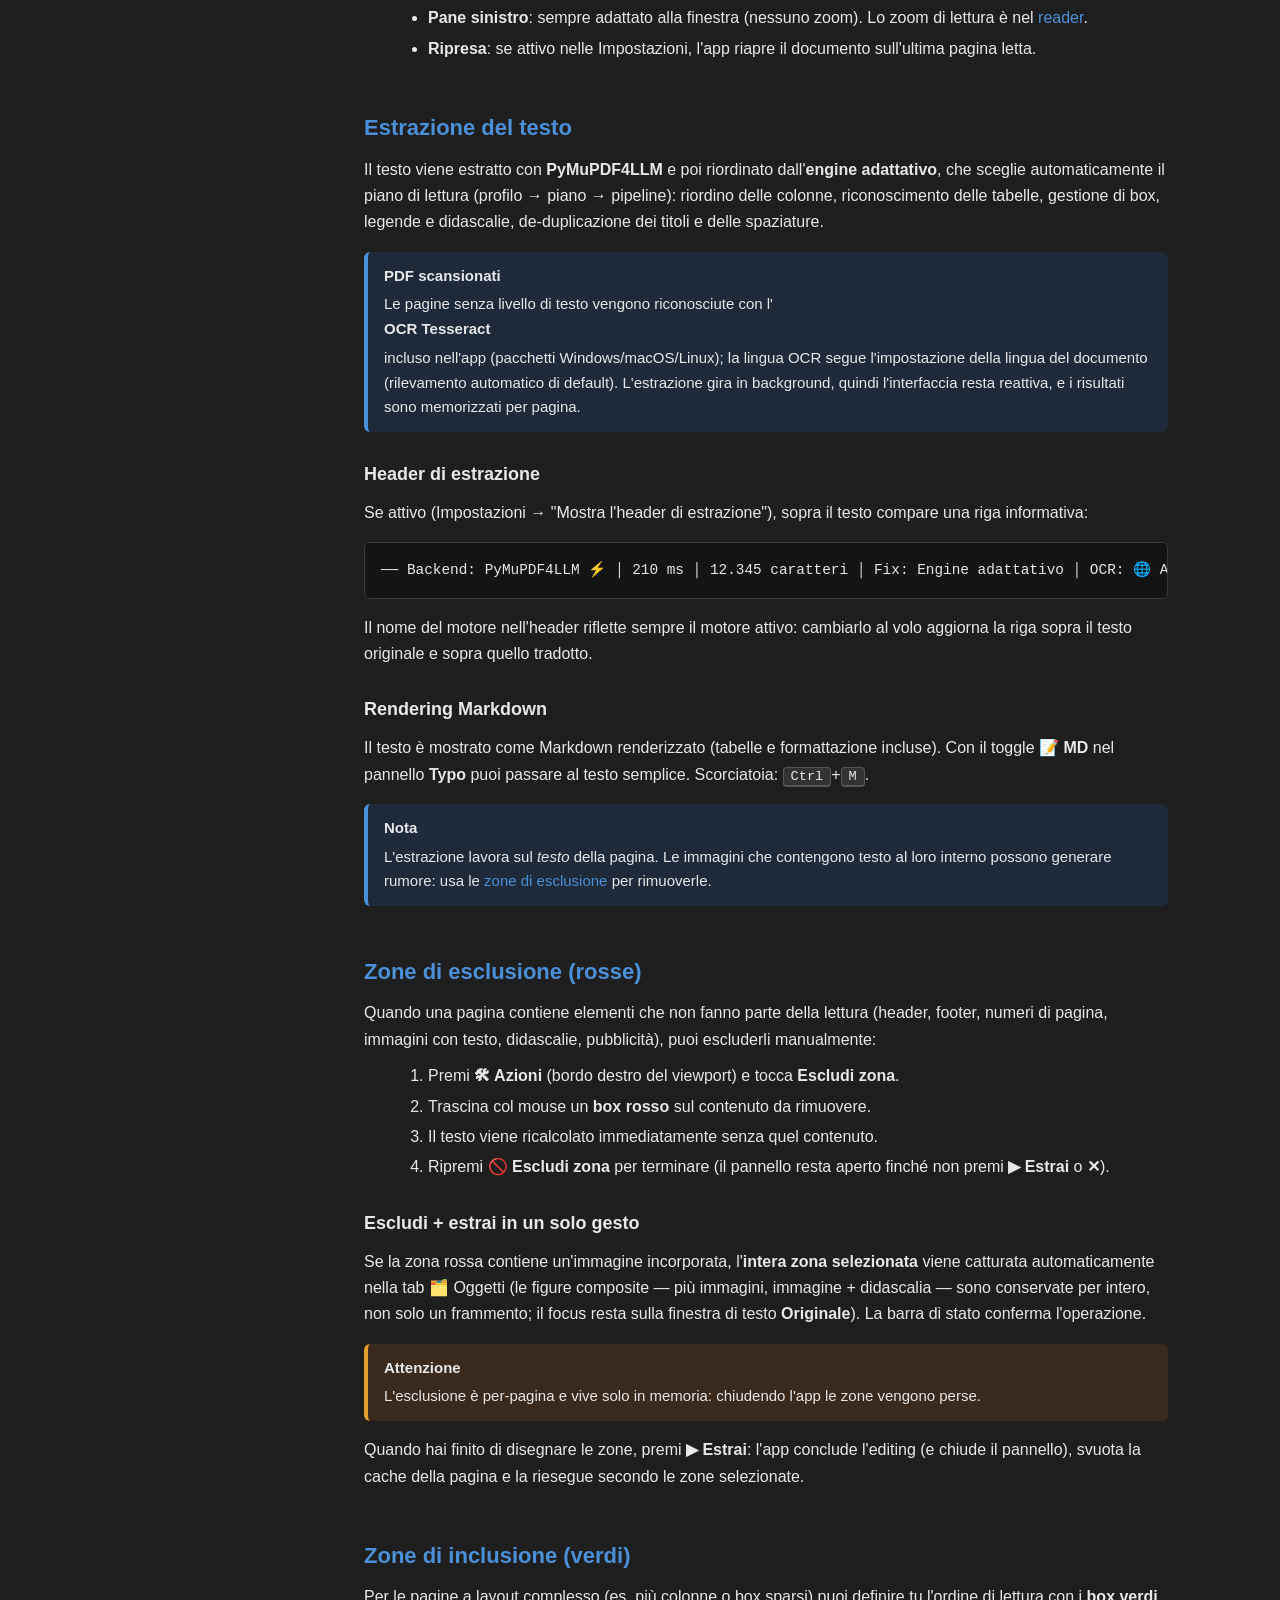
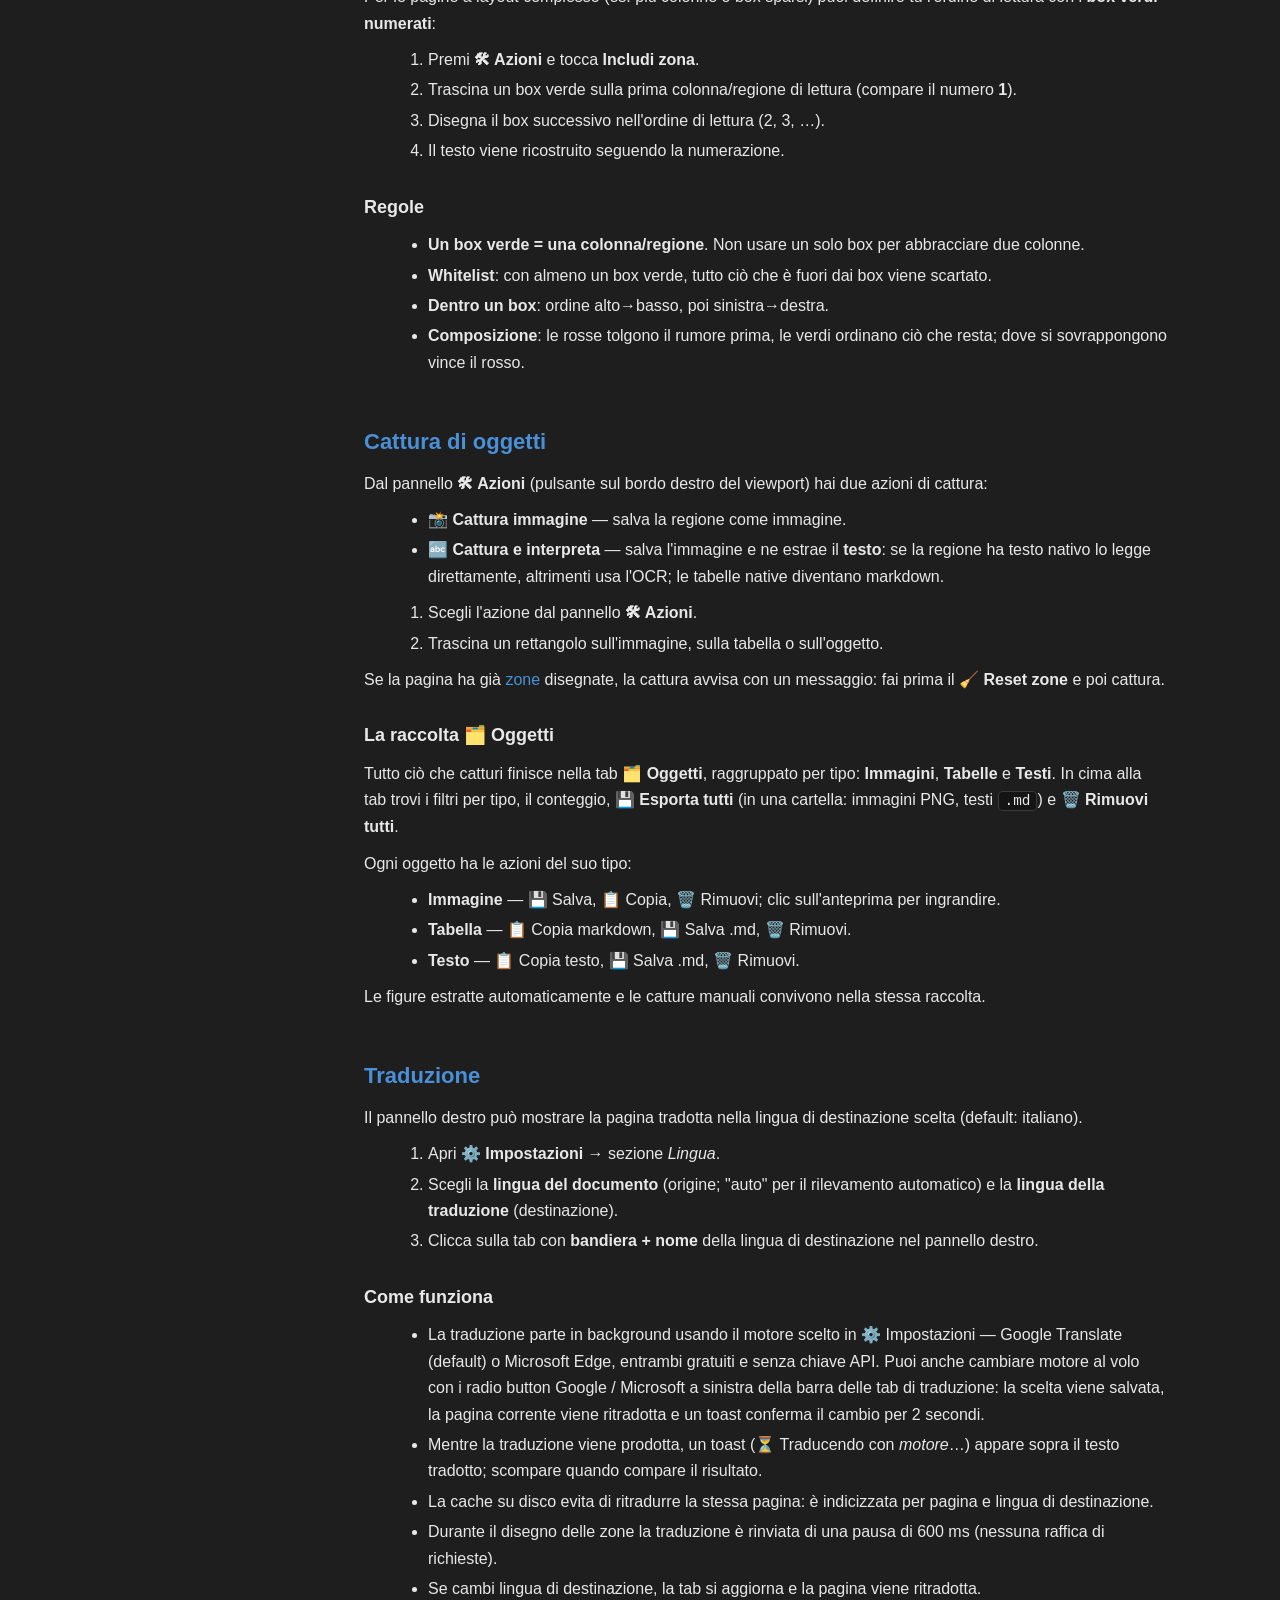
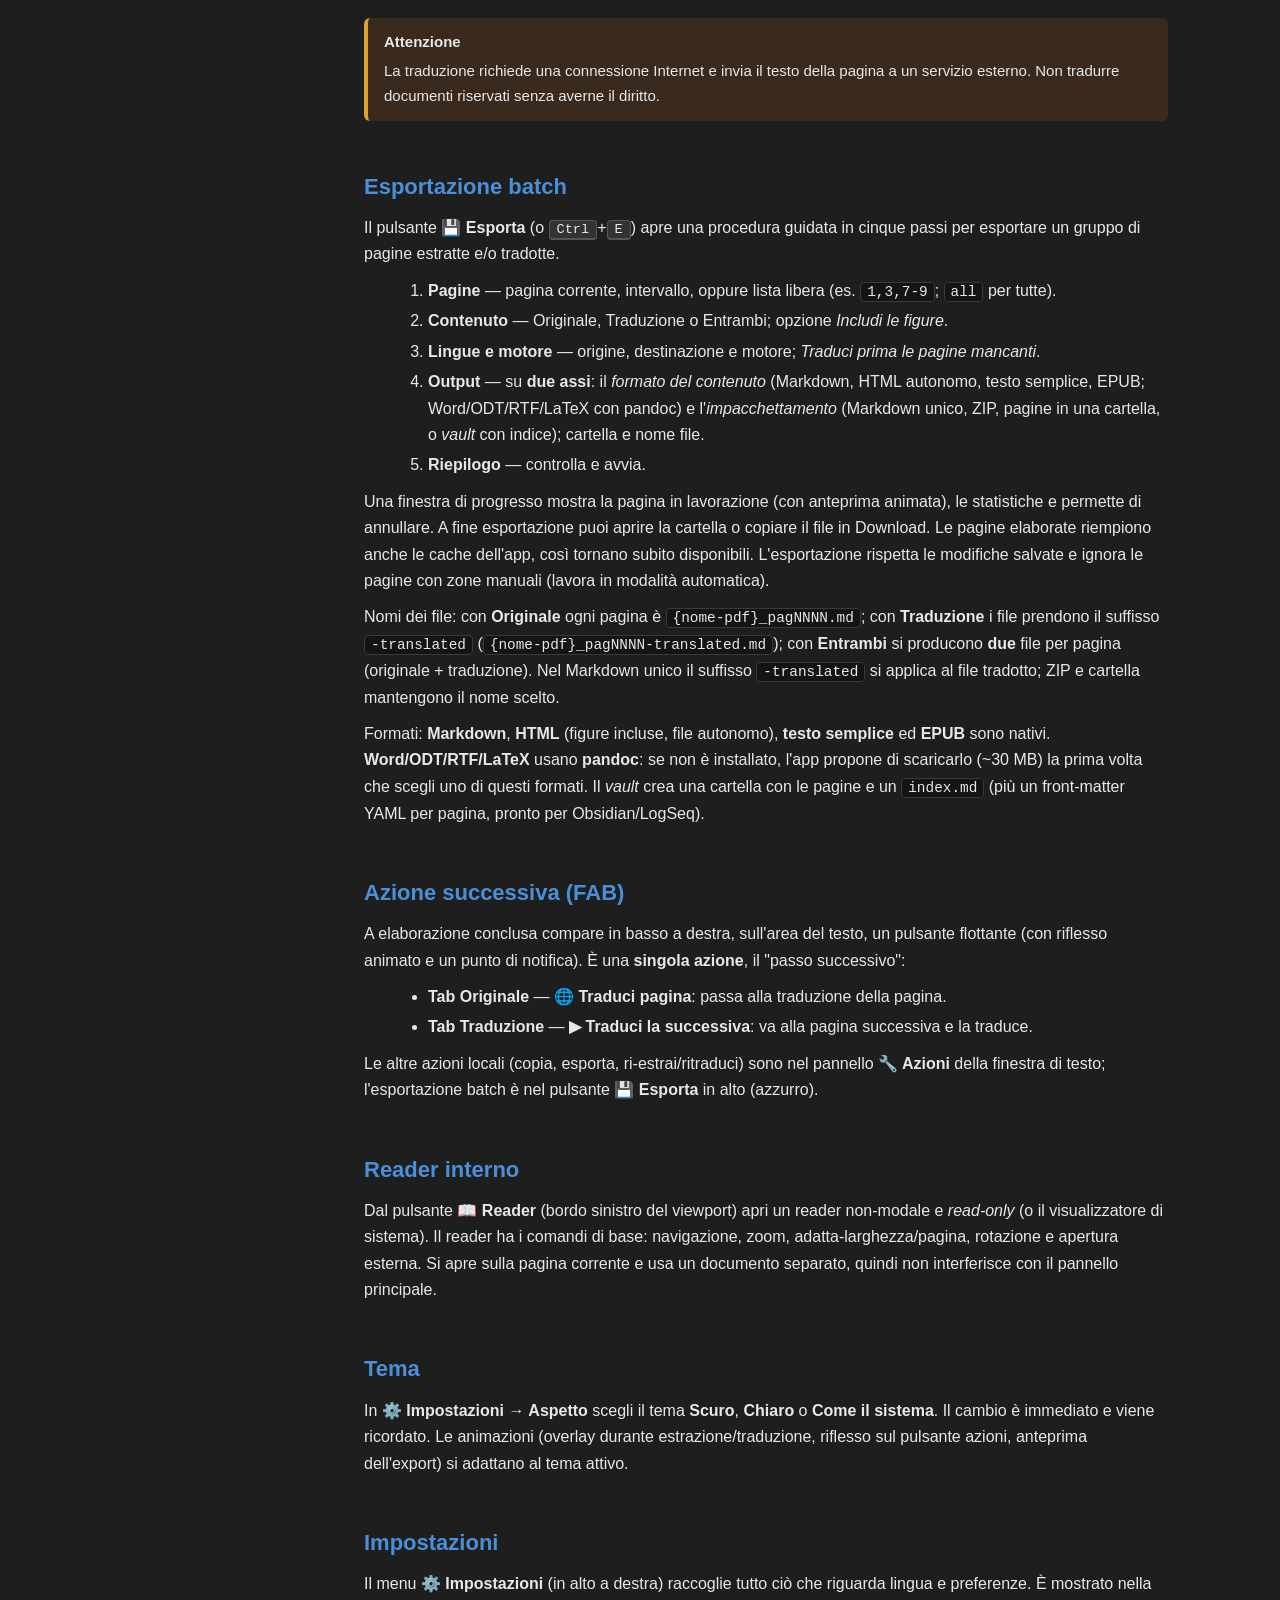
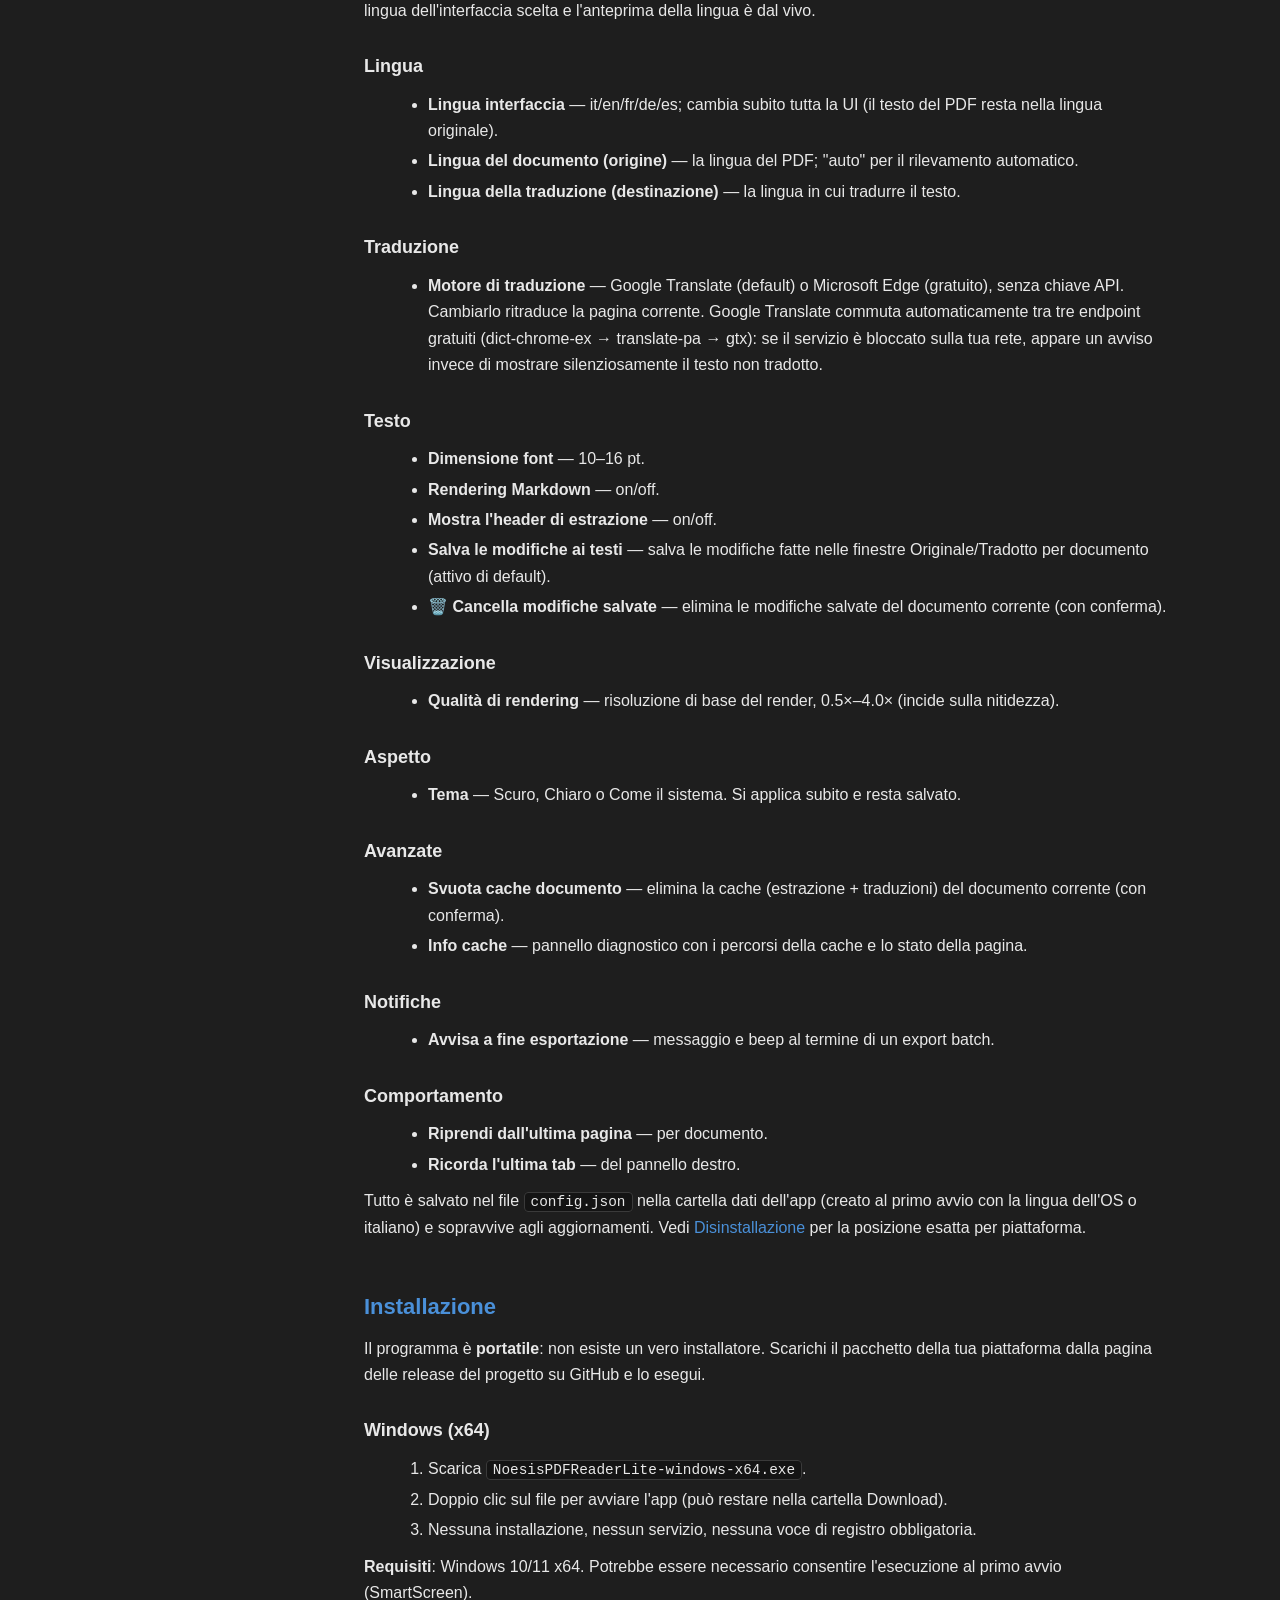
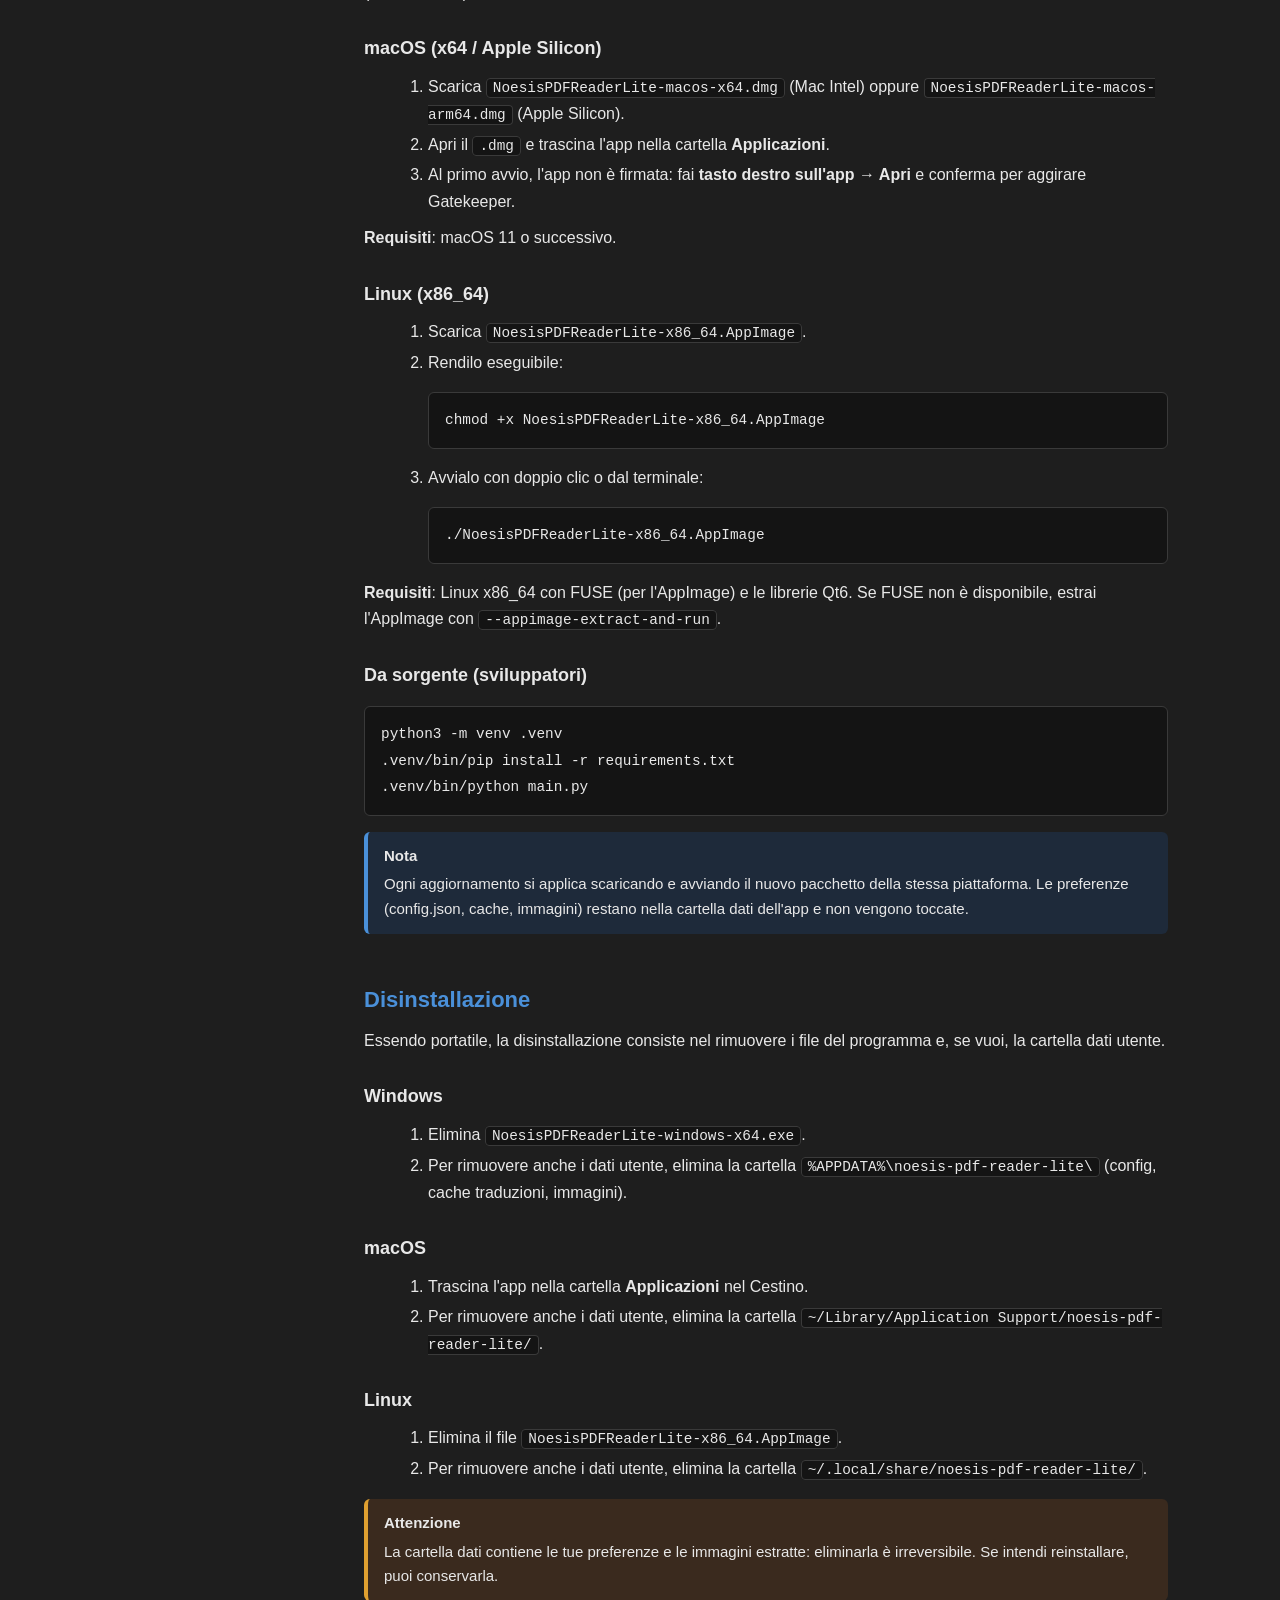
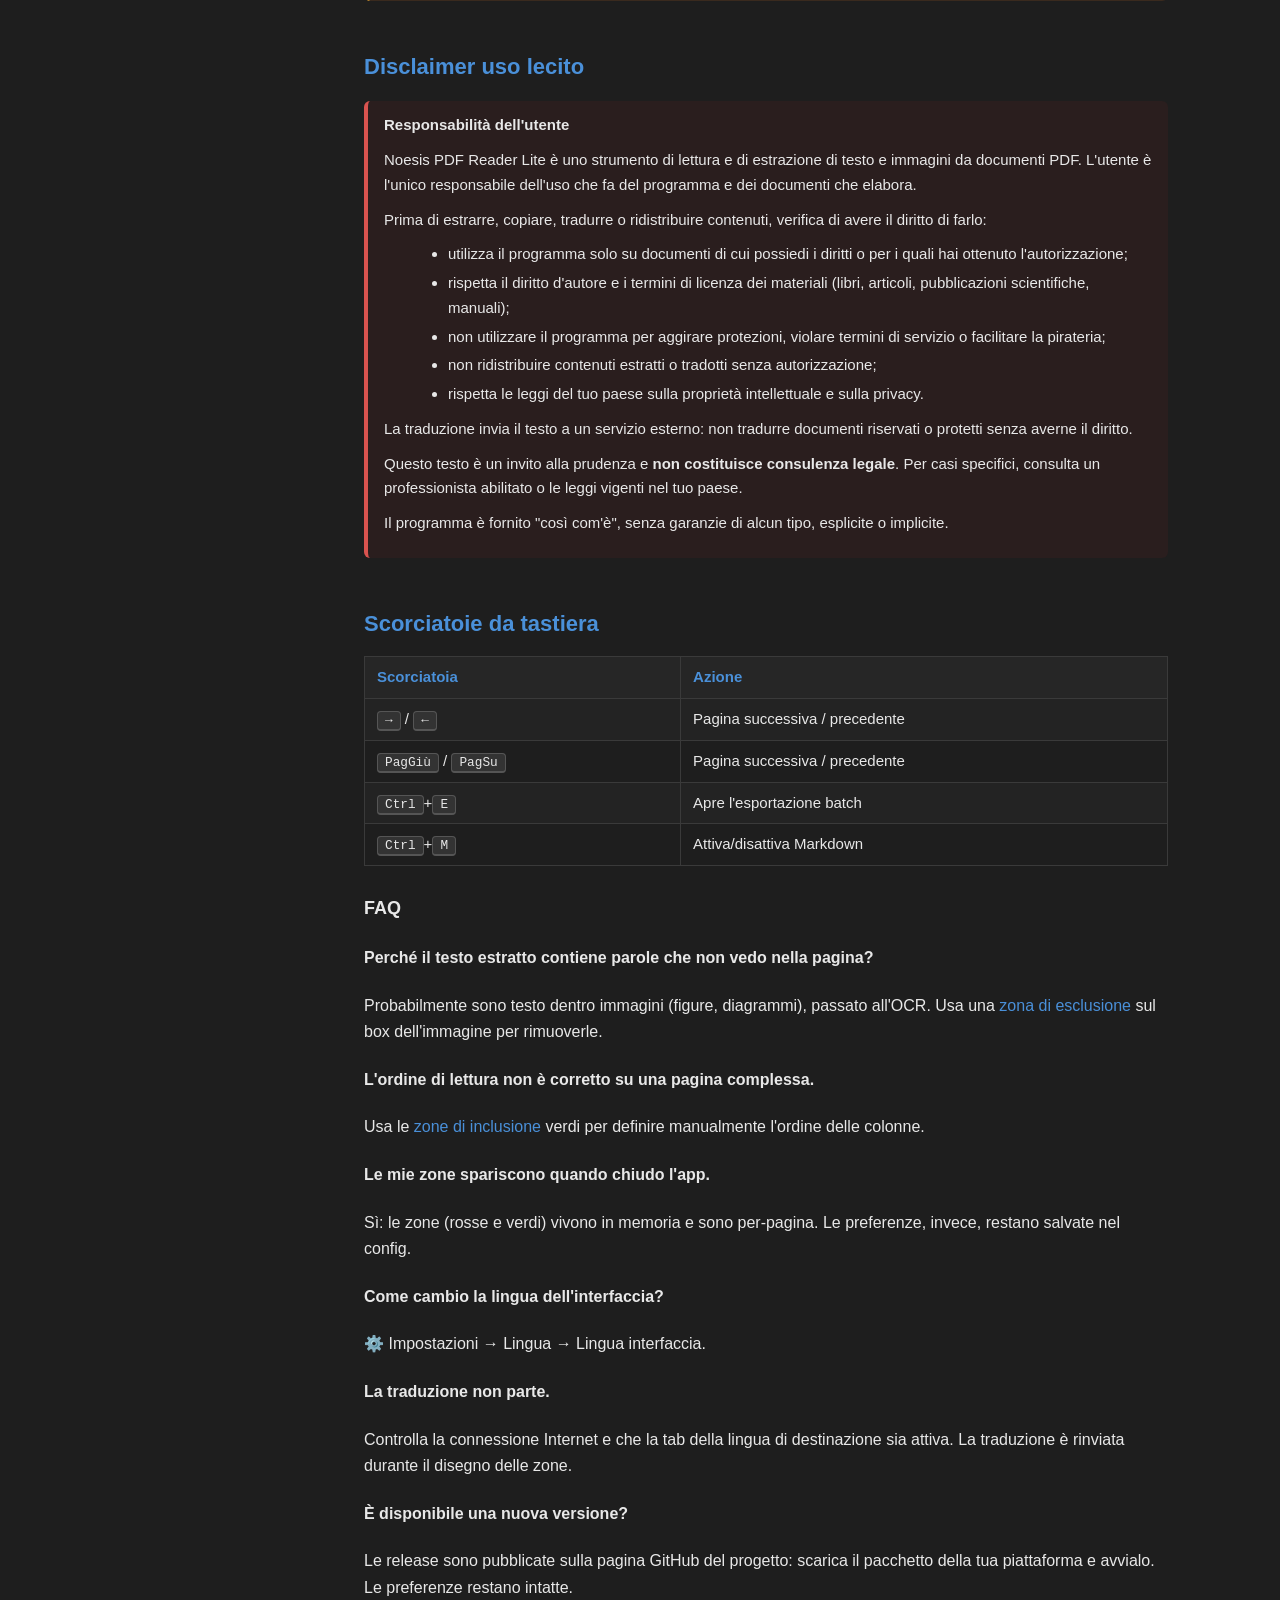
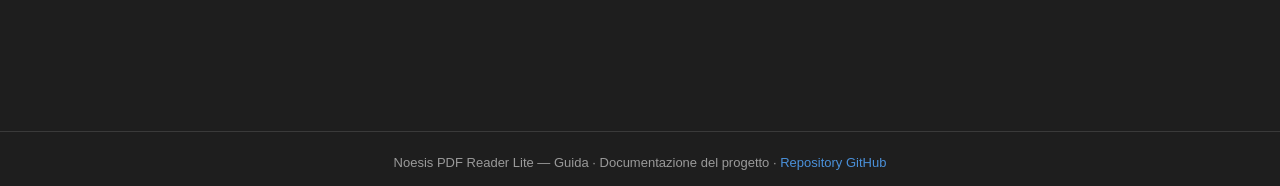
<file: docs/help/it/index.html>
<!DOCTYPE html>
<html lang="it">
<head>
  <meta charset="utf-8">
  <meta name="viewport" content="width=device-width, initial-scale=1">
  <title>Guida — Noesis PDF Reader Lite</title>
  <link rel="stylesheet" href="../css/help.css">
</head>
<body>

  <header class="topbar">
    <div class="brand">Noesis PDF Reader <span class="lite">Lite</span> — <em>Guida</em></div>
    <div class="lang-switch">
      <a href="../it/" class="active" lang="it">🇮🇹 Italiano</a>
      <a href="../en/" lang="en">🇬🇧 English</a>
      <a href="../fr/" lang="fr">🇫🇷 Français</a>
      <a href="../de/" lang="de">🇩🇪 Deutsch</a>
      <a href="../es/" lang="es">🇪🇸 Español</a>
    </div>
  </header>

  <div class="wrap">
    <nav class="sidebar">
      <div class="group-label">Prodotto</div>
      <a href="#features">Features</a>
      <a href="#getting-started">Per iniziare</a>
      <a href="#interface">Interfaccia</a>
      <div class="group-label">Uso</div>
      <a href="#navigation">Navigazione</a>
      <a href="#extraction">Estrazione del testo</a>
      <a href="#zones-exclude">Zone di esclusione</a>
      <a href="#zones-include">Zone di inclusione</a>
      <a href="#images">Estrazione immagini</a>
      <a href="#translation">Traduzione</a>
      <a href="#settings">Impostazioni</a>
      <div class="group-label">Piattaforme</div>
      <a href="#install">Installazione</a>
      <a href="#uninstall">Disinstallazione</a>
      <div class="group-label">Legalità</div>
      <a href="#legal">Disclaimer uso lecito</a>
      <div class="group-label">Riferimento</div>
      <a href="#shortcuts">Scorciatoie &amp; FAQ</a>
    </nav>

    <main class="content">
      <h1>Noesis PDF Reader Lite — Guida</h1>
      <p>Benvenuto nella guida completa. Qui trovi la descrizione di tutte le
      funzionalità, le istruzioni di installazione e disinstallazione per ogni
      piattaforma e le informazioni sull'uso lecito del programma.</p>

      <!-- ═══════════════ PRODOTTO ═══════════════ -->

      <h2 id="features">Features</h2>
      <p>Noesis PDF Reader Lite è un lettore PDF con un motore di estrazione
      del testo adattativo che ricostruisce automaticamente l'ordine di
      lettura della pagina. Rispetto al progetto padre, questa versione usa un
      solo motore di rendering (<strong>PyMuPDF</strong>) e un solo motore di
      estrazione (<strong>PyMuPDF4LLM</strong>), senza menu di scelta a
      runtime: tutto è automatico, con la possibilità di intervenire
      manualmente dove serve.</p>

      <div class="cards">
        <div class="card"><h4>📄 Estrazione intelligente</h4><p>Il testo della
          pagina viene estratto in Markdown con l'ordine di lettura corretto:
          colonne, tabelle, titoli, didascalie.</p></div>
        <div class="card"><h4>🔍 Vista affiancata</h4><p>Pagina renderizzata a
          sinistra, testo estratto a destra, con navigazione, indice (TOC) e
          reader integrato.</p></div>
        <div class="card"><h4>🚫 Zone di esclusione</h4><p>Trascina un box
          rosso sul rumore (header, footer, immagini, didascalie) per
          rimuoverlo dal testo.</p></div>
        <div class="card"><h4>🟩 Zone di inclusione</h4><p>I box verdi numerati
          definiscono l'ordine di lettura manuale per le pagine complesse.</p></div>
        <div class="card"><h4>🗂️ Oggetti</h4><p>Cattura una zona della pagina
          (immagine, tabella o testo) e ritrovala nella raccolta, con azioni
          dedicate per tipo.</p></div>
        <div class="card"><h4>🌐 Traduzione</h4><p>Traduci la pagina nella
          lingua di destinazione scelta, con cache su disco.</p></div>
        <div class="card"><h4>⚙️ Impostazioni</h4><p>Lingua interfaccia,
          lingue di traduzione, tema, font, header e comportamento di
          lettura.</p></div>
        <div class="card"><h4>💾 Esportazione batch</h4><p>Più pagine come
          Markdown, HTML, testo o EPUB — o Word/ODT/RTF/LaTeX via pandoc — come
          file unico, ZIP, cartella o vault.</p></div>
        <div class="card"><h4>✓ Azione successiva</h4><p>Un pulsante flottante
          sull'area testo: traduci la pagina, poi traduci la successiva.</p></div>
        <div class="card"><h4>🎨 Tema</h4><p>Scuro, chiaro o come il sistema,
          applicato a caldo.</p></div>
        <div class="card"><h4>🌍 Interfaccia multilingue</h4><p>Italiano,
          English, Français, Deutsch, Español — cambiabile al volo.</p></div>
      </div>

      <h3>In sintesi</h3>
      <ul>
        <li><strong>Automatico di default</strong>: l'engine adattativo decide
          il piano di lettura per ogni pagina.</li>
        <li><strong>Manuale quando serve</strong>: le zone rosse e verdi
          intervengono solo se le disegni tu.</li>
        <li><strong>Zero configurazione per iniziare</strong>: apri un PDF e
          leggi.</li>
      </ul>

      <!-- ═══════════════ PER INIZIARE ═══════════════ -->

      <h2 id="getting-started">Per iniziare</h2>
      <ol>
        <li>Avvia l'applicazione (vedi <a href="#install">Installazione</a>
          per la tua piattaforma).</li>
        <li>Clicca su <strong>📂 Apri PDF</strong> nella toolbar e scegli un
          file PDF.</li>
        <li>La pagina appare a sinistra, il testo estratto a destra.</li>
        <li>Usa <strong>◀ Prec.</strong> / <strong>Succ. ▶</strong>, i tasti
          freccia o l'indice <strong>📑 Indice</strong> per spostarti nel
          documento.</li>
        <li>Se il testo contiene rumore, prova le
          <a href="#zones-exclude">zone di esclusione</a>.</li>
      </ol>

      <div class="note"><strong>Consiglio</strong> Alla prima apertura l'app
        parte nell'ultima pagina del documento (se l'opzione "Riprendi
        dall'ultima pagina" è attiva) e nella lingua rilevata dal sistema
        operativo.</div>

      <!-- ═══════════════ INTERFACCIA ═══════════════ -->

      <h2 id="interface">Interfaccia</h2>
      <p>La finestra è divisa in tre aree principali:</p>

      <h3>Toolbar superiore</h3>
      <table>
        <tr><th>Elemento</th><th>Funzione</th></tr>
        <tr><td>📂 Apri PDF</td><td>Apre un documento PDF</td></tr>
        <tr><td>📑 Indice</td><td>Mostra/nasconde l'indice (TOC) a sinistra (subito dopo <em>Apri</em>)</td></tr>
        <tr><td>◀ / ▶ + n. pagina</td><td>Navigazione tra le pagine (capsula compatta)</td></tr>
        <tr><td>💾 Esporta</td><td><strong>Azzurro</strong>, allineato al bordo sinistro del testo: esporta un gruppo di pagine (batch); <kbd>Ctrl</kbd>+<kbd>E</kbd></td></tr>
        <tr><td>Google / Microsoft</td><td>Motore di traduzione (radio)</td></tr>
        <tr><td>⚙️ Impostazioni</td><td>Lingue, tema, preferenze e comportamento</td></tr>
        <tr><td>❓ Guida</td><td>Apre questa guida nel browser</td></tr>
      </table>

      <h3>Pannello di pagina (sinistra)</h3>
      <p>Sui <strong>bordi del viewport</strong> ci sono i rail a icone:</p>
      <table>
        <tr><th>Bordo</th><th>Elemento</th><th>Funzione</th></tr>
        <tr><td>sinistro</td><td>📖 Reader</td><td>Reader interno o visualizzatore di sistema</td></tr>
        <tr><td>destro</td><td>🛠 Azioni</td><td>Un <strong>unico</strong> pulsante che apre il pannello di <strong>cattura + zone</strong></td></tr>
      </table>
      <p>Il pulsante <strong>🛠 Azioni</strong> apre un <strong>unico pannello</strong>
      a icone rotonde colorate, che fuoriesce <strong>sotto</strong> il pulsante
      (in basso a destra), così da <strong>non coprire l'area della pagina</strong>
      su cui si disegnano le zone. Raccoglie cattura (azzurro = cattura
      immagine, viola = interpreta) e zone (rosso = escludi, verde = includi,
      ambra = reset, blu = estrai, grigio = chiudi), con <strong>ombra sul
      contorno</strong>. Il pannello resta attivo per tutta la sessione e si
      chiude ripremendo <strong>Azioni</strong> o premendo <strong>Estrai</strong>.</p>

      <h3>Pannello destro (testo)</h3>
      <p>Tre tab, in alto a destra:</p>
      <ul>
        <li><strong>📄 Originale</strong> — il testo estratto (auto o manuale).</li>
        <li><strong>🇫🇷 … (bandiera + lingua)</strong> — la traduzione della
          pagina nella lingua di destinazione scelta nelle Impostazioni.</li>
        <li><strong>🗂️ Oggetti</strong> — la raccolta di immagini, tabelle e
          testi catturati.</li>
      </ul>
      <p>Le due tab di testo (📄 Originale e la traduzione) sono finestre
      editabili: puoi digitare, selezionare, copiare e incollare liberamente
      (Ctrl+C / Ctrl+V / Ctrl+X / Ctrl+Z). Ogni finestra ha due pulsanti
      <strong>flottanti</strong>: <strong>🔧 Azioni</strong> (in alto a destra)
      apre una capsula a icone con copia, esporta, ri-estrai/ritraduci e la CTA
      <em>Traduci</em> / <em>Traduci la successiva</em> che
      <strong>lampeggia</strong>; <strong>T Typo</strong> (in alto a sinistra)
      apre l'ingrandimento (<strong>A− · n pt · A+ · ↺</strong>), il carattere
      (<strong>Sans · Serif · Mono</strong>) e il toggle <strong>📝 MD</strong>
      (rendering Markdown / testo semplice). Con il salvataggio attivo, le
      modifiche non ancora scritte su disco sono conservate per pagina e
      tornano alla riapertura del documento.</p>

      <h3>Barra di stato</h3>
      <p>In basso mostra la pagina corrente, il documento e il tempo di
      estrazione, oltre ai messaggi relativi alle zone.</p>

      <!-- ═══════════════ NAVIGAZIONE ═══════════════ -->

      <h2 id="navigation">Navigazione</h2>
      <ul>
        <li><strong>Pulsanti</strong> ◀ Prec. / Succ. ▶ e casella del numero pagina.</li>
        <li><strong>Tastiera</strong>: frecce ← → e PagSu/PagGiù.</li>
        <li><strong>Indice (TOC)</strong>: clicca 📑 Indice e scegli una voce
          per saltare al capitolo.</li>
        <li><strong>Pane sinistro</strong>: sempre adattato alla finestra
          (nessuno zoom). Lo zoom di lettura è nel <a href="#reader">reader</a>.</li>
        <li><strong>Ripresa</strong>: se attivo nelle Impostazioni, l'app
          riapre il documento sull'ultima pagina letta.</li>
      </ul>

      <!-- ═══════════════ ESTRAZIONE ═══════════════ -->

      <h2 id="extraction">Estrazione del testo</h2>
      <p>Il testo viene estratto con <strong>PyMuPDF4LLM</strong> e poi
      riordinato dall'<strong>engine adattativo</strong>, che sceglie
      automaticamente il piano di lettura (profilo → piano → pipeline):
      riordino delle colonne, riconoscimento delle tabelle, gestione di box,
      legende e didascalie, de-duplicazione dei titoli e delle spaziature.</p>

      <div class="note"><strong>PDF scansionati</strong> Le pagine senza
        livello di testo vengono riconosciute con l'<strong>OCR Tesseract</strong>
        incluso nell'app (pacchetti Windows/macOS/Linux); la lingua OCR segue
        l'impostazione della lingua del documento (rilevamento automatico di
        default). L'estrazione gira in background, quindi l'interfaccia resta
        reattiva, e i risultati sono memorizzati per pagina.</div>

      <h3>Header di estrazione</h3>
      <p>Se attivo (Impostazioni → "Mostra l'header di estrazione"), sopra il
      testo compare una riga informativa:</p>
      <pre><code>── Backend: PyMuPDF4LLM ⚡ │ 210 ms │ 12.345 caratteri │ Fix: Engine adattativo │ OCR: 🌐 Auto │ Trad: Google Translate ──</code></pre>
      <p>Il nome del motore nell'header riflette sempre il motore
      attivo: cambiarlo al volo aggiorna la riga sopra il testo originale e
      sopra quello tradotto.</p>

      <h3>Rendering Markdown</h3>
      <p>Il testo è mostrato come Markdown renderizzato (tabelle e formattazione
      incluse). Con il toggle <strong>📝 MD</strong> nel pannello
      <strong>Typo</strong> puoi passare al testo semplice.
      Scorciatoia: <kbd>Ctrl</kbd>+<kbd>M</kbd>.</p>

      <div class="note"><strong>Nota</strong> L'estrazione lavora sul
        <em>testo</em> della pagina. Le immagini che contengono testo al loro
        interno possono generare rumore: usa le
        <a href="#zones-exclude">zone di esclusione</a> per rimuoverle.</div>

      <!-- ═══════════════ ZONE DI ESCLUSIONE ═══════════════ -->

      <h2 id="zones-exclude">Zone di esclusione (rosse)</h2>
      <p>Quando una pagina contiene elementi che non fanno parte della lettura
      (header, footer, numeri di pagina, immagini con testo, didascalie,
      pubblicità), puoi escluderli manualmente:</p>
      <ol>
        <li>Premi <strong>🛠 Azioni</strong> (bordo destro del viewport) e tocca
          <strong>Escludi zona</strong>.</li>
        <li>Trascina col mouse un <strong>box rosso</strong> sul contenuto da
          rimuovere.</li>
        <li>Il testo viene ricalcolato immediatamente senza quel contenuto.</li>
        <li>Ripremi <strong>🚫 Escludi zona</strong> per terminare (il pannello
          resta aperto finché non premi <strong>▶ Estrai</strong> o
          <strong>✕</strong>).</li>
      </ol>

      <h3>Escludi + estrai in un solo gesto</h3>
      <p>Se la zona rossa contiene un'immagine incorporata, l'<strong>intera
      zona selezionata</strong> viene catturata automaticamente nella tab
      🗂️ Oggetti (le figure composite — più immagini, immagine + didascalia
      — sono conservate per intero, non solo un frammento; il focus resta
      sulla finestra di testo <strong>Originale</strong>). La barra di stato
      conferma l'operazione.</p>

      <div class="warning"><strong>Attenzione</strong> L'esclusione è
        per-pagina e vive solo in memoria: chiudendo l'app le zone vengono
        perse.</div>

      <p>Quando hai finito di disegnare le zone, premi <strong>▶ Estrai</strong>:
      l'app conclude l'editing (e chiude il pannello), svuota la cache della
      pagina e la riesegue secondo le zone selezionate.</p>

      <!-- ═══════════════ ZONE DI INCLUSIONE ═══════════════ -->

      <h2 id="zones-include">Zone di inclusione (verdi)</h2>
      <p>Per le pagine a layout complesso (es. più colonne o box sparsi) puoi
      definire tu l'ordine di lettura con i <strong>box verdi numerati</strong>:</p>
      <ol>
        <li>Premi <strong>🛠 Azioni</strong> e tocca
          <strong>Includi zona</strong>.</li>
        <li>Trascina un box verde sulla prima colonna/regione di lettura
          (compare il numero <strong>1</strong>).</li>
        <li>Disegna il box successivo nell'ordine di lettura (2, 3, …).</li>
        <li>Il testo viene ricostruito seguendo la numerazione.</li>
      </ol>

      <h3>Regole</h3>
      <ul>
        <li><strong>Un box verde = una colonna/regione</strong>. Non usare un
          solo box per abbracciare due colonne.</li>
        <li><strong>Whitelist</strong>: con almeno un box verde, tutto ciò che
          è fuori dai box viene scartato.</li>
        <li><strong>Dentro un box</strong>: ordine alto→basso, poi
          sinistra→destra.</li>
        <li><strong>Composizione</strong>: le rosse tolgono il rumore prima,
          le verdi ordinano ciò che resta; dove si sovrappongono vince il rosso.</li>
      </ul>

      <!-- ═══════════════ ESTRAZIONE IMMAGINI ═══════════════ -->

      <h2 id="images">Cattura di oggetti</h2>
      <p>Dal pannello <strong>🛠 Azioni</strong> (pulsante sul bordo destro del
      viewport) hai due azioni di cattura:</p>
      <ul>
        <li><strong>📸 Cattura immagine</strong> — salva la regione come
          immagine.</li>
        <li><strong>🔤 Cattura e interpreta</strong> — salva l'immagine e ne
          estrae il <strong>testo</strong>: se la regione ha testo nativo lo
          legge direttamente, altrimenti usa l'OCR; le tabelle native diventano
          markdown.</li>
      </ul>
      <ol>
        <li>Scegli l'azione dal pannello <strong>🛠 Azioni</strong>.</li>
        <li>Trascina un rettangolo sull'immagine, sulla tabella o
          sull'oggetto.</li>
      </ol>
      <p>Se la pagina ha già <a href="#zones-exclude">zone</a> disegnate, la
      cattura avvisa con un messaggio: fai prima il <strong>🧹 Reset
      zone</strong> e poi cattura.</p>

      <h3>La raccolta 🗂️ Oggetti</h3>
      <p>Tutto ciò che catturi finisce nella tab <strong>🗂️ Oggetti</strong>,
      raggruppato per tipo: <strong>Immagini</strong>, <strong>Tabelle</strong>
      e <strong>Testi</strong>. In cima alla tab trovi i filtri per tipo, il
      conteggio, <strong>💾 Esporta tutti</strong> (in una cartella: immagini
      PNG, testi <code>.md</code>) e <strong>🗑️ Rimuovi tutti</strong>.</p>
      <p>Ogni oggetto ha le azioni del suo tipo:</p>
      <ul>
        <li><strong>Immagine</strong> — 💾 Salva, 📋 Copia, 🗑️ Rimuovi; clic
          sull'anteprima per ingrandire.</li>
        <li><strong>Tabella</strong> — 📋 Copia markdown, 💾 Salva .md, 🗑️
          Rimuovi.</li>
        <li><strong>Testo</strong> — 📋 Copia testo, 💾 Salva .md, 🗑️ Rimuovi.</li>
      </ul>
      <p>Le figure estratte automaticamente e le catture manuali convivono nella
      stessa raccolta.</p>

      <!-- ═══════════════ TRADUZIONE ═══════════════ -->

      <h2 id="translation">Traduzione</h2>
      <p>Il pannello destro può mostrare la pagina tradotta nella lingua di
      destinazione scelta (default: italiano).</p>
      <ol>
        <li>Apri <strong>⚙️ Impostazioni</strong> → sezione <em>Lingua</em>.</li>
        <li>Scegli la <strong>lingua del documento</strong> (origine; "auto"
          per il rilevamento automatico) e la <strong>lingua della
          traduzione</strong> (destinazione).</li>
        <li>Clicca sulla tab con <strong>bandiera + nome</strong> della lingua
          di destinazione nel pannello destro.</li>
      </ol>

      <h3>Come funziona</h3>
      <ul>
        <li>La traduzione parte in background usando il motore scelto in
          ⚙️ Impostazioni — Google Translate (default) o Microsoft Edge,
          entrambi gratuiti e senza chiave API. Puoi anche cambiare motore al
          volo con i radio button Google / Microsoft a sinistra della barra
          delle tab di traduzione: la scelta viene salvata, la pagina corrente
          viene ritradotta e un toast conferma il cambio per 2 secondi.</li>
        <li>Mentre la traduzione viene prodotta, un toast (⏳ Traducendo con <em>motore</em>…)
          appare sopra il testo tradotto; scompare quando compare il
          risultato.</li>
        <li>La cache su disco evita di ritradurre la stessa pagina: è indicizzata
          per pagina e lingua di destinazione.</li>
        <li>Durante il disegno delle zone la traduzione è rinviata di una
          pausa di 600 ms (nessuna raffica di richieste).</li>
        <li>Se cambi lingua di destinazione, la tab si aggiorna e la pagina
          viene ritradotta.</li>
      </ul>

      <div class="warning"><strong>Attenzione</strong> La traduzione richiede
        una connessione Internet e invia il testo della pagina a un servizio
        esterno. Non tradurre documenti riservati senza averne il diritto.</div>

      <!-- ═══════════════ AZIONI ED EXPORT ═══════════════ -->

      <h2 id="batch">Esportazione batch</h2>
      <p>Il pulsante <strong>💾 Esporta</strong> (o <kbd>Ctrl</kbd>+<kbd>E</kbd>)
      apre una procedura guidata in cinque passi per esportare un gruppo di
      pagine estratte e/o tradotte.</p>
      <ol>
        <li><strong>Pagine</strong> — pagina corrente, intervallo, oppure lista
          libera (es. <code>1,3,7-9</code>; <code>all</code> per tutte).</li>
        <li><strong>Contenuto</strong> — Originale, Traduzione o Entrambi;
          opzione <em>Includi le figure</em>.</li>
        <li><strong>Lingue e motore</strong> — origine, destinazione e motore;
          <em>Traduci prima le pagine mancanti</em>.</li>
        <li><strong>Output</strong> — su <strong>due assi</strong>: il
          <em>formato del contenuto</em> (Markdown, HTML autonomo, testo
          semplice, EPUB; Word/ODT/RTF/LaTeX con pandoc) e l'<em>impacchettamento</em>
          (Markdown unico, ZIP, pagine in una cartella, o <em>vault</em> con
          indice); cartella e nome file.</li>
        <li><strong>Riepilogo</strong> — controlla e avvia.</li>
      </ol>
      <p>Una finestra di progresso mostra la pagina in lavorazione (con
      anteprima animata), le statistiche e permette di annullare. A fine
      esportazione puoi aprire la cartella o copiare il file in Download. Le
      pagine elaborate riempiono anche le cache dell'app, così tornano subito
      disponibili. L'esportazione rispetta le modifiche salvate e ignora le
      pagine con zone manuali (lavora in modalità automatica).</p>
      <p>Nomi dei file: con <strong>Originale</strong> ogni pagina è
      <code>{nome-pdf}_pagNNNN.md</code>; con <strong>Traduzione</strong> i file
      prendono il suffisso <code>-translated</code>
      (<code>{nome-pdf}_pagNNNN-translated.md</code>); con
      <strong>Entrambi</strong> si producono <strong>due</strong> file per
      pagina (originale + traduzione). Nel Markdown unico il suffisso
      <code>-translated</code> si applica al file tradotto; ZIP e cartella
      mantengono il nome scelto.</p>
      <p>Formati: <strong>Markdown</strong>, <strong>HTML</strong> (figure
      incluse, file autonomo), <strong>testo semplice</strong> ed
      <strong>EPUB</strong> sono nativi. <strong>Word/ODT/RTF/LaTeX</strong>
      usano <strong>pandoc</strong>: se non è installato, l'app propone di
      scaricarlo (~30&nbsp;MB) la prima volta che scegli uno di questi formati.
      Il <em>vault</em> crea una cartella con le pagine e un
      <code>index.md</code> (più un front-matter YAML per pagina, pronto per
      Obsidian/LogSeq).</p>

      <h2 id="page-actions">Azione successiva (FAB)</h2>
      <p>A elaborazione conclusa compare in basso a destra, sull'area del testo,
      un pulsante flottante (con riflesso animato e un punto di notifica). È una
      <strong>singola azione</strong>, il "passo successivo":</p>
      <ul>
        <li><strong>Tab Originale</strong> — <strong>🌐 Traduci pagina</strong>:
          passa alla traduzione della pagina.</li>
        <li><strong>Tab Traduzione</strong> — <strong>▶ Traduci la
          successiva</strong>: va alla pagina successiva e la traduce.</li>
      </ul>
      <p>Le altre azioni locali (copia, esporta, ri-estrai/ritraduci) sono nel
      pannello <strong>🔧 Azioni</strong> della finestra di testo; l'esportazione
      batch è nel pulsante <strong>💾 Esporta</strong> in alto (azzurro).</p>

      <h2 id="reader">Reader interno</h2>
      <p>Dal pulsante <strong>📖 Reader</strong> (bordo sinistro del viewport)
      apri un reader non-modale e
      <em>read-only</em> (o il visualizzatore di sistema). Il reader ha i comandi
      di base: navigazione, zoom, adatta-larghezza/pagina, rotazione e apertura
      esterna. Si apre sulla pagina corrente e usa un documento separato, quindi
      non interferisce con il pannello principale.</p>

      <h2 id="theme">Tema</h2>
      <p>In <strong>⚙️ Impostazioni → Aspetto</strong> scegli il tema
      <strong>Scuro</strong>, <strong>Chiaro</strong> o <strong>Come il
      sistema</strong>. Il cambio è immediato e viene ricordato. Le animazioni
      (overlay durante estrazione/traduzione, riflesso sul pulsante azioni,
      anteprima dell'export) si adattano al tema attivo.</p>

      <!-- ═══════════════ IMPOSTAZIONI ═══════════════ -->

      <h2 id="settings">Impostazioni</h2>
      <p>Il menu <strong>⚙️ Impostazioni</strong> (in alto a destra) raccoglie
      tutto ciò che riguarda lingua e preferenze. È mostrato nella lingua
      dell'interfaccia scelta e l'anteprima della lingua è dal vivo.</p>

      <h3>Lingua</h3>
      <ul>
        <li><strong>Lingua interfaccia</strong> — it/en/fr/de/es; cambia
          subito tutta la UI (il testo del PDF resta nella lingua originale).</li>
        <li><strong>Lingua del documento (origine)</strong> — la lingua del
          PDF; "auto" per il rilevamento automatico.</li>
        <li><strong>Lingua della traduzione (destinazione)</strong> — la
          lingua in cui tradurre il testo.</li>
      </ul>

      <h3>Traduzione</h3>
      <ul>
        <li><strong>Motore di traduzione</strong> — Google Translate (default)
          o Microsoft Edge (gratuito), senza chiave API. Cambiarlo ritraduce
          la pagina corrente. Google Translate commuta automaticamente tra
          tre endpoint gratuiti (dict-chrome-ex → translate-pa → gtx): se il servizio è
          bloccato sulla tua rete, appare un avviso invece di mostrare
          silenziosamente il testo non tradotto.</li>
      </ul>

      <h3>Testo</h3>
      <ul>
        <li><strong>Dimensione font</strong> — 10–16 pt.</li>
        <li><strong>Rendering Markdown</strong> — on/off.</li>
        <li><strong>Mostra l'header di estrazione</strong> — on/off.</li>
        <li><strong>Salva le modifiche ai testi</strong> — salva le modifiche
          fatte nelle finestre Originale/Tradotto per documento (attivo di
          default).</li>
        <li><strong>🗑️ Cancella modifiche salvate</strong> — elimina le
          modifiche salvate del documento corrente (con conferma).</li>
      </ul>

      <h3>Visualizzazione</h3>
      <ul>
        <li><strong>Qualità di rendering</strong> — risoluzione di base del
          render, 0.5×–4.0× (incide sulla nitidezza).</li>
      </ul>

      <h3>Aspetto</h3>
      <ul>
        <li><strong>Tema</strong> — Scuro, Chiaro o Come il sistema. Si applica
          subito e resta salvato.</li>
      </ul>

      <h3>Avanzate</h3>
      <ul>
        <li><strong>Svuota cache documento</strong> — elimina la cache
          (estrazione + traduzioni) del documento corrente (con conferma).</li>
        <li><strong>Info cache</strong> — pannello diagnostico con i percorsi
          della cache e lo stato della pagina.</li>
      </ul>

      <h3>Notifiche</h3>
      <ul>
        <li><strong>Avvisa a fine esportazione</strong> — messaggio e beep al
          termine di un export batch.</li>
      </ul>

      <h3>Comportamento</h3>
      <ul>
        <li><strong>Riprendi dall'ultima pagina</strong> — per documento.</li>
        <li><strong>Ricorda l'ultima tab</strong> — del pannello destro.</li>
      </ul>

      <p>Tutto è salvato nel file <code>config.json</code> nella cartella dati
      dell'app (creato al primo avvio con la lingua dell'OS o italiano) e
      sopravvive agli aggiornamenti. Vedi <a href="#uninstall">Disinstallazione</a>
      per la posizione esatta per piattaforma.</p>

      <!-- ═══════════════ INSTALLAZIONE ═══════════════ -->

      <h2 id="install">Installazione</h2>
      <p>Il programma è <strong>portatile</strong>: non esiste un vero
      installatore. Scarichi il pacchetto della tua piattaforma dalla pagina
      delle release del progetto su GitHub e lo esegui.</p>

      <h3>Windows (x64)</h3>
      <ol>
        <li>Scarica <code>NoesisPDFReaderLite-windows-x64.exe</code>.</li>
        <li>Doppio clic sul file per avviare l'app (può restare nella cartella
          Download).</li>
        <li>Nessuna installazione, nessun servizio, nessuna voce di registro
          obbligatoria.</li>
      </ol>
      <p><strong>Requisiti</strong>: Windows 10/11 x64. Potrebbe essere
      necessario consentire l'esecuzione al primo avvio (SmartScreen).</p>

      <h3>macOS (x64 / Apple Silicon)</h3>
      <ol>
        <li>Scarica <code>NoesisPDFReaderLite-macos-x64.dmg</code> (Mac Intel)
          oppure <code>NoesisPDFReaderLite-macos-arm64.dmg</code> (Apple
          Silicon).</li>
        <li>Apri il <code>.dmg</code> e trascina l'app nella cartella
          <strong>Applicazioni</strong>.</li>
        <li>Al primo avvio, l'app non è firmata: fai <strong>tasto destro
          sull'app → Apri</strong> e conferma per aggirare Gatekeeper.</li>
      </ol>
      <p><strong>Requisiti</strong>: macOS 11 o successivo.</p>

      <h3>Linux (x86_64)</h3>
      <ol>
        <li>Scarica <code>NoesisPDFReaderLite-x86_64.AppImage</code>.</li>
        <li>Rendilo eseguibile:
          <pre><code>chmod +x NoesisPDFReaderLite-x86_64.AppImage</code></pre></li>
        <li>Avvialo con doppio clic o dal terminale:
          <pre><code>./NoesisPDFReaderLite-x86_64.AppImage</code></pre></li>
      </ol>
      <p><strong>Requisiti</strong>: Linux x86_64 con FUSE (per l'AppImage) e
      le librerie Qt6. Se FUSE non è disponibile, estrai l'AppImage con
      <code>--appimage-extract-and-run</code>.</p>

      <h3>Da sorgente (sviluppatori)</h3>
      <pre><code>python3 -m venv .venv
.venv/bin/pip install -r requirements.txt
.venv/bin/python main.py</code></pre>

      <div class="note"><strong>Nota</strong> Ogni aggiornamento si applica
        scaricando e avviando il nuovo pacchetto della stessa piattaforma. Le
        preferenze (config.json, cache, immagini) restano nella cartella dati
        dell'app e non vengono toccate.</div>

      <!-- ═══════════════ DISINSTALLAZIONE ═══════════════ -->

      <h2 id="uninstall">Disinstallazione</h2>
      <p>Essendo portatile, la disinstallazione consiste nel rimuovere i file
      del programma e, se vuoi, la cartella dati utente.</p>

      <h3>Windows</h3>
      <ol>
        <li>Elimina <code>NoesisPDFReaderLite-windows-x64.exe</code>.</li>
        <li>Per rimuovere anche i dati utente, elimina la cartella
          <code>%APPDATA%\noesis-pdf-reader-lite\</code> (config, cache
          traduzioni, immagini).</li>
      </ol>

      <h3>macOS</h3>
      <ol>
        <li>Trascina l'app nella cartella <strong>Applicazioni</strong> nel
          Cestino.</li>
        <li>Per rimuovere anche i dati utente, elimina la cartella
          <code>~/Library/Application Support/noesis-pdf-reader-lite/</code>.</li>
      </ol>

      <h3>Linux</h3>
      <ol>
        <li>Elimina il file <code>NoesisPDFReaderLite-x86_64.AppImage</code>.</li>
        <li>Per rimuovere anche i dati utente, elimina la cartella
          <code>~/.local/share/noesis-pdf-reader-lite/</code>.</li>
      </ol>

      <div class="warning"><strong>Attenzione</strong> La cartella dati
        contiene le tue preferenze e le immagini estratte: eliminarla è
        irreversibile. Se intendi reinstallare, puoi conservarla.</div>

      <!-- ═══════════════ DISCLAIMER ═══════════════ -->

      <h2 id="legal">Disclaimer uso lecito</h2>
      <div class="legal">
        <strong>Responsabilità dell'utente</strong>
        <p>Noesis PDF Reader Lite è uno strumento di lettura e di estrazione di
        testo e immagini da documenti PDF. L'utente è l'unico responsabile
        dell'uso che fa del programma e dei documenti che elabora.</p>
        <p>Prima di estrarre, copiare, tradurre o ridistribuire contenuti,
        verifica di avere il diritto di farlo:</p>
        <ul>
          <li>utilizza il programma solo su documenti di cui possiedi i diritti
            o per i quali hai ottenuto l'autorizzazione;</li>
          <li>rispetta il diritto d'autore e i termini di licenza dei materiali
            (libri, articoli, pubblicazioni scientifiche, manuali);</li>
          <li>non utilizzare il programma per aggirare protezioni, violare
            termini di servizio o facilitare la pirateria;</li>
          <li>non ridistribuire contenuti estratti o tradotti senza
            autorizzazione;</li>
          <li>rispetta le leggi del tuo paese sulla proprietà intellettuale e
            sulla privacy.</li>
        </ul>
        <p>La traduzione invia il testo a un servizio esterno: non tradurre
        documenti riservati o protetti senza averne il diritto.</p>
        <p>Questo testo è un invito alla prudenza e <strong>non costituisce
        consulenza legale</strong>. Per casi specifici, consulta un
        professionista abilitato o le leggi vigenti nel tuo paese.</p>
        <p>Il programma è fornito "così com'è", senza garanzie di alcun tipo,
        esplicite o implicite.</p>
      </div>

      <!-- ═══════════════ SCORCIATOIE & FAQ ═══════════════ -->

      <h2 id="shortcuts">Scorciatoie da tastiera</h2>
      <table>
        <tr><th>Scorciatoia</th><th>Azione</th></tr>
        <tr><td><kbd>→</kbd> / <kbd>←</kbd></td><td>Pagina successiva / precedente</td></tr>
        <tr><td><kbd>PagGiù</kbd> / <kbd>PagSu</kbd></td><td>Pagina successiva / precedente</td></tr>
        <tr><td><kbd>Ctrl</kbd>+<kbd>E</kbd></td><td>Apre l'esportazione batch</td></tr>
        <tr><td><kbd>Ctrl</kbd>+<kbd>M</kbd></td><td>Attiva/disattiva Markdown</td></tr>
      </table>

      <h3>FAQ</h3>
      <h4>Perché il testo estratto contiene parole che non vedo nella pagina?</h4>
      <p>Probabilmente sono testo dentro immagini (figure, diagrammi), passato
      all'OCR. Usa una <a href="#zones-exclude">zona di esclusione</a> sul box
      dell'immagine per rimuoverle.</p>

      <h4>L'ordine di lettura non è corretto su una pagina complessa.</h4>
      <p>Usa le <a href="#zones-include">zone di inclusione</a> verdi per
      definire manualmente l'ordine delle colonne.</p>

      <h4>Le mie zone spariscono quando chiudo l'app.</h4>
      <p>Sì: le zone (rosse e verdi) vivono in memoria e sono per-pagina. Le
      preferenze, invece, restano salvate nel config.</p>

      <h4>Come cambio la lingua dell'interfaccia?</h4>
      <p>⚙️ Impostazioni → Lingua → Lingua interfaccia.</p>

      <h4>La traduzione non parte.</h4>
      <p>Controlla la connessione Internet e che la tab della lingua di
      destinazione sia attiva. La traduzione è rinviata durante il disegno
      delle zone.</p>

      <h4>È disponibile una nuova versione?</h4>
      <p>Le release sono pubblicate sulla pagina GitHub del progetto: scarica
      il pacchetto della tua piattaforma e avvialo. Le preferenze restano
      intatte.</p>
    </main>
  </div>

  <footer>
    Noesis PDF Reader Lite — Guida · Documentazione del progetto ·
    <a href="https://github.com/vigliafg/noesis-pdf-reader-lite">Repository GitHub</a>
  </footer>

  <script src="../js/help.js"></script>
</body>
</html>
</file>
<file: docs/help/css/help.css>
/* Noesis PDF Reader Lite — help site stylesheet (dark, matches the app) */

:root {
  --bg: #1e1e1e;
  --bg-panel: #262626;
  --bg-sidebar: #2b2b2b;
  --border: #3a3a3a;
  --text: #e8e8e8;
  --text-dim: #9a9a9a;
  --accent: #4a90d9;
  --accent-strong: #3a6bc5;
  --green: #4caf50;
  --red: #d9534f;
  --code-bg: #141414;
  --kbd-bg: #333;
}

* { box-sizing: border-box; }

html { scroll-behavior: smooth; }

body {
  margin: 0;
  font-family: 'Segoe UI', -apple-system, BlinkMacSystemFont, Roboto, sans-serif;
  background: var(--bg);
  color: var(--text);
  line-height: 1.65;
  font-size: 16px;
}

a { color: var(--accent); text-decoration: none; }
a:hover { text-decoration: underline; }

/* ── top bar ─────────────────────────────────────────── */

.topbar {
  position: sticky;
  top: 0;
  z-index: 10;
  display: flex;
  align-items: center;
  justify-content: space-between;
  gap: 12px;
  flex-wrap: wrap;
  padding: 10px 24px;
  background: var(--bg-sidebar);
  border-bottom: 1px solid var(--border);
}

.topbar .brand {
  font-size: 18px;
  font-weight: 600;
  color: var(--text);
}
.topbar .brand .lite { color: var(--text-dim); font-weight: 400; }
.topbar .brand em { font-style: normal; color: var(--accent); }

.lang-switch { display: flex; gap: 6px; }

.lang-switch a {
  padding: 4px 10px;
  border: 1px solid var(--border);
  border-radius: 4px;
  color: var(--text-dim);
  font-size: 14px;
  background: var(--bg-panel);
}
.lang-switch a:hover { border-color: var(--accent); color: var(--text); text-decoration: none; }
.lang-switch a.active {
  background: var(--accent-strong);
  border-color: var(--accent-strong);
  color: #fff;
}

/* ── layout ──────────────────────────────────────────── */

.wrap {
  display: flex;
  max-width: 1200px;
  margin: 0 auto;
  padding: 0 24px;
}

nav.sidebar {
  flex: 0 0 260px;
  position: sticky;
  top: 60px;
  align-self: flex-start;
  max-height: calc(100vh - 80px);
  overflow-y: auto;
  padding: 20px 8px 20px 0;
  border-right: 1px solid var(--border);
  margin-right: 32px;
}

nav.sidebar a {
  display: block;
  padding: 6px 12px;
  border-radius: 4px;
  color: var(--text-dim);
  font-size: 14px;
  border-left: 3px solid transparent;
}
nav.sidebar a:hover { background: var(--bg-panel); color: var(--text); text-decoration: none; }
nav.sidebar a.active {
  background: var(--bg-panel);
  color: var(--accent);
  border-left-color: var(--accent);
}

nav.sidebar .group-label {
  padding: 12px 12px 4px;
  font-size: 12px;
  text-transform: uppercase;
  letter-spacing: 0.08em;
  color: #666;
}

main.content {
  flex: 1 1 auto;
  min-width: 0;
  padding: 24px 8px 80px;
  max-width: 820px;
}

/* ── content ─────────────────────────────────────────── */

main.content h1 {
  font-size: 28px;
  margin: 8px 0 4px;
  color: #fff;
  border-bottom: 2px solid var(--accent);
  padding-bottom: 8px;
}

main.content h2 {
  font-size: 22px;
  margin: 48px 0 8px;
  color: var(--accent);
  scroll-margin-top: 72px;
}

main.content h3 {
  font-size: 18px;
  margin: 28px 0 6px;
  color: var(--text);
}

main.content p { margin: 10px 0; }

main.content ul, main.content ol { margin: 10px 0 10px 24px; }
main.content li { margin: 4px 0; }

main.content code {
  background: var(--code-bg);
  border: 1px solid var(--border);
  border-radius: 4px;
  padding: 1px 6px;
  font-size: 0.9em;
  font-family: 'Cascadia Code', Consolas, monospace;
}

main.content pre {
  background: var(--code-bg);
  border: 1px solid var(--border);
  border-radius: 6px;
  padding: 14px 16px;
  overflow-x: auto;
}
main.content pre code { background: none; border: none; padding: 0; }

kbd {
  background: var(--kbd-bg);
  border: 1px solid #555;
  border-bottom-width: 2px;
  border-radius: 4px;
  padding: 1px 7px;
  font-size: 0.85em;
  font-family: 'Cascadia Code', Consolas, monospace;
}

/* callouts */
.note, .warning, .legal {
  border-radius: 6px;
  padding: 12px 16px;
  margin: 16px 0;
  font-size: 15px;
}
.note { background: #1e2a3a; border-left: 4px solid var(--accent); }
.warning { background: #3a2a1e; border-left: 4px solid #e0a030; }
.legal { background: #2a1e1e; border-left: 4px solid var(--red); }

.note > strong, .warning > strong, .legal > strong { display: block; margin-bottom: 4px; }

/* tables */
main.content table {
  border-collapse: collapse;
  width: 100%;
  margin: 14px 0;
  font-size: 15px;
}
main.content th, main.content td {
  border: 1px solid var(--border);
  padding: 8px 12px;
  text-align: left;
}
main.content th { background: var(--bg-panel); color: var(--accent); }
main.content tr:nth-child(even) td { background: #232323; }

/* feature cards */
.cards { display: grid; grid-template-columns: repeat(auto-fit, minmax(220px, 1fr)); gap: 14px; margin: 18px 0; }
.card {
  background: var(--bg-panel);
  border: 1px solid var(--border);
  border-radius: 8px;
  padding: 14px 16px;
}
.card h4 { margin: 0 0 6px; color: var(--accent); font-size: 16px; }
.card p { margin: 0; font-size: 14px; color: var(--text-dim); }

/* footer */
footer {
  border-top: 1px solid var(--border);
  margin-top: 40px;
  padding: 20px 24px;
  color: var(--text-dim);
  font-size: 13px;
  text-align: center;
}

/* responsive */
@media (max-width: 900px) {
  .wrap { flex-direction: column; padding: 0 16px; }
  nav.sidebar {
    position: static;
    flex: none;
    max-height: none;
    border-right: none;
    border-bottom: 1px solid var(--border);
    margin-right: 0;
    display: flex;
    flex-wrap: wrap;
    gap: 2px;
    padding: 8px 0;
  }
  nav.sidebar a { border-left: none; }
  nav.sidebar .group-label { display: none; }
  main.content { padding: 16px 0 60px; }
}
</file>
